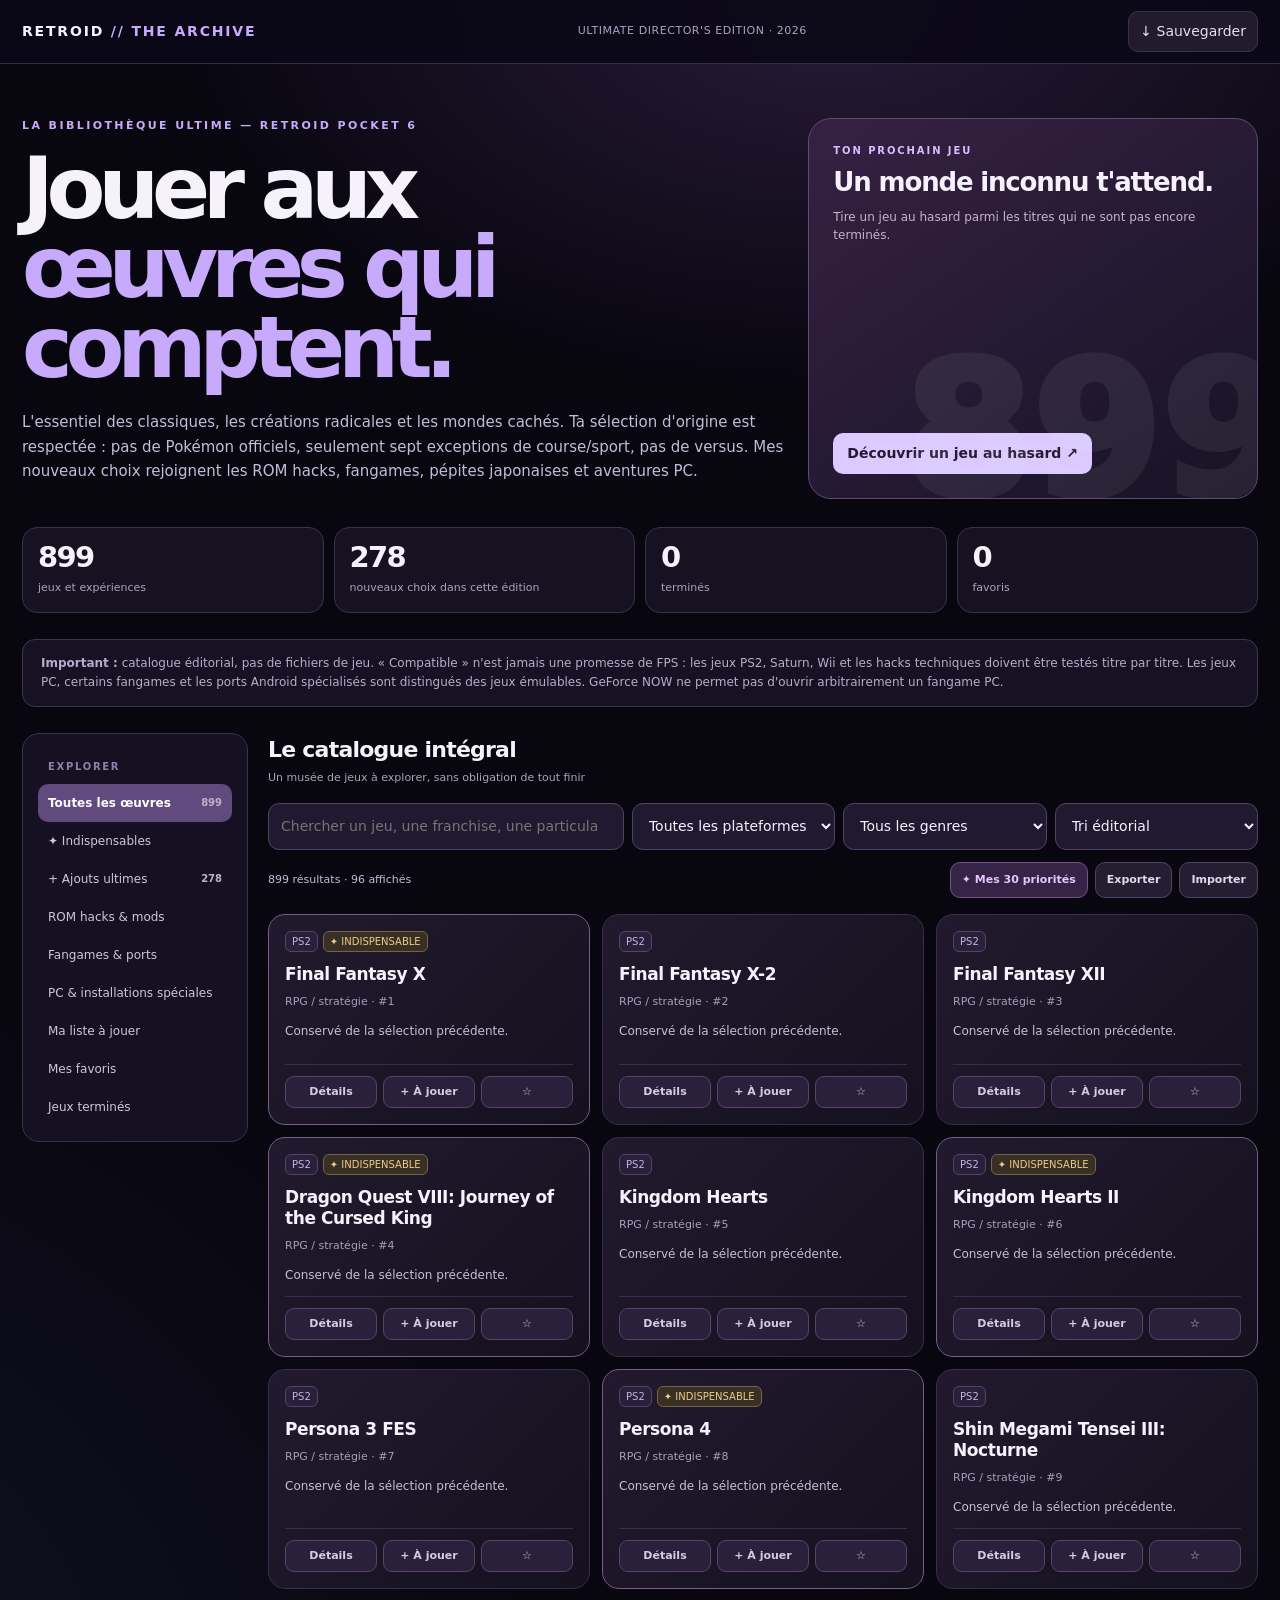
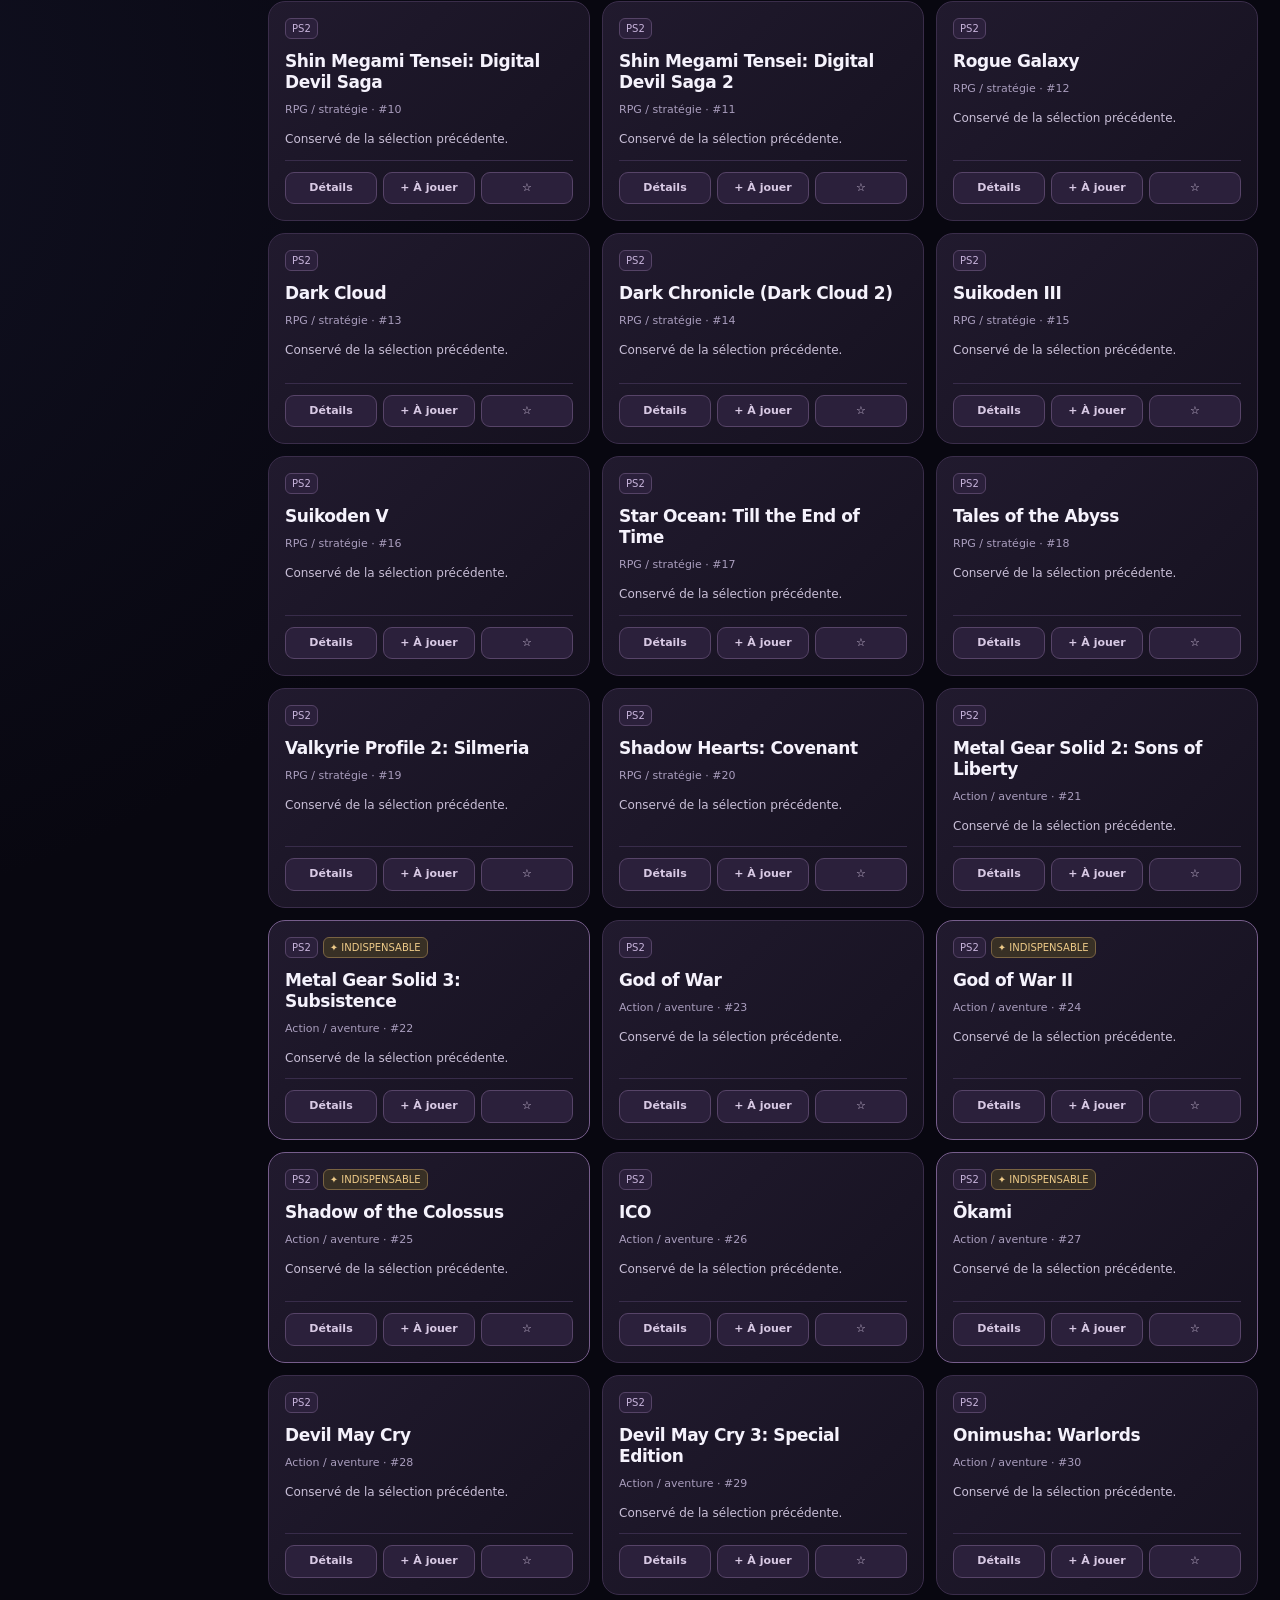
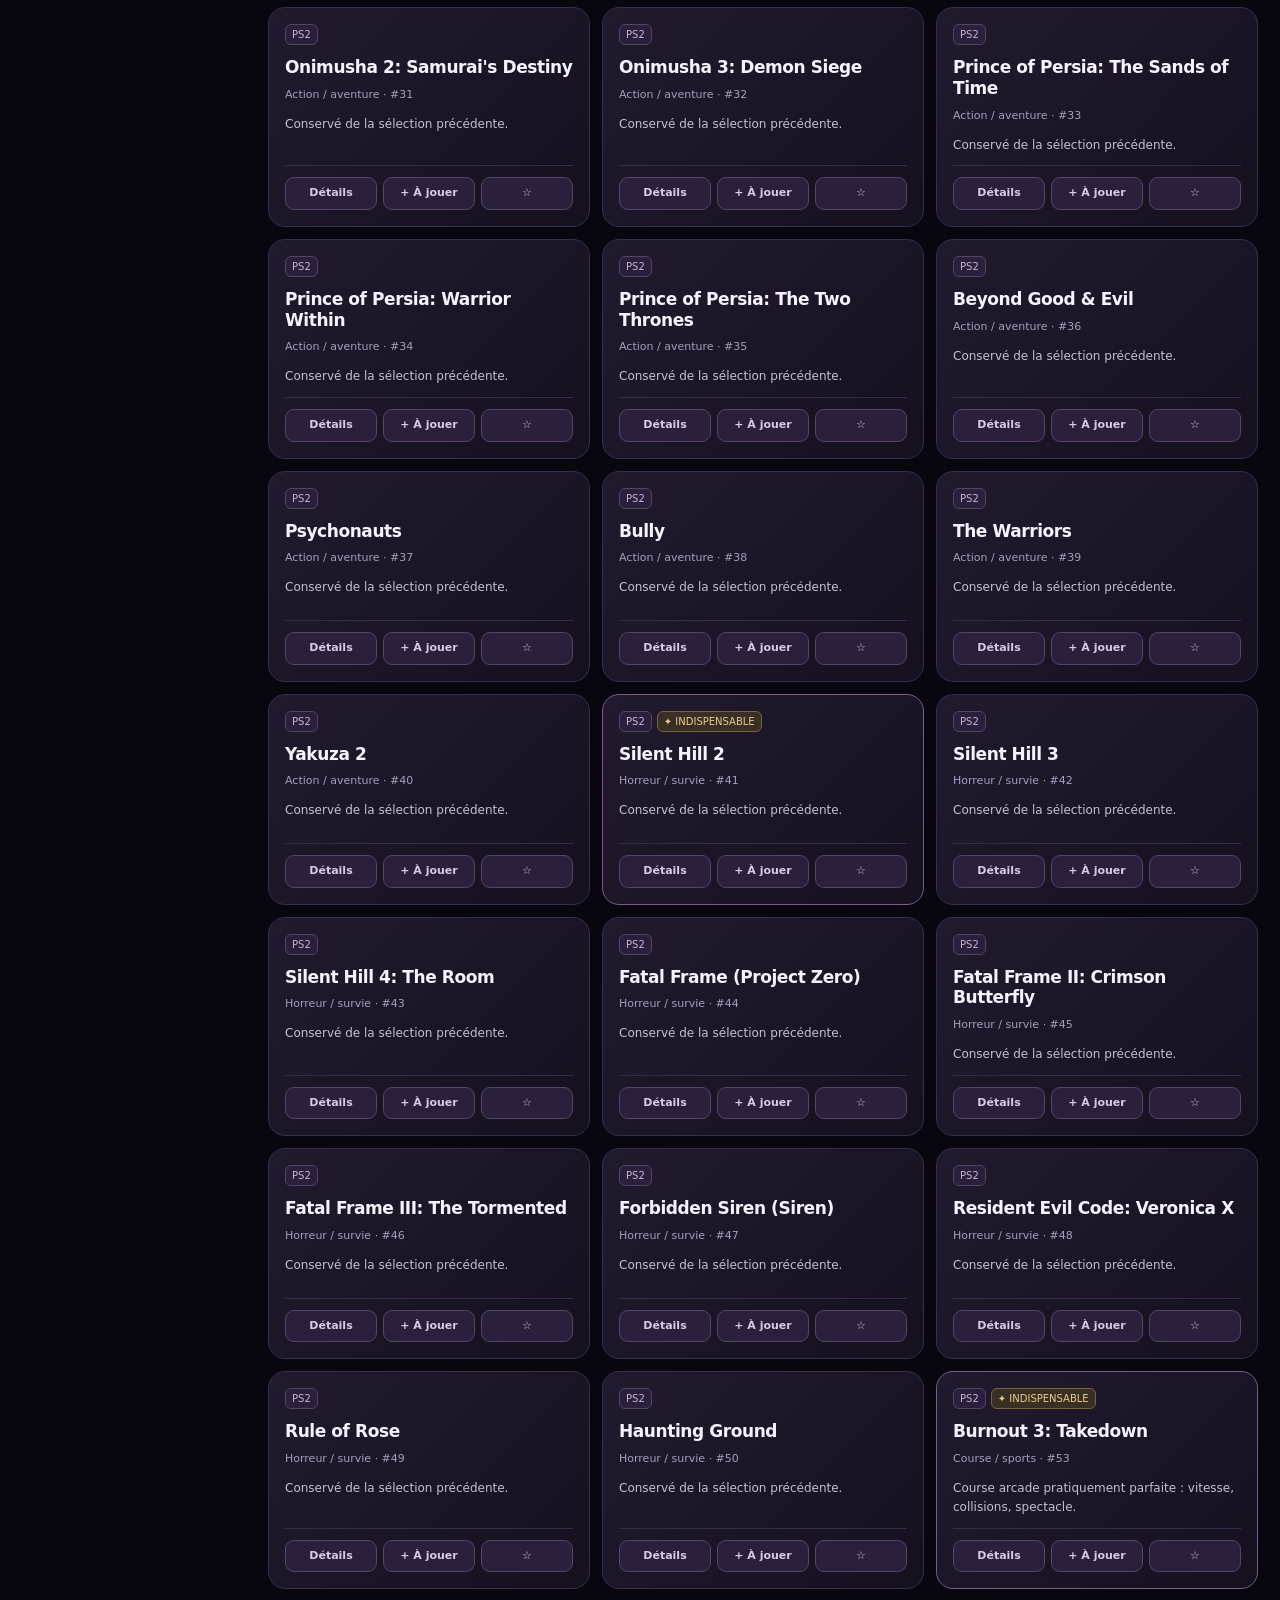
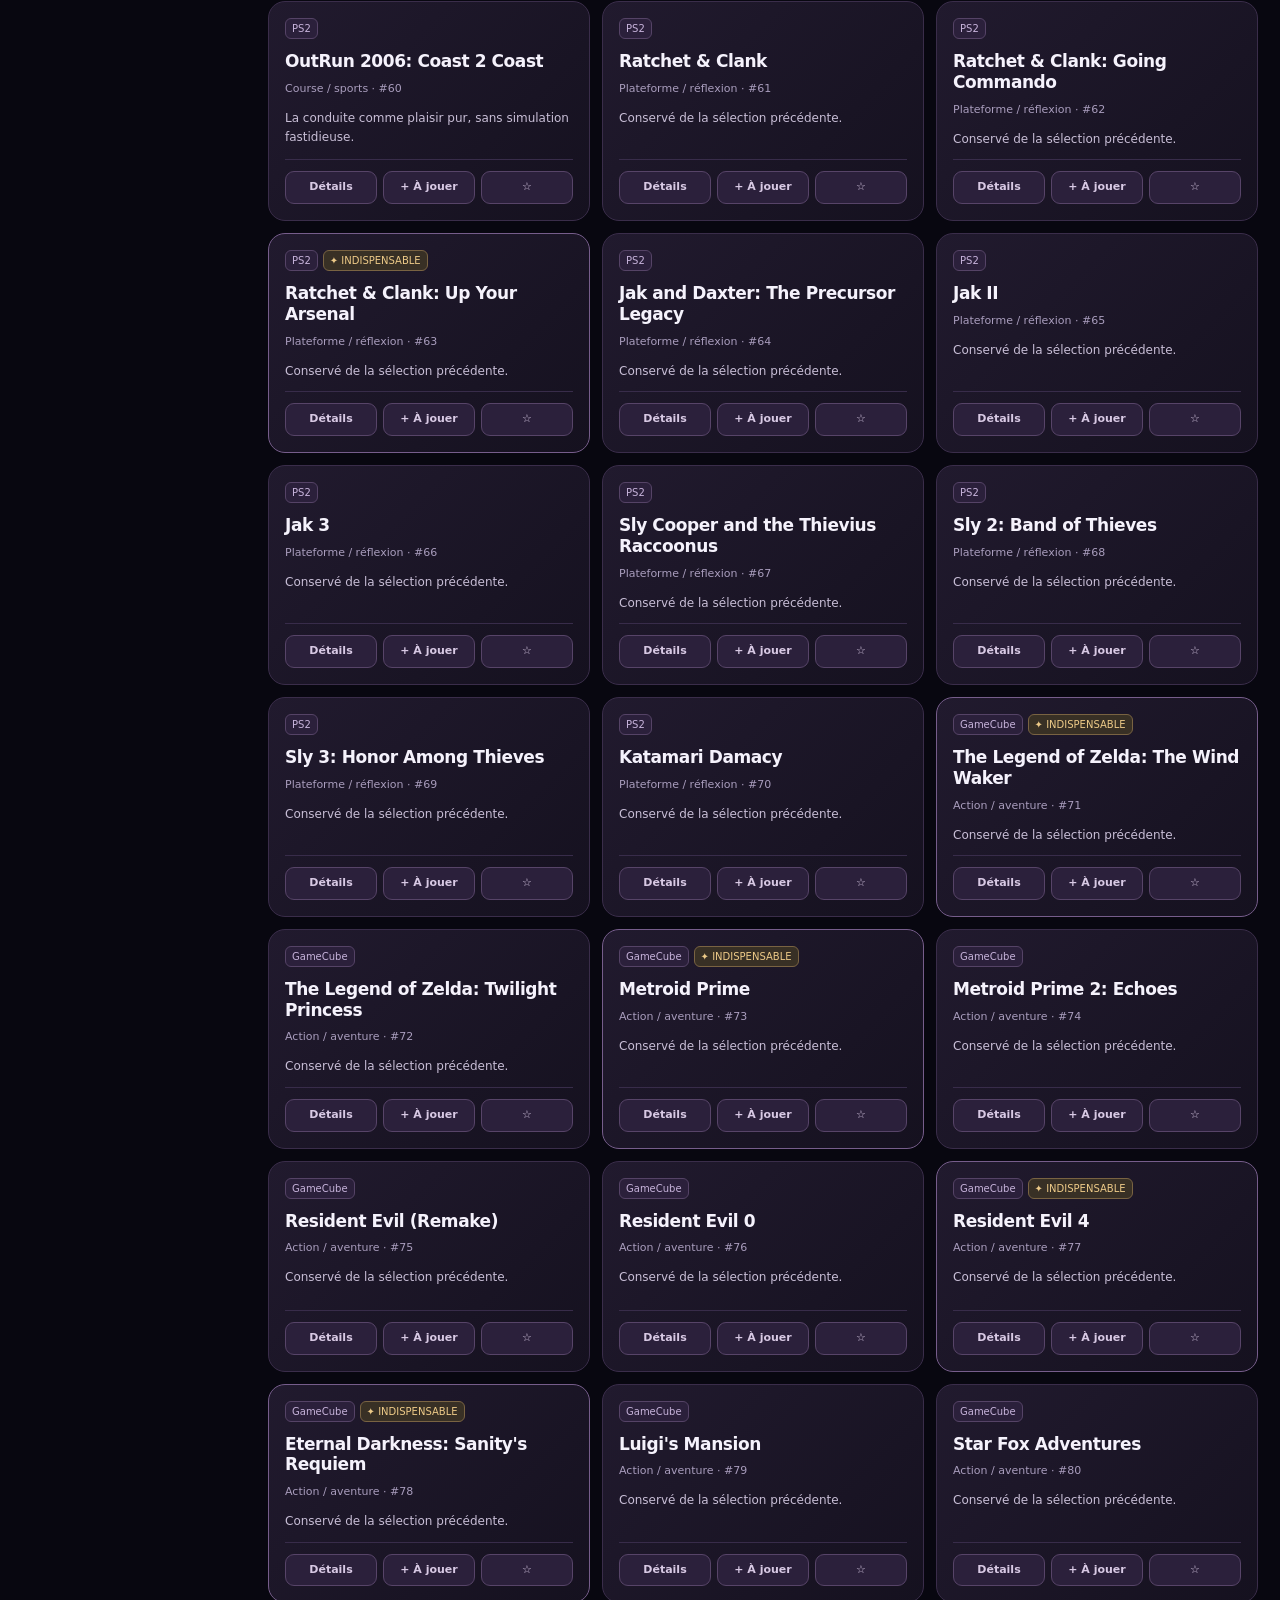
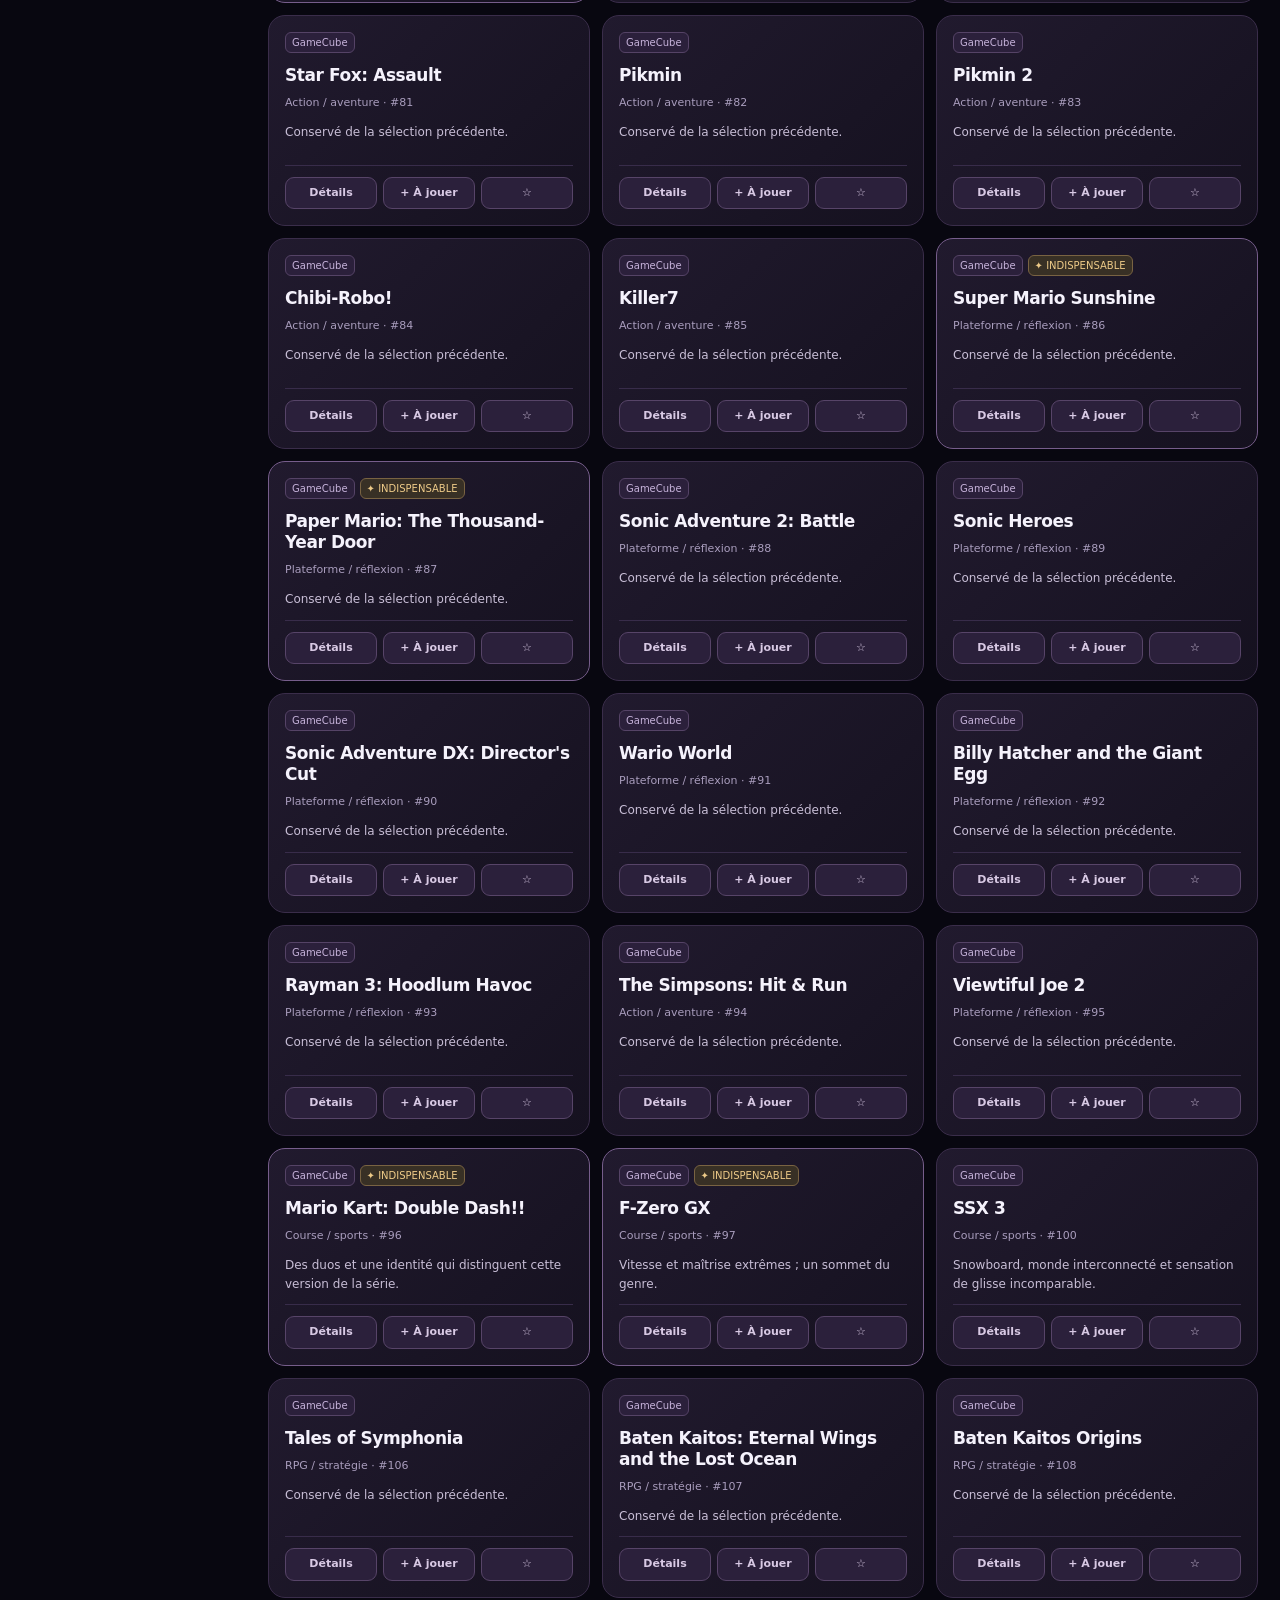
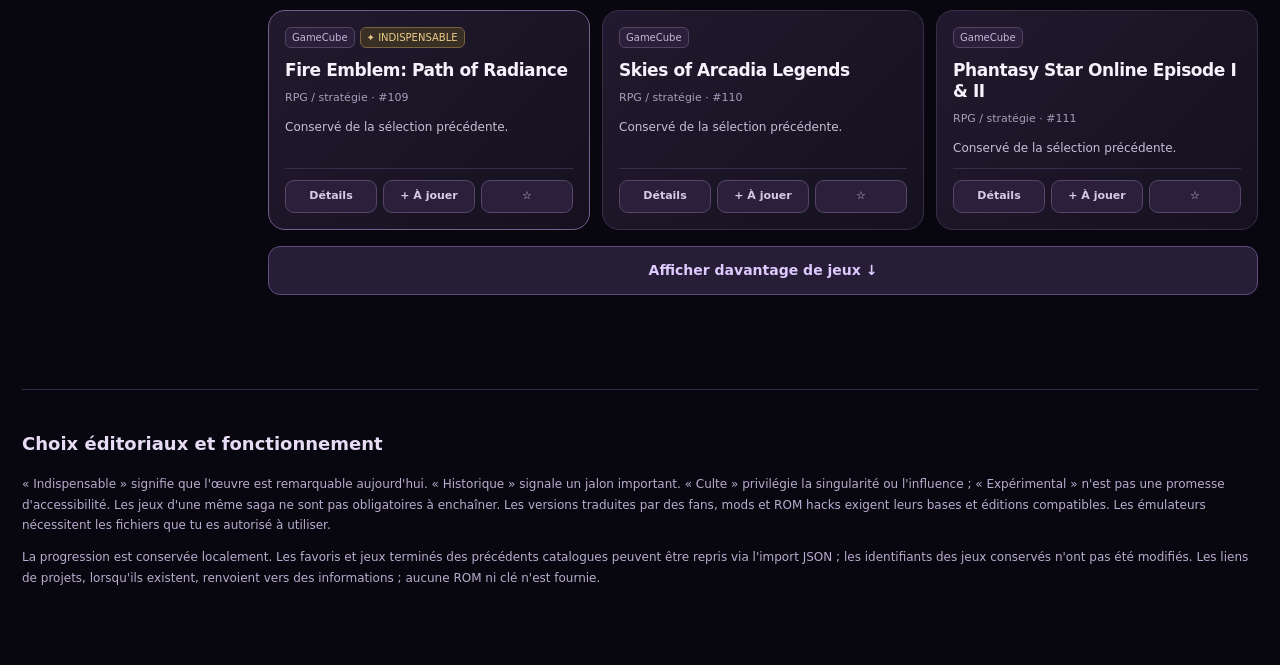
<file: docs/index.html>
<!doctype html><html lang="fr"><head><meta charset="utf-8"><meta name="viewport" content="width=device-width,initial-scale=1,viewport-fit=cover"><meta name="theme-color" content="#080710"><title>RETROID // THE ARCHIVE — Ultimate Edition</title>
<style>
:root{color-scheme:dark;--bg:#080710;--panel:#161322;--panel2:#211b30;--txt:#f5f2fc;--muted:#aaa3bf;--violet:#c7aafc;--line:#3b314f;--mint:#7fe1c2;--gold:#edca88;--pinky:#e6a3e6}*{box-sizing:border-box}html{scroll-behavior:smooth}body{background:radial-gradient(ellipse 650px 380px at 65% 0%,#56336c70,transparent),radial-gradient(ellipse 900px 800px at -25% 20%,#282b5150,transparent),var(--bg);margin:0;color:var(--txt);font:14px/1.5 system-ui,-apple-system,Segoe UI,Arial,sans-serif}button,input,select{font:inherit}button{cursor:pointer}button:focus-visible,select:focus-visible,input:focus-visible{outline:2px solid var(--violet);outline-offset:2px}a{color:#ddcaff}.app{max-width:1580px;margin:0 auto;padding:0 22px}.topnav{position:sticky;top:0;z-index:20;background:#0a0817e9;backdrop-filter:blur(20px);border-bottom:1px solid #352b47}.toprow{display:flex;justify-content:space-between;align-items:center;gap:16px;min-height:63px}.logo{font-weight:900;letter-spacing:.13em;font-size:14px}.logo b{color:var(--violet)}.topmeta{font-size:11px;color:var(--muted);letter-spacing:.05em}.topbtn{border:1px solid var(--line);color:#e7dcf5;background:#211b2d;border-radius:10px;padding:9px 11px}.hero{padding:54px 0 28px;display:grid;grid-template-columns:1.7fr 1fr;gap:22px}.kick{color:var(--violet);font-size:11px;font-weight:800;letter-spacing:.22em;text-transform:uppercase}.hero h1{font-weight:900;font-size:clamp(50px,6.7vw,101px);letter-spacing:-.085em;line-height:.93;margin:14px 0 22px}.hero h1 span{color:var(--violet)}.lede{font-size:15px;line-height:1.65;color:#c5bbd8;max-width:770px}.feature{background:linear-gradient(145deg,#362143,#171325);border:1px solid #644975;min-height:260px;border-radius:23px;padding:24px;display:flex;flex-direction:column;justify-content:space-between;position:relative;overflow:hidden}.feature:after{content:'899';position:absolute;right:-30px;bottom:-74px;font-size:185px;font-weight:1000;opacity:.065;pointer-events:none}.feature .label{color:#d6bffc;text-transform:uppercase;font-size:10px;font-weight:900;letter-spacing:.19em}.feature h2{font-size:26px;line-height:1.08;letter-spacing:-.045em;margin:10px 0}.feature p{color:#c5b5d0;font-size:12px}.feature button{align-self:flex-start;background:#dbc9ff;color:#241a31;border:0;border-radius:10px;padding:10px 14px;font-weight:800}.kpis{display:grid;grid-template-columns:repeat(4,1fr);gap:10px;margin:0 0 26px}.kpi{background:#171222;border:1px solid var(--line);border-radius:15px;padding:15px}.kpi strong{font-size:29px;line-height:1;display:block;letter-spacing:-.06em}.kpi span{font-size:11px;color:var(--muted);display:block;margin-top:8px}.disclaimer{font-size:12px;line-height:1.6;color:#b8accc;background:#161223;border:1px solid #423354;border-radius:13px;padding:14px 18px;margin:0 0 26px}.layout{display:grid;grid-template-columns:226px minmax(0,1fr);gap:20px;align-items:start}.sidebar{position:sticky;top:84px;background:#151122;border:1px solid var(--line);border-radius:17px;padding:15px}.sidehead{font-size:10px;font-weight:900;color:#8c82a7;letter-spacing:.17em;text-transform:uppercase;padding:10px}.sidebtn{display:flex;width:100%;justify-content:space-between;gap:10px;align-items:center;border:0;background:transparent;color:#cfc5e1;text-align:left;padding:10px 10px;border-radius:10px;font-size:12px}.sidebtn:hover{background:#2b203e}.sidebtn.active{background:#614b7e;color:white;font-weight:800}.sidebtn small{color:#bcb2ca;font-weight:700}.sectiontop{display:flex;align-items:center;justify-content:space-between;gap:14px;margin-bottom:16px}.sectiontop h2{margin:0;font-size:22px;letter-spacing:-.035em}.tagline{font-size:11px;color:var(--muted)}.toolbar{display:grid;grid-template-columns:minmax(180px,1.75fr) repeat(3,minmax(135px,1fr));gap:8px;margin-bottom:12px}.toolbar input,.toolbar select{color:var(--txt);background:#201a30;border:1px solid #514263;border-radius:11px;min-width:0;padding:12px}.tools2{display:flex;justify-content:space-between;flex-wrap:wrap;gap:9px;margin-bottom:16px}.tools2 .left,.tools2 .right{display:flex;gap:7px;flex-wrap:wrap}.pill{border:1px solid #524262;background:#251e33;color:#e3d9ec;border-radius:10px;padding:9px 11px;font-size:11px;font-weight:700}.pill:hover{background:#3a2c51}.pill.special{background:#352446;color:#e4c7ff;border-color:#73538b}.results{font-size:11px;color:#c7bad8;align-self:center}.cards{display:grid;grid-template-columns:repeat(auto-fill,minmax(240px,1fr));gap:12px}.game{border:1px solid #3a2d4a;background:linear-gradient(135deg,#211a2e,#15111f);border-radius:17px;min-height:211px;padding:16px;display:flex;flex-direction:column;justify-content:space-between;transition:transform .14s,border-color .14s}.game:hover{border-color:#7f67a3;transform:translateY(-2px)}.game.essentiel{border-color:#765d8b}.game .mini{display:flex;align-items:center;gap:5px;flex-wrap:wrap}.chip{display:inline-flex;border:1px solid #554366;border-radius:6px;padding:2px 6px;color:#c7b3db;font-size:10px;background:#2b203b}.chip.gold{color:var(--gold);border-color:#796342;background:#383025}.chip.new{color:#bdebd9;border-color:#44766a;background:#1d3a35}.game h3{font-size:17px;line-height:1.23;margin:12px 0 5px;letter-spacing:-.025em}.game .cat{font-size:11px;color:#a99dbd}.game .why{font-size:12px;line-height:1.55;color:#c8bed6;margin:11px 0;max-height:76px;overflow:hidden}.game .foot{display:flex;gap:6px;border-top:1px solid #382c4a;padding-top:11px}.game .foot button{flex:1;border:1px solid #574468;border-radius:9px;background:#2b203b;padding:7px 5px;color:#d8c9e4;font-size:11px;font-weight:650}.game .foot button.on{background:#72538d;border-color:#b6a0d2;color:white}.more{width:100%;margin:16px 0 50px;background:#261d36;border:1px solid #624c7f;color:#decaff;font-weight:800;padding:13px;border-radius:12px}.empty{padding:70px 10px;text-align:center;color:var(--muted)}.method{border-top:1px solid #392b4e;padding:24px 0 65px;margin-top:44px;font-size:12px;color:#b9acce;line-height:1.7}.method h2{color:#e7dbf5;font-size:18px}.method code{background:#262037;padding:2px 5px;border-radius:4px}.modal{border:none;max-width:min(600px,calc(100% - 26px));width:100%;background:linear-gradient(145deg,#252038,#120e1d);color:var(--txt);border:1px solid #8d6aaa;border-radius:22px;padding:28px;box-shadow:0 40px 120px #000a}.modal::backdrop{background:#090513df;backdrop-filter:blur(9px)}.modal h2{font-size:29px;letter-spacing:-.04em;line-height:1.2;margin:14px 0}.modal p{color:#c6b9d5}.modal .modal-actions{display:flex;gap:10px;margin-top:20px;flex-wrap:wrap}.modal button{padding:10px 12px;border:1px solid #765b90;background:#342647;color:#ead8ff;border-radius:10px}.modal .close{float:right}.modal .highlight{color:var(--violet);font-size:11px;font-weight:900;letter-spacing:.15em}.chiprow{display:flex;flex-wrap:wrap;gap:7px;margin:8px 0}.break{white-space:pre-wrap}.hidden{display:none!important}@media(max-width:1040px){.hero{grid-template-columns:1fr}.feature{min-height:170px}.layout{grid-template-columns:1fr}.sidebar{position:static;display:flex;gap:4px;overflow:auto;padding:8px}.sidehead{display:none}.sidebtn{white-space:nowrap;width:auto}.sidebar>.sidebtn{flex:0 0 auto}.sidebar .sidebtn small{display:none}.toolbar{grid-template-columns:1fr 1fr}.toolbar input{grid-column:1/-1}.toolbar select:last-child{grid-column:1/-1}}@media(max-width:600px){.app{padding:0 14px}.topmeta{display:none}.hero{padding-top:33px}.hero h1{font-size:56px}.feature:after{font-size:110px;bottom:-30px}.kpis{grid-template-columns:repeat(2,1fr)}.cards{grid-template-columns:1fr}.toolbar{grid-template-columns:1fr 1fr}.toolbar input{grid-column:1/-1}.toolbar select:nth-last-child(1){grid-column:1/-1}.sectiontop h2{font-size:20px}.modal{padding:19px}.tools2 .right{width:100%}}
</style></head><body>
<header class="topnav"><div class="app toprow"><div class="logo">RETROID <b>// THE ARCHIVE</b></div><div class="topmeta">ULTIMATE DIRECTOR'S EDITION · 2026</div><button class="topbtn" id="btnBackup">↓ Sauvegarder</button></div></header>
<main class="app">
<section class="hero"><div><div class="kick">La bibliothèque ultime — Retroid Pocket 6</div><h1>Jouer aux<br><span>œuvres qui comptent.</span></h1><p class="lede">L'essentiel des classiques, les créations radicales et les mondes cachés. Ta sélection d'origine est respectée : pas de Pokémon officiels, seulement sept exceptions de course/sport, pas de versus. Mes nouveaux choix rejoignent les ROM hacks, fangames, pépites japonaises et aventures PC.</p></div><div class="feature"><div><div class="label">TON PROCHAIN JEU</div><h2 id="randomTitle">Un monde inconnu t'attend.</h2><p id="randomDesc">Tire un jeu au hasard parmi les titres qui ne sont pas encore terminés.</p></div><button id="random">Découvrir un jeu au hasard ↗</button></div></section>
<section class="kpis"><div class="kpi"><strong id="total">—</strong><span>jeux et expériences</span></div><div class="kpi"><strong id="added">—</strong><span>nouveaux choix dans cette édition</span></div><div class="kpi"><strong id="progress">0</strong><span>terminés</span></div><div class="kpi"><strong id="favorites">0</strong><span>favoris</span></div></section>
<p class="disclaimer"><b>Important :</b> catalogue éditorial, pas de fichiers de jeu. « Compatible » n'est jamais une promesse de FPS : les jeux PS2, Saturn, Wii et les hacks techniques doivent être testés titre par titre. Les jeux PC, certains fangames et les ports Android spécialisés sont distingués des jeux émulables. GeForce NOW ne permet pas d'ouvrir arbitrairement un fangame PC.</p>
<section class="layout" id="library"><aside class="sidebar" id="sidebar"><div class="sidehead">EXPLORER</div><button class="sidebtn active" data-view="all">Toutes les œuvres <small id="ctAll"></small></button><button class="sidebtn" data-view="essential">✦ Indispensables</button><button class="sidebtn" data-view="new">+ Ajouts ultimes <small id="ctNew"></small></button><button class="sidebtn" data-view="hacks">ROM hacks & mods</button><button class="sidebtn" data-view="fans">Fangames & ports</button><button class="sidebtn" data-view="pc">PC & installations spéciales</button><button class="sidebtn" data-view="queue">Ma liste à jouer</button><button class="sidebtn" data-view="fav">Mes favoris</button><button class="sidebtn" data-view="done">Jeux terminés</button></aside>
<section><div class="sectiontop"><div><h2 id="viewTitle">Le catalogue intégral</h2><span class="tagline">Un musée de jeux à explorer, sans obligation de tout finir</span></div></div>
<div class="toolbar"><input id="search" type="search" placeholder="Chercher un jeu, une franchise, une particularité…" aria-label="Recherche"><select id="platform" aria-label="Plateforme"><option value="">Toutes les plateformes</option></select><select id="genre" aria-label="Genre"><option value="">Tous les genres</option></select><select id="sort" aria-label="Tri"><option value="editorial">Tri éditorial</option><option value="tier">Indispensables d'abord</option><option value="alpha">A → Z</option><option value="recent">Nouveautés d'abord</option></select></div>
<div class="tools2"><div class="left"><span id="counter" class="results"></span></div><div class="right"><button class="pill special" id="top30">✦ Mes 30 priorités</button><button class="pill" id="export">Exporter</button><button class="pill" id="import">Importer</button><input hidden type="file" id="inputfile" accept=".json,application/json"></div></div><div id="cards" class="cards"></div><p id="empty" class="empty" hidden>Rien ne correspond à ces filtres.</p><button class="more hidden" id="more">Afficher davantage de jeux ↓</button></section></section>
<section class="method"><h2>Choix éditoriaux et fonctionnement</h2><p>« Indispensable » signifie que l'œuvre est remarquable aujourd'hui. « Historique » signale un jalon important. « Culte » privilégie la singularité ou l'influence ; « Expérimental » n'est pas une promesse d'accessibilité. Les jeux d'une même saga ne sont pas obligatoires à enchaîner. Les versions traduites par des fans, mods et ROM hacks exigent leurs bases et éditions compatibles. Les émulateurs nécessitent les fichiers que tu es autorisé à utiliser.</p><p>La progression est conservée localement. Les favoris et jeux terminés des précédents catalogues peuvent être repris via l'import JSON ; les identifiants des jeux conservés n'ont pas été modifiés. Les liens de projets, lorsqu'ils existent, renvoient vers des informations ; aucune ROM ni clé n'est fournie.</p></section>
</main>
<dialog class="modal" id="details"><button class="close" id="close">✕ Fermer</button><div class="highlight">FICHE DE JEU</div><h2 id="dTitle"></h2><div id="dTags" class="chiprow"></div><p id="dReason" class="break"></p><p id="dDevice"></p><p id="dNotes"></p><p id="dLink"></p><div class="modal-actions" id="dActions"></div></dialog>
<script>
const GAMES=[{"id":1,"title":"Final Fantasy X","platform":"PS2","genre":"RPG / stratégie","priority":"Incontournable","status":"Réglages possibles","notes":"","source":"Original 400","reason":"","grade":"Incontournable","run_target":"Émulation Retroid (à tester)"},{"id":2,"title":"Final Fantasy X-2","platform":"PS2","genre":"RPG / stratégie","priority":"Sélection","status":"Réglages possibles","notes":"","source":"Original 400","reason":"","grade":"Sélection","run_target":"Émulation Retroid (à tester)"},{"id":3,"title":"Final Fantasy XII","platform":"PS2","genre":"RPG / stratégie","priority":"Sélection","status":"Réglages possibles","notes":"","source":"Original 400","reason":"","grade":"Sélection","run_target":"Émulation Retroid (à tester)"},{"id":4,"title":"Dragon Quest VIII: Journey of the Cursed King","platform":"PS2","genre":"RPG / stratégie","priority":"Incontournable","status":"Réglages possibles","notes":"","source":"Original 400","reason":"","grade":"Incontournable","run_target":"Émulation Retroid (à tester)"},{"id":5,"title":"Kingdom Hearts","platform":"PS2","genre":"RPG / stratégie","priority":"Sélection","status":"Réglages possibles","notes":"","source":"Original 400","reason":"","grade":"Sélection","run_target":"Émulation Retroid (à tester)"},{"id":6,"title":"Kingdom Hearts II","platform":"PS2","genre":"RPG / stratégie","priority":"Incontournable","status":"Réglages possibles","notes":"","source":"Original 400","reason":"","grade":"Incontournable","run_target":"Émulation Retroid (à tester)"},{"id":7,"title":"Persona 3 FES","platform":"PS2","genre":"RPG / stratégie","priority":"Sélection","status":"Réglages possibles","notes":"","source":"Original 400","reason":"","grade":"Sélection","run_target":"Émulation Retroid (à tester)"},{"id":8,"title":"Persona 4","platform":"PS2","genre":"RPG / stratégie","priority":"Incontournable","status":"Réglages possibles","notes":"","source":"Original 400","reason":"","grade":"Incontournable","run_target":"Émulation Retroid (à tester)"},{"id":9,"title":"Shin Megami Tensei III: Nocturne","platform":"PS2","genre":"RPG / stratégie","priority":"Sélection","status":"Réglages possibles","notes":"","source":"Original 400","reason":"","grade":"Sélection","run_target":"Émulation Retroid (à tester)"},{"id":10,"title":"Shin Megami Tensei: Digital Devil Saga","platform":"PS2","genre":"RPG / stratégie","priority":"Sélection","status":"Réglages possibles","notes":"","source":"Original 400","reason":"","grade":"Sélection","run_target":"Émulation Retroid (à tester)"},{"id":11,"title":"Shin Megami Tensei: Digital Devil Saga 2","platform":"PS2","genre":"RPG / stratégie","priority":"Sélection","status":"Réglages possibles","notes":"","source":"Original 400","reason":"","grade":"Sélection","run_target":"Émulation Retroid (à tester)"},{"id":12,"title":"Rogue Galaxy","platform":"PS2","genre":"RPG / stratégie","priority":"Sélection","status":"Réglages possibles","notes":"","source":"Original 400","reason":"","grade":"Sélection","run_target":"Émulation Retroid (à tester)"},{"id":13,"title":"Dark Cloud","platform":"PS2","genre":"RPG / stratégie","priority":"Sélection","status":"Réglages possibles","notes":"","source":"Original 400","reason":"","grade":"Sélection","run_target":"Émulation Retroid (à tester)"},{"id":14,"title":"Dark Chronicle (Dark Cloud 2)","platform":"PS2","genre":"RPG / stratégie","priority":"Sélection","status":"Réglages possibles","notes":"","source":"Original 400","reason":"","grade":"Sélection","run_target":"Émulation Retroid (à tester)"},{"id":15,"title":"Suikoden III","platform":"PS2","genre":"RPG / stratégie","priority":"Sélection","status":"Réglages possibles","notes":"","source":"Original 400","reason":"","grade":"Sélection","run_target":"Émulation Retroid (à tester)"},{"id":16,"title":"Suikoden V","platform":"PS2","genre":"RPG / stratégie","priority":"Sélection","status":"Réglages possibles","notes":"","source":"Original 400","reason":"","grade":"Sélection","run_target":"Émulation Retroid (à tester)"},{"id":17,"title":"Star Ocean: Till the End of Time","platform":"PS2","genre":"RPG / stratégie","priority":"Sélection","status":"Réglages possibles","notes":"","source":"Original 400","reason":"","grade":"Sélection","run_target":"Émulation Retroid (à tester)"},{"id":18,"title":"Tales of the Abyss","platform":"PS2","genre":"RPG / stratégie","priority":"Sélection","status":"Réglages possibles","notes":"","source":"Original 400","reason":"","grade":"Sélection","run_target":"Émulation Retroid (à tester)"},{"id":19,"title":"Valkyrie Profile 2: Silmeria","platform":"PS2","genre":"RPG / stratégie","priority":"Sélection","status":"Réglages possibles","notes":"","source":"Original 400","reason":"","grade":"Sélection","run_target":"Émulation Retroid (à tester)"},{"id":20,"title":"Shadow Hearts: Covenant","platform":"PS2","genre":"RPG / stratégie","priority":"Sélection","status":"Réglages possibles","notes":"","source":"Original 400","reason":"","grade":"Sélection","run_target":"Émulation Retroid (à tester)"},{"id":21,"title":"Metal Gear Solid 2: Sons of Liberty","platform":"PS2","genre":"Action / aventure","priority":"Sélection","status":"Réglages possibles","notes":"","source":"Original 400","reason":"","grade":"Sélection","run_target":"Émulation Retroid (à tester)"},{"id":22,"title":"Metal Gear Solid 3: Subsistence","platform":"PS2","genre":"Action / aventure","priority":"Incontournable","status":"Réglages possibles","notes":"","source":"Original 400","reason":"","grade":"Incontournable","run_target":"Émulation Retroid (à tester)"},{"id":23,"title":"God of War","platform":"PS2","genre":"Action / aventure","priority":"Sélection","status":"Réglages possibles","notes":"","source":"Original 400","reason":"","grade":"Sélection","run_target":"Émulation Retroid (à tester)"},{"id":24,"title":"God of War II","platform":"PS2","genre":"Action / aventure","priority":"Incontournable","status":"Réglages possibles","notes":"","source":"Original 400","reason":"","grade":"Incontournable","run_target":"Émulation Retroid (à tester)"},{"id":25,"title":"Shadow of the Colossus","platform":"PS2","genre":"Action / aventure","priority":"Incontournable","status":"Réglages possibles","notes":"","source":"Original 400","reason":"","grade":"Incontournable","run_target":"Émulation Retroid (à tester)"},{"id":26,"title":"ICO","platform":"PS2","genre":"Action / aventure","priority":"Sélection","status":"Réglages possibles","notes":"","source":"Original 400","reason":"","grade":"Sélection","run_target":"Émulation Retroid (à tester)"},{"id":27,"title":"Ōkami","platform":"PS2","genre":"Action / aventure","priority":"Incontournable","status":"Réglages possibles","notes":"","source":"Original 400","reason":"","grade":"Incontournable","run_target":"Émulation Retroid (à tester)"},{"id":28,"title":"Devil May Cry","platform":"PS2","genre":"Action / aventure","priority":"Sélection","status":"Réglages possibles","notes":"","source":"Original 400","reason":"","grade":"Sélection","run_target":"Émulation Retroid (à tester)"},{"id":29,"title":"Devil May Cry 3: Special Edition","platform":"PS2","genre":"Action / aventure","priority":"Sélection","status":"Réglages possibles","notes":"","source":"Original 400","reason":"","grade":"Sélection","run_target":"Émulation Retroid (à tester)"},{"id":30,"title":"Onimusha: Warlords","platform":"PS2","genre":"Action / aventure","priority":"Sélection","status":"Réglages possibles","notes":"","source":"Original 400","reason":"","grade":"Sélection","run_target":"Émulation Retroid (à tester)"},{"id":31,"title":"Onimusha 2: Samurai's Destiny","platform":"PS2","genre":"Action / aventure","priority":"Sélection","status":"Réglages possibles","notes":"","source":"Original 400","reason":"","grade":"Sélection","run_target":"Émulation Retroid (à tester)"},{"id":32,"title":"Onimusha 3: Demon Siege","platform":"PS2","genre":"Action / aventure","priority":"Sélection","status":"Réglages possibles","notes":"","source":"Original 400","reason":"","grade":"Sélection","run_target":"Émulation Retroid (à tester)"},{"id":33,"title":"Prince of Persia: The Sands of Time","platform":"PS2","genre":"Action / aventure","priority":"Sélection","status":"Réglages possibles","notes":"","source":"Original 400","reason":"","grade":"Sélection","run_target":"Émulation Retroid (à tester)"},{"id":34,"title":"Prince of Persia: Warrior Within","platform":"PS2","genre":"Action / aventure","priority":"Sélection","status":"Réglages possibles","notes":"","source":"Original 400","reason":"","grade":"Sélection","run_target":"Émulation Retroid (à tester)"},{"id":35,"title":"Prince of Persia: The Two Thrones","platform":"PS2","genre":"Action / aventure","priority":"Sélection","status":"Réglages possibles","notes":"","source":"Original 400","reason":"","grade":"Sélection","run_target":"Émulation Retroid (à tester)"},{"id":36,"title":"Beyond Good & Evil","platform":"PS2","genre":"Action / aventure","priority":"Sélection","status":"Réglages possibles","notes":"","source":"Original 400","reason":"","grade":"Sélection","run_target":"Émulation Retroid (à tester)"},{"id":37,"title":"Psychonauts","platform":"PS2","genre":"Action / aventure","priority":"Sélection","status":"Réglages possibles","notes":"","source":"Original 400","reason":"","grade":"Sélection","run_target":"Émulation Retroid (à tester)"},{"id":38,"title":"Bully","platform":"PS2","genre":"Action / aventure","priority":"Sélection","status":"Réglages possibles","notes":"","source":"Original 400","reason":"","grade":"Sélection","run_target":"Émulation Retroid (à tester)"},{"id":39,"title":"The Warriors","platform":"PS2","genre":"Action / aventure","priority":"Sélection","status":"Réglages possibles","notes":"","source":"Original 400","reason":"","grade":"Sélection","run_target":"Émulation Retroid (à tester)"},{"id":40,"title":"Yakuza 2","platform":"PS2","genre":"Action / aventure","priority":"Sélection","status":"Réglages possibles","notes":"","source":"Original 400","reason":"","grade":"Sélection","run_target":"Émulation Retroid (à tester)"},{"id":41,"title":"Silent Hill 2","platform":"PS2","genre":"Horreur / survie","priority":"Incontournable","status":"Réglages possibles","notes":"","source":"Original 400","reason":"","grade":"Incontournable","run_target":"Émulation Retroid (à tester)"},{"id":42,"title":"Silent Hill 3","platform":"PS2","genre":"Horreur / survie","priority":"Sélection","status":"Réglages possibles","notes":"","source":"Original 400","reason":"","grade":"Sélection","run_target":"Émulation Retroid (à tester)"},{"id":43,"title":"Silent Hill 4: The Room","platform":"PS2","genre":"Horreur / survie","priority":"Sélection","status":"Réglages possibles","notes":"","source":"Original 400","reason":"","grade":"Sélection","run_target":"Émulation Retroid (à tester)"},{"id":44,"title":"Fatal Frame (Project Zero)","platform":"PS2","genre":"Horreur / survie","priority":"Sélection","status":"Réglages possibles","notes":"","source":"Original 400","reason":"","grade":"Sélection","run_target":"Émulation Retroid (à tester)"},{"id":45,"title":"Fatal Frame II: Crimson Butterfly","platform":"PS2","genre":"Horreur / survie","priority":"Sélection","status":"Réglages possibles","notes":"","source":"Original 400","reason":"","grade":"Sélection","run_target":"Émulation Retroid (à tester)"},{"id":46,"title":"Fatal Frame III: The Tormented","platform":"PS2","genre":"Horreur / survie","priority":"Sélection","status":"Réglages possibles","notes":"","source":"Original 400","reason":"","grade":"Sélection","run_target":"Émulation Retroid (à tester)"},{"id":47,"title":"Forbidden Siren (Siren)","platform":"PS2","genre":"Horreur / survie","priority":"Sélection","status":"Réglages possibles","notes":"","source":"Original 400","reason":"","grade":"Sélection","run_target":"Émulation Retroid (à tester)"},{"id":48,"title":"Resident Evil Code: Veronica X","platform":"PS2","genre":"Horreur / survie","priority":"Sélection","status":"Réglages possibles","notes":"","source":"Original 400","reason":"","grade":"Sélection","run_target":"Émulation Retroid (à tester)"},{"id":49,"title":"Rule of Rose","platform":"PS2","genre":"Horreur / survie","priority":"Sélection","status":"Réglages possibles","notes":"","source":"Original 400","reason":"","grade":"Sélection","run_target":"Émulation Retroid (à tester)"},{"id":50,"title":"Haunting Ground","platform":"PS2","genre":"Horreur / survie","priority":"Sélection","status":"Réglages possibles","notes":"","source":"Original 400","reason":"","grade":"Sélection","run_target":"Émulation Retroid (à tester)"},{"id":53,"title":"Burnout 3: Takedown","platform":"PS2","genre":"Course / sports","priority":"Incontournable","status":"Réglages possibles","notes":"","source":"Original 400","reason":"Course arcade pratiquement parfaite : vitesse, collisions, spectacle.","grade":"Incontournable","run_target":"Émulation Retroid (à tester)"},{"id":60,"title":"OutRun 2006: Coast 2 Coast","platform":"PS2","genre":"Course / sports","priority":"Sélection","status":"Réglages possibles","notes":"","source":"Original 400","reason":"La conduite comme plaisir pur, sans simulation fastidieuse.","grade":"Sélection","run_target":"Émulation Retroid (à tester)"},{"id":61,"title":"Ratchet & Clank","platform":"PS2","genre":"Plateforme / réflexion","priority":"Sélection","status":"Réglages possibles","notes":"","source":"Original 400","reason":"","grade":"Sélection","run_target":"Émulation Retroid (à tester)"},{"id":62,"title":"Ratchet & Clank: Going Commando","platform":"PS2","genre":"Plateforme / réflexion","priority":"Sélection","status":"Réglages possibles","notes":"","source":"Original 400","reason":"","grade":"Sélection","run_target":"Émulation Retroid (à tester)"},{"id":63,"title":"Ratchet & Clank: Up Your Arsenal","platform":"PS2","genre":"Plateforme / réflexion","priority":"Incontournable","status":"Réglages possibles","notes":"","source":"Original 400","reason":"","grade":"Incontournable","run_target":"Émulation Retroid (à tester)"},{"id":64,"title":"Jak and Daxter: The Precursor Legacy","platform":"PS2","genre":"Plateforme / réflexion","priority":"Sélection","status":"Réglages possibles","notes":"","source":"Original 400","reason":"","grade":"Sélection","run_target":"Émulation Retroid (à tester)"},{"id":65,"title":"Jak II","platform":"PS2","genre":"Plateforme / réflexion","priority":"Sélection","status":"Réglages possibles","notes":"","source":"Original 400","reason":"","grade":"Sélection","run_target":"Émulation Retroid (à tester)"},{"id":66,"title":"Jak 3","platform":"PS2","genre":"Plateforme / réflexion","priority":"Sélection","status":"Réglages possibles","notes":"","source":"Original 400","reason":"","grade":"Sélection","run_target":"Émulation Retroid (à tester)"},{"id":67,"title":"Sly Cooper and the Thievius Raccoonus","platform":"PS2","genre":"Plateforme / réflexion","priority":"Sélection","status":"Réglages possibles","notes":"","source":"Original 400","reason":"","grade":"Sélection","run_target":"Émulation Retroid (à tester)"},{"id":68,"title":"Sly 2: Band of Thieves","platform":"PS2","genre":"Plateforme / réflexion","priority":"Sélection","status":"Réglages possibles","notes":"","source":"Original 400","reason":"","grade":"Sélection","run_target":"Émulation Retroid (à tester)"},{"id":69,"title":"Sly 3: Honor Among Thieves","platform":"PS2","genre":"Plateforme / réflexion","priority":"Sélection","status":"Réglages possibles","notes":"","source":"Original 400","reason":"","grade":"Sélection","run_target":"Émulation Retroid (à tester)"},{"id":70,"title":"Katamari Damacy","platform":"PS2","genre":"Plateforme / réflexion","priority":"Sélection","status":"Réglages possibles","notes":"","source":"Original 400","reason":"","grade":"Sélection","run_target":"Émulation Retroid (à tester)"},{"id":71,"title":"The Legend of Zelda: The Wind Waker","platform":"GameCube","genre":"Action / aventure","priority":"Incontournable","status":"Réglages possibles","notes":"","source":"Original 400","reason":"","grade":"Incontournable","run_target":"Émulation Retroid (à tester)"},{"id":72,"title":"The Legend of Zelda: Twilight Princess","platform":"GameCube","genre":"Action / aventure","priority":"Sélection","status":"Réglages possibles","notes":"","source":"Original 400","reason":"","grade":"Sélection","run_target":"Émulation Retroid (à tester)"},{"id":73,"title":"Metroid Prime","platform":"GameCube","genre":"Action / aventure","priority":"Incontournable","status":"Réglages possibles","notes":"","source":"Original 400","reason":"","grade":"Incontournable","run_target":"Émulation Retroid (à tester)"},{"id":74,"title":"Metroid Prime 2: Echoes","platform":"GameCube","genre":"Action / aventure","priority":"Sélection","status":"Réglages possibles","notes":"","source":"Original 400","reason":"","grade":"Sélection","run_target":"Émulation Retroid (à tester)"},{"id":75,"title":"Resident Evil (Remake)","platform":"GameCube","genre":"Action / aventure","priority":"Sélection","status":"Réglages possibles","notes":"","source":"Original 400","reason":"","grade":"Sélection","run_target":"Émulation Retroid (à tester)"},{"id":76,"title":"Resident Evil 0","platform":"GameCube","genre":"Action / aventure","priority":"Sélection","status":"Réglages possibles","notes":"","source":"Original 400","reason":"","grade":"Sélection","run_target":"Émulation Retroid (à tester)"},{"id":77,"title":"Resident Evil 4","platform":"GameCube","genre":"Action / aventure","priority":"Incontournable","status":"Réglages possibles","notes":"","source":"Original 400","reason":"","grade":"Incontournable","run_target":"Émulation Retroid (à tester)"},{"id":78,"title":"Eternal Darkness: Sanity's Requiem","platform":"GameCube","genre":"Action / aventure","priority":"Incontournable","status":"Réglages possibles","notes":"","source":"Original 400","reason":"","grade":"Incontournable","run_target":"Émulation Retroid (à tester)"},{"id":79,"title":"Luigi's Mansion","platform":"GameCube","genre":"Action / aventure","priority":"Sélection","status":"Réglages possibles","notes":"","source":"Original 400","reason":"","grade":"Sélection","run_target":"Émulation Retroid (à tester)"},{"id":80,"title":"Star Fox Adventures","platform":"GameCube","genre":"Action / aventure","priority":"Sélection","status":"Réglages possibles","notes":"","source":"Original 400","reason":"","grade":"Sélection","run_target":"Émulation Retroid (à tester)"},{"id":81,"title":"Star Fox: Assault","platform":"GameCube","genre":"Action / aventure","priority":"Sélection","status":"Réglages possibles","notes":"","source":"Original 400","reason":"","grade":"Sélection","run_target":"Émulation Retroid (à tester)"},{"id":82,"title":"Pikmin","platform":"GameCube","genre":"Action / aventure","priority":"Sélection","status":"Réglages possibles","notes":"","source":"Original 400","reason":"","grade":"Sélection","run_target":"Émulation Retroid (à tester)"},{"id":83,"title":"Pikmin 2","platform":"GameCube","genre":"Action / aventure","priority":"Sélection","status":"Réglages possibles","notes":"","source":"Original 400","reason":"","grade":"Sélection","run_target":"Émulation Retroid (à tester)"},{"id":84,"title":"Chibi-Robo!","platform":"GameCube","genre":"Action / aventure","priority":"Sélection","status":"Réglages possibles","notes":"","source":"Original 400","reason":"","grade":"Sélection","run_target":"Émulation Retroid (à tester)"},{"id":85,"title":"Killer7","platform":"GameCube","genre":"Action / aventure","priority":"Sélection","status":"Réglages possibles","notes":"","source":"Original 400","reason":"","grade":"Sélection","run_target":"Émulation Retroid (à tester)"},{"id":86,"title":"Super Mario Sunshine","platform":"GameCube","genre":"Plateforme / réflexion","priority":"Incontournable","status":"Réglages possibles","notes":"","source":"Original 400","reason":"","grade":"Incontournable","run_target":"Émulation Retroid (à tester)"},{"id":87,"title":"Paper Mario: The Thousand-Year Door","platform":"GameCube","genre":"Plateforme / réflexion","priority":"Incontournable","status":"Réglages possibles","notes":"","source":"Original 400","reason":"","grade":"Incontournable","run_target":"Émulation Retroid (à tester)"},{"id":88,"title":"Sonic Adventure 2: Battle","platform":"GameCube","genre":"Plateforme / réflexion","priority":"Sélection","status":"Réglages possibles","notes":"","source":"Original 400","reason":"","grade":"Sélection","run_target":"Émulation Retroid (à tester)"},{"id":89,"title":"Sonic Heroes","platform":"GameCube","genre":"Plateforme / réflexion","priority":"Sélection","status":"Réglages possibles","notes":"","source":"Original 400","reason":"","grade":"Sélection","run_target":"Émulation Retroid (à tester)"},{"id":90,"title":"Sonic Adventure DX: Director's Cut","platform":"GameCube","genre":"Plateforme / réflexion","priority":"Sélection","status":"Réglages possibles","notes":"","source":"Original 400","reason":"","grade":"Sélection","run_target":"Émulation Retroid (à tester)"},{"id":91,"title":"Wario World","platform":"GameCube","genre":"Plateforme / réflexion","priority":"Sélection","status":"Réglages possibles","notes":"","source":"Original 400","reason":"","grade":"Sélection","run_target":"Émulation Retroid (à tester)"},{"id":92,"title":"Billy Hatcher and the Giant Egg","platform":"GameCube","genre":"Plateforme / réflexion","priority":"Sélection","status":"Réglages possibles","notes":"","source":"Original 400","reason":"","grade":"Sélection","run_target":"Émulation Retroid (à tester)"},{"id":93,"title":"Rayman 3: Hoodlum Havoc","platform":"GameCube","genre":"Plateforme / réflexion","priority":"Sélection","status":"Réglages possibles","notes":"","source":"Original 400","reason":"","grade":"Sélection","run_target":"Émulation Retroid (à tester)"},{"id":94,"title":"The Simpsons: Hit & Run","platform":"GameCube","genre":"Action / aventure","priority":"Sélection","status":"Réglages possibles","notes":"","source":"Original 400","reason":"","grade":"Sélection","run_target":"Émulation Retroid (à tester)"},{"id":95,"title":"Viewtiful Joe 2","platform":"GameCube","genre":"Plateforme / réflexion","priority":"Sélection","status":"Réglages possibles","notes":"","source":"Original 400","reason":"","grade":"Sélection","run_target":"Émulation Retroid (à tester)"},{"id":96,"title":"Mario Kart: Double Dash!!","platform":"GameCube","genre":"Course / sports","priority":"Incontournable","status":"Réglages possibles","notes":"","source":"Original 400","reason":"Des duos et une identité qui distinguent cette version de la série.","grade":"Incontournable","run_target":"Émulation Retroid (à tester)"},{"id":97,"title":"F-Zero GX","platform":"GameCube","genre":"Course / sports","priority":"Incontournable","status":"Réglages possibles","notes":"","source":"Original 400","reason":"Vitesse et maîtrise extrêmes ; un sommet du genre.","grade":"Incontournable","run_target":"Émulation Retroid (à tester)"},{"id":100,"title":"SSX 3","platform":"GameCube","genre":"Course / sports","priority":"Sélection","status":"Réglages possibles","notes":"","source":"Original 400","reason":"Snowboard, monde interconnecté et sensation de glisse incomparable.","grade":"Sélection","run_target":"Émulation Retroid (à tester)"},{"id":106,"title":"Tales of Symphonia","platform":"GameCube","genre":"RPG / stratégie","priority":"Sélection","status":"Réglages possibles","notes":"","source":"Original 400","reason":"","grade":"Sélection","run_target":"Émulation Retroid (à tester)"},{"id":107,"title":"Baten Kaitos: Eternal Wings and the Lost Ocean","platform":"GameCube","genre":"RPG / stratégie","priority":"Sélection","status":"Réglages possibles","notes":"","source":"Original 400","reason":"","grade":"Sélection","run_target":"Émulation Retroid (à tester)"},{"id":108,"title":"Baten Kaitos Origins","platform":"GameCube","genre":"RPG / stratégie","priority":"Sélection","status":"Réglages possibles","notes":"","source":"Original 400","reason":"","grade":"Sélection","run_target":"Émulation Retroid (à tester)"},{"id":109,"title":"Fire Emblem: Path of Radiance","platform":"GameCube","genre":"RPG / stratégie","priority":"Incontournable","status":"Réglages possibles","notes":"","source":"Original 400","reason":"","grade":"Incontournable","run_target":"Émulation Retroid (à tester)"},{"id":110,"title":"Skies of Arcadia Legends","platform":"GameCube","genre":"RPG / stratégie","priority":"Sélection","status":"Réglages possibles","notes":"","source":"Original 400","reason":"","grade":"Sélection","run_target":"Émulation Retroid (à tester)"},{"id":111,"title":"Phantasy Star Online Episode I & II","platform":"GameCube","genre":"RPG / stratégie","priority":"Sélection","status":"Réglages possibles","notes":"","source":"Original 400","reason":"","grade":"Sélection","run_target":"Émulation Retroid (à tester)"},{"id":114,"title":"Final Fantasy Crystal Chronicles","platform":"GameCube","genre":"RPG / stratégie","priority":"Sélection","status":"Réglages possibles","notes":"","source":"Original 400","reason":"","grade":"Sélection","run_target":"Émulation Retroid (à tester)"},{"id":115,"title":"Harvest Moon: A Wonderful Life","platform":"GameCube","genre":"RPG / stratégie","priority":"Sélection","status":"Réglages possibles","notes":"","source":"Original 400","reason":"","grade":"Sélection","run_target":"Émulation Retroid (à tester)"},{"id":116,"title":"Super Mario Galaxy","platform":"Wii","genre":"Plateforme / réflexion","priority":"Incontournable","status":"Réglages possibles","notes":"Commandes Wii : configuration des mouvements ou du pointeur à prévoir.","source":"Original 400","reason":"","grade":"Incontournable","run_target":"Émulation Retroid (à tester)"},{"id":117,"title":"Super Mario Galaxy 2","platform":"Wii","genre":"Plateforme / réflexion","priority":"Incontournable","status":"Réglages possibles","notes":"Commandes Wii : configuration des mouvements ou du pointeur à prévoir.","source":"Original 400","reason":"","grade":"Incontournable","run_target":"Émulation Retroid (à tester)"},{"id":118,"title":"New Super Mario Bros. Wii","platform":"Wii","genre":"Plateforme / réflexion","priority":"Sélection","status":"Réglages possibles","notes":"","source":"Original 400","reason":"","grade":"Sélection","run_target":"Émulation Retroid (à tester)"},{"id":119,"title":"Donkey Kong Country Returns","platform":"Wii","genre":"Plateforme / réflexion","priority":"Sélection","status":"Réglages possibles","notes":"Commandes Wii : configuration des mouvements ou du pointeur à prévoir.","source":"Original 400","reason":"","grade":"Sélection","run_target":"Émulation Retroid (à tester)"},{"id":120,"title":"Kirby's Return to Dream Land","platform":"Wii","genre":"Plateforme / réflexion","priority":"Sélection","status":"Réglages possibles","notes":"","source":"Original 400","reason":"","grade":"Sélection","run_target":"Émulation Retroid (à tester)"},{"id":121,"title":"Kirby's Epic Yarn","platform":"Wii","genre":"Plateforme / réflexion","priority":"Sélection","status":"Réglages possibles","notes":"","source":"Original 400","reason":"","grade":"Sélection","run_target":"Émulation Retroid (à tester)"},{"id":122,"title":"Wario Land: Shake It!","platform":"Wii","genre":"Plateforme / réflexion","priority":"Sélection","status":"Réglages possibles","notes":"Commandes Wii : configuration des mouvements ou du pointeur à prévoir.","source":"Original 400","reason":"","grade":"Sélection","run_target":"Émulation Retroid (à tester)"},{"id":123,"title":"Sonic Colors","platform":"Wii","genre":"Plateforme / réflexion","priority":"Sélection","status":"Réglages possibles","notes":"","source":"Original 400","reason":"","grade":"Sélection","run_target":"Émulation Retroid (à tester)"},{"id":124,"title":"The Legend of Zelda: Skyward Sword","platform":"Wii","genre":"Action / aventure","priority":"Sélection","status":"Réglages possibles","notes":"Commandes Wii : configuration des mouvements ou du pointeur à prévoir.","source":"Original 400","reason":"","grade":"Sélection","run_target":"Émulation Retroid (à tester)"},{"id":125,"title":"Metroid Prime 3: Corruption","platform":"Wii","genre":"Action / aventure","priority":"Sélection","status":"Réglages possibles","notes":"Commandes Wii : configuration des mouvements ou du pointeur à prévoir.","source":"Original 400","reason":"","grade":"Sélection","run_target":"Émulation Retroid (à tester)"},{"id":126,"title":"Metroid: Other M","platform":"Wii","genre":"Action / aventure","priority":"Sélection","status":"Réglages possibles","notes":"","source":"Original 400","reason":"","grade":"Sélection","run_target":"Émulation Retroid (à tester)"},{"id":127,"title":"Sin & Punishment: Star Successor","platform":"Wii","genre":"Action / aventure","priority":"Sélection","status":"Réglages possibles","notes":"Commandes Wii : configuration des mouvements ou du pointeur à prévoir.","source":"Original 400","reason":"","grade":"Sélection","run_target":"Émulation Retroid (à tester)"},{"id":128,"title":"Muramasa: The Demon Blade","platform":"Wii","genre":"Action / aventure","priority":"Incontournable","status":"Réglages possibles","notes":"","source":"Original 400","reason":"","grade":"Incontournable","run_target":"Émulation Retroid (à tester)"},{"id":129,"title":"No More Heroes","platform":"Wii","genre":"Action / aventure","priority":"Sélection","status":"Réglages possibles","notes":"Commandes Wii : configuration des mouvements ou du pointeur à prévoir.","source":"Original 400","reason":"","grade":"Sélection","run_target":"Émulation Retroid (à tester)"},{"id":130,"title":"No More Heroes 2: Desperate Struggle","platform":"Wii","genre":"Action / aventure","priority":"Sélection","status":"Réglages possibles","notes":"Commandes Wii : configuration des mouvements ou du pointeur à prévoir.","source":"Original 400","reason":"","grade":"Sélection","run_target":"Émulation Retroid (à tester)"},{"id":131,"title":"Klonoa (Wii)","platform":"Wii","genre":"Action / aventure","priority":"Sélection","status":"Réglages possibles","notes":"","source":"Original 400","reason":"","grade":"Sélection","run_target":"Émulation Retroid (à tester)"},{"id":132,"title":"Xenoblade Chronicles","platform":"Wii","genre":"RPG / stratégie","priority":"Incontournable","status":"Réglages possibles","notes":"","source":"Original 400","reason":"","grade":"Incontournable","run_target":"Émulation Retroid (à tester)"},{"id":133,"title":"The Last Story","platform":"Wii","genre":"RPG / stratégie","priority":"Sélection","status":"Réglages possibles","notes":"","source":"Original 400","reason":"","grade":"Sélection","run_target":"Émulation Retroid (à tester)"},{"id":134,"title":"Pandora's Tower","platform":"Wii","genre":"RPG / stratégie","priority":"Sélection","status":"Réglages possibles","notes":"","source":"Original 400","reason":"","grade":"Sélection","run_target":"Émulation Retroid (à tester)"},{"id":136,"title":"Crisis Core: Final Fantasy VII","platform":"PSP","genre":"RPG / stratégie","priority":"Incontournable","status":"Très adapté","notes":"","source":"Original 400","reason":"","grade":"Incontournable","run_target":"Émulation Retroid (à tester)"},{"id":137,"title":"Final Fantasy Tactics: The War of the Lions","platform":"PSP","genre":"RPG / stratégie","priority":"Sélection","status":"Très adapté","notes":"","source":"Original 400","reason":"","grade":"Sélection","run_target":"Émulation Retroid (à tester)"},{"id":138,"title":"Persona 3 Portable","platform":"PSP","genre":"RPG / stratégie","priority":"Incontournable","status":"Très adapté","notes":"","source":"Original 400","reason":"","grade":"Incontournable","run_target":"Émulation Retroid (à tester)"},{"id":139,"title":"Jeanne d'Arc","platform":"PSP","genre":"RPG / stratégie","priority":"Incontournable","status":"Très adapté","notes":"","source":"Original 400","reason":"","grade":"Incontournable","run_target":"Émulation Retroid (à tester)"},{"id":140,"title":"Tactics Ogre: Let Us Cling Together","platform":"PSP","genre":"RPG / stratégie","priority":"Sélection","status":"Très adapté","notes":"","source":"Original 400","reason":"","grade":"Sélection","run_target":"Émulation Retroid (à tester)"},{"id":141,"title":"The Legend of Heroes: Trails in the Sky","platform":"PSP","genre":"RPG / stratégie","priority":"Sélection","status":"Très adapté","notes":"","source":"Original 400","reason":"","grade":"Sélection","run_target":"Émulation Retroid (à tester)"},{"id":142,"title":"The Legend of Heroes: Trails in the Sky SC","platform":"PSP","genre":"RPG / stratégie","priority":"Sélection","status":"Très adapté","notes":"","source":"Original 400","reason":"","grade":"Sélection","run_target":"Émulation Retroid (à tester)"},{"id":143,"title":"Ys Seven","platform":"PSP","genre":"RPG / stratégie","priority":"Sélection","status":"Très adapté","notes":"","source":"Original 400","reason":"","grade":"Sélection","run_target":"Émulation Retroid (à tester)"},{"id":144,"title":"Ys: The Oath in Felghana","platform":"PSP","genre":"RPG / stratégie","priority":"Sélection","status":"Très adapté","notes":"","source":"Original 400","reason":"","grade":"Sélection","run_target":"Émulation Retroid (à tester)"},{"id":145,"title":"Ys I & II Chronicles","platform":"PSP","genre":"RPG / stratégie","priority":"Sélection","status":"Très adapté","notes":"","source":"Original 400","reason":"","grade":"Sélection","run_target":"Émulation Retroid (à tester)"},{"id":146,"title":"Valkyria Chronicles II","platform":"PSP","genre":"RPG / stratégie","priority":"Sélection","status":"Très adapté","notes":"","source":"Original 400","reason":"","grade":"Sélection","run_target":"Émulation Retroid (à tester)"},{"id":147,"title":"Kingdom Hearts: Birth by Sleep","platform":"PSP","genre":"RPG / stratégie","priority":"Sélection","status":"Très adapté","notes":"","source":"Original 400","reason":"","grade":"Sélection","run_target":"Émulation Retroid (à tester)"},{"id":148,"title":"God of War: Chains of Olympus","platform":"PSP","genre":"Action / aventure","priority":"Sélection","status":"Très adapté","notes":"","source":"Original 400","reason":"","grade":"Sélection","run_target":"Émulation Retroid (à tester)"},{"id":149,"title":"God of War: Ghost of Sparta","platform":"PSP","genre":"Action / aventure","priority":"Incontournable","status":"Très adapté","notes":"","source":"Original 400","reason":"","grade":"Incontournable","run_target":"Émulation Retroid (à tester)"},{"id":150,"title":"Metal Gear Solid: Peace Walker","platform":"PSP","genre":"Action / aventure","priority":"Incontournable","status":"Très adapté","notes":"","source":"Original 400","reason":"","grade":"Incontournable","run_target":"Émulation Retroid (à tester)"},{"id":151,"title":"Metal Gear Solid: Portable Ops","platform":"PSP","genre":"Action / aventure","priority":"Sélection","status":"Très adapté","notes":"","source":"Original 400","reason":"","grade":"Sélection","run_target":"Émulation Retroid (à tester)"},{"id":152,"title":"Daxter","platform":"PSP","genre":"Action / aventure","priority":"Sélection","status":"Très adapté","notes":"","source":"Original 400","reason":"","grade":"Sélection","run_target":"Émulation Retroid (à tester)"},{"id":153,"title":"Ratchet & Clank: Size Matters","platform":"PSP","genre":"Action / aventure","priority":"Sélection","status":"Très adapté","notes":"","source":"Original 400","reason":"","grade":"Sélection","run_target":"Émulation Retroid (à tester)"},{"id":154,"title":"Secret Agent Clank","platform":"PSP","genre":"Action / aventure","priority":"Sélection","status":"Très adapté","notes":"","source":"Original 400","reason":"","grade":"Sélection","run_target":"Émulation Retroid (à tester)"},{"id":155,"title":"Resistance: Retribution","platform":"PSP","genre":"Action / aventure","priority":"Sélection","status":"Très adapté","notes":"","source":"Original 400","reason":"","grade":"Sélection","run_target":"Émulation Retroid (à tester)"},{"id":156,"title":"Syphon Filter: Dark Mirror","platform":"PSP","genre":"Action / aventure","priority":"Sélection","status":"Très adapté","notes":"","source":"Original 400","reason":"","grade":"Sélection","run_target":"Émulation Retroid (à tester)"},{"id":157,"title":"Syphon Filter: Logan's Shadow","platform":"PSP","genre":"Action / aventure","priority":"Sélection","status":"Très adapté","notes":"","source":"Original 400","reason":"","grade":"Sélection","run_target":"Émulation Retroid (à tester)"},{"id":158,"title":"The 3rd Birthday","platform":"PSP","genre":"Action / aventure","priority":"Sélection","status":"Très adapté","notes":"","source":"Original 400","reason":"","grade":"Sélection","run_target":"Émulation Retroid (à tester)"},{"id":159,"title":"Monster Hunter Freedom Unite","platform":"PSP","genre":"Action / aventure","priority":"Sélection","status":"Très adapté","notes":"","source":"Original 400","reason":"","grade":"Sélection","run_target":"Émulation Retroid (à tester)"},{"id":168,"title":"LocoRoco","platform":"PSP","genre":"Plateforme / réflexion","priority":"Sélection","status":"Très adapté","notes":"","source":"Original 400","reason":"","grade":"Sélection","run_target":"Émulation Retroid (à tester)"},{"id":169,"title":"LocoRoco 2","platform":"PSP","genre":"Plateforme / réflexion","priority":"Sélection","status":"Très adapté","notes":"","source":"Original 400","reason":"","grade":"Sélection","run_target":"Émulation Retroid (à tester)"},{"id":170,"title":"Patapon","platform":"PSP","genre":"Plateforme / réflexion","priority":"Sélection","status":"Très adapté","notes":"","source":"Original 400","reason":"","grade":"Sélection","run_target":"Émulation Retroid (à tester)"},{"id":171,"title":"Patapon 2","platform":"PSP","genre":"Plateforme / réflexion","priority":"Sélection","status":"Très adapté","notes":"","source":"Original 400","reason":"","grade":"Sélection","run_target":"Émulation Retroid (à tester)"},{"id":172,"title":"Patapon 3","platform":"PSP","genre":"Plateforme / réflexion","priority":"Sélection","status":"Très adapté","notes":"","source":"Original 400","reason":"","grade":"Sélection","run_target":"Émulation Retroid (à tester)"},{"id":173,"title":"LittleBigPlanet (PSP)","platform":"PSP","genre":"Plateforme / réflexion","priority":"Sélection","status":"Très adapté","notes":"","source":"Original 400","reason":"","grade":"Sélection","run_target":"Émulation Retroid (à tester)"},{"id":174,"title":"Castlevania: The Dracula X Chronicles","platform":"PSP","genre":"Plateforme / réflexion","priority":"Sélection","status":"Très adapté","notes":"","source":"Original 400","reason":"","grade":"Sélection","run_target":"Émulation Retroid (à tester)"},{"id":175,"title":"Silent Hill: Shattered Memories","platform":"PSP","genre":"Horreur / survie","priority":"Sélection","status":"Très adapté","notes":"","source":"Original 400","reason":"","grade":"Sélection","run_target":"Émulation Retroid (à tester)"},{"id":176,"title":"Final Fantasy VII","platform":"PS1","genre":"RPG / stratégie","priority":"Incontournable","status":"Très adapté","notes":"","source":"Original 400","reason":"","grade":"Incontournable","run_target":"Émulation Retroid (à tester)"},{"id":177,"title":"Final Fantasy VIII","platform":"PS1","genre":"RPG / stratégie","priority":"Sélection","status":"Très adapté","notes":"","source":"Original 400","reason":"","grade":"Sélection","run_target":"Émulation Retroid (à tester)"},{"id":178,"title":"Final Fantasy IX","platform":"PS1","genre":"RPG / stratégie","priority":"Incontournable","status":"Très adapté","notes":"","source":"Original 400","reason":"","grade":"Incontournable","run_target":"Émulation Retroid (à tester)"},{"id":179,"title":"Final Fantasy Tactics","platform":"PS1","genre":"RPG / stratégie","priority":"Sélection","status":"Très adapté","notes":"","source":"Original 400","reason":"","grade":"Sélection","run_target":"Émulation Retroid (à tester)"},{"id":180,"title":"Chrono Cross","platform":"PS1","genre":"RPG / stratégie","priority":"Sélection","status":"Très adapté","notes":"","source":"Original 400","reason":"","grade":"Sélection","run_target":"Émulation Retroid (à tester)"},{"id":181,"title":"Xenogears","platform":"PS1","genre":"RPG / stratégie","priority":"Incontournable","status":"Très adapté","notes":"","source":"Original 400","reason":"","grade":"Incontournable","run_target":"Émulation Retroid (à tester)"},{"id":182,"title":"Suikoden","platform":"PS1","genre":"RPG / stratégie","priority":"Sélection","status":"Très adapté","notes":"","source":"Original 400","reason":"","grade":"Sélection","run_target":"Émulation Retroid (à tester)"},{"id":183,"title":"Suikoden II","platform":"PS1","genre":"RPG / stratégie","priority":"Incontournable","status":"Très adapté","notes":"","source":"Original 400","reason":"","grade":"Incontournable","run_target":"Émulation Retroid (à tester)"},{"id":184,"title":"Vagrant Story","platform":"PS1","genre":"RPG / stratégie","priority":"Sélection","status":"Très adapté","notes":"","source":"Original 400","reason":"","grade":"Sélection","run_target":"Émulation Retroid (à tester)"},{"id":185,"title":"Legend of Mana","platform":"PS1","genre":"RPG / stratégie","priority":"Sélection","status":"Très adapté","notes":"","source":"Original 400","reason":"","grade":"Sélection","run_target":"Émulation Retroid (à tester)"},{"id":186,"title":"The Legend of Dragoon","platform":"PS1","genre":"RPG / stratégie","priority":"Sélection","status":"Très adapté","notes":"","source":"Original 400","reason":"","grade":"Sélection","run_target":"Émulation Retroid (à tester)"},{"id":187,"title":"Wild Arms","platform":"PS1","genre":"RPG / stratégie","priority":"Sélection","status":"Très adapté","notes":"","source":"Original 400","reason":"","grade":"Sélection","run_target":"Émulation Retroid (à tester)"},{"id":188,"title":"Wild Arms 2","platform":"PS1","genre":"RPG / stratégie","priority":"Sélection","status":"Très adapté","notes":"","source":"Original 400","reason":"","grade":"Sélection","run_target":"Émulation Retroid (à tester)"},{"id":189,"title":"Breath of Fire III","platform":"PS1","genre":"RPG / stratégie","priority":"Sélection","status":"Très adapté","notes":"","source":"Original 400","reason":"","grade":"Sélection","run_target":"Émulation Retroid (à tester)"},{"id":190,"title":"Breath of Fire IV","platform":"PS1","genre":"RPG / stratégie","priority":"Sélection","status":"Très adapté","notes":"","source":"Original 400","reason":"","grade":"Sélection","run_target":"Émulation Retroid (à tester)"},{"id":191,"title":"Metal Gear Solid","platform":"PS1","genre":"Infiltration / action","priority":"Incontournable","status":"Très adapté","notes":"","source":"Original 400","reason":"","grade":"Incontournable","run_target":"Émulation Retroid (à tester)"},{"id":192,"title":"Resident Evil","platform":"PS1","genre":"Horreur / survie","priority":"Sélection","status":"Très adapté","notes":"","source":"Original 400","reason":"","grade":"Sélection","run_target":"Émulation Retroid (à tester)"},{"id":193,"title":"Resident Evil 2","platform":"PS1","genre":"Horreur / survie","priority":"Sélection","status":"Très adapté","notes":"","source":"Original 400","reason":"","grade":"Sélection","run_target":"Émulation Retroid (à tester)"},{"id":194,"title":"Resident Evil 3: Nemesis","platform":"PS1","genre":"Horreur / survie","priority":"Sélection","status":"Très adapté","notes":"","source":"Original 400","reason":"","grade":"Sélection","run_target":"Émulation Retroid (à tester)"},{"id":195,"title":"Silent Hill","platform":"PS1","genre":"Horreur / survie","priority":"Incontournable","status":"Très adapté","notes":"","source":"Original 400","reason":"","grade":"Incontournable","run_target":"Émulation Retroid (à tester)"},{"id":196,"title":"Dino Crisis","platform":"PS1","genre":"Horreur / survie","priority":"Sélection","status":"Très adapté","notes":"","source":"Original 400","reason":"","grade":"Sélection","run_target":"Émulation Retroid (à tester)"},{"id":197,"title":"Dino Crisis 2","platform":"PS1","genre":"Horreur / survie","priority":"Sélection","status":"Très adapté","notes":"","source":"Original 400","reason":"","grade":"Sélection","run_target":"Émulation Retroid (à tester)"},{"id":198,"title":"Parasite Eve","platform":"PS1","genre":"Horreur / survie","priority":"Sélection","status":"Très adapté","notes":"","source":"Original 400","reason":"","grade":"Sélection","run_target":"Émulation Retroid (à tester)"},{"id":199,"title":"Parasite Eve II","platform":"PS1","genre":"Horreur / survie","priority":"Sélection","status":"Très adapté","notes":"","source":"Original 400","reason":"","grade":"Sélection","run_target":"Émulation Retroid (à tester)"},{"id":200,"title":"Fear Effect","platform":"PS1","genre":"Horreur / survie","priority":"Sélection","status":"Très adapté","notes":"","source":"Original 400","reason":"","grade":"Sélection","run_target":"Émulation Retroid (à tester)"},{"id":201,"title":"Castlevania: Symphony of the Night","platform":"PS1","genre":"Plateforme / réflexion","priority":"Incontournable","status":"Très adapté","notes":"","source":"Original 400","reason":"","grade":"Incontournable","run_target":"Émulation Retroid (à tester)"},{"id":202,"title":"Crash Bandicoot","platform":"PS1","genre":"Plateforme / réflexion","priority":"Sélection","status":"Très adapté","notes":"","source":"Original 400","reason":"","grade":"Sélection","run_target":"Émulation Retroid (à tester)"},{"id":203,"title":"Crash Bandicoot 2: Cortex Strikes Back","platform":"PS1","genre":"Plateforme / réflexion","priority":"Sélection","status":"Très adapté","notes":"","source":"Original 400","reason":"","grade":"Sélection","run_target":"Émulation Retroid (à tester)"},{"id":204,"title":"Crash Bandicoot 3: Warped","platform":"PS1","genre":"Plateforme / réflexion","priority":"Sélection","status":"Très adapté","notes":"","source":"Original 400","reason":"","grade":"Sélection","run_target":"Émulation Retroid (à tester)"},{"id":205,"title":"Spyro the Dragon","platform":"PS1","genre":"Plateforme / réflexion","priority":"Sélection","status":"Très adapté","notes":"","source":"Original 400","reason":"","grade":"Sélection","run_target":"Émulation Retroid (à tester)"},{"id":206,"title":"Spyro 2: Ripto's Rage!","platform":"PS1","genre":"Plateforme / réflexion","priority":"Sélection","status":"Très adapté","notes":"","source":"Original 400","reason":"","grade":"Sélection","run_target":"Émulation Retroid (à tester)"},{"id":207,"title":"Spyro: Year of the Dragon","platform":"PS1","genre":"Plateforme / réflexion","priority":"Sélection","status":"Très adapté","notes":"","source":"Original 400","reason":"","grade":"Sélection","run_target":"Émulation Retroid (à tester)"},{"id":208,"title":"Oddworld: Abe's Oddysee","platform":"PS1","genre":"Plateforme / réflexion","priority":"Sélection","status":"Très adapté","notes":"","source":"Original 400","reason":"","grade":"Sélection","run_target":"Émulation Retroid (à tester)"},{"id":209,"title":"Oddworld: Abe's Exoddus","platform":"PS1","genre":"Plateforme / réflexion","priority":"Sélection","status":"Très adapté","notes":"","source":"Original 400","reason":"","grade":"Sélection","run_target":"Émulation Retroid (à tester)"},{"id":210,"title":"Klonoa: Door to Phantomile","platform":"PS1","genre":"Plateforme / réflexion","priority":"Sélection","status":"Très adapté","notes":"","source":"Original 400","reason":"","grade":"Sélection","run_target":"Émulation Retroid (à tester)"},{"id":213,"title":"Ridge Racer Type 4","platform":"PS1","genre":"Course / sports","priority":"Incontournable","status":"Très adapté","notes":"","source":"Original 400","reason":"Direction artistique et bande-son cultes ; presque un jeu d’ambiance.","grade":"Incontournable","run_target":"Émulation Retroid (à tester)"},{"id":216,"title":"Shenmue","platform":"Dreamcast","genre":"Action / aventure","priority":"Incontournable","status":"Très adapté","notes":"","source":"Original 400","reason":"","grade":"Incontournable","run_target":"Émulation Retroid (à tester)"},{"id":217,"title":"Shenmue II","platform":"Dreamcast","genre":"Action / aventure","priority":"Sélection","status":"Très adapté","notes":"","source":"Original 400","reason":"","grade":"Sélection","run_target":"Émulation Retroid (à tester)"},{"id":218,"title":"Jet Set Radio","platform":"Dreamcast","genre":"Action / aventure","priority":"Incontournable","status":"Très adapté","notes":"","source":"Original 400","reason":"","grade":"Incontournable","run_target":"Émulation Retroid (à tester)"},{"id":219,"title":"Toy Commander","platform":"Dreamcast","genre":"Action / aventure","priority":"Sélection","status":"Très adapté","notes":"","source":"Original 400","reason":"","grade":"Sélection","run_target":"Émulation Retroid (à tester)"},{"id":220,"title":"Headhunter","platform":"Dreamcast","genre":"Action / aventure","priority":"Sélection","status":"Très adapté","notes":"","source":"Original 400","reason":"","grade":"Sélection","run_target":"Émulation Retroid (à tester)"},{"id":221,"title":"Blue Stinger","platform":"Dreamcast","genre":"Action / aventure","priority":"Sélection","status":"Très adapté","notes":"","source":"Original 400","reason":"","grade":"Sélection","run_target":"Émulation Retroid (à tester)"},{"id":222,"title":"D2","platform":"Dreamcast","genre":"Action / aventure","priority":"Sélection","status":"Très adapté","notes":"","source":"Original 400","reason":"","grade":"Sélection","run_target":"Émulation Retroid (à tester)"},{"id":223,"title":"Crazy Taxi","platform":"Dreamcast","genre":"Course / sports","priority":"Sélection","status":"Très adapté","notes":"","source":"Original 400","reason":"Sessions courtes et frénétiques, plus arcade que course.","grade":"Sélection","run_target":"Émulation Retroid (à tester)"},{"id":229,"title":"Grandia II","platform":"Dreamcast","genre":"RPG / stratégie","priority":"Sélection","status":"Très adapté","notes":"","source":"Original 400","reason":"","grade":"Sélection","run_target":"Émulation Retroid (à tester)"},{"id":230,"title":"Illbleed","platform":"Dreamcast","genre":"Horreur / survie","priority":"Sélection","status":"Très adapté","notes":"","source":"Original 400","reason":"","grade":"Sélection","run_target":"Émulation Retroid (à tester)"},{"id":231,"title":"Rez","platform":"Dreamcast","genre":"Arcade / rythme","priority":"Incontournable","status":"Très adapté","notes":"","source":"Original 400","reason":"","grade":"Incontournable","run_target":"Émulation Retroid (à tester)"},{"id":232,"title":"Ikaruga","platform":"Dreamcast","genre":"Arcade / rythme","priority":"Sélection","status":"Très adapté","notes":"","source":"Original 400","reason":"","grade":"Sélection","run_target":"Émulation Retroid (à tester)"},{"id":233,"title":"Under Defeat","platform":"Dreamcast","genre":"Arcade / rythme","priority":"Sélection","status":"Très adapté","notes":"","source":"Original 400","reason":"","grade":"Sélection","run_target":"Émulation Retroid (à tester)"},{"id":234,"title":"Bangai-O","platform":"Dreamcast","genre":"Arcade / rythme","priority":"Sélection","status":"Très adapté","notes":"","source":"Original 400","reason":"","grade":"Sélection","run_target":"Émulation Retroid (à tester)"},{"id":235,"title":"Space Channel 5","platform":"Dreamcast","genre":"Arcade / rythme","priority":"Sélection","status":"Très adapté","notes":"","source":"Original 400","reason":"","grade":"Sélection","run_target":"Émulation Retroid (à tester)"},{"id":236,"title":"Super Mario 64","platform":"N64","genre":"Plateforme / réflexion","priority":"Incontournable","status":"Très adapté","notes":"","source":"Original 400","reason":"","grade":"Incontournable","run_target":"Émulation Retroid (à tester)"},{"id":237,"title":"The Legend of Zelda: Ocarina of Time","platform":"N64","genre":"Action / aventure","priority":"Incontournable","status":"Très adapté","notes":"","source":"Original 400","reason":"","grade":"Incontournable","run_target":"Émulation Retroid (à tester)"},{"id":238,"title":"The Legend of Zelda: Majora's Mask","platform":"N64","genre":"Action / aventure","priority":"Sélection","status":"Très adapté","notes":"","source":"Original 400","reason":"","grade":"Sélection","run_target":"Émulation Retroid (à tester)"},{"id":239,"title":"Banjo-Kazooie","platform":"N64","genre":"Plateforme / réflexion","priority":"Incontournable","status":"Très adapté","notes":"","source":"Original 400","reason":"","grade":"Incontournable","run_target":"Émulation Retroid (à tester)"},{"id":240,"title":"Banjo-Tooie","platform":"N64","genre":"Plateforme / réflexion","priority":"Sélection","status":"Très adapté","notes":"","source":"Original 400","reason":"","grade":"Sélection","run_target":"Émulation Retroid (à tester)"},{"id":241,"title":"Donkey Kong 64","platform":"N64","genre":"Plateforme / réflexion","priority":"Sélection","status":"Très adapté","notes":"","source":"Original 400","reason":"","grade":"Sélection","run_target":"Émulation Retroid (à tester)"},{"id":242,"title":"Conker's Bad Fur Day","platform":"N64","genre":"Plateforme / réflexion","priority":"Sélection","status":"Très adapté","notes":"","source":"Original 400","reason":"","grade":"Sélection","run_target":"Émulation Retroid (à tester)"},{"id":243,"title":"Paper Mario","platform":"N64","genre":"Plateforme / réflexion","priority":"Sélection","status":"Très adapté","notes":"","source":"Original 400","reason":"","grade":"Sélection","run_target":"Émulation Retroid (à tester)"},{"id":249,"title":"Star Fox 64","platform":"N64","genre":"Action / aventure","priority":"Sélection","status":"Très adapté","notes":"","source":"Original 400","reason":"","grade":"Sélection","run_target":"Émulation Retroid (à tester)"},{"id":251,"title":"Perfect Dark","platform":"N64","genre":"Action / aventure","priority":"Sélection","status":"Très adapté","notes":"","source":"Original 400","reason":"","grade":"Sélection","run_target":"Émulation Retroid (à tester)"},{"id":252,"title":"GoldenEye 007","platform":"N64","genre":"Action / aventure","priority":"Sélection","status":"Très adapté","notes":"","source":"Original 400","reason":"","grade":"Sélection","run_target":"Émulation Retroid (à tester)"},{"id":253,"title":"Turok 2: Seeds of Evil","platform":"N64","genre":"Action / aventure","priority":"Sélection","status":"Très adapté","notes":"","source":"Original 400","reason":"","grade":"Sélection","run_target":"Émulation Retroid (à tester)"},{"id":254,"title":"Sin and Punishment","platform":"N64","genre":"Action / aventure","priority":"Sélection","status":"Très adapté","notes":"","source":"Original 400","reason":"","grade":"Sélection","run_target":"Émulation Retroid (à tester)"},{"id":255,"title":"Mystical Ninja Starring Goemon","platform":"N64","genre":"Action / aventure","priority":"Sélection","status":"Très adapté","notes":"","source":"Original 400","reason":"","grade":"Sélection","run_target":"Émulation Retroid (à tester)"},{"id":256,"title":"The Legend of Zelda: A Link Between Worlds","platform":"3DS","genre":"Action / aventure","priority":"Incontournable","status":"Réglages possibles","notes":"Jeu 3DS : disposition des deux écrans à choisir.","source":"Original 400","reason":"","grade":"Incontournable","run_target":"Émulation Retroid (à tester)"},{"id":257,"title":"Luigi's Mansion: Dark Moon","platform":"3DS","genre":"Action / aventure","priority":"Sélection","status":"Réglages possibles","notes":"Jeu 3DS : disposition des deux écrans à choisir.","source":"Original 400","reason":"","grade":"Sélection","run_target":"Émulation Retroid (à tester)"},{"id":258,"title":"Metroid: Samus Returns","platform":"3DS","genre":"Action / aventure","priority":"Sélection","status":"Réglages possibles","notes":"Jeu 3DS : disposition des deux écrans à choisir.","source":"Original 400","reason":"","grade":"Sélection","run_target":"Émulation Retroid (à tester)"},{"id":259,"title":"Kid Icarus: Uprising","platform":"3DS","genre":"Action / aventure","priority":"Sélection","status":"Réglages possibles","notes":"Écran tactile/stylet et double écran à configurer.","source":"Original 400","reason":"","grade":"Sélection","run_target":"Émulation Retroid (à tester)"},{"id":260,"title":"Monster Hunter 4 Ultimate","platform":"3DS","genre":"Action / aventure","priority":"Sélection","status":"Réglages possibles","notes":"Jeu 3DS : disposition des deux écrans à choisir.","source":"Original 400","reason":"","grade":"Sélection","run_target":"Émulation Retroid (à tester)"},{"id":261,"title":"Monster Hunter Generations","platform":"3DS","genre":"Action / aventure","priority":"Sélection","status":"Réglages possibles","notes":"Jeu 3DS : disposition des deux écrans à choisir.","source":"Original 400","reason":"","grade":"Sélection","run_target":"Émulation Retroid (à tester)"},{"id":262,"title":"Ever Oasis","platform":"3DS","genre":"Action / aventure","priority":"Sélection","status":"Réglages possibles","notes":"Jeu 3DS : disposition des deux écrans à choisir.","source":"Original 400","reason":"","grade":"Sélection","run_target":"Émulation Retroid (à tester)"},{"id":263,"title":"Super Mario 3D Land","platform":"3DS","genre":"Plateforme / réflexion","priority":"Sélection","status":"Réglages possibles","notes":"Jeu 3DS : disposition des deux écrans à choisir.","source":"Original 400","reason":"","grade":"Sélection","run_target":"Émulation Retroid (à tester)"},{"id":264,"title":"New Super Mario Bros. 2","platform":"3DS","genre":"Plateforme / réflexion","priority":"Sélection","status":"Réglages possibles","notes":"Jeu 3DS : disposition des deux écrans à choisir.","source":"Original 400","reason":"","grade":"Sélection","run_target":"Émulation Retroid (à tester)"},{"id":265,"title":"Animal Crossing: New Leaf","platform":"3DS","genre":"Simulation / détente","priority":"Sélection","status":"Réglages possibles","notes":"Jeu 3DS : disposition des deux écrans à choisir.","source":"Original 400","reason":"","grade":"Sélection","run_target":"Émulation Retroid (à tester)"},{"id":267,"title":"Fire Emblem: Awakening","platform":"3DS","genre":"RPG / stratégie","priority":"Incontournable","status":"Réglages possibles","notes":"Jeu 3DS : disposition des deux écrans à choisir.","source":"Original 400","reason":"","grade":"Incontournable","run_target":"Émulation Retroid (à tester)"},{"id":268,"title":"Fire Emblem Fates: Conquest","platform":"3DS","genre":"RPG / stratégie","priority":"Sélection","status":"Réglages possibles","notes":"Jeu 3DS : disposition des deux écrans à choisir.","source":"Original 400","reason":"","grade":"Sélection","run_target":"Émulation Retroid (à tester)"},{"id":269,"title":"Fire Emblem Echoes: Shadows of Valentia","platform":"3DS","genre":"RPG / stratégie","priority":"Sélection","status":"Réglages possibles","notes":"Jeu 3DS : disposition des deux écrans à choisir.","source":"Original 400","reason":"","grade":"Sélection","run_target":"Émulation Retroid (à tester)"},{"id":270,"title":"Bravely Default","platform":"3DS","genre":"RPG / stratégie","priority":"Incontournable","status":"Réglages possibles","notes":"Jeu 3DS : disposition des deux écrans à choisir.","source":"Original 400","reason":"","grade":"Incontournable","run_target":"Émulation Retroid (à tester)"},{"id":271,"title":"Bravely Second: End Layer","platform":"3DS","genre":"RPG / stratégie","priority":"Sélection","status":"Réglages possibles","notes":"Jeu 3DS : disposition des deux écrans à choisir.","source":"Original 400","reason":"","grade":"Sélection","run_target":"Émulation Retroid (à tester)"},{"id":272,"title":"Radiant Historia: Perfect Chronology","platform":"3DS","genre":"RPG / stratégie","priority":"Sélection","status":"Réglages possibles","notes":"Jeu 3DS : disposition des deux écrans à choisir.","source":"Original 400","reason":"","grade":"Sélection","run_target":"Émulation Retroid (à tester)"},{"id":273,"title":"Shin Megami Tensei IV","platform":"3DS","genre":"RPG / stratégie","priority":"Sélection","status":"Réglages possibles","notes":"Jeu 3DS : disposition des deux écrans à choisir.","source":"Original 400","reason":"","grade":"Sélection","run_target":"Émulation Retroid (à tester)"},{"id":274,"title":"Shin Megami Tensei IV: Apocalypse","platform":"3DS","genre":"RPG / stratégie","priority":"Sélection","status":"Réglages possibles","notes":"Jeu 3DS : disposition des deux écrans à choisir.","source":"Original 400","reason":"","grade":"Sélection","run_target":"Émulation Retroid (à tester)"},{"id":275,"title":"Persona Q: Shadow of the Labyrinth","platform":"3DS","genre":"RPG / stratégie","priority":"Sélection","status":"Réglages possibles","notes":"Jeu 3DS : disposition des deux écrans à choisir.","source":"Original 400","reason":"","grade":"Sélection","run_target":"Émulation Retroid (à tester)"},{"id":276,"title":"Persona Q2: New Cinema Labyrinth","platform":"3DS","genre":"RPG / stratégie","priority":"Sélection","status":"Réglages possibles","notes":"Jeu 3DS : disposition des deux écrans à choisir.","source":"Original 400","reason":"","grade":"Sélection","run_target":"Émulation Retroid (à tester)"},{"id":277,"title":"Fantasy Life","platform":"3DS","genre":"RPG / stratégie","priority":"Sélection","status":"Réglages possibles","notes":"Jeu 3DS : disposition des deux écrans à choisir.","source":"Original 400","reason":"","grade":"Sélection","run_target":"Émulation Retroid (à tester)"},{"id":286,"title":"Mario & Luigi: Bowser's Inside Story","platform":"DS","genre":"RPG / stratégie","priority":"Sélection","status":"Deux écrans","notes":"Jeu DS : disposition des deux écrans à choisir.","source":"Original 400","reason":"","grade":"Sélection","run_target":"Émulation Retroid (à tester)"},{"id":287,"title":"Mario & Luigi: Partners in Time","platform":"DS","genre":"RPG / stratégie","priority":"Sélection","status":"Deux écrans","notes":"Jeu DS : disposition des deux écrans à choisir.","source":"Original 400","reason":"","grade":"Sélection","run_target":"Émulation Retroid (à tester)"},{"id":288,"title":"Chrono Trigger (DS)","platform":"DS","genre":"RPG / stratégie","priority":"Sélection","status":"Deux écrans","notes":"Jeu DS : disposition des deux écrans à choisir.","source":"Original 400","reason":"","grade":"Sélection","run_target":"Émulation Retroid (à tester)"},{"id":289,"title":"Dragon Quest IX: Sentinels of the Starry Skies","platform":"DS","genre":"RPG / stratégie","priority":"Sélection","status":"Deux écrans","notes":"Jeu DS : disposition des deux écrans à choisir.","source":"Original 400","reason":"","grade":"Sélection","run_target":"Émulation Retroid (à tester)"},{"id":290,"title":"Dragon Quest V: Hand of the Heavenly Bride","platform":"DS","genre":"RPG / stratégie","priority":"Sélection","status":"Deux écrans","notes":"Jeu DS : disposition des deux écrans à choisir.","source":"Original 400","reason":"","grade":"Sélection","run_target":"Émulation Retroid (à tester)"},{"id":291,"title":"Dragon Quest IV: Chapters of the Chosen","platform":"DS","genre":"RPG / stratégie","priority":"Sélection","status":"Deux écrans","notes":"Jeu DS : disposition des deux écrans à choisir.","source":"Original 400","reason":"","grade":"Sélection","run_target":"Émulation Retroid (à tester)"},{"id":292,"title":"Final Fantasy IV (DS)","platform":"DS","genre":"RPG / stratégie","priority":"Sélection","status":"Deux écrans","notes":"Jeu DS : disposition des deux écrans à choisir.","source":"Original 400","reason":"","grade":"Sélection","run_target":"Émulation Retroid (à tester)"},{"id":293,"title":"Final Fantasy Tactics A2: Grimoire of the Rift","platform":"DS","genre":"RPG / stratégie","priority":"Sélection","status":"Deux écrans","notes":"Jeu DS : disposition des deux écrans à choisir.","source":"Original 400","reason":"","grade":"Sélection","run_target":"Émulation Retroid (à tester)"},{"id":294,"title":"Solatorobo: Red the Hunter","platform":"DS","genre":"RPG / stratégie","priority":"Sélection","status":"Deux écrans","notes":"Jeu DS : disposition des deux écrans à choisir.","source":"Original 400","reason":"","grade":"Sélection","run_target":"Émulation Retroid (à tester)"},{"id":295,"title":"The Legend of Zelda: Phantom Hourglass","platform":"DS","genre":"Action / aventure","priority":"Sélection","status":"Deux écrans","notes":"Écran tactile/stylet et double écran à configurer.","source":"Original 400","reason":"","grade":"Sélection","run_target":"Émulation Retroid (à tester)"},{"id":296,"title":"The Legend of Zelda: Spirit Tracks","platform":"DS","genre":"Action / aventure","priority":"Sélection","status":"Deux écrans","notes":"Écran tactile/stylet et double écran à configurer.","source":"Original 400","reason":"","grade":"Sélection","run_target":"Émulation Retroid (à tester)"},{"id":297,"title":"Castlevania: Dawn of Sorrow","platform":"DS","genre":"Action / aventure","priority":"Sélection","status":"Deux écrans","notes":"Jeu DS : disposition des deux écrans à choisir.","source":"Original 400","reason":"","grade":"Sélection","run_target":"Émulation Retroid (à tester)"},{"id":298,"title":"Castlevania: Portrait of Ruin","platform":"DS","genre":"Action / aventure","priority":"Sélection","status":"Deux écrans","notes":"Jeu DS : disposition des deux écrans à choisir.","source":"Original 400","reason":"","grade":"Sélection","run_target":"Émulation Retroid (à tester)"},{"id":299,"title":"Castlevania: Order of Ecclesia","platform":"DS","genre":"Action / aventure","priority":"Sélection","status":"Deux écrans","notes":"Jeu DS : disposition des deux écrans à choisir.","source":"Original 400","reason":"","grade":"Sélection","run_target":"Émulation Retroid (à tester)"},{"id":300,"title":"The World Ends with You","platform":"DS","genre":"Action / aventure","priority":"Sélection","status":"Deux écrans","notes":"Écran tactile/stylet et double écran à configurer.","source":"Original 400","reason":"","grade":"Sélection","run_target":"Émulation Retroid (à tester)"},{"id":301,"title":"New Super Mario Bros. (DS)","platform":"DS","genre":"Plateforme / réflexion","priority":"Sélection","status":"Deux écrans","notes":"Jeu DS : disposition des deux écrans à choisir.","source":"Original 400","reason":"","grade":"Sélection","run_target":"Émulation Retroid (à tester)"},{"id":302,"title":"Professor Layton and the Curious Village","platform":"DS","genre":"Plateforme / réflexion","priority":"Sélection","status":"Deux écrans","notes":"Jeu DS : disposition des deux écrans à choisir.","source":"Original 400","reason":"","grade":"Sélection","run_target":"Émulation Retroid (à tester)"},{"id":303,"title":"Professor Layton and the Diabolical Box","platform":"DS","genre":"Plateforme / réflexion","priority":"Sélection","status":"Deux écrans","notes":"Jeu DS : disposition des deux écrans à choisir.","source":"Original 400","reason":"","grade":"Sélection","run_target":"Émulation Retroid (à tester)"},{"id":304,"title":"Professor Layton and the Unwound Future","platform":"DS","genre":"Plateforme / réflexion","priority":"Sélection","status":"Deux écrans","notes":"Jeu DS : disposition des deux écrans à choisir.","source":"Original 400","reason":"","grade":"Sélection","run_target":"Émulation Retroid (à tester)"},{"id":305,"title":"Ghost Trick: Phantom Detective","platform":"DS","genre":"Plateforme / réflexion","priority":"Incontournable","status":"Deux écrans","notes":"Jeu DS : disposition des deux écrans à choisir.","source":"Original 400","reason":"","grade":"Incontournable","run_target":"Émulation Retroid (à tester)"},{"id":306,"title":"999: Nine Hours, Nine Persons, Nine Doors","platform":"DS","genre":"Plateforme / réflexion","priority":"Sélection","status":"Deux écrans","notes":"Écran tactile/stylet et double écran à configurer.","source":"Original 400","reason":"","grade":"Sélection","run_target":"Émulation Retroid (à tester)"},{"id":307,"title":"Hotel Dusk: Room 215","platform":"DS","genre":"Plateforme / réflexion","priority":"Sélection","status":"Deux écrans","notes":"Écran tactile/stylet et double écran à configurer.","source":"Original 400","reason":"","grade":"Sélection","run_target":"Émulation Retroid (à tester)"},{"id":308,"title":"Last Window: The Secret of Cape West","platform":"DS","genre":"Plateforme / réflexion","priority":"Sélection","status":"Deux écrans","notes":"Écran tactile/stylet et double écran à configurer.","source":"Original 400","reason":"","grade":"Sélection","run_target":"Émulation Retroid (à tester)"},{"id":309,"title":"Phoenix Wright: Ace Attorney","platform":"DS","genre":"Plateforme / réflexion","priority":"Sélection","status":"Deux écrans","notes":"Jeu DS : disposition des deux écrans à choisir.","source":"Original 400","reason":"","grade":"Sélection","run_target":"Émulation Retroid (à tester)"},{"id":310,"title":"Ace Attorney Investigations: Miles Edgeworth","platform":"DS","genre":"Plateforme / réflexion","priority":"Sélection","status":"Deux écrans","notes":"Jeu DS : disposition des deux écrans à choisir.","source":"Original 400","reason":"","grade":"Sélection","run_target":"Émulation Retroid (à tester)"},{"id":311,"title":"Metroid Fusion","platform":"GBA","genre":"Action / aventure","priority":"Sélection","status":"Très adapté","notes":"","source":"Original 400","reason":"","grade":"Sélection","run_target":"Émulation Retroid (à tester)"},{"id":312,"title":"Metroid: Zero Mission","platform":"GBA","genre":"Action / aventure","priority":"Incontournable","status":"Très adapté","notes":"","source":"Original 400","reason":"","grade":"Incontournable","run_target":"Émulation Retroid (à tester)"},{"id":313,"title":"Castlevania: Aria of Sorrow","platform":"GBA","genre":"Action / aventure","priority":"Sélection","status":"Très adapté","notes":"","source":"Original 400","reason":"","grade":"Sélection","run_target":"Émulation Retroid (à tester)"},{"id":314,"title":"Castlevania: Circle of the Moon","platform":"GBA","genre":"Action / aventure","priority":"Sélection","status":"Très adapté","notes":"","source":"Original 400","reason":"","grade":"Sélection","run_target":"Émulation Retroid (à tester)"},{"id":315,"title":"Castlevania: Harmony of Dissonance","platform":"GBA","genre":"Action / aventure","priority":"Sélection","status":"Très adapté","notes":"","source":"Original 400","reason":"","grade":"Sélection","run_target":"Émulation Retroid (à tester)"},{"id":316,"title":"The Legend of Zelda: The Minish Cap","platform":"GBA","genre":"Action / aventure","priority":"Sélection","status":"Très adapté","notes":"","source":"Original 400","reason":"","grade":"Sélection","run_target":"Émulation Retroid (à tester)"},{"id":317,"title":"Astro Boy: Omega Factor","platform":"GBA","genre":"Action / aventure","priority":"Sélection","status":"Très adapté","notes":"","source":"Original 400","reason":"","grade":"Sélection","run_target":"Émulation Retroid (à tester)"},{"id":318,"title":"Gunstar Super Heroes","platform":"GBA","genre":"Action / aventure","priority":"Sélection","status":"Très adapté","notes":"","source":"Original 400","reason":"","grade":"Sélection","run_target":"Émulation Retroid (à tester)"},{"id":319,"title":"Drill Dozer","platform":"GBA","genre":"Action / aventure","priority":"Sélection","status":"Très adapté","notes":"","source":"Original 400","reason":"","grade":"Sélection","run_target":"Émulation Retroid (à tester)"},{"id":320,"title":"Mario & Luigi: Superstar Saga","platform":"GBA","genre":"RPG / stratégie","priority":"Sélection","status":"Très adapté","notes":"","source":"Original 400","reason":"","grade":"Sélection","run_target":"Émulation Retroid (à tester)"},{"id":321,"title":"Golden Sun","platform":"GBA","genre":"RPG / stratégie","priority":"Incontournable","status":"Très adapté","notes":"","source":"Original 400","reason":"","grade":"Incontournable","run_target":"Émulation Retroid (à tester)"},{"id":322,"title":"Golden Sun: The Lost Age","platform":"GBA","genre":"RPG / stratégie","priority":"Sélection","status":"Très adapté","notes":"","source":"Original 400","reason":"","grade":"Sélection","run_target":"Émulation Retroid (à tester)"},{"id":323,"title":"Final Fantasy VI Advance","platform":"GBA","genre":"RPG / stratégie","priority":"Sélection","status":"Très adapté","notes":"","source":"Original 400","reason":"","grade":"Sélection","run_target":"Émulation Retroid (à tester)"},{"id":324,"title":"Final Fantasy V Advance","platform":"GBA","genre":"RPG / stratégie","priority":"Sélection","status":"Très adapté","notes":"","source":"Original 400","reason":"","grade":"Sélection","run_target":"Émulation Retroid (à tester)"},{"id":325,"title":"Final Fantasy IV Advance","platform":"GBA","genre":"RPG / stratégie","priority":"Sélection","status":"Très adapté","notes":"","source":"Original 400","reason":"","grade":"Sélection","run_target":"Émulation Retroid (à tester)"},{"id":326,"title":"Mother 3","platform":"GBA","genre":"RPG / stratégie","priority":"Incontournable","status":"Très adapté","notes":"Traduction fan possible ; jeu japonais d’origine.","source":"Original 400","reason":"","grade":"Incontournable","run_target":"Émulation Retroid (à tester)"},{"id":327,"title":"Fire Emblem (The Blazing Blade)","platform":"GBA","genre":"RPG / stratégie","priority":"Sélection","status":"Très adapté","notes":"","source":"Original 400","reason":"","grade":"Sélection","run_target":"Émulation Retroid (à tester)"},{"id":328,"title":"Fire Emblem: The Sacred Stones","platform":"GBA","genre":"RPG / stratégie","priority":"Sélection","status":"Très adapté","notes":"","source":"Original 400","reason":"","grade":"Sélection","run_target":"Émulation Retroid (à tester)"},{"id":329,"title":"Advance Wars","platform":"GBA","genre":"RPG / stratégie","priority":"Sélection","status":"Très adapté","notes":"","source":"Original 400","reason":"","grade":"Sélection","run_target":"Émulation Retroid (à tester)"},{"id":330,"title":"Advance Wars 2: Black Hole Rising","platform":"GBA","genre":"RPG / stratégie","priority":"Sélection","status":"Très adapté","notes":"","source":"Original 400","reason":"","grade":"Sélection","run_target":"Émulation Retroid (à tester)"},{"id":334,"title":"Summon Night: Swordcraft Story","platform":"GBA","genre":"RPG / stratégie","priority":"Sélection","status":"Très adapté","notes":"","source":"Original 400","reason":"","grade":"Sélection","run_target":"Émulation Retroid (à tester)"},{"id":335,"title":"Wario Land 4","platform":"GBA","genre":"Plateforme / réflexion","priority":"Sélection","status":"Très adapté","notes":"","source":"Original 400","reason":"","grade":"Sélection","run_target":"Émulation Retroid (à tester)"},{"id":336,"title":"Kirby & The Amazing Mirror","platform":"GBA","genre":"Plateforme / réflexion","priority":"Sélection","status":"Très adapté","notes":"","source":"Original 400","reason":"","grade":"Sélection","run_target":"Émulation Retroid (à tester)"},{"id":337,"title":"Kirby: Nightmare in Dream Land","platform":"GBA","genre":"Plateforme / réflexion","priority":"Sélection","status":"Très adapté","notes":"","source":"Original 400","reason":"","grade":"Sélection","run_target":"Émulation Retroid (à tester)"},{"id":338,"title":"Super Mario Advance 4: Super Mario Bros. 3","platform":"GBA","genre":"Plateforme / réflexion","priority":"Sélection","status":"Très adapté","notes":"","source":"Original 400","reason":"","grade":"Sélection","run_target":"Émulation Retroid (à tester)"},{"id":339,"title":"Sonic Advance","platform":"GBA","genre":"Plateforme / réflexion","priority":"Sélection","status":"Très adapté","notes":"","source":"Original 400","reason":"","grade":"Sélection","run_target":"Émulation Retroid (à tester)"},{"id":340,"title":"Sonic Advance 2","platform":"GBA","genre":"Plateforme / réflexion","priority":"Sélection","status":"Très adapté","notes":"","source":"Original 400","reason":"","grade":"Sélection","run_target":"Émulation Retroid (à tester)"},{"id":341,"title":"Sonic Advance 3","platform":"GBA","genre":"Plateforme / réflexion","priority":"Sélection","status":"Très adapté","notes":"","source":"Original 400","reason":"","grade":"Sélection","run_target":"Émulation Retroid (à tester)"},{"id":342,"title":"Mario vs. Donkey Kong","platform":"GBA","genre":"Plateforme / réflexion","priority":"Sélection","status":"Très adapté","notes":"","source":"Original 400","reason":"","grade":"Sélection","run_target":"Émulation Retroid (à tester)"},{"id":346,"title":"Super Metroid","platform":"SNES","genre":"Action / aventure","priority":"Incontournable","status":"Très adapté","notes":"","source":"Original 400","reason":"","grade":"Incontournable","run_target":"Émulation Retroid (à tester)"},{"id":347,"title":"The Legend of Zelda: A Link to the Past","platform":"SNES","genre":"Action / aventure","priority":"Sélection","status":"Très adapté","notes":"","source":"Original 400","reason":"","grade":"Sélection","run_target":"Émulation Retroid (à tester)"},{"id":348,"title":"Mega Man X","platform":"SNES","genre":"Action / aventure","priority":"Sélection","status":"Très adapté","notes":"","source":"Original 400","reason":"","grade":"Sélection","run_target":"Émulation Retroid (à tester)"},{"id":349,"title":"Mega Man X2","platform":"SNES","genre":"Action / aventure","priority":"Sélection","status":"Très adapté","notes":"","source":"Original 400","reason":"","grade":"Sélection","run_target":"Émulation Retroid (à tester)"},{"id":350,"title":"Super Castlevania IV","platform":"SNES","genre":"Action / aventure","priority":"Sélection","status":"Très adapté","notes":"","source":"Original 400","reason":"","grade":"Sélection","run_target":"Émulation Retroid (à tester)"},{"id":351,"title":"Contra III: The Alien Wars","platform":"SNES","genre":"Action / aventure","priority":"Sélection","status":"Très adapté","notes":"","source":"Original 400","reason":"","grade":"Sélection","run_target":"Émulation Retroid (à tester)"},{"id":352,"title":"ActRaiser","platform":"SNES","genre":"Action / aventure","priority":"Sélection","status":"Très adapté","notes":"","source":"Original 400","reason":"","grade":"Sélection","run_target":"Émulation Retroid (à tester)"},{"id":353,"title":"Super Mario World","platform":"SNES","genre":"Plateforme / réflexion","priority":"Incontournable","status":"Très adapté","notes":"","source":"Original 400","reason":"","grade":"Incontournable","run_target":"Émulation Retroid (à tester)"},{"id":354,"title":"Super Mario World 2: Yoshi's Island","platform":"SNES","genre":"Plateforme / réflexion","priority":"Sélection","status":"Très adapté","notes":"","source":"Original 400","reason":"","grade":"Sélection","run_target":"Émulation Retroid (à tester)"},{"id":355,"title":"Donkey Kong Country","platform":"SNES","genre":"Plateforme / réflexion","priority":"Sélection","status":"Très adapté","notes":"","source":"Original 400","reason":"","grade":"Sélection","run_target":"Émulation Retroid (à tester)"},{"id":356,"title":"Donkey Kong Country 2: Diddy's Kong Quest","platform":"SNES","genre":"Plateforme / réflexion","priority":"Sélection","status":"Très adapté","notes":"","source":"Original 400","reason":"","grade":"Sélection","run_target":"Émulation Retroid (à tester)"},{"id":357,"title":"Donkey Kong Country 3: Dixie Kong's Double Trouble!","platform":"SNES","genre":"Plateforme / réflexion","priority":"Sélection","status":"Très adapté","notes":"","source":"Original 400","reason":"","grade":"Sélection","run_target":"Émulation Retroid (à tester)"},{"id":358,"title":"Kirby Super Star","platform":"SNES","genre":"Plateforme / réflexion","priority":"Sélection","status":"Très adapté","notes":"","source":"Original 400","reason":"","grade":"Sélection","run_target":"Émulation Retroid (à tester)"},{"id":359,"title":"Super Mario RPG: Legend of the Seven Stars","platform":"SNES","genre":"RPG / stratégie","priority":"Sélection","status":"Très adapté","notes":"","source":"Original 400","reason":"","grade":"Sélection","run_target":"Émulation Retroid (à tester)"},{"id":360,"title":"EarthBound","platform":"SNES","genre":"RPG / stratégie","priority":"Incontournable","status":"Très adapté","notes":"","source":"Original 400","reason":"","grade":"Incontournable","run_target":"Émulation Retroid (à tester)"},{"id":361,"title":"Secret of Mana","platform":"SNES","genre":"RPG / stratégie","priority":"Sélection","status":"Très adapté","notes":"","source":"Original 400","reason":"","grade":"Sélection","run_target":"Émulation Retroid (à tester)"},{"id":362,"title":"Seiken Densetsu 3 (Trials of Mana)","platform":"SNES","genre":"RPG / stratégie","priority":"Sélection","status":"Très adapté","notes":"","source":"Original 400","reason":"","grade":"Sélection","run_target":"Émulation Retroid (à tester)"},{"id":363,"title":"Terranigma","platform":"SNES","genre":"RPG / stratégie","priority":"Sélection","status":"Très adapté","notes":"","source":"Original 400","reason":"","grade":"Sélection","run_target":"Émulation Retroid (à tester)"},{"id":364,"title":"Illusion of Gaia","platform":"SNES","genre":"RPG / stratégie","priority":"Sélection","status":"Très adapté","notes":"","source":"Original 400","reason":"","grade":"Sélection","run_target":"Émulation Retroid (à tester)"},{"id":366,"title":"Sonic the Hedgehog 2","platform":"Mega Drive","genre":"Plateforme / réflexion","priority":"Sélection","status":"Très adapté","notes":"","source":"Original 400","reason":"","grade":"Sélection","run_target":"Émulation Retroid (à tester)"},{"id":367,"title":"Sonic 3 & Knuckles","platform":"Mega Drive","genre":"Plateforme / réflexion","priority":"Incontournable","status":"Très adapté","notes":"","source":"Original 400","reason":"","grade":"Incontournable","run_target":"Émulation Retroid (à tester)"},{"id":368,"title":"Ristar","platform":"Mega Drive","genre":"Plateforme / réflexion","priority":"Sélection","status":"Très adapté","notes":"","source":"Original 400","reason":"","grade":"Sélection","run_target":"Émulation Retroid (à tester)"},{"id":369,"title":"Comix Zone","platform":"Mega Drive","genre":"Plateforme / réflexion","priority":"Sélection","status":"Très adapté","notes":"","source":"Original 400","reason":"","grade":"Sélection","run_target":"Émulation Retroid (à tester)"},{"id":370,"title":"Ecco the Dolphin","platform":"Mega Drive","genre":"Plateforme / réflexion","priority":"Sélection","status":"Très adapté","notes":"","source":"Original 400","reason":"","grade":"Sélection","run_target":"Émulation Retroid (à tester)"},{"id":371,"title":"Ecco: The Tides of Time","platform":"Mega Drive","genre":"Plateforme / réflexion","priority":"Sélection","status":"Très adapté","notes":"","source":"Original 400","reason":"","grade":"Sélection","run_target":"Émulation Retroid (à tester)"},{"id":372,"title":"Rocket Knight Adventures","platform":"Mega Drive","genre":"Plateforme / réflexion","priority":"Sélection","status":"Très adapté","notes":"","source":"Original 400","reason":"","grade":"Sélection","run_target":"Émulation Retroid (à tester)"},{"id":373,"title":"Streets of Rage 2","platform":"Mega Drive","genre":"Action / aventure","priority":"Sélection","status":"Très adapté","notes":"","source":"Original 400","reason":"","grade":"Sélection","run_target":"Émulation Retroid (à tester)"},{"id":374,"title":"Streets of Rage 3","platform":"Mega Drive","genre":"Action / aventure","priority":"Sélection","status":"Très adapté","notes":"","source":"Original 400","reason":"","grade":"Sélection","run_target":"Émulation Retroid (à tester)"},{"id":375,"title":"Gunstar Heroes","platform":"Mega Drive","genre":"Action / aventure","priority":"Sélection","status":"Très adapté","notes":"","source":"Original 400","reason":"","grade":"Sélection","run_target":"Émulation Retroid (à tester)"},{"id":376,"title":"Shinobi III: Return of the Ninja Master","platform":"Mega Drive","genre":"Action / aventure","priority":"Sélection","status":"Très adapté","notes":"","source":"Original 400","reason":"","grade":"Sélection","run_target":"Émulation Retroid (à tester)"},{"id":377,"title":"The Revenge of Shinobi","platform":"Mega Drive","genre":"Action / aventure","priority":"Sélection","status":"Très adapté","notes":"","source":"Original 400","reason":"","grade":"Sélection","run_target":"Émulation Retroid (à tester)"},{"id":378,"title":"Contra: Hard Corps","platform":"Mega Drive","genre":"Action / aventure","priority":"Sélection","status":"Très adapté","notes":"","source":"Original 400","reason":"","grade":"Sélection","run_target":"Émulation Retroid (à tester)"},{"id":379,"title":"Beyond Oasis","platform":"Mega Drive","genre":"RPG / stratégie","priority":"Sélection","status":"Très adapté","notes":"","source":"Original 400","reason":"","grade":"Sélection","run_target":"Émulation Retroid (à tester)"},{"id":380,"title":"Phantasy Star IV","platform":"Mega Drive","genre":"RPG / stratégie","priority":"Incontournable","status":"Très adapté","notes":"","source":"Original 400","reason":"","grade":"Incontournable","run_target":"Émulation Retroid (à tester)"},{"id":381,"title":"The Legend of Zelda: Link's Awakening DX","platform":"Game Boy / Color","genre":"Action / aventure","priority":"Incontournable","status":"Très adapté","notes":"","source":"Original 400","reason":"","grade":"Incontournable","run_target":"Émulation Retroid (à tester)"},{"id":382,"title":"The Legend of Zelda: Oracle of Ages","platform":"Game Boy / Color","genre":"Action / aventure","priority":"Sélection","status":"Très adapté","notes":"","source":"Original 400","reason":"","grade":"Sélection","run_target":"Émulation Retroid (à tester)"},{"id":383,"title":"The Legend of Zelda: Oracle of Seasons","platform":"Game Boy / Color","genre":"Action / aventure","priority":"Sélection","status":"Très adapté","notes":"","source":"Original 400","reason":"","grade":"Sélection","run_target":"Émulation Retroid (à tester)"},{"id":386,"title":"Wario Land: Super Mario Land 3","platform":"Game Boy / Color","genre":"Plateforme / réflexion","priority":"Sélection","status":"Très adapté","notes":"","source":"Original 400","reason":"","grade":"Sélection","run_target":"Émulation Retroid (à tester)"},{"id":387,"title":"Wario Land II","platform":"Game Boy / Color","genre":"Plateforme / réflexion","priority":"Sélection","status":"Très adapté","notes":"","source":"Original 400","reason":"","grade":"Sélection","run_target":"Émulation Retroid (à tester)"},{"id":388,"title":"Wario Land 3","platform":"Game Boy / Color","genre":"Plateforme / réflexion","priority":"Sélection","status":"Très adapté","notes":"","source":"Original 400","reason":"","grade":"Sélection","run_target":"Émulation Retroid (à tester)"},{"id":389,"title":"Donkey Kong (1994)","platform":"Game Boy / Color","genre":"Plateforme / réflexion","priority":"Sélection","status":"Très adapté","notes":"","source":"Original 400","reason":"","grade":"Sélection","run_target":"Émulation Retroid (à tester)"},{"id":390,"title":"Mario's Picross","platform":"Game Boy / Color","genre":"Plateforme / réflexion","priority":"Sélection","status":"Très adapté","notes":"","source":"Original 400","reason":"","grade":"Sélection","run_target":"Émulation Retroid (à tester)"},{"id":391,"title":"Dead Cells","platform":"Android","genre":"Action / aventure","priority":"Incontournable","status":"Version Android","notes":"Android : achat/installation depuis une boutique officielle ; vérifier compatibilité de la version Android et de la manette.","source":"Original 400","reason":"","grade":"Incontournable","run_target":"Application Android native"},{"id":392,"title":"Minecraft","platform":"Android","genre":"Action / aventure","priority":"Sélection","status":"Version Android","notes":"Android : achat/installation depuis une boutique officielle ; vérifier compatibilité de la version Android et de la manette.","source":"Original 400","reason":"","grade":"Sélection","run_target":"Application Android native"},{"id":393,"title":"Alien: Isolation","platform":"Android","genre":"Action / aventure","priority":"Sélection","status":"Version Android","notes":"Android : achat/installation depuis une boutique officielle ; vérifier compatibilité de la version Android et de la manette.","source":"Original 400","reason":"","grade":"Sélection","run_target":"Application Android native"},{"id":394,"title":"Titan Quest: Legendary Edition","platform":"Android","genre":"Action / aventure","priority":"Sélection","status":"Version Android","notes":"Android : achat/installation depuis une boutique officielle ; vérifier compatibilité de la version Android et de la manette.","source":"Original 400","reason":"","grade":"Sélection","run_target":"Application Android native"},{"id":395,"title":"Stardew Valley","platform":"Android","genre":"RPG / stratégie","priority":"Sélection","status":"Version Android","notes":"Android : achat/installation depuis une boutique officielle ; vérifier compatibilité de la version Android et de la manette.","source":"Original 400","reason":"","grade":"Sélection","run_target":"Application Android native"},{"id":396,"title":"Balatro","platform":"Android","genre":"RPG / stratégie","priority":"Incontournable","status":"Version Android","notes":"Android : achat/installation depuis une boutique officielle ; vérifier compatibilité de la version Android et de la manette.","source":"Original 400","reason":"","grade":"Incontournable","run_target":"Application Android native"},{"id":397,"title":"Slay the Spire","platform":"Android","genre":"RPG / stratégie","priority":"Sélection","status":"Version Android","notes":"Android : achat/installation depuis une boutique officielle ; vérifier compatibilité de la version Android et de la manette.","source":"Original 400","reason":"","grade":"Sélection","run_target":"Application Android native"},{"id":398,"title":"Terraria","platform":"Android","genre":"Plateforme / réflexion","priority":"Sélection","status":"Version Android","notes":"Android : achat/installation depuis une boutique officielle ; vérifier compatibilité de la version Android et de la manette.","source":"Original 400","reason":"","grade":"Sélection","run_target":"Application Android native"},{"id":399,"title":"Vampire Survivors","platform":"Android","genre":"Arcade / rythme","priority":"Sélection","status":"Version Android","notes":"Android : achat/installation depuis une boutique officielle ; vérifier compatibilité de la version Android et de la manette.","source":"Original 400","reason":"","grade":"Sélection","run_target":"Application Android native"},{"id":401,"title":"God Hand","platform":"PS2","genre":"Action / aventure","priority":"Incontournable","status":"Réglages possibles","notes":"Beat’em up solo, PAS un jeu de combat versus.","source":"Ajout Director’s Cut","reason":"Un beat’em up génial et exigeant, avec coups personnalisables.","grade":"Incontournable","run_target":"Émulation Retroid (à tester)"},{"id":402,"title":"Odin Sphere","platform":"PS2","genre":"RPG / stratégie","priority":"Incontournable","status":"Réglages possibles","notes":"","source":"Ajout Director’s Cut","reason":"Peinture animée et cinq récits entrelacés signés Vanillaware.","grade":"Incontournable","run_target":"Émulation Retroid (à tester)"},{"id":403,"title":"GrimGrimoire","platform":"PS2","genre":"RPG / stratégie","priority":"Incontournable","status":"Réglages possibles","notes":"","source":"Ajout Director’s Cut","reason":"Stratégie en temps réel dans une académie de magie, très originale.","grade":"Incontournable","run_target":"Émulation Retroid (à tester)"},{"id":404,"title":"Klonoa 2: Lunatea's Veil","platform":"PS2","genre":"Plateforme / réflexion","priority":"Incontournable","status":"Réglages possibles","notes":"","source":"Ajout Director’s Cut","reason":"Plateforme 2,5D d'une précision et d'une poésie rares.","grade":"Incontournable","run_target":"Émulation Retroid (à tester)"},{"id":405,"title":"The Mark of Kri","platform":"PS2","genre":"Action / aventure","priority":"Sélection","status":"Réglages possibles","notes":"","source":"Ajout Director’s Cut","reason":"Infiltration tribale stylisée et combat tactique atypique.","grade":"Pépite","run_target":"Émulation Retroid (à tester)"},{"id":406,"title":"Shadow Hearts","platform":"PS2","genre":"RPG / stratégie","priority":"Incontournable","status":"Réglages possibles","notes":"","source":"Ajout Director’s Cut","reason":"Premier volet d’une saga de JRPG gothiques remarquables.","grade":"Incontournable","run_target":"Émulation Retroid (à tester)"},{"id":407,"title":"Steambot Chronicles","platform":"PS2","genre":"Action / aventure","priority":"Incontournable","status":"Réglages possibles","notes":"","source":"Ajout Director’s Cut","reason":"Aventure mecha ouverte, libre et étonnamment humaine.","grade":"Incontournable","run_target":"Émulation Retroid (à tester)"},{"id":408,"title":"Way of the Samurai","platform":"PS2","genre":"Action / aventure","priority":"Sélection","status":"Réglages possibles","notes":"","source":"Ajout Director’s Cut","reason":"Courte aventure à embranchements et décisions conséquentes.","grade":"Pépite","run_target":"Émulation Retroid (à tester)"},{"id":409,"title":"Okage: Shadow King","platform":"PS2","genre":"RPG / stratégie","priority":"Sélection","status":"Réglages possibles","notes":"","source":"Ajout Director’s Cut","reason":"RPG absurde à l’identité visuelle très singulière.","grade":"Pépite","run_target":"Émulation Retroid (à tester)"},{"id":410,"title":"Disgaea: Hour of Darkness","platform":"PS2","genre":"RPG / stratégie","priority":"Incontournable","status":"Réglages possibles","notes":"","source":"Ajout Director’s Cut","reason":"Stratégie tactique satirique à profondeur presque infinie.","grade":"Incontournable","run_target":"Émulation Retroid (à tester)"},{"id":411,"title":"Ar tonelico: Melody of Elemia","platform":"PS2","genre":"RPG / stratégie","priority":"Sélection","status":"Réglages possibles","notes":"","source":"Ajout Director’s Cut","reason":"JRPG original où les chansons structurent le récit.","grade":"Pépite","run_target":"Émulation Retroid (à tester)"},{"id":412,"title":"Gitaroo Man","platform":"PS2","genre":"Arcade / rythme","priority":"Incontournable","status":"Réglages possibles","notes":"","source":"Ajout Director’s Cut","reason":"Rythme, émotion et imagination débridée.","grade":"Incontournable","run_target":"Émulation Retroid (à tester)"},{"id":413,"title":"Gradius V","platform":"PS2","genre":"Arcade / rythme","priority":"Incontournable","status":"Réglages possibles","notes":"","source":"Ajout Director’s Cut","reason":"Shoot'em up brillant signé Treasure.","grade":"Incontournable","run_target":"Émulation Retroid (à tester)"},{"id":414,"title":"Tenchu: Wrath of Heaven","platform":"PS2","genre":"Infiltration / action","priority":"Sélection","status":"Réglages possibles","notes":"","source":"Ajout Director’s Cut","reason":"Une des meilleures expériences de ninja furtif sur PS2.","grade":"Pépite","run_target":"Émulation Retroid (à tester)"},{"id":415,"title":"Freedom Fighters","platform":"PS2","genre":"Action / aventure","priority":"Sélection","status":"Réglages possibles","notes":"","source":"Ajout Director’s Cut","reason":"Shooter tactique d'escouade à grande personnalité.","grade":"Pépite","run_target":"Émulation Retroid (à tester)"},{"id":416,"title":"Zone of the Enders: The 2nd Runner","platform":"PS2","genre":"Action / aventure","priority":"Incontournable","status":"Réglages possibles","notes":"","source":"Ajout Director’s Cut","reason":"Action mecha fulgurante et spectaculaire.","grade":"Incontournable","run_target":"Émulation Retroid (à tester)"},{"id":417,"title":"Legacy of Kain: Soul Reaver 2","platform":"PS2","genre":"Action / aventure","priority":"Sélection","status":"Réglages possibles","notes":"","source":"Ajout Director’s Cut","reason":"Une suite narrative ambitieuse, à jouer après Soul Reaver.","grade":"Pépite","run_target":"Émulation Retroid (à tester)"},{"id":418,"title":"Ace Combat Zero: The Belkan War","platform":"PS2","genre":"Action / aventure","priority":"Incontournable","status":"Réglages possibles","notes":"","source":"Ajout Director’s Cut","reason":"Un récit de pilotes marqué par les duels et la tragédie.","grade":"Incontournable","run_target":"Émulation Retroid (à tester)"},{"id":419,"title":"Forbidden Siren 2","platform":"PS2","genre":"Horreur / survie","priority":"Sélection","status":"Réglages possibles","notes":"","source":"Ajout Director’s Cut","reason":"Suite d'horreur dense et punitive, pour amateurs exigeants.","grade":"Pépite","run_target":"Émulation Retroid (à tester)"},{"id":420,"title":"Alundra","platform":"PS1","genre":"Action / aventure","priority":"Incontournable","status":"Très adapté","notes":"","source":"Ajout Director’s Cut","reason":"Zelda sombre, rêves troublants et énigmes coriaces.","grade":"Incontournable","run_target":"Émulation Retroid (à tester)"},{"id":421,"title":"Tomba!","platform":"PS1","genre":"Plateforme / réflexion","priority":"Incontournable","status":"Très adapté","notes":"","source":"Ajout Director’s Cut","reason":"Plateforme non linéaire aux quêtes absurdes et inventives.","grade":"Incontournable","run_target":"Émulation Retroid (à tester)"},{"id":422,"title":"Ape Escape","platform":"PS1","genre":"Plateforme / réflexion","priority":"Incontournable","status":"Très adapté","notes":"","source":"Ajout Director’s Cut","reason":"Un platformer 3D construit autour de l'usage des deux sticks.","grade":"Incontournable","run_target":"Émulation Retroid (à tester)"},{"id":423,"title":"Legacy of Kain: Soul Reaver","platform":"PS1","genre":"Action / aventure","priority":"Incontournable","status":"Très adapté","notes":"","source":"Ajout Director’s Cut","reason":"Monde gothique et récit monumental, malgré une caméra ancienne.","grade":"Incontournable","run_target":"Émulation Retroid (à tester)"},{"id":424,"title":"Legend of Legaia","platform":"PS1","genre":"RPG / stratégie","priority":"Sélection","status":"Très adapté","notes":"","source":"Ajout Director’s Cut","reason":"JRPG sombre et combats mêlant commandes et combos.","grade":"Pépite","run_target":"Émulation Retroid (à tester)"},{"id":425,"title":"Jade Cocoon: Story of the Tamamayu","platform":"PS1","genre":"RPG / stratégie","priority":"Sélection","status":"Très adapté","notes":"","source":"Ajout Director’s Cut","reason":"Collection de créatures et esthétique proche de Ghibli.","grade":"Pépite","run_target":"Émulation Retroid (à tester)"},{"id":426,"title":"Valkyrie Profile","platform":"PS1","genre":"RPG / stratégie","priority":"Incontournable","status":"Très adapté","notes":"","source":"Ajout Director’s Cut","reason":"Mythologie nordique, combats originaux et destins tragiques.","grade":"Incontournable","run_target":"Émulation Retroid (à tester)"},{"id":427,"title":"Star Ocean: The Second Story","platform":"PS1","genre":"RPG / stratégie","priority":"Incontournable","status":"Très adapté","notes":"","source":"Ajout Director’s Cut","reason":"Space opera et systèmes de fabrication remarquables.","grade":"Incontournable","run_target":"Émulation Retroid (à tester)"},{"id":428,"title":"Grandia","platform":"PS1","genre":"RPG / stratégie","priority":"Incontournable","status":"Très adapté","notes":"","source":"Ajout Director’s Cut","reason":"Le sens de l'aventure dans un JRPG débordant de vie.","grade":"Incontournable","run_target":"Émulation Retroid (à tester)"},{"id":429,"title":"Lunar: Silver Star Story Complete","platform":"PS1","genre":"RPG / stratégie","priority":"Sélection","status":"Très adapté","notes":"","source":"Ajout Director’s Cut","reason":"Grand classique du JRPG narratif et chaleureux.","grade":"Pépite","run_target":"Émulation Retroid (à tester)"},{"id":430,"title":"Lunar 2: Eternal Blue Complete","platform":"PS1","genre":"RPG / stratégie","priority":"Sélection","status":"Très adapté","notes":"","source":"Ajout Director’s Cut","reason":"Suite romanesque au charme intact.","grade":"Pépite","run_target":"Émulation Retroid (à tester)"},{"id":431,"title":"Einhänder","platform":"PS1","genre":"Arcade / rythme","priority":"Incontournable","status":"Très adapté","notes":"","source":"Ajout Director’s Cut","reason":"Shoot'em up cinématographique d'une élégance folle.","grade":"Incontournable","run_target":"Émulation Retroid (à tester)"},{"id":432,"title":"Silent Bomber","platform":"PS1","genre":"Action / aventure","priority":"Incontournable","status":"Très adapté","notes":"","source":"Ajout Director’s Cut","reason":"Explosions en chaîne et gameplay réellement unique.","grade":"Incontournable","run_target":"Émulation Retroid (à tester)"},{"id":433,"title":"Heart of Darkness","platform":"PS1","genre":"Plateforme / réflexion","priority":"Incontournable","status":"Très adapté","notes":"","source":"Ajout Director’s Cut","reason":"Conte sombre à l'animation extraordinaire.","grade":"Incontournable","run_target":"Émulation Retroid (à tester)"},{"id":434,"title":"Threads of Fate","platform":"PS1","genre":"RPG / stratégie","priority":"Sélection","status":"Très adapté","notes":"","source":"Ajout Director’s Cut","reason":"Action-RPG Square léger, inventif et attachant.","grade":"Pépite","run_target":"Émulation Retroid (à tester)"},{"id":435,"title":"Brave Fencer Musashi","platform":"PS1","genre":"RPG / stratégie","priority":"Sélection","status":"Très adapté","notes":"","source":"Ajout Director’s Cut","reason":"Aventure Square pleine de personnalité et de systèmes originaux.","grade":"Pépite","run_target":"Émulation Retroid (à tester)"},{"id":436,"title":"Tenchu: Stealth Assassins","platform":"PS1","genre":"Infiltration / action","priority":"Incontournable","status":"Très adapté","notes":"","source":"Ajout Director’s Cut","reason":"Infiltration de ninja fondatrice du genre en 3D.","grade":"Incontournable","run_target":"Émulation Retroid (à tester)"},{"id":437,"title":"R-Type Delta","platform":"PS1","genre":"Arcade / rythme","priority":"Sélection","status":"Très adapté","notes":"","source":"Ajout Director’s Cut","reason":"Shmup méthodique et atmosphérique.","grade":"Pépite","run_target":"Émulation Retroid (à tester)"},{"id":438,"title":"Vib-Ribbon","platform":"PS1","genre":"Arcade / rythme","priority":"Incontournable","status":"Très adapté","notes":"","source":"Ajout Director’s Cut","reason":"Jeu musical minimaliste et audacieux.","grade":"Incontournable","run_target":"Émulation Retroid (à tester)"},{"id":439,"title":"Front Mission 3","platform":"PS1","genre":"RPG / stratégie","priority":"Incontournable","status":"Très adapté","notes":"","source":"Ajout Director’s Cut","reason":"Tactique de mechas, politique fiction et campagnes alternatives.","grade":"Incontournable","run_target":"Émulation Retroid (à tester)"},{"id":440,"title":"The Misadventures of Tron Bonne","platform":"PS1","genre":"Action / aventure","priority":"Sélection","status":"Très adapté","notes":"","source":"Ajout Director’s Cut","reason":"Spin-off Rockman Legends aussi drôle qu'original.","grade":"Pépite","run_target":"Émulation Retroid (à tester)"},{"id":441,"title":"Azure Dreams","platform":"PS1","genre":"RPG / stratégie","priority":"Sélection","status":"Très adapté","notes":"","source":"Ajout Director’s Cut","reason":"Roguelite de donjon, monstres et vie de village.","grade":"Pépite","run_target":"Émulation Retroid (à tester)"},{"id":442,"title":"Live A Live","platform":"SNES","genre":"RPG / stratégie","priority":"Incontournable","status":"Très adapté","notes":"Sorti initialement au Japon sur SNES : version/traduction à vérifier.","source":"Ajout Director’s Cut","reason":"Huit récits dans des époques différentes, expérimentation majeure.","grade":"Incontournable","run_target":"Émulation Retroid (à tester)"},{"id":443,"title":"Rudra no Hihou (Treasure of the Rudras)","platform":"SNES","genre":"RPG / stratégie","priority":"Sélection","status":"Très adapté","notes":"Sorti au Japon : version/traduction à vérifier.","source":"Ajout Director’s Cut","reason":"JRPG Square à système de magie inventé par le joueur.","grade":"Pépite","run_target":"Émulation Retroid (à tester)"},{"id":444,"title":"Ogre Battle: The March of the Black Queen","platform":"SNES","genre":"RPG / stratégie","priority":"Incontournable","status":"Très adapté","notes":"","source":"Ajout Director’s Cut","reason":"Stratégie politique singulière et campagnes ramifiées.","grade":"Incontournable","run_target":"Émulation Retroid (à tester)"},{"id":445,"title":"Bahamut Lagoon","platform":"SNES","genre":"RPG / stratégie","priority":"Sélection","status":"Très adapté","notes":"Sorti au Japon : version/traduction à vérifier.","source":"Ajout Director’s Cut","reason":"Mélange de stratégie et d'élevage de dragons.","grade":"Pépite","run_target":"Émulation Retroid (à tester)"},{"id":446,"title":"Demon's Crest","platform":"SNES","genre":"Plateforme / réflexion","priority":"Incontournable","status":"Très adapté","notes":"","source":"Ajout Director’s Cut","reason":"Action gothique d'une richesse inattendue.","grade":"Incontournable","run_target":"Émulation Retroid (à tester)"},{"id":447,"title":"The Firemen","platform":"SNES","genre":"Action / aventure","priority":"Sélection","status":"Très adapté","notes":"","source":"Ajout Director’s Cut","reason":"Action coopérative contre un incendie, idée étonnante.","grade":"Pépite","run_target":"Émulation Retroid (à tester)"},{"id":448,"title":"Hagane: The Final Conflict","platform":"SNES","genre":"Plateforme / réflexion","priority":"Sélection","status":"Très adapté","notes":"","source":"Ajout Director’s Cut","reason":"Plateforme ninja exigeante, animations impressionnantes.","grade":"Pépite","run_target":"Émulation Retroid (à tester)"},{"id":449,"title":"Wild Guns","platform":"SNES","genre":"Arcade / rythme","priority":"Incontournable","status":"Très adapté","notes":"","source":"Ajout Director’s Cut","reason":"Tir arcade et western futuriste, concentré de skill.","grade":"Incontournable","run_target":"Émulation Retroid (à tester)"},{"id":450,"title":"Soul Blazer","platform":"SNES","genre":"Action / aventure","priority":"Incontournable","status":"Très adapté","notes":"","source":"Ajout Director’s Cut","reason":"Action-RPG étonnamment mélancolique.","grade":"Incontournable","run_target":"Émulation Retroid (à tester)"},{"id":451,"title":"E.V.O.: Search for Eden","platform":"SNES","genre":"RPG / stratégie","priority":"Sélection","status":"Très adapté","notes":"","source":"Ajout Director’s Cut","reason":"Évolution biologique et RPG d'action unique.","grade":"Pépite","run_target":"Émulation Retroid (à tester)"},{"id":452,"title":"Harvest Moon","platform":"SNES","genre":"Simulation / détente","priority":"Sélection","status":"Très adapté","notes":"","source":"Ajout Director’s Cut","reason":"Origine du jeu de gestion fermière moderne.","grade":"Pépite","run_target":"Émulation Retroid (à tester)"},{"id":453,"title":"Pocky & Rocky","platform":"SNES","genre":"Arcade / rythme","priority":"Incontournable","status":"Très adapté","notes":"","source":"Ajout Director’s Cut","reason":"Shoot'em up coopératif japonais très nerveux.","grade":"Incontournable","run_target":"Émulation Retroid (à tester)"},{"id":454,"title":"Axelay","platform":"SNES","genre":"Arcade / rythme","priority":"Sélection","status":"Très adapté","notes":"","source":"Ajout Director’s Cut","reason":"Un des plus beaux shoot'em up de la console.","grade":"Pépite","run_target":"Émulation Retroid (à tester)"},{"id":455,"title":"Front Mission","platform":"SNES","genre":"RPG / stratégie","priority":"Sélection","status":"Très adapté","notes":"Sorti au Japon sur SNES : version/traduction à vérifier.","source":"Ajout Director’s Cut","reason":"Tactique de mechas, fondation d'une saga culte.","grade":"Pépite","run_target":"Émulation Retroid (à tester)"},{"id":456,"title":"Ninja Five-O","platform":"GBA","genre":"Action / aventure","priority":"Incontournable","status":"Très adapté","notes":"","source":"Ajout Director’s Cut","reason":"Infiltration acrobatique au grappin, ultra maîtrisée.","grade":"Incontournable","run_target":"Émulation Retroid (à tester)"},{"id":457,"title":"Kuru Kuru Kururin","platform":"GBA","genre":"Plateforme / réflexion","priority":"Sélection","status":"Très adapté","notes":"","source":"Ajout Director’s Cut","reason":"Énigmes de rotation redoutablement efficaces.","grade":"Pépite","run_target":"Émulation Retroid (à tester)"},{"id":458,"title":"Rhythm Tengoku","platform":"GBA","genre":"Arcade / rythme","priority":"Incontournable","status":"Très adapté","notes":"Sorti au Japon sur GBA : version/traduction à vérifier.","source":"Ajout Director’s Cut","reason":"Jeu de rythme minimaliste aux idées inépuisables.","grade":"Incontournable","run_target":"Émulation Retroid (à tester)"},{"id":459,"title":"WarioWare, Inc.: Mega Microgame$!","platform":"GBA","genre":"Arcade / rythme","priority":"Incontournable","status":"Très adapté","notes":"","source":"Ajout Director’s Cut","reason":"Microjeux absurdes qui ne ressemblent à rien d'autre.","grade":"Incontournable","run_target":"Émulation Retroid (à tester)"},{"id":460,"title":"Sigma Star Saga","platform":"GBA","genre":"RPG / stratégie","priority":"Sélection","status":"Très adapté","notes":"","source":"Ajout Director’s Cut","reason":"Fusion improbable entre RPG et shoot'em up.","grade":"Pépite","run_target":"Émulation Retroid (à tester)"},{"id":461,"title":"Klonoa: Empire of Dreams","platform":"GBA","genre":"Plateforme / réflexion","priority":"Sélection","status":"Très adapté","notes":"","source":"Ajout Director’s Cut","reason":"Plateforme-puzzle au rythme très juste.","grade":"Pépite","run_target":"Émulation Retroid (à tester)"},{"id":462,"title":"Summon Night: Swordcraft Story 2","platform":"GBA","genre":"RPG / stratégie","priority":"Sélection","status":"Très adapté","notes":"","source":"Ajout Director’s Cut","reason":"Action-RPG de forge et de compagnons.","grade":"Pépite","run_target":"Émulation Retroid (à tester)"},{"id":463,"title":"Yggdra Union: We'll Never Fight Alone","platform":"GBA","genre":"RPG / stratégie","priority":"Incontournable","status":"Très adapté","notes":"","source":"Ajout Director’s Cut","reason":"Stratégie sur cartes profondément originale.","grade":"Incontournable","run_target":"Émulation Retroid (à tester)"},{"id":464,"title":"Infinite Space","platform":"DS","genre":"RPG / stratégie","priority":"Incontournable","status":"Deux écrans","notes":"","source":"Ajout Director’s Cut","reason":"Immense space opera stratégique construit pour la DS.","grade":"Incontournable","run_target":"Émulation Retroid (à tester)"},{"id":465,"title":"Contact","platform":"DS","genre":"RPG / stratégie","priority":"Sélection","status":"Deux écrans","notes":"","source":"Ajout Director’s Cut","reason":"RPG expérimental qui joue avec le quatrième mur.","grade":"Pépite","run_target":"Émulation Retroid (à tester)"},{"id":466,"title":"Henry Hatsworth in the Puzzling Adventure","platform":"DS","genre":"Plateforme / réflexion","priority":"Incontournable","status":"Deux écrans","notes":"","source":"Ajout Director’s Cut","reason":"Plateforme et puzzle imbriqués sur deux écrans.","grade":"Incontournable","run_target":"Émulation Retroid (à tester)"},{"id":467,"title":"The Dark Spire","platform":"DS","genre":"RPG / stratégie","priority":"Sélection","status":"Deux écrans","notes":"","source":"Ajout Director’s Cut","reason":"Dungeon crawler austère, exigeant et fascinant.","grade":"Pépite","run_target":"Émulation Retroid (à tester)"},{"id":468,"title":"Avalon Code","platform":"DS","genre":"RPG / stratégie","priority":"Sélection","status":"Deux écrans","notes":"","source":"Ajout Director’s Cut","reason":"Un livre magique qui reprogramme objets et personnages.","grade":"Pépite","run_target":"Émulation Retroid (à tester)"},{"id":469,"title":"Might & Magic: Clash of Heroes","platform":"DS","genre":"RPG / stratégie","priority":"Incontournable","status":"Deux écrans","notes":"","source":"Ajout Director’s Cut","reason":"Hybride de puzzle et stratégie presque parfait.","grade":"Incontournable","run_target":"Émulation Retroid (à tester)"},{"id":470,"title":"Rhythm Heaven","platform":"DS","genre":"Arcade / rythme","priority":"Incontournable","status":"Deux écrans","notes":"","source":"Ajout Director’s Cut","reason":"L'excellence du rythme par petites épreuves.","grade":"Incontournable","run_target":"Émulation Retroid (à tester)"},{"id":471,"title":"Elite Beat Agents","platform":"DS","genre":"Arcade / rythme","priority":"Incontournable","status":"Deux écrans","notes":"","source":"Ajout Director’s Cut","reason":"Jeu musical théâtral, drôle et contagieux.","grade":"Incontournable","run_target":"Émulation Retroid (à tester)"},{"id":472,"title":"Ace Attorney: Trials and Tribulations","platform":"DS","genre":"Plateforme / réflexion","priority":"Incontournable","status":"Deux écrans","notes":"","source":"Ajout Director’s Cut","reason":"Point culminant narratif de la trilogie originale.","grade":"Incontournable","run_target":"Émulation Retroid (à tester)"},{"id":473,"title":"Shin Megami Tensei: Strange Journey Redux","platform":"3DS","genre":"RPG / stratégie","priority":"Incontournable","status":"Réglages possibles","notes":"","source":"Ajout Director’s Cut","reason":"Exploration oppressante et choix moraux dans un monde hostile.","grade":"Incontournable","run_target":"Émulation Retroid (à tester)"},{"id":474,"title":"Etrian Odyssey IV: Legends of the Titan","platform":"3DS","genre":"RPG / stratégie","priority":"Incontournable","status":"Réglages possibles","notes":"","source":"Ajout Director’s Cut","reason":"Exploration de donjons et cartographie exigeante.","grade":"Incontournable","run_target":"Émulation Retroid (à tester)"},{"id":475,"title":"Attack of the Friday Monsters! A Tokyo Tale","platform":"3DS","genre":"Action / aventure","priority":"Incontournable","status":"Réglages possibles","notes":"","source":"Ajout Director’s Cut","reason":"Petite histoire nostalgique singulière et chaleureuse.","grade":"Incontournable","run_target":"Émulation Retroid (à tester)"},{"id":476,"title":"Professor Layton vs. Phoenix Wright: Ace Attorney","platform":"3DS","genre":"Plateforme / réflexion","priority":"Incontournable","status":"Réglages possibles","notes":"","source":"Ajout Director’s Cut","reason":"Rencontre improbable entre enquêtes et procès.","grade":"Incontournable","run_target":"Émulation Retroid (à tester)"},{"id":477,"title":"SteamWorld Heist","platform":"3DS","genre":"RPG / stratégie","priority":"Incontournable","status":"Réglages possibles","notes":"","source":"Ajout Director’s Cut","reason":"Tactique 2D au tir manuel délicieusement précis.","grade":"Incontournable","run_target":"Émulation Retroid (à tester)"},{"id":478,"title":"Zero Escape: Virtue's Last Reward","platform":"3DS","genre":"Plateforme / réflexion","priority":"Incontournable","status":"Réglages possibles","notes":"","source":"Ajout Director’s Cut","reason":"Thriller à embranchements, puzzles et philosophie.","grade":"Incontournable","run_target":"Émulation Retroid (à tester)"},{"id":479,"title":"Theatrhythm Final Fantasy: Curtain Call","platform":"3DS","genre":"Arcade / rythme","priority":"Sélection","status":"Réglages possibles","notes":"","source":"Ajout Director’s Cut","reason":"Concentré de musique de JRPG et de progression.","grade":"Pépite","run_target":"Émulation Retroid (à tester)"},{"id":480,"title":"Viewtiful Joe","platform":"GameCube","genre":"Action / aventure","priority":"Incontournable","status":"Réglages possibles","notes":"","source":"Ajout Director’s Cut","reason":"Action 2D qui manipule le temps comme un effet de cinéma.","grade":"Incontournable","run_target":"Émulation Retroid (à tester)"},{"id":481,"title":"Metal Arms: Glitch in the System","platform":"GameCube","genre":"Action / aventure","priority":"Sélection","status":"Réglages possibles","notes":"","source":"Ajout Director’s Cut","reason":"Shooter de robots à armes et missions inventives.","grade":"Pépite","run_target":"Émulation Retroid (à tester)"},{"id":482,"title":"Star Wars Rogue Squadron II: Rogue Leader","platform":"GameCube","genre":"Action / aventure","priority":"Incontournable","status":"Réglages possibles","notes":"Peut demander plus de réglages d’émulation.","source":"Ajout Director’s Cut","reason":"Sensation de pilotage Star Wars spectaculaire.","grade":"Incontournable","run_target":"Émulation Retroid (à tester)"},{"id":483,"title":"Little King's Story","platform":"Wii","genre":"RPG / stratégie","priority":"Incontournable","status":"Réglages possibles","notes":"","source":"Ajout Director’s Cut","reason":"Gestion, exploration et stratégie sous une façade adorable.","grade":"Incontournable","run_target":"Émulation Retroid (à tester)"},{"id":484,"title":"A Boy and His Blob","platform":"Wii","genre":"Plateforme / réflexion","priority":"Sélection","status":"Réglages possibles","notes":"","source":"Ajout Director’s Cut","reason":"Puzzle-platformer dessiné à la main, très doux.","grade":"Pépite","run_target":"Émulation Retroid (à tester)"},{"id":485,"title":"Fragile Dreams: Farewell Ruins of the Moon","platform":"Wii","genre":"Horreur / survie","priority":"Incontournable","status":"Réglages possibles","notes":"","source":"Ajout Director’s Cut","reason":"Exploration mélancolique d'un Japon abandonné.","grade":"Incontournable","run_target":"Émulation Retroid (à tester)"},{"id":486,"title":"Zack & Wiki: Quest for Barbaros' Treasure","platform":"Wii","genre":"Plateforme / réflexion","priority":"Incontournable","status":"Réglages possibles","notes":"Contrôles de mouvement/pointeur Wii à prévoir.","source":"Ajout Director’s Cut","reason":"Énigmes géniales fondées sur les gestes Wii.","grade":"Incontournable","run_target":"Émulation Retroid (à tester)"},{"id":487,"title":"Rhythm Heaven Fever","platform":"Wii","genre":"Arcade / rythme","priority":"Incontournable","status":"Réglages possibles","notes":"Contrôles Wii à vérifier.","source":"Ajout Director’s Cut","reason":"Le rythme Nintendo à son meilleur, très accessible.","grade":"Incontournable","run_target":"Émulation Retroid (à tester)"},{"id":488,"title":"Endless Ocean: Blue World","platform":"Wii","genre":"Simulation / détente","priority":"Sélection","status":"Réglages possibles","notes":"","source":"Ajout Director’s Cut","reason":"Exploration sous-marine contemplative et dépaysante.","grade":"Pépite","run_target":"Émulation Retroid (à tester)"},{"id":489,"title":"Boom Blox Bash Party","platform":"Wii","genre":"Plateforme / réflexion","priority":"Sélection","status":"Réglages possibles","notes":"","source":"Ajout Director’s Cut","reason":"Physique ludique et puzzles de démolition irrésistibles.","grade":"Pépite","run_target":"Émulation Retroid (à tester)"},{"id":490,"title":"Half-Minute Hero","platform":"PSP","genre":"RPG / stratégie","priority":"Incontournable","status":"Très adapté","notes":"","source":"Ajout Director’s Cut","reason":"Sauver le monde en trente secondes, humour et rythme parfaits.","grade":"Incontournable","run_target":"Émulation Retroid (à tester)"},{"id":491,"title":"Gurumin: A Monstrous Adventure","platform":"PSP","genre":"Action / aventure","priority":"Sélection","status":"Très adapté","notes":"","source":"Ajout Director’s Cut","reason":"Action-RPG Falcom léger et plein de charme.","grade":"Pépite","run_target":"Émulation Retroid (à tester)"},{"id":492,"title":"Z.H.P. Unlosing Ranger VS Darkdeath Evilman","platform":"PSP","genre":"RPG / stratégie","priority":"Sélection","status":"Très adapté","notes":"","source":"Ajout Director’s Cut","reason":"Roguelike tactique absurde d'une profondeur étonnante.","grade":"Pépite","run_target":"Émulation Retroid (à tester)"},{"id":493,"title":"What Did I Do to Deserve This, My Lord!?","platform":"PSP","genre":"RPG / stratégie","priority":"Sélection","status":"Très adapté","notes":"","source":"Ajout Director’s Cut","reason":"Jeu de stratégie-donjon anti-héros et comique.","grade":"Pépite","run_target":"Émulation Retroid (à tester)"},{"id":494,"title":"Hammerin' Hero","platform":"PSP","genre":"Plateforme / réflexion","priority":"Sélection","status":"Très adapté","notes":"","source":"Ajout Director’s Cut","reason":"Action arcade dessinée à la main avec un gros marteau.","grade":"Pépite","run_target":"Émulation Retroid (à tester)"},{"id":495,"title":"Every Extend Extra","platform":"PSP","genre":"Arcade / rythme","priority":"Sélection","status":"Très adapté","notes":"","source":"Ajout Director’s Cut","reason":"Jeu rythmique abstrait basé sur des explosions en chaîne.","grade":"Pépite","run_target":"Émulation Retroid (à tester)"},{"id":496,"title":"Lumines","platform":"PSP","genre":"Plateforme / réflexion","priority":"Incontournable","status":"Très adapté","notes":"","source":"Ajout Director’s Cut","reason":"Puzzle musical incontournable sur portable.","grade":"Incontournable","run_target":"Émulation Retroid (à tester)"},{"id":497,"title":"Echochrome","platform":"PSP","genre":"Plateforme / réflexion","priority":"Incontournable","status":"Très adapté","notes":"","source":"Ajout Director’s Cut","reason":"Perspective et illusions impossibles, épure élégante.","grade":"Incontournable","run_target":"Émulation Retroid (à tester)"},{"id":498,"title":"Ecco the Dolphin: Defender of the Future","platform":"Dreamcast","genre":"Action / aventure","priority":"Sélection","status":"Très adapté","notes":"","source":"Ajout Director’s Cut","reason":"Aventure sous-marine contemplative et étrange.","grade":"Pépite","run_target":"Émulation Retroid (à tester)"},{"id":499,"title":"Elemental Gimmick Gear","platform":"Dreamcast","genre":"RPG / stratégie","priority":"Sélection","status":"Très adapté","notes":"","source":"Ajout Director’s Cut","reason":"Action-RPG dessiné à la main aux combats de robots.","grade":"Pépite","run_target":"Émulation Retroid (à tester)"},{"id":500,"title":"Cannon Spike","platform":"Dreamcast","genre":"Arcade / rythme","priority":"Sélection","status":"Très adapté","notes":"","source":"Ajout Director’s Cut","reason":"Jeu de tir arcade nerveux aux héros Capcom.","grade":"Pépite","run_target":"Émulation Retroid (à tester)"},{"id":501,"title":"Record of Lodoss War","platform":"Dreamcast","genre":"RPG / stratégie","priority":"Sélection","status":"Très adapté","notes":"","source":"Ajout Director’s Cut","reason":"Hack-and-slash sombre et atmosphérique sur Dreamcast.","grade":"Pépite","run_target":"Émulation Retroid (à tester)"},{"id":502,"title":"Panzer Dragoon Saga","platform":"Saturn","genre":"RPG / stratégie","priority":"Incontournable","status":"Réglages possibles","notes":"Compatibilité variable selon émulateur Saturn/format.","source":"Ajout Director’s Cut","reason":"RPG mythique au système de combats et univers uniques.","grade":"Incontournable","run_target":"Émulation Retroid (à tester)"},{"id":503,"title":"Panzer Dragoon II Zwei","platform":"Saturn","genre":"Arcade / rythme","priority":"Incontournable","status":"Réglages possibles","notes":"","source":"Ajout Director’s Cut","reason":"Rail shooter de science-fantasy magistral.","grade":"Incontournable","run_target":"Émulation Retroid (à tester)"},{"id":504,"title":"NiGHTS into Dreams...","platform":"Saturn","genre":"Action / aventure","priority":"Incontournable","status":"Réglages possibles","notes":"","source":"Ajout Director’s Cut","reason":"Vol acrobatique, fluidité et rêve éveillé.","grade":"Incontournable","run_target":"Émulation Retroid (à tester)"},{"id":505,"title":"Guardian Heroes","platform":"Saturn","genre":"Action / aventure","priority":"Incontournable","status":"Réglages possibles","notes":"Jeu de bagarre coopératif, PAS un jeu versus classique.","source":"Ajout Director’s Cut","reason":"Beat'em up et RPG à embranchements, coopératif.","grade":"Incontournable","run_target":"Émulation Retroid (à tester)"},{"id":506,"title":"Shining Force III","platform":"Saturn","genre":"RPG / stratégie","priority":"Incontournable","status":"Réglages possibles","notes":"Les scénarios II/III sont japonais : version/traduction à vérifier.","source":"Ajout Director’s Cut","reason":"Tactique, batailles politiques et personnages attachants.","grade":"Incontournable","run_target":"Émulation Retroid (à tester)"},{"id":507,"title":"Dragon Force","platform":"Saturn","genre":"RPG / stratégie","priority":"Incontournable","status":"Réglages possibles","notes":"","source":"Ajout Director’s Cut","reason":"Stratégie à grande échelle dans un monde fantasy.","grade":"Incontournable","run_target":"Émulation Retroid (à tester)"},{"id":508,"title":"Radiant Silvergun","platform":"Saturn","genre":"Arcade / rythme","priority":"Incontournable","status":"Réglages possibles","notes":"","source":"Ajout Director’s Cut","reason":"Shoot'em up systémique, complexe, spectaculaire.","grade":"Incontournable","run_target":"Émulation Retroid (à tester)"},{"id":509,"title":"Burning Rangers","platform":"Saturn","genre":"Action / aventure","priority":"Sélection","status":"Réglages possibles","notes":"","source":"Ajout Director’s Cut","reason":"Sauvetage spatial futuriste comme peu d'autres jeux.","grade":"Pépite","run_target":"Émulation Retroid (à tester)"},{"id":510,"title":"Saturn Bomberman","platform":"Saturn","genre":"Arcade / rythme","priority":"Sélection","status":"Réglages possibles","notes":"Pour le multijoueur local, configuration spécifique à prévoir.","source":"Ajout Director’s Cut","reason":"Une des meilleures variantes de Bomberman multijoueur.","grade":"Pépite","run_target":"Émulation Retroid (à tester)"},{"id":511,"title":"Magic Knight Rayearth","platform":"Saturn","genre":"RPG / stratégie","priority":"Sélection","status":"Réglages possibles","notes":"","source":"Ajout Director’s Cut","reason":"Action-RPG anime en pixels magnifiques.","grade":"Pépite","run_target":"Émulation Retroid (à tester)"},{"id":512,"title":"Princess Crown","platform":"Saturn","genre":"RPG / stratégie","priority":"Sélection","status":"Réglages possibles","notes":"Sorti au Japon : version/traduction à vérifier.","source":"Ajout Director’s Cut","reason":"Précurseur visuel des œuvres de Vanillaware ; japonais à prévoir.","grade":"Pépite","run_target":"Émulation Retroid (à tester)"},{"id":513,"title":"The Legend of Zelda","platform":"NES","genre":"Action / aventure","priority":"Incontournable","status":"Très adapté","notes":"","source":"Ajout Director’s Cut","reason":"Une aventure fondatrice où l'exploration prime sur les indications.","grade":"Incontournable","run_target":"Émulation Retroid (à tester)"},{"id":514,"title":"Mega Man 2","platform":"NES","genre":"Plateforme / réflexion","priority":"Incontournable","status":"Très adapté","notes":"","source":"Ajout Director’s Cut","reason":"Design de niveaux et musique mythiques.","grade":"Incontournable","run_target":"Émulation Retroid (à tester)"},{"id":515,"title":"Kirby's Adventure","platform":"NES","genre":"Plateforme / réflexion","priority":"Incontournable","status":"Très adapté","notes":"","source":"Ajout Director’s Cut","reason":"Variété de pouvoirs et plaisir de découverte.","grade":"Incontournable","run_target":"Émulation Retroid (à tester)"},{"id":516,"title":"DuckTales","platform":"NES","genre":"Plateforme / réflexion","priority":"Sélection","status":"Très adapté","notes":"","source":"Ajout Director’s Cut","reason":"Plateforme Capcom inventive et formidablement rythmée.","grade":"Pépite","run_target":"Émulation Retroid (à tester)"},{"id":517,"title":"Crystalis","platform":"NES","genre":"RPG / stratégie","priority":"Incontournable","status":"Très adapté","notes":"","source":"Ajout Director’s Cut","reason":"Action-RPG ambitieux, étonnamment moderne pour la NES.","grade":"Incontournable","run_target":"Émulation Retroid (à tester)"},{"id":518,"title":"Little Samson","platform":"NES","genre":"Plateforme / réflexion","priority":"Incontournable","status":"Très adapté","notes":"","source":"Ajout Director’s Cut","reason":"Plateforme tardif d'une fluidité exceptionnelle.","grade":"Incontournable","run_target":"Émulation Retroid (à tester)"},{"id":519,"title":"Bucky O'Hare","platform":"NES","genre":"Plateforme / réflexion","priority":"Sélection","status":"Très adapté","notes":"","source":"Ajout Director’s Cut","reason":"Action-platformer Konami inventif et exigeant.","grade":"Pépite","run_target":"Émulation Retroid (à tester)"},{"id":520,"title":"Shatterhand","platform":"NES","genre":"Plateforme / réflexion","priority":"Sélection","status":"Très adapté","notes":"","source":"Ajout Director’s Cut","reason":"Action solide et satellites robotiques à combiner.","grade":"Pépite","run_target":"Émulation Retroid (à tester)"},{"id":521,"title":"Castlevania: Rondo of Blood","platform":"PC Engine / CD","genre":"Action / aventure","priority":"Incontournable","status":"BIOS CD parfois nécessaire","notes":"","source":"Ajout Director’s Cut","reason":"Castlevania de référence, précis et somptueux.","grade":"Incontournable","run_target":"Émulation Retroid (à tester)"},{"id":522,"title":"Ys Book I & II","platform":"PC Engine / CD","genre":"RPG / stratégie","priority":"Incontournable","status":"BIOS CD parfois nécessaire","notes":"","source":"Ajout Director’s Cut","reason":"Action-RPG pionnier et musiques CD exceptionnelles.","grade":"Incontournable","run_target":"Émulation Retroid (à tester)"},{"id":523,"title":"Ys IV: The Dawn of Ys","platform":"PC Engine / CD","genre":"RPG / stratégie","priority":"Sélection","status":"BIOS CD parfois nécessaire","notes":"Sorti au Japon : version/traduction à vérifier.","source":"Ajout Director’s Cut","reason":"Classique PCE-CD, traduction éventuelle à prévoir.","grade":"Pépite","run_target":"Émulation Retroid (à tester)"},{"id":524,"title":"Bonk's Revenge","platform":"PC Engine / CD","genre":"Plateforme / réflexion","priority":"Sélection","status":"BIOS CD parfois nécessaire","notes":"","source":"Ajout Director’s Cut","reason":"Mascotte PC Engine pleine d'idées et d'humour.","grade":"Pépite","run_target":"Émulation Retroid (à tester)"},{"id":525,"title":"Lords of Thunder","platform":"PC Engine / CD","genre":"Arcade / rythme","priority":"Incontournable","status":"BIOS CD parfois nécessaire","notes":"","source":"Ajout Director’s Cut","reason":"Shoot'em up mythique et bande-son tonitruante.","grade":"Incontournable","run_target":"Émulation Retroid (à tester)"},{"id":526,"title":"Soldier Blade","platform":"PC Engine / CD","genre":"Arcade / rythme","priority":"Sélection","status":"BIOS CD parfois nécessaire","notes":"","source":"Ajout Director’s Cut","reason":"Shooter carré, extrêmement plaisant sur portable.","grade":"Pépite","run_target":"Émulation Retroid (à tester)"},{"id":527,"title":"Cadillacs and Dinosaurs","platform":"Arcade / Neo Geo","genre":"Action / aventure","priority":"Incontournable","status":"Jeu/ROM set à vérifier","notes":"","source":"Ajout Director’s Cut","reason":"Beat'em up coopératif culte, rythme et animation.","grade":"Incontournable","run_target":"Émulation Retroid (à tester)"},{"id":528,"title":"The Punisher (Arcade)","platform":"Arcade / Neo Geo","genre":"Action / aventure","priority":"Sélection","status":"Jeu/ROM set à vérifier","notes":"","source":"Ajout Director’s Cut","reason":"Brawler Capcom brutal, lisible et très amusant.","grade":"Pépite","run_target":"Émulation Retroid (à tester)"},{"id":529,"title":"Alien vs. Predator (Arcade, 1994)","platform":"Arcade / Neo Geo","genre":"Action / aventure","priority":"Incontournable","status":"Jeu/ROM set à vérifier","notes":"","source":"Ajout Director’s Cut","reason":"Brawler Capcom inventif, référence du genre.","grade":"Incontournable","run_target":"Émulation Retroid (à tester)"},{"id":530,"title":"Metal Slug 3","platform":"Arcade / Neo Geo","genre":"Arcade / rythme","priority":"Incontournable","status":"Jeu/ROM set à vérifier","notes":"","source":"Ajout Director’s Cut","reason":"Pixel art et spectacle parmi les meilleurs de l'arcade.","grade":"Incontournable","run_target":"Émulation Retroid (à tester)"},{"id":531,"title":"Puzzle Bobble 2","platform":"Arcade / Neo Geo","genre":"Plateforme / réflexion","priority":"Incontournable","status":"Jeu/ROM set à vérifier","notes":"","source":"Ajout Director’s Cut","reason":"Puzzle arcade immédiat, parfait à petites doses.","grade":"Incontournable","run_target":"Émulation Retroid (à tester)"},{"id":532,"title":"Shock Troopers","platform":"Arcade / Neo Geo","genre":"Arcade / rythme","priority":"Sélection","status":"Jeu/ROM set à vérifier","notes":"","source":"Ajout Director’s Cut","reason":"Run-and-gun Neo Geo dynamique, jouable en coop.","grade":"Pépite","run_target":"Émulation Retroid (à tester)"},{"id":533,"title":"Mole Mania","platform":"Game Boy / Color","genre":"Plateforme / réflexion","priority":"Incontournable","status":"Très adapté","notes":"","source":"Ajout Director’s Cut","reason":"Puzzle aventure de Miyamoto, véritable joyau discret.","grade":"Incontournable","run_target":"Émulation Retroid (à tester)"},{"id":535,"title":"Shantae","platform":"Game Boy / Color","genre":"Plateforme / réflexion","priority":"Incontournable","status":"Très adapté","notes":"","source":"Ajout Director’s Cut","reason":"Métroidvania de fin de vie GBC riche et magnifique.","grade":"Incontournable","run_target":"Émulation Retroid (à tester)"},{"id":536,"title":"The Frog for Whom the Bell Tolls","platform":"Game Boy / Color","genre":"RPG / stratégie","priority":"Sélection","status":"Très adapté","notes":"Sorti au Japon : version/traduction à vérifier.","source":"Ajout Director’s Cut","reason":"Aventure Game Boy japonaise pleine de personnalité.","grade":"Pépite","run_target":"Émulation Retroid (à tester)"},{"id":537,"title":"Dynamite Headdy","platform":"Mega Drive","genre":"Plateforme / réflexion","priority":"Incontournable","status":"Très adapté","notes":"","source":"Ajout Director’s Cut","reason":"Treasure déchaîné : créativité et mise en scène.","grade":"Incontournable","run_target":"Émulation Retroid (à tester)"},{"id":538,"title":"Crusader of Centy (Soleil)","platform":"Mega Drive","genre":"Action / aventure","priority":"Incontournable","status":"Très adapté","notes":"","source":"Ajout Director’s Cut","reason":"Zelda-like Mega Drive au récit et aux animaux attachants.","grade":"Incontournable","run_target":"Émulation Retroid (à tester)"},{"id":539,"title":"Landstalker: The Treasures of King Nole","platform":"Mega Drive","genre":"Action / aventure","priority":"Sélection","status":"Très adapté","notes":"","source":"Ajout Director’s Cut","reason":"Exploration isométrique et aventure à l'ancienne.","grade":"Pépite","run_target":"Émulation Retroid (à tester)"},{"id":540,"title":"MUSHA","platform":"Mega Drive","genre":"Arcade / rythme","priority":"Sélection","status":"Très adapté","notes":"","source":"Ajout Director’s Cut","reason":"Shoot'em up robotique Sega d'une qualité rare.","grade":"Pépite","run_target":"Émulation Retroid (à tester)"},{"id":541,"title":"Alien Soldier","platform":"Mega Drive","genre":"Arcade / rythme","priority":"Incontournable","status":"Très adapté","notes":"","source":"Ajout Director’s Cut","reason":"Boss rush d'action ultra technique signé Treasure.","grade":"Incontournable","run_target":"Émulation Retroid (à tester)"},{"id":542,"title":"Super Mario Bros.","platform":"NES","genre":"Plateforme / réflexion","priority":"Incontournable","status":"Très adapté","notes":"","source":"Ajout classiques personnels","reason":"La matrice du jeu de plateforme moderne : encore limpide à jouer aujourd’hui.","grade":"Historique","run_target":"Émulation Retroid (à tester)"},{"id":543,"title":"Super Mario Bros. 3","platform":"NES","genre":"Plateforme / réflexion","priority":"Incontournable","status":"Très adapté","notes":"","source":"Ajout classiques personnels","reason":"Un modèle de level design, de secrets et d’inventivité.","grade":"Indispensable","run_target":"Émulation Retroid (à tester)"},{"id":544,"title":"Metroid","platform":"NES","genre":"Action / aventure","priority":"Incontournable","status":"Très adapté","notes":"","source":"Ajout classiques personnels","reason":"L’acte de naissance d’une exploration labyrinthique majeure ; exigeant sans carte.","grade":"Historique","run_target":"Émulation Retroid (à tester)"},{"id":545,"title":"Contra","platform":"NES","genre":"Action / aventure","priority":"Sélection","status":"Très adapté","notes":"","source":"Ajout classiques personnels","reason":"L’essence du run-and-gun coopératif, intense du début à la fin.","grade":"Classique","run_target":"Émulation Retroid (à tester)"},{"id":546,"title":"Castlevania III: Dracula's Curse","platform":"NES","genre":"Plateforme / réflexion","priority":"Incontournable","status":"Très adapté","notes":"","source":"Ajout classiques personnels","reason":"L’un des Castlevania les plus ambitieux et exigeants de l’ère 8 bits.","grade":"Indispensable","run_target":"Émulation Retroid (à tester)"},{"id":547,"title":"Ninja Gaiden","platform":"NES","genre":"Action / aventure","priority":"Sélection","status":"Très adapté","notes":"","source":"Ajout classiques personnels","reason":"Action rapide, cinématiques pionnières, précision redoutable.","grade":"Classique","run_target":"Émulation Retroid (à tester)"},{"id":548,"title":"Bionic Commando","platform":"NES","genre":"Action / aventure","priority":"Sélection","status":"Très adapté","notes":"","source":"Ajout classiques personnels","reason":"Plateforme sans saut, tout au grappin : idée de génie.","grade":"Coup de cœur","run_target":"Émulation Retroid (à tester)"},{"id":549,"title":"Dragon Warrior III","platform":"NES","genre":"RPG / stratégie","priority":"Incontournable","status":"Très adapté","notes":"","source":"Ajout classiques personnels","reason":"Un jalon historique du JRPG, avec classes et aventure ouverte.","grade":"Historique","run_target":"Émulation Retroid (à tester)"},{"id":550,"title":"Lufia II: Rise of the Sinistrals","platform":"SNES","genre":"RPG / stratégie","priority":"Incontournable","status":"Très adapté","notes":"","source":"Ajout classiques personnels","reason":"Des donjons-puzzles parmi les meilleurs du RPG 16 bits.","grade":"Indispensable","run_target":"Émulation Retroid (à tester)"},{"id":551,"title":"Zombies Ate My Neighbors","platform":"SNES","genre":"Action / aventure","priority":"Sélection","status":"Très adapté","notes":"","source":"Ajout classiques personnels","reason":"Arcade coopérative inventive au parfum de série B horrifique.","grade":"Classique","run_target":"Émulation Retroid (à tester)"},{"id":552,"title":"The Lost Vikings","platform":"SNES","genre":"Plateforme / réflexion","priority":"Sélection","status":"Très adapté","notes":"","source":"Ajout classiques personnels","reason":"Trois héros complémentaires, puzzles de coordination mémorables.","grade":"Coup de cœur","run_target":"Émulation Retroid (à tester)"},{"id":553,"title":"Super Ghouls 'n Ghosts","platform":"SNES","genre":"Plateforme / réflexion","priority":"Sélection","status":"Très adapté","notes":"","source":"Ajout classiques personnels","reason":"Une référence Capcom exigeante et visuellement spectaculaire.","grade":"Classique","run_target":"Émulation Retroid (à tester)"},{"id":554,"title":"Breath of Fire II","platform":"SNES","genre":"RPG / stratégie","priority":"Sélection","status":"Très adapté","notes":"","source":"Ajout classiques personnels","reason":"Un JRPG chaleureux et ambitieux, malgré quelques lourdeurs d’époque.","grade":"Classique","run_target":"Émulation Retroid (à tester)"},{"id":555,"title":"Star Fox","platform":"SNES","genre":"Action / aventure","priority":"Incontournable","status":"Très adapté","notes":"","source":"Ajout classiques personnels","reason":"Un jalon de la 3D sur console ; intérêt historique autant que ludique.","grade":"Historique","run_target":"Émulation Retroid (à tester)"},{"id":556,"title":"Tetris Attack","platform":"SNES","genre":"Plateforme / réflexion","priority":"Incontournable","status":"Très adapté","notes":"","source":"Ajout classiques personnels","reason":"Puzzle de combos incroyablement addictif, bien au-delà de son nom.","grade":"Indispensable","run_target":"Émulation Retroid (à tester)"},{"id":557,"title":"Castlevania: Bloodlines","platform":"Mega Drive","genre":"Action / aventure","priority":"Incontournable","status":"Très adapté","notes":"","source":"Ajout classiques personnels","reason":"Un Castlevania intense et spectaculaire, propre à la Mega Drive.","grade":"Indispensable","run_target":"Émulation Retroid (à tester)"},{"id":558,"title":"Shining Force II","platform":"Mega Drive","genre":"RPG / stratégie","priority":"Incontournable","status":"Très adapté","notes":"","source":"Ajout classiques personnels","reason":"Un des tacticals les plus accueillants et gratifiants de sa génération.","grade":"Indispensable","run_target":"Émulation Retroid (à tester)"},{"id":559,"title":"Wonder Boy in Monster World","platform":"Mega Drive","genre":"Action / aventure","priority":"Sélection","status":"Très adapté","notes":"","source":"Ajout classiques personnels","reason":"L’action-aventure lumineuse et fluide à son meilleur sur Sega.","grade":"Classique","run_target":"Émulation Retroid (à tester)"},{"id":560,"title":"Thunder Force IV","platform":"Mega Drive","genre":"Arcade / rythme","priority":"Sélection","status":"Très adapté","notes":"","source":"Ajout classiques personnels","reason":"Un shoot’em up de référence avec une bande-son fabuleuse.","grade":"Classique","run_target":"Émulation Retroid (à tester)"},{"id":561,"title":"ToeJam & Earl","platform":"Mega Drive","genre":"Action / aventure","priority":"Sélection","status":"Très adapté","notes":"","source":"Ajout classiques personnels","reason":"Exploration loufoque et coopérative, encore unique.","grade":"Coup de cœur","run_target":"Émulation Retroid (à tester)"},{"id":562,"title":"Earthworm Jim","platform":"Mega Drive","genre":"Plateforme / réflexion","priority":"Sélection","status":"Très adapté","notes":"","source":"Ajout classiques personnels","reason":"Animation et humour remarquables, même si la difficulté est inégale.","grade":"Classique","run_target":"Émulation Retroid (à tester)"},{"id":563,"title":"Tetris (Game Boy)","platform":"Game Boy / Color","genre":"Plateforme / réflexion","priority":"Incontournable","status":"Très adapté","notes":"","source":"Ajout classiques personnels","reason":"La version portable emblématique du puzzle intemporel.","grade":"Historique","run_target":"Émulation Retroid (à tester)"},{"id":564,"title":"Super Mario Land 2: 6 Golden Coins","platform":"Game Boy / Color","genre":"Plateforme / réflexion","priority":"Incontournable","status":"Très adapté","notes":"","source":"Ajout classiques personnels","reason":"Un Mario Game Boy audacieux, créatif, et l’origine de Wario.","grade":"Indispensable","run_target":"Émulation Retroid (à tester)"},{"id":565,"title":"Kirby's Dream Land 2","platform":"Game Boy / Color","genre":"Plateforme / réflexion","priority":"Sélection","status":"Très adapté","notes":"","source":"Ajout classiques personnels","reason":"Kirby invente les associations d’animaux et multiplie les surprises.","grade":"Classique","run_target":"Émulation Retroid (à tester)"},{"id":566,"title":"Mega Man Zero 3","platform":"GBA","genre":"Action / aventure","priority":"Incontournable","status":"Très adapté","notes":"","source":"Ajout classiques personnels","reason":"Action 2D très technique, progression et affrontements magistraux.","grade":"Indispensable","run_target":"Émulation Retroid (à tester)"},{"id":567,"title":"Mega Man Battle Network 3: Blue","platform":"GBA","genre":"RPG / stratégie","priority":"Sélection","status":"Très adapté","notes":"","source":"Ajout classiques personnels","reason":"Un RPG de combats sur grille qui garde une identité très forte.","grade":"Classique","run_target":"Émulation Retroid (à tester)"},{"id":568,"title":"MediEvil","platform":"PS1","genre":"Action / aventure","priority":"Sélection","status":"Très adapté","notes":"","source":"Ajout classiques personnels","reason":"Humour gothique, monde charmant et identité immédiatement reconnaissable.","grade":"Classique","run_target":"Émulation Retroid (à tester)"},{"id":569,"title":"Rayman","platform":"PS1","genre":"Plateforme / réflexion","priority":"Incontournable","status":"Très adapté","notes":"","source":"Ajout classiques personnels","reason":"Un sommet visuel de la plateforme 2D, mais très difficile.","grade":"Historique","run_target":"Émulation Retroid (à tester)"},{"id":570,"title":"Mega Man Legends","platform":"PS1","genre":"Action / aventure","priority":"Sélection","status":"Très adapté","notes":"","source":"Ajout classiques personnels","reason":"Action-aventure 3D étonnamment humaine et pleine de charme.","grade":"Coup de cœur","run_target":"Émulation Retroid (à tester)"},{"id":571,"title":"Mega Man Legends 2","platform":"PS1","genre":"Action / aventure","priority":"Sélection","status":"Très adapté","notes":"","source":"Ajout classiques personnels","reason":"Une suite qui pousse plus loin exploration, récit et personnages.","grade":"Coup de cœur","run_target":"Émulation Retroid (à tester)"},{"id":572,"title":"PaRappa the Rapper","platform":"PS1","genre":"Arcade / rythme","priority":"Incontournable","status":"Très adapté","notes":"","source":"Ajout classiques personnels","reason":"Un des jeux fondateurs du rythme musical moderne.","grade":"Historique","run_target":"Émulation Retroid (à tester)"},{"id":573,"title":"Tony Hawk's Pro Skater 2","platform":"PS1","genre":"Skate / arcade","priority":"Incontournable","status":"Très adapté","notes":"","source":"Ajout classiques personnels","reason":"Le sport comme laboratoire de score, de musique et de liberté.","grade":"Indispensable","run_target":"Émulation Retroid (à tester)"},{"id":574,"title":"Koudelka","platform":"PS1","genre":"RPG / stratégie","priority":"Sélection","status":"Très adapté","notes":"","source":"Ajout classiques personnels","reason":"Un précurseur étrange de Shadow Hearts, entre RPG et horreur.","grade":"Coup de cœur","run_target":"Émulation Retroid (à tester)"},{"id":575,"title":"Mega Man X4","platform":"PS1","genre":"Action / aventure","priority":"Incontournable","status":"Très adapté","notes":"","source":"Ajout classiques personnels","reason":"Un sommet du Mega Man X, action nerveuse et stages très travaillés.","grade":"Indispensable","run_target":"Émulation Retroid (à tester)"},{"id":576,"title":"Grand Theft Auto: San Andreas","platform":"PS2","genre":"Action / aventure","priority":"Incontournable","status":"Réglages possibles","notes":"","source":"Ajout classiques personnels","reason":"Monde ouvert, liberté systémique et portrait d’une époque : incontournable.","grade":"Indispensable","run_target":"Émulation Retroid (à tester)"},{"id":577,"title":"Grand Theft Auto: Vice City","platform":"PS2","genre":"Action / aventure","priority":"Sélection","status":"Réglages possibles","notes":"","source":"Ajout classiques personnels","reason":"Un monde ouvert porté par une ambiance et une bande-son extraordinaires.","grade":"Classique","run_target":"Émulation Retroid (à tester)"},{"id":578,"title":"Yakuza","platform":"PS2","genre":"Action / aventure","priority":"Sélection","status":"Réglages possibles","notes":"","source":"Ajout classiques personnels","reason":"Indispensable pour comprendre l’origine de la saga avant Yakuza 2.","grade":"Classique","run_target":"Émulation Retroid (à tester)"},{"id":579,"title":"We Love Katamari","platform":"PS2","genre":"Plateforme / réflexion","priority":"Incontournable","status":"Réglages possibles","notes":"","source":"Ajout classiques personnels","reason":"La formule Katamari à son apogée : drôle, étrange, instantanément jouable.","grade":"Indispensable","run_target":"Émulation Retroid (à tester)"},{"id":580,"title":"Max Payne","platform":"PS2","genre":"Action / aventure","priority":"Incontournable","status":"Réglages possibles","notes":"","source":"Ajout classiques personnels","reason":"Bullet time, polar noir et mise en scène qui ont marqué le jeu d’action.","grade":"Historique","run_target":"Émulation Retroid (à tester)"},{"id":581,"title":"BLACK","platform":"PS2","genre":"Action / aventure","priority":"Sélection","status":"Réglages possibles","notes":"","source":"Ajout classiques personnels","reason":"Un FPS de spectacle sonore et de destruction presque physique.","grade":"Coup de cœur","run_target":"Émulation Retroid (à tester)"},{"id":582,"title":"Super Monkey Ball 2","platform":"GameCube","genre":"Plateforme / réflexion","priority":"Incontournable","status":"Réglages possibles","notes":"","source":"Ajout classiques personnels","reason":"Une physique d’une précision cruelle et des niveaux ingénieux.","grade":"Indispensable","run_target":"Émulation Retroid (à tester)"},{"id":583,"title":"TimeSplitters 2","platform":"GameCube","genre":"Action / aventure","priority":"Incontournable","status":"Réglages possibles","notes":"","source":"Ajout classiques personnels","reason":"FPS généreux, créatif et réjouissant en solo ou multijoueur.","grade":"Indispensable","run_target":"Émulation Retroid (à tester)"},{"id":584,"title":"Fire Emblem: Radiant Dawn","platform":"Wii","genre":"RPG / stratégie","priority":"Incontournable","status":"Réglages possibles","notes":"","source":"Ajout classiques personnels","reason":"Suite de Path of Radiance, une grande fresque stratégique exigeante.","grade":"Indispensable","run_target":"Émulation Retroid (à tester)"},{"id":585,"title":"Super Paper Mario","platform":"Wii","genre":"RPG / stratégie","priority":"Sélection","status":"Réglages possibles","notes":"","source":"Ajout classiques personnels","reason":"Plateforme et RPG mélangés dans une aventure singulière.","grade":"Classique","run_target":"Émulation Retroid (à tester)"},{"id":586,"title":"WarioWare: Smooth Moves","platform":"Wii","genre":"Arcade / rythme","priority":"Sélection","status":"Réglages possibles","notes":"Contrôles Wii et mouvements : configuration spéciale nécessaire.","source":"Ajout classiques personnels","reason":"Absurdité et créativité du motion gaming Wii ; contrôles à adapter.","grade":"Classique","run_target":"Émulation Retroid (à tester)"},{"id":587,"title":"Trauma Team","platform":"Wii","genre":"Simulation / détente","priority":"Sélection","status":"Réglages possibles","notes":"Contrôles Wii et mouvements : configuration spéciale nécessaire.","source":"Ajout classiques personnels","reason":"Six perspectives médicales, rythme narratif rare ; contrôles Wii à adapter.","grade":"Coup de cœur","run_target":"Émulation Retroid (à tester)"},{"id":588,"title":"Advance Wars: Dual Strike","platform":"DS","genre":"RPG / stratégie","priority":"Sélection","status":"Deux écrans / stylet","notes":"Configuration écran tactile et double écran à prévoir.","source":"Ajout classiques personnels","reason":"Un concentré de stratégie portable et de nouvelles mécaniques.","grade":"Classique","run_target":"Émulation Retroid (à tester)"},{"id":589,"title":"Kirby: Canvas Curse","platform":"DS","genre":"Plateforme / réflexion","priority":"Incontournable","status":"Deux écrans / stylet","notes":"Jeu fondé sur les tracés au stylet ; commandes tactiles recommandées.","source":"Ajout classiques personnels","reason":"Plateforme dessinée au stylet : l’un des concepts les plus réussis de la DS.","grade":"Indispensable","run_target":"Émulation Retroid (à tester)"},{"id":590,"title":"Grand Theft Auto: Chinatown Wars","platform":"DS","genre":"Action / aventure","priority":"Incontournable","status":"Deux écrans / stylet","notes":"Configuration écran tactile et double écran à prévoir.","source":"Ajout classiques personnels","reason":"La formule GTA pensée avec intelligence pour une console portable.","grade":"Indispensable","run_target":"Émulation Retroid (à tester)"},{"id":591,"title":"Phoenix Wright: Ace Attorney – Justice for All","platform":"DS","genre":"Plateforme / réflexion","priority":"Sélection","status":"Deux écrans / stylet","notes":"Configuration écran tactile et double écran à prévoir.","source":"Ajout classiques personnels","reason":"Le chapitre central manquant de la trilogie Ace Attorney.","grade":"Classique","run_target":"Émulation Retroid (à tester)"},{"id":592,"title":"Apollo Justice: Ace Attorney","platform":"DS","genre":"Plateforme / réflexion","priority":"Sélection","status":"Deux écrans / stylet","notes":"Configuration écran tactile et double écran à prévoir.","source":"Ajout classiques personnels","reason":"Nouvelle distribution, nouvelles mécaniques, procès mémorables.","grade":"Classique","run_target":"Émulation Retroid (à tester)"},{"id":593,"title":"Ninja Gaiden: Dragon Sword","platform":"DS","genre":"Action / aventure","priority":"Sélection","status":"Deux écrans / stylet","notes":"Jeu conçu autour du stylet ; adaptation tactile recommandée.","source":"Ajout classiques personnels","reason":"Action tactile ambitieuse et intense, très spéciale à la DS.","grade":"Coup de cœur","run_target":"Émulation Retroid (à tester)"},{"id":594,"title":"Kirby Mass Attack","platform":"DS","genre":"Plateforme / réflexion","priority":"Sélection","status":"Deux écrans / stylet","notes":"Configuration écran tactile et double écran à prévoir.","source":"Ajout classiques personnels","reason":"Contrôler dix Kirby au stylet : une vraie expérimentation Nintendo.","grade":"Coup de cœur","run_target":"Émulation Retroid (à tester)"},{"id":595,"title":"Rune Factory 4","platform":"3DS","genre":"RPG / stratégie","priority":"Incontournable","status":"Deux écrans / stylet","notes":"Configuration écran tactile et double écran à prévoir.","source":"Ajout classiques personnels","reason":"Ferme, exploration et relations : boucle de jeu remarquablement riche.","grade":"Indispensable","run_target":"Émulation Retroid (à tester)"},{"id":596,"title":"Dragon Quest VII: Fragments of the Forgotten Past","platform":"3DS","genre":"RPG / stratégie","priority":"Sélection","status":"Deux écrans / stylet","notes":"Configuration écran tactile et double écran à prévoir.","source":"Ajout classiques personnels","reason":"Un immense voyage épisodique et mélancolique, à rythme patient.","grade":"Classique","run_target":"Émulation Retroid (à tester)"},{"id":597,"title":"Pushmo (Pullblox)","platform":"3DS","genre":"Plateforme / réflexion","priority":"Sélection","status":"Deux écrans / stylet","notes":"Jeu eShop 3DS : disponibilité légale et compatibilité à vérifier.","source":"Ajout classiques personnels","reason":"Un puzzle 3D d’une élégance remarquable, conçu pour la portable.","grade":"Coup de cœur","run_target":"Émulation Retroid (à tester)"},{"id":598,"title":"Shovel Knight","platform":"3DS","genre":"Plateforme / réflexion","priority":"Incontournable","status":"Deux écrans / stylet","notes":"Configuration écran tactile et double écran à prévoir.","source":"Ajout classiques personnels","reason":"Un classique moderne du platformer rétro, soigné dans chaque détail.","grade":"Indispensable","run_target":"Émulation Retroid (à tester)"},{"id":599,"title":"Prinny: Can I Really Be the Hero?","platform":"PSP","genre":"Plateforme / réflexion","priority":"Sélection","status":"Très adapté","notes":"","source":"Ajout classiques personnels","reason":"Plateforme d’action punitive et absurde, vraie personnalité Nippon Ichi.","grade":"Coup de cœur","run_target":"Émulation Retroid (à tester)"},{"id":600,"title":"PixelJunk Monsters Deluxe","platform":"PSP","genre":"RPG / stratégie","priority":"Sélection","status":"Très adapté","notes":"","source":"Ajout classiques personnels","reason":"Tower defense charmant et addictif, parfait sur portable.","grade":"Coup de cœur","run_target":"Émulation Retroid (à tester)"},{"id":601,"title":"Rayman 2: The Great Escape","platform":"Dreamcast","genre":"Plateforme / réflexion","priority":"Incontournable","status":"Très adapté","notes":"","source":"Ajout classiques personnels","reason":"Un grand voyage de plateforme 3D, excellent sur Dreamcast.","grade":"Indispensable","run_target":"Émulation Retroid (à tester)"},{"id":602,"title":"ChuChu Rocket!","platform":"Dreamcast","genre":"Plateforme / réflexion","priority":"Incontournable","status":"Très adapté","notes":"","source":"Ajout classiques personnels","reason":"Puzzle multijoueur de génie, immédiat mais incroyablement chaotique.","grade":"Historique","run_target":"Émulation Retroid (à tester)"},{"id":603,"title":"MDK2","platform":"Dreamcast","genre":"Action / aventure","priority":"Sélection","status":"Très adapté","notes":"","source":"Ajout classiques personnels","reason":"Trois héros, trois styles ; une aventure de science-fiction très originale.","grade":"Classique","run_target":"Émulation Retroid (à tester)"},{"id":604,"title":"Shining the Holy Ark","platform":"Saturn","genre":"RPG / stratégie","priority":"Sélection","status":"Réglages possibles","notes":"","source":"Ajout classiques personnels","reason":"Dungeon crawler riche, ambiance et combat très appréciables.","grade":"Coup de cœur","run_target":"Émulation Retroid (à tester)"},{"id":605,"title":"The Legend of Oasis (Story of Thor 2)","platform":"Saturn","genre":"Action / aventure","priority":"Sélection","status":"Réglages possibles","notes":"","source":"Ajout classiques personnels","reason":"Action-aventure Sega superbe, mélange d’exploration et de magie.","grade":"Classique","run_target":"Émulation Retroid (à tester)"},{"id":606,"title":"Gate of Thunder","platform":"PC Engine / CD","genre":"Arcade / rythme","priority":"Sélection","status":"BIOS/CD parfois nécessaire","notes":"","source":"Ajout classiques personnels","reason":"Un shoot’em up CD absolument remarquable dans son exécution.","grade":"Classique","run_target":"Émulation Retroid (à tester)"},{"id":607,"title":"Air Zonk","platform":"PC Engine / CD","genre":"Arcade / rythme","priority":"Sélection","status":"BIOS/CD parfois nécessaire","notes":"","source":"Ajout classiques personnels","reason":"Shoot’em up cartoonesque exubérant, plein d’idées.","grade":"Coup de cœur","run_target":"Émulation Retroid (à tester)"},{"id":608,"title":"Teenage Mutant Ninja Turtles: Turtles in Time (Arcade)","platform":"Arcade / Neo Geo","genre":"Action / aventure","priority":"Incontournable","status":"ROM set / émulateur à vérifier","notes":"","source":"Ajout classiques personnels","reason":"Beat’em up coopératif exemplaire, rythmé et spectaculaire.","grade":"Indispensable","run_target":"Émulation Retroid (à tester)"},{"id":609,"title":"Final Fight (Arcade)","platform":"Arcade / Neo Geo","genre":"Action / aventure","priority":"Incontournable","status":"ROM set / émulateur à vérifier","notes":"","source":"Ajout classiques personnels","reason":"Une pierre fondatrice du beat’em up moderne.","grade":"Historique","run_target":"Émulation Retroid (à tester)"},{"id":610,"title":"Dungeons & Dragons: Shadow over Mystara","platform":"Arcade / Neo Geo","genre":"Action / aventure","priority":"Incontournable","status":"ROM set / émulateur à vérifier","notes":"","source":"Ajout classiques personnels","reason":"Beat’em up / RPG d’une profondeur étonnante en coopération.","grade":"Indispensable","run_target":"Émulation Retroid (à tester)"},{"id":611,"title":"DoDonPachi","platform":"Arcade / Neo Geo","genre":"Arcade / rythme","priority":"Incontournable","status":"ROM set / émulateur à vérifier","notes":"","source":"Ajout classiques personnels","reason":"Une référence majeure du shoot’em up à scoring.","grade":"Indispensable","run_target":"Émulation Retroid (à tester)"},{"id":612,"title":"Sunset Riders (Arcade)","platform":"Arcade / Neo Geo","genre":"Action / aventure","priority":"Sélection","status":"ROM set / émulateur à vérifier","notes":"","source":"Ajout classiques personnels","reason":"Western arcade Konami flamboyant et jouissif.","grade":"Classique","run_target":"Émulation Retroid (à tester)"},{"id":613,"title":"Bubble Bobble (Arcade)","platform":"Arcade / Neo Geo","genre":"Plateforme / réflexion","priority":"Incontournable","status":"ROM set / émulateur à vérifier","notes":"","source":"Ajout classiques personnels","reason":"Une mécanique de puzzle-action coopérative intemporelle.","grade":"Historique","run_target":"Émulation Retroid (à tester)"},{"id":614,"title":"Baba Is You","platform":"Android","genre":"Plateforme / réflexion","priority":"Incontournable","status":"Application native (selon disponibilité)","notes":"","source":"Ajout classiques personnels","reason":"Un puzzle extraordinaire où l’on modifie les règles mêmes du monde.","grade":"Indispensable","run_target":"Application Android native"},{"id":615,"title":"Monument Valley","platform":"Android","genre":"Plateforme / réflexion","priority":"Sélection","status":"Application native (selon disponibilité)","notes":"","source":"Ajout classiques personnels","reason":"Architecture impossible, élégance visuelle et puzzles sensoriels.","grade":"Classique","run_target":"Application Android native"},{"id":616,"title":"Papers, Please","platform":"Android","genre":"Simulation / détente","priority":"Incontournable","status":"Application native (selon disponibilité)","notes":"","source":"Ajout classiques personnels","reason":"Dilemmes bureaucratiques et récit systémique d’une intelligence rare.","grade":"Indispensable","run_target":"Application Android native"},{"id":617,"title":"The Room","platform":"Android","genre":"Plateforme / réflexion","priority":"Sélection","status":"Application native (selon disponibilité)","notes":"","source":"Ajout classiques personnels","reason":"Un modèle de casse-têtes tactiles immersifs.","grade":"Classique","run_target":"Application Android native"},{"id":618,"title":"Pokémon Unbound","platform":"GBA · ROM hack","genre":"RPG / stratégie","priority":"Incontournable","status":"GBA · très adapté","notes":"","source":"Ajout ROM hacks & fangames","reason":"La référence : nouvelle région Borrius, progression gigantesque et qualité de finition proche d’un jeu commercial.","grade":"Indispensable","fan_group":"Pokémon ROM hack","device":"GBA · très adapté","patch_base":"Pokémon FireRed (version requise par l’auteur)","official_link":"https://romhackguides.com/hacks/","run_target":"Émulation Retroid (à tester)"},{"id":619,"title":"Pokémon Radical Red","platform":"GBA · ROM hack","genre":"RPG / stratégie","priority":"Incontournable","status":"GBA · très adapté","notes":"Difficulté élevée, choisir les modes adaptés.","source":"Ajout ROM hacks & fangames","reason":"Pour le combat : équipes adverses intelligentes, équilibrage moderne, défi tactique redoutable.","grade":"Indispensable","fan_group":"Pokémon ROM hack","device":"GBA · très adapté","patch_base":"Pokémon FireRed","official_link":"","run_target":"Émulation Retroid (à tester)"},{"id":620,"title":"Pokémon Emerald Rogue","platform":"GBA · ROM hack","genre":"RPG / stratégie","priority":"Incontournable","status":"GBA · très adapté","notes":"","source":"Ajout ROM hacks & fangames","reason":"Réinvente Pokémon en roguelite : runs, choix tactiques et rejouabilité exceptionnelle.","grade":"Indispensable","fan_group":"Pokémon ROM hack","device":"GBA · très adapté","patch_base":"Pokémon Emerald","official_link":"https://github.com/Pokabbie/pokeemerald-rogue/releases","run_target":"Émulation Retroid (à tester)"},{"id":621,"title":"Pokémon Crystal Clear","platform":"GBC · ROM hack","genre":"RPG / stratégie","priority":"Incontournable","status":"GBC · très adapté","notes":"","source":"Ajout ROM hacks & fangames","reason":"Johto et Kanto ouverts, progression libre : une véritable approche bac à sable.","grade":"Indispensable","fan_group":"Pokémon ROM hack","device":"GBC · très adapté","patch_base":"Pokémon Crystal","official_link":"","run_target":"Émulation Retroid (à tester)"},{"id":622,"title":"Pokémon Gaia","platform":"GBA · ROM hack","genre":"RPG / stratégie","priority":"Incontournable","status":"GBA · très adapté","notes":"","source":"Ajout ROM hacks & fangames","reason":"Une aventure originale soignée, au rythme excellent, avec région, exploration et scénario renouvelés.","grade":"Indispensable","fan_group":"Pokémon ROM hack","device":"GBA · très adapté","patch_base":"Pokémon FireRed","official_link":"","run_target":"Émulation Retroid (à tester)"},{"id":623,"title":"Pokémon Prism","platform":"GBC · ROM hack","genre":"RPG / stratégie","priority":"Incontournable","status":"GBC · très adapté","notes":"","source":"Ajout ROM hacks & fangames","reason":"Une nouvelle région et de nouvelles idées dans un moteur Game Boy Color admirablement repoussé.","grade":"Indispensable","fan_group":"Pokémon ROM hack","device":"GBC · très adapté","patch_base":"Pokémon Crystal","official_link":"","run_target":"Émulation Retroid (à tester)"},{"id":624,"title":"Pokémon FireRed: Rocket Edition","platform":"GBA · ROM hack","genre":"RPG / stratégie","priority":"Incontournable","status":"GBA · très adapté","notes":"","source":"Ajout ROM hacks & fangames","reason":"Le point de vue de la Team Rocket ; scénario surprenant et mécanique de vol de Pokémon.","grade":"Indispensable","fan_group":"Pokémon ROM hack","device":"GBA · très adapté","patch_base":"Pokémon FireRed","official_link":"","run_target":"Émulation Retroid (à tester)"},{"id":625,"title":"Pokémon Emerald Seaglass","platform":"GBA · ROM hack","genre":"RPG / stratégie","priority":"Incontournable","status":"GBA · très adapté","notes":"","source":"Ajout ROM hacks & fangames","reason":"Une direction artistique façon Game Boy Color très réussie et de nombreuses améliorations de confort.","grade":"Indispensable","fan_group":"Pokémon ROM hack","device":"GBA · très adapté","patch_base":"Pokémon Emerald","official_link":"https://romhackguides.com/hacks/","run_target":"Émulation Retroid (à tester)"},{"id":626,"title":"Pokémon Renegade Platinum","platform":"DS · ROM hack","genre":"RPG / stratégie","priority":"Incontournable","status":"DS · deux écrans","notes":"","source":"Ajout ROM hacks & fangames","reason":"Rééquilibrage magistral de Sinnoh : équipes, rythme et disponibilité des Pokémon.","grade":"Indispensable","fan_group":"Pokémon ROM hack","device":"DS · deux écrans","patch_base":"Pokémon Platinum","official_link":"","run_target":"Émulation Retroid (à tester)"},{"id":627,"title":"Pokémon Blaze Black 2 / Volt White 2 Redux","platform":"DS · ROM hack","genre":"RPG / stratégie","priority":"Incontournable","status":"DS · deux écrans","notes":"","source":"Ajout ROM hacks & fangames","reason":"Refonte ambitieuse d’Unys, excellent défi stratégique ; considérer les deux versions comme une seule entrée.","grade":"Indispensable","fan_group":"Pokémon ROM hack","device":"DS · deux écrans","patch_base":"Pokémon Black 2 / White 2","official_link":"","run_target":"Émulation Retroid (à tester)"},{"id":628,"title":"Pokémon Polished Crystal","platform":"GBC · ROM hack","genre":"RPG / stratégie","priority":"Incontournable","status":"GBC · très adapté","notes":"","source":"Ajout ROM hacks & fangames","reason":"Le Johto classique modernisé sans perdre son charme : une très belle réinterprétation.","grade":"Indispensable","fan_group":"Pokémon ROM hack","device":"GBC · très adapté","patch_base":"Pokémon Crystal","official_link":"","run_target":"Émulation Retroid (à tester)"},{"id":629,"title":"Pokémon Inclement Emerald","platform":"GBA · ROM hack","genre":"RPG / stratégie","priority":"Incontournable","status":"GBA · très adapté","notes":"","source":"Ajout ROM hacks & fangames","reason":"Hoenn modernisé, options de difficulté et combats renouvelés : excellent pour les stratèges.","grade":"Indispensable","fan_group":"Pokémon ROM hack","device":"GBA · très adapté","patch_base":"Pokémon Emerald","official_link":"","run_target":"Émulation Retroid (à tester)"},{"id":630,"title":"Pokémon R.O.W.E.","platform":"GBA · ROM hack","genre":"RPG / stratégie","priority":"Incontournable","status":"GBA · très adapté","notes":"","source":"Ajout ROM hacks & fangames","reason":"Une aventure ouverte sur Hoenn, avec liberté d’objectifs et options de jeu inhabituelles.","grade":"Indispensable","fan_group":"Pokémon ROM hack","device":"GBA · très adapté","patch_base":"Pokémon Emerald","official_link":"","run_target":"Émulation Retroid (à tester)"},{"id":631,"title":"Pokémon Glazed","platform":"GBA · ROM hack","genre":"RPG / stratégie","priority":"Incontournable","status":"GBA · très adapté","notes":"","source":"Ajout ROM hacks & fangames","reason":"Grand voyage à travers plusieurs régions : un des hacks narratifs les plus connus.","grade":"Indispensable","fan_group":"Pokémon ROM hack","device":"GBA · très adapté","patch_base":"Pokémon Emerald","official_link":"","run_target":"Émulation Retroid (à tester)"},{"id":632,"title":"Pokémon Emerald Imperium","platform":"GBA · ROM hack","genre":"RPG / stratégie","priority":"Incontournable","status":"GBA · très adapté","notes":"Exigeant, conseillé après Unbound ou Gaia.","source":"Ajout ROM hacks & fangames","reason":"Version ambitieuse de Hoenn tournée vers les combats compétitifs et les adversaires exigeants.","grade":"Indispensable","fan_group":"Pokémon ROM hack","device":"GBA · très adapté","patch_base":"Pokémon Emerald","official_link":"","run_target":"Émulation Retroid (à tester)"},{"id":633,"title":"Pokémon Elite Redux","platform":"GBA · ROM hack","genre":"RPG / stratégie","priority":"Incontournable","status":"GBA · très adapté","notes":"","source":"Ajout ROM hacks & fangames","reason":"Système d’aptitudes profondément transformé : une expérience tactique presque différente.","grade":"Indispensable","fan_group":"Pokémon ROM hack","device":"GBA · très adapté","patch_base":"Pokémon Emerald","official_link":"","run_target":"Émulation Retroid (à tester)"},{"id":634,"title":"Pokémon Run & Bun","platform":"GBA · ROM hack","genre":"RPG / stratégie","priority":"Incontournable","status":"GBA · très adapté","notes":"Difficulté extrême ; ne pas commencer par celui-ci.","source":"Ajout ROM hacks & fangames","reason":"La référence des défis extrêmes : un puzzle stratégique plus qu’une aventure détendue.","grade":"Indispensable","fan_group":"Pokémon ROM hack","device":"GBA · très adapté","patch_base":"Pokémon Emerald","official_link":"","run_target":"Émulation Retroid (à tester)"},{"id":635,"title":"Pokémon Emerald Kaizo","platform":"GBA · ROM hack","genre":"RPG / stratégie","priority":"Sélection","status":"GBA · très adapté","notes":"Difficulté extrême, peut rebuter.","source":"Ajout ROM hacks & fangames","reason":"Une pièce majeure de la scène hardcore : ennemis implacables et planification rigoureuse.","grade":"Historique","fan_group":"Pokémon ROM hack","device":"GBA · très adapté","patch_base":"Pokémon Emerald","official_link":"","run_target":"Émulation Retroid (à tester)"},{"id":636,"title":"Pokémon Sacred Gold / Storm Silver","platform":"DS · ROM hack","genre":"RPG / stratégie","priority":"Incontournable","status":"DS · deux écrans","notes":"","source":"Ajout ROM hacks & fangames","reason":"Deux versions d’un excellent rebalancement de Johto par Drayano.","grade":"Indispensable","fan_group":"Pokémon ROM hack","device":"DS · deux écrans","patch_base":"Pokémon HeartGold / SoulSilver","official_link":"","run_target":"Émulation Retroid (à tester)"},{"id":637,"title":"Pokémon Lazarus","platform":"GBA · ROM hack","genre":"RPG / stratégie","priority":"Sélection","status":"GBA · très adapté","notes":"Projet évolutif : vérifier le contenu achevé avant une longue partie.","source":"Ajout ROM hacks & fangames","reason":"Nouvelle région et identité artistique ambitieuse ; une découverte récente prometteuse.","grade":"À suivre","fan_group":"Pokémon ROM hack","device":"GBA · très adapté","patch_base":"Pokémon Emerald","official_link":"","run_target":"Émulation Retroid (à tester)"},{"id":638,"title":"Pokémon Odyssey","platform":"GBA · ROM hack","genre":"RPG / stratégie","priority":"Sélection","status":"GBA · très adapté","notes":"Projet en évolution ; vérifier la dernière version.","source":"Ajout ROM hacks & fangames","reason":"Une exploration axée sur les donjons et l’aventure, plutôt qu’un simple parcours de badges.","grade":"À suivre","fan_group":"Pokémon ROM hack","device":"GBA · très adapté","patch_base":"Pokémon FireRed","official_link":"","run_target":"Émulation Retroid (à tester)"},{"id":639,"title":"Pokémon Quetzal","platform":"GBA · ROM hack","genre":"RPG / stratégie","priority":"Sélection","status":"GBA · très adapté","notes":"Multijoueur et fonctions spécifiques à vérifier selon version.","source":"Ajout ROM hacks & fangames","reason":"Le Pokémon GBA à essayer pour ses modes coopératifs et sa grande liberté.","grade":"Coup de cœur","fan_group":"Pokémon ROM hack","device":"GBA · très adapté","patch_base":"Pokémon Emerald","official_link":"","run_target":"Émulation Retroid (à tester)"},{"id":640,"title":"Pokémon Reborn","platform":"PC / Android · fangame","genre":"RPG / stratégie","priority":"Incontournable","status":"Android · JoiPlay dédié","notes":"Téléchargement JoiPlay spécifique depuis le site du projet ; plugin RPG Maker récent. Terminé.","source":"Ajout ROM hacks & fangames","reason":"Une longue aventure sombre et exigeante, champs de bataille spéciaux et écriture très différente des versions officielles.","grade":"Indispensable","fan_group":"Pokémon fangame","device":"Android · JoiPlay dédié","patch_base":"","official_link":"https://www.rebornevo.com/pr/download/","run_target":"Android à tester / PC de référence"},{"id":641,"title":"Pokémon Rejuvenation","platform":"PC / Android · fangame","genre":"RPG / stratégie","priority":"Incontournable","status":"Android · Kirin expérimental","notes":"Histoire encore en développement ; build Android expérimental (Kirin conseillé par l’équipe).","source":"Ajout ROM hacks & fangames","reason":"Un immense RPG narratif aux multiples personnages, événements et ambitions scénaristiques.","grade":"Indispensable","fan_group":"Pokémon fangame","device":"Android · Kirin expérimental","patch_base":"","official_link":"https://rejuvenationgame.com/download","run_target":"Android à tester / PC de référence"},{"id":642,"title":"Pokémon Infinite Fusion","platform":"PC / Android · fangame","genre":"RPG / stratégie","priority":"Incontournable","status":"Android · JoiPlay expérimental","notes":"Suivre le guide Android de l’équipe ; ne jamais utiliser de sites miroirs non officiels.","source":"Ajout ROM hacks & fangames","reason":"Le concept des fusions devient un système complet : créativité et expérimentation presque sans limite.","grade":"Indispensable","fan_group":"Pokémon fangame","device":"Android · JoiPlay expérimental","patch_base":"","official_link":"https://hackmd.io/Kzu5sYs7Sf6jj2OGbViEzw","run_target":"Android à tester / PC de référence"},{"id":643,"title":"Pokémon Insurgence","platform":"PC / Android · fangame","genre":"RPG / stratégie","priority":"Incontournable","status":"Android · JoiPlay à tester","notes":"Conçu d’abord pour PC : support Android communautaire, non garanti.","source":"Ajout ROM hacks & fangames","reason":"Une aventure plus adulte avec Delta Pokémon, transformations et une région originale.","grade":"Indispensable","fan_group":"Pokémon fangame","device":"Android · JoiPlay à tester","patch_base":"","official_link":"","run_target":"Android à tester / PC de référence"},{"id":644,"title":"Pokémon Uranium","platform":"PC / Android · fangame","genre":"RPG / stratégie","priority":"Incontournable","status":"Android · JoiPlay à tester","notes":"Compatibilité Android à vérifier par version.","source":"Ajout ROM hacks & fangames","reason":"Nouvelle région, espèces originales et type Nuclear : une identité très affirmée.","grade":"Indispensable","fan_group":"Pokémon fangame","device":"Android · JoiPlay à tester","patch_base":"","official_link":"","run_target":"Android à tester / PC de référence"},{"id":645,"title":"PokéRogue","platform":"Navigateur · fangame","genre":"RPG / stratégie","priority":"Incontournable","status":"Web · connexion utile","notes":"Jeu web ; ne nécessite pas d’émulateur ni de ROM. Disponibilité hors ligne non garantie.","source":"Ajout ROM hacks & fangames","reason":"Le roguelite Pokémon pensé pour multiplier les runs, parfait pour jouer dix minutes ou plusieurs heures.","grade":"Indispensable","fan_group":"Pokémon fangame","device":"Web · connexion utile","patch_base":"","official_link":"https://pokerogue.net/","run_target":"Navigateur Android"},{"id":646,"title":"Pokémon Xenoverse","platform":"PC · fangame","genre":"RPG / stratégie","priority":"Incontournable","status":"PC prioritaire · Android non garanti","notes":"Ne pas le considérer comme installable directement sur Retroid.","source":"Ajout ROM hacks & fangames","reason":"Un fangame de grande ampleur, avec nouveaux Pokémon et réalisation très soignée.","grade":"Indispensable","fan_group":"Pokémon fangame","device":"PC prioritaire · Android non garanti","patch_base":"","official_link":"","run_target":"PC / streaming personnel (pas GeForce NOW)"},{"id":647,"title":"Pokémon Desolation","platform":"PC / Android · fangame","genre":"RPG / stratégie","priority":"Sélection","status":"PC prioritaire · Android à tester","notes":"Projet en développement ; compatibilité et contenu complets à vérifier.","source":"Ajout ROM hacks & fangames","reason":"Jeu narratif plus sombre et atmosphérique, moins conventionnel que les aventures classiques.","grade":"Coup de cœur","fan_group":"Pokémon fangame","device":"PC prioritaire · Android à tester","patch_base":"","official_link":"","run_target":"Android à tester / PC de référence"},{"id":648,"title":"AM2R (Another Metroid 2 Remake)","platform":"Android · fangame","genre":"Jeu de fans / standalone","priority":"Incontournable","status":"Android · APK à préparer sur PC","notes":"Création APK via le launcher communautaire sur PC ; tester les contrôles.","source":"Ajout ROM hacks & fangames","reason":"Un remake intégral de Metroid II pensé comme un grand Metroid 2D moderne.","grade":"Indispensable","fan_group":"Fangame hors Pokémon","device":"Android · APK à préparer sur PC","patch_base":"","official_link":"https://am2r-community-developers.github.io/DistributionCenter/faq.html","run_target":"Android spécifique / non garanti"},{"id":649,"title":"Super Metroid: Subversion","platform":"SNES · ROM hack","genre":"Hack / création fan","priority":"Incontournable","status":"SNES · très adapté","notes":"","source":"Ajout ROM hacks & fangames","reason":"Une campagne entièrement nouvelle, avec des innovations de gameplay remarquables.","grade":"Indispensable","fan_group":"ROM hack hors Pokémon","device":"SNES · très adapté","patch_base":"Super Metroid","official_link":"https://metroidconstruction.com/hack.php?id=716","run_target":"Émulation Retroid (à tester)"},{"id":650,"title":"Super Metroid: Ascent","platform":"SNES · ROM hack","genre":"Hack / création fan","priority":"Incontournable","status":"SNES · très adapté","notes":"Niveau élevé.","source":"Ajout ROM hacks & fangames","reason":"Pour l’exploration experte, des énigmes et une construction de monde particulièrement ambitieuses.","grade":"Indispensable","fan_group":"ROM hack hors Pokémon","device":"SNES · très adapté","patch_base":"Super Metroid","official_link":"https://metroidconstruction.com/hacks.php","run_target":"Émulation Retroid (à tester)"},{"id":651,"title":"Super Metroid: VITALITY","platform":"SNES · ROM hack","genre":"Hack / création fan","priority":"Incontournable","status":"SNES · très adapté","notes":"","source":"Ajout ROM hacks & fangames","reason":"Un voyage Metroid atmosphérique et mystérieux à la direction artistique remarquable.","grade":"Indispensable","fan_group":"ROM hack hors Pokémon","device":"SNES · très adapté","patch_base":"Super Metroid","official_link":"https://metroidconstruction.com/hacks.php","run_target":"Émulation Retroid (à tester)"},{"id":652,"title":"Metroid: Rogue Dawn","platform":"NES · ROM hack","genre":"Hack / création fan","priority":"Incontournable","status":"NES · très adapté","notes":"","source":"Ajout ROM hacks & fangames","reason":"Une préquelle originale à Metroid, très impressionnante pour du matériel NES.","grade":"Indispensable","fan_group":"ROM hack hors Pokémon","device":"NES · très adapté","patch_base":"Metroid","official_link":"","run_target":"Émulation Retroid (à tester)"},{"id":653,"title":"The Legend of Zelda: The Sealed Palace","platform":"N64 · ROM hack","genre":"Hack / création fan","priority":"Incontournable","status":"N64 · compatibilité à tester","notes":"","source":"Ajout ROM hacks & fangames","reason":"Une nouvelle aventure complète dans l’univers d’Ocarina of Time : donjons, exploration, musique.","grade":"Indispensable","fan_group":"ROM hack hors Pokémon","device":"N64 · compatibilité à tester","patch_base":"Ocarina of Time","official_link":"https://www.zeldadungeon.net/wiki/Romhack","run_target":"Émulation Retroid (à tester)"},{"id":654,"title":"The Legend of Zelda: The Missing Link","platform":"N64 · ROM hack","genre":"Hack / création fan","priority":"Incontournable","status":"N64 · compatibilité à tester","notes":"","source":"Ajout ROM hacks & fangames","reason":"Une aventure compacte qui relie l’atmosphère d’Ocarina of Time et Majora’s Mask.","grade":"Indispensable","fan_group":"ROM hack hors Pokémon","device":"N64 · compatibilité à tester","patch_base":"Ocarina of Time","official_link":"","run_target":"Émulation Retroid (à tester)"},{"id":655,"title":"The Legend of Zelda: Parallel Worlds","platform":"SNES · ROM hack","genre":"Hack / création fan","priority":"Incontournable","status":"SNES · très adapté","notes":"Très difficile ; idéal si tu connais déjà l’original.","source":"Ajout ROM hacks & fangames","reason":"Refonte du monde d’A Link to the Past : difficulté et progression totalement repensées.","grade":"Indispensable","fan_group":"ROM hack hors Pokémon","device":"SNES · très adapté","patch_base":"A Link to the Past","official_link":"","run_target":"Émulation Retroid (à tester)"},{"id":656,"title":"The Legend of Zelda: Ocarina of Time — The Ancient Dungeon","platform":"N64 · ROM hack","genre":"Hack / création fan","priority":"Incontournable","status":"N64 · compatibilité à tester","notes":"","source":"Ajout ROM hacks & fangames","reason":"Transforme les donjons d’Ocarina en exploration renouvelée façon roguelike.","grade":"Indispensable","fan_group":"ROM hack hors Pokémon","device":"N64 · compatibilité à tester","patch_base":"Ocarina of Time","official_link":"","run_target":"Émulation Retroid (à tester)"},{"id":657,"title":"Super Mario 64: Star Road","platform":"N64 · ROM hack","genre":"Hack / création fan","priority":"Incontournable","status":"N64 · compatibilité à tester","notes":"","source":"Ajout ROM hacks & fangames","reason":"Une aventure complète de Mario 64, avec ses propres mondes et secrets.","grade":"Indispensable","fan_group":"ROM hack hors Pokémon","device":"N64 · compatibilité à tester","patch_base":"Super Mario 64","official_link":"","run_target":"Émulation Retroid (à tester)"},{"id":658,"title":"Super Mario 64: Last Impact","platform":"N64 · ROM hack","genre":"Hack / création fan","priority":"Incontournable","status":"N64 · compatibilité à tester","notes":"","source":"Ajout ROM hacks & fangames","reason":"Une transformation ambitieuse de Mario 64 avec des idées et des niveaux nouveaux.","grade":"Indispensable","fan_group":"ROM hack hors Pokémon","device":"N64 · compatibilité à tester","patch_base":"Super Mario 64","official_link":"","run_target":"Émulation Retroid (à tester)"},{"id":659,"title":"Super Mario 64: B3313 Unabandoned","platform":"N64 · ROM hack","genre":"Hack / création fan","priority":"Incontournable","status":"N64 · émulateur spécial requis","notes":"ROM 96 Mo : ne fonctionne pas dans les émulateurs N64 standard.","source":"Ajout ROM hacks & fangames","reason":"Une expérience volontairement inquiétante et surréaliste autour de la mythologie de Mario 64.","grade":"Indispensable","fan_group":"ROM hack hors Pokémon","device":"N64 · émulateur spécial requis","patch_base":"Super Mario 64","official_link":"https://romhackplaza.org/index.php/romhacks/b3313-unabandoned-unofficial-1-0-nintendo-64","run_target":"Émulation Retroid (à tester)"},{"id":660,"title":"Super Mario Bros. 3Mix","platform":"NES · ROM hack","genre":"Hack / création fan","priority":"Incontournable","status":"NES · très adapté","notes":"","source":"Ajout ROM hacks & fangames","reason":"Réinvente SMB3 avec des mécaniques de nombreux Mario, tout en restant étonnamment cohérent.","grade":"Indispensable","fan_group":"ROM hack hors Pokémon","device":"NES · très adapté","patch_base":"Super Mario Bros. 3","official_link":"","run_target":"Émulation Retroid (à tester)"},{"id":661,"title":"A Plumber for All Seasons","platform":"SNES · ROM hack","genre":"Hack / création fan","priority":"Incontournable","status":"SNES · très adapté","notes":"","source":"Ajout ROM hacks & fangames","reason":"Un hack Super Mario World superbe, centré sur quatre saisons et un level design original.","grade":"Indispensable","fan_group":"ROM hack hors Pokémon","device":"SNES · très adapté","patch_base":"Super Mario World","official_link":"","run_target":"Émulation Retroid (à tester)"},{"id":662,"title":"New Super Mario World 2: Around the World","platform":"SNES · ROM hack","genre":"Hack / création fan","priority":"Incontournable","status":"SNES · très adapté","notes":"","source":"Ajout ROM hacks & fangames","reason":"Campagne généreuse et inventive, parmi les meilleurs grands hacks de Super Mario World.","grade":"Indispensable","fan_group":"ROM hack hors Pokémon","device":"SNES · très adapté","patch_base":"Super Mario World","official_link":"","run_target":"Émulation Retroid (à tester)"},{"id":663,"title":"Super Mario World: Return to Dinosaur Land","platform":"SNES · ROM hack","genre":"Hack / création fan","priority":"Incontournable","status":"SNES · très adapté","notes":"","source":"Ajout ROM hacks & fangames","reason":"Suite officieuse au design classique et soigneux, idéale après le jeu original.","grade":"Indispensable","fan_group":"ROM hack hors Pokémon","device":"SNES · très adapté","patch_base":"Super Mario World","official_link":"","run_target":"Émulation Retroid (à tester)"},{"id":664,"title":"Fire Emblem: Vision Quest","platform":"GBA · ROM hack","genre":"Hack / création fan","priority":"Incontournable","status":"GBA · très adapté","notes":"","source":"Ajout ROM hacks & fangames","reason":"Une campagne tactique complète, aux personnages et cartes vraiment travaillés.","grade":"Indispensable","fan_group":"ROM hack hors Pokémon","device":"GBA · très adapté","patch_base":"Fire Emblem: The Sacred Stones","official_link":"https://feuniverse.us/t/fe8-complete-fire-emblem-vision-quest-v3-by-pushwall-1-oct-22/3815","run_target":"Émulation Retroid (à tester)"},{"id":665,"title":"Fire Emblem: The Last Promise","platform":"GBA · ROM hack","genre":"Hack / création fan","priority":"Sélection","status":"GBA · très adapté","notes":"","source":"Ajout ROM hacks & fangames","reason":"Un jalon historique des fan-campagnes Fire Emblem, riche en nouvelles cartes.","grade":"Historique","fan_group":"ROM hack hors Pokémon","device":"GBA · très adapté","patch_base":"Fire Emblem (GBA)","official_link":"","run_target":"Émulation Retroid (à tester)"},{"id":666,"title":"Fire Emblem: The Four Kings","platform":"GBA · ROM hack","genre":"Hack / création fan","priority":"Incontournable","status":"GBA · très adapté","notes":"","source":"Ajout ROM hacks & fangames","reason":"Des mécaniques de classes et une campagne tactique originales qui récompensent la planification.","grade":"Indispensable","fan_group":"ROM hack hors Pokémon","device":"GBA · très adapté","patch_base":"Fire Emblem (GBA)","official_link":"","run_target":"Émulation Retroid (à tester)"},{"id":667,"title":"Fire Emblem: Sacred Echoes","platform":"GBA · ROM hack","genre":"Hack / création fan","priority":"Incontournable","status":"GBA · très adapté","notes":"","source":"Ajout ROM hacks & fangames","reason":"Réimagine Fire Emblem Echoes dans le moteur GBA : une transformation très ambitieuse.","grade":"Indispensable","fan_group":"ROM hack hors Pokémon","device":"GBA · très adapté","patch_base":"Fire Emblem: The Sacred Stones","official_link":"","run_target":"Émulation Retroid (à tester)"},{"id":668,"title":"Final Fantasy VI: Brave New World","platform":"SNES · ROM hack","genre":"Hack / création fan","priority":"Incontournable","status":"SNES · très adapté","notes":"","source":"Ajout ROM hacks & fangames","reason":"Un excellent rééquilibrage qui redonne de l’intérêt aux systèmes de combat de FFVI.","grade":"Indispensable","fan_group":"ROM hack hors Pokémon","device":"SNES · très adapté","patch_base":"Final Fantasy VI","official_link":"","run_target":"Émulation Retroid (à tester)"},{"id":669,"title":"Final Fantasy VI: T-Edition","platform":"SNES · ROM hack","genre":"Hack / création fan","priority":"Incontournable","status":"SNES · patch avancé","notes":"Installation et traduction éventuelle plus complexes.","source":"Ajout ROM hacks & fangames","reason":"Contenu, quêtes et défis additionnels énormes pour redécouvrir FFVI en profondeur.","grade":"Indispensable","fan_group":"ROM hack hors Pokémon","device":"SNES · patch avancé","patch_base":"Final Fantasy VI","official_link":"","run_target":"Émulation Retroid (à tester)"},{"id":670,"title":"Final Fantasy VI: Return of the Dark Sorcerer","platform":"SNES · ROM hack","genre":"Hack / création fan","priority":"Incontournable","status":"SNES · très adapté","notes":"","source":"Ajout ROM hacks & fangames","reason":"Une réécriture extravagante de FFVI, bourrée de références et de nouvelles idées.","grade":"Indispensable","fan_group":"ROM hack hors Pokémon","device":"SNES · très adapté","patch_base":"Final Fantasy VI","official_link":"","run_target":"Émulation Retroid (à tester)"},{"id":671,"title":"Chrono Trigger: Prophet’s Guile","platform":"SNES · ROM hack","genre":"Hack / création fan","priority":"Incontournable","status":"SNES · très adapté","notes":"","source":"Ajout ROM hacks & fangames","reason":"Un court chapitre narratif inédit centré sur Magus, idéal après Chrono Trigger.","grade":"Indispensable","fan_group":"ROM hack hors Pokémon","device":"SNES · très adapté","patch_base":"Chrono Trigger","official_link":"","run_target":"Émulation Retroid (à tester)"},{"id":672,"title":"Mother 2 Deluxe","platform":"SNES · ROM hack","genre":"Hack / création fan","priority":"Incontournable","status":"SNES · très adapté","notes":"","source":"Ajout ROM hacks & fangames","reason":"EarthBound revisité avec équilibrage plus relevé et révisions du gameplay.","grade":"Indispensable","fan_group":"ROM hack hors Pokémon","device":"SNES · très adapté","patch_base":"EarthBound","official_link":"","run_target":"Émulation Retroid (à tester)"},{"id":673,"title":"EarthBound Halloween Hack","platform":"SNES · ROM hack","genre":"Hack / création fan","priority":"Sélection","status":"SNES · très adapté","notes":"Tonalité volontairement dure et parfois choquante.","source":"Ajout ROM hacks & fangames","reason":"Curiosité devenue culte : une aventure étrange et sombre créée par Toby Fox.","grade":"Historique","fan_group":"ROM hack hors Pokémon","device":"SNES · très adapté","patch_base":"EarthBound","official_link":"","run_target":"Émulation Retroid (à tester)"},{"id":674,"title":"Sonic 3 Complete","platform":"Mega Drive · ROM hack","genre":"Hack / création fan","priority":"Incontournable","status":"Mega Drive · très adapté","notes":"","source":"Ajout ROM hacks & fangames","reason":"La version consolidée et modernisée de Sonic 3 & Knuckles pour une expérience plus cohérente.","grade":"Indispensable","fan_group":"ROM hack hors Pokémon","device":"Mega Drive · très adapté","patch_base":"Sonic 3 & Knuckles","official_link":"","run_target":"Émulation Retroid (à tester)"},{"id":675,"title":"Mega Man X3: Zero Project","platform":"SNES · ROM hack","genre":"Hack / création fan","priority":"Incontournable","status":"SNES · très adapté","notes":"","source":"Ajout ROM hacks & fangames","reason":"Permet de jouer réellement Zero et rééquilibre l’expérience de Mega Man X3.","grade":"Indispensable","fan_group":"ROM hack hors Pokémon","device":"SNES · très adapté","patch_base":"Mega Man X3","official_link":"","run_target":"Émulation Retroid (à tester)"},{"id":676,"title":"DOOM: SIGIL","platform":"Doom · mod","genre":"FPS / MOD","priority":"Incontournable","status":"Android · port Doom compatible","notes":"Nécessite une copie compatible de DOOM et un port source Android.","source":"Ajout ROM hacks & fangames","reason":"L’épisode conçu par John Romero : level design cruel et esprit du Doom original.","grade":"Indispensable","fan_group":"MOD Doom","device":"Android · port Doom compatible","patch_base":"","official_link":"https://romero.com/sigil","run_target":"Moteur Android spécifique / non garanti"},{"id":677,"title":"DOOM: MyHouse.wad","platform":"Doom · mod","genre":"FPS / MOD","priority":"Incontournable","status":"Android · moteur GZDoom à tester","notes":"Nécessite un port GZDoom moderne et les ressources de DOOM II ; compatibilité à valider.","source":"Ajout ROM hacks & fangames","reason":"Une expérience narrative et spatiale sidérante, qui détourne complètement les attentes.","grade":"Indispensable","fan_group":"MOD Doom","device":"Android · moteur GZDoom à tester","patch_base":"","official_link":"","run_target":"Moteur Android spécifique / non garanti"},{"id":678,"title":"DOOM: Back to Saturn X — Episode 1","platform":"Doom · mod","genre":"FPS / MOD","priority":"Incontournable","status":"Android · port Doom compatible","notes":"Nécessite les données de jeu compatibles et un port adapté.","source":"Ajout ROM hacks & fangames","reason":"Une campagne de grande qualité, presque commerciale, avec un design et une ambiance originaux.","grade":"Indispensable","fan_group":"MOD Doom","device":"Android · port Doom compatible","patch_base":"","official_link":"","run_target":"Moteur Android spécifique / non garanti"},{"id":679,"title":"Sonic Robo Blast 2","platform":"Android · fangame","genre":"Jeu de fans / standalone","priority":"Incontournable","status":"Android · port communautaire","notes":"Le port Android est communautaire : vérifier sa version et son origine.","source":"Ajout ROM hacks & fangames","reason":"Un Sonic 3D communautaire au rythme rapide, avec de vraies campagnes et un level design inattendu.","grade":"Indispensable","fan_group":"Fangame hors Pokémon","device":"Android · port communautaire","patch_base":"","official_link":"https://www.srb2.org/","run_target":"Android spécifique / non garanti"},{"id":680,"title":"Sonic 3 A.I.R. (Angel Island Revisited)","platform":"Android · fangame / port","genre":"Jeu de fans / standalone","priority":"Incontournable","status":"Android · application dédiée","notes":"Requiert les données du jeu original provenant de ta copie autorisée.","source":"Ajout ROM hacks & fangames","reason":"La meilleure façon de revisiter Sonic 3 & Knuckles : écran large, fluidité, confort et mods.","grade":"Indispensable","fan_group":"Fangame hors Pokémon","device":"Android · application dédiée","patch_base":"","official_link":"https://sonic3air.org/","run_target":"Android spécifique / non garanti"},{"id":681,"title":"Sonic Triple Trouble 16-Bit","platform":"Android · fangame","genre":"Jeu de fans / standalone","priority":"Incontournable","status":"Android · APK officiel du projet","notes":"Privilégier les liens de l’équipe créatrice, pas les APK de sites tiers.","source":"Ajout ROM hacks & fangames","reason":"Transforme le jeu Game Gear en un Sonic Mega Drive inédit, d’une qualité proche des classiques officiels.","grade":"Indispensable","fan_group":"Fangame hors Pokémon","device":"Android · APK officiel du projet","patch_base":"","official_link":"https://stt16bit.wixsite.com/sonictripletrouble16","run_target":"Android spécifique / non garanti"},{"id":682,"title":"The Legend of Zelda: Mystery of Solarus DX","platform":"PC / Solarus · fangame","genre":"Jeu de fans / standalone","priority":"Incontournable","status":"PC prioritaire · Android non finalisé","notes":"Le port Android de Solarus est encore en développement selon la documentation du projet.","source":"Ajout ROM hacks & fangames","reason":"Une vraie aventure Zelda parallèle à A Link to the Past, avec nouveaux donjons et énigmes.","grade":"Indispensable","fan_group":"Fangame hors Pokémon","device":"PC prioritaire · Android non finalisé","patch_base":"","official_link":"https://www.solarus-games.org/fr/games/the-legend-of-zelda-mystery-of-solarus-dx/","run_target":"PC / streaming personnel (pas GeForce NOW)"},{"id":683,"title":"Persona 2: Innocent Sin","platform":"PS1","genre":"RPG / stratégie","priority":"Incontournable","status":"Retroid : système généralement adapté ; test individuel à faire","notes":"","source":"Ajout ultime 2026","reason":"Une écriture de rumeurs urbaines et de thèmes adultes bien avant Persona 3.","grade":"Essentiel","editorial_bucket":"Pépites PS1","device":"Retroid : système généralement adapté ; test individuel à faire","run_target":"Émulation Retroid (à tester)"},{"id":684,"title":"Persona 2: Eternal Punishment","platform":"PS1","genre":"RPG / stratégie","priority":"Incontournable","status":"Retroid : système généralement adapté ; test individuel à faire","notes":"","source":"Ajout ultime 2026","reason":"La conclusion mature et sombre du diptyque Persona 2.","grade":"Essentiel","editorial_bucket":"Pépites PS1","device":"Retroid : système généralement adapté ; test individuel à faire","run_target":"Émulation Retroid (à tester)"},{"id":685,"title":"SaGa Frontier","platform":"PS1","genre":"RPG / stratégie","priority":"Sélection","status":"Retroid : système généralement adapté ; test individuel à faire","notes":"","source":"Ajout ultime 2026","reason":"Une aventure non linéaire à scénarios multiples et systèmes libres.","grade":"Culte","editorial_bucket":"Pépites PS1","device":"Retroid : système généralement adapté ; test individuel à faire","run_target":"Émulation Retroid (à tester)"},{"id":686,"title":"SaGa Frontier 2","platform":"PS1","genre":"RPG / stratégie","priority":"Sélection","status":"Retroid : système généralement adapté ; test individuel à faire","notes":"","source":"Ajout ultime 2026","reason":"Une fresque historique à l'esthétique aquarelle singulière.","grade":"Culte","editorial_bucket":"Pépites PS1","device":"Retroid : système généralement adapté ; test individuel à faire","run_target":"Émulation Retroid (à tester)"},{"id":687,"title":"Arc the Lad II","platform":"PS1","genre":"RPG / stratégie","priority":"Sélection","status":"Retroid : système généralement adapté ; test individuel à faire","notes":"","source":"Ajout ultime 2026","reason":"Un JRPG tactique ambitieux au monde plus ouvert qu'il n'y paraît.","grade":"Culte","editorial_bucket":"Pépites PS1","device":"Retroid : système généralement adapté ; test individuel à faire","run_target":"Émulation Retroid (à tester)"},{"id":688,"title":"Thousand Arms","platform":"PS1","genre":"RPG / stratégie","priority":"Sélection","status":"Retroid : système généralement adapté ; test individuel à faire","notes":"","source":"Ajout ultime 2026","reason":"JRPG à tonalité de comédie romantique avec combats atypiques.","grade":"Curiosité","editorial_bucket":"Pépites PS1","device":"Retroid : système généralement adapté ; test individuel à faire","run_target":"Émulation Retroid (à tester)"},{"id":689,"title":"Kartia: The Word of Fate","platform":"PS1","genre":"RPG / stratégie","priority":"Sélection","status":"Retroid : système généralement adapté ; test individuel à faire","notes":"","source":"Ajout ultime 2026","reason":"Stratégie narrative et direction artistique de Yoshitaka Amano.","grade":"Culte","editorial_bucket":"Pépites PS1","device":"Retroid : système généralement adapté ; test individuel à faire","run_target":"Émulation Retroid (à tester)"},{"id":690,"title":"Tomba! 2: The Evil Swine Return","platform":"PS1","genre":"Plateforme / réflexion","priority":"Sélection","status":"Retroid : système généralement adapté ; test individuel à faire","notes":"","source":"Ajout ultime 2026","reason":"Une plateforme semi-ouverte étrange et pleine de quêtes.","grade":"Culte","editorial_bucket":"Pépites PS1","device":"Retroid : système généralement adapté ; test individuel à faire","run_target":"Émulation Retroid (à tester)"},{"id":691,"title":"Tail Concerto","platform":"PS1","genre":"Action / aventure","priority":"Sélection","status":"Retroid : système généralement adapté ; test individuel à faire","notes":"","source":"Ajout ultime 2026","reason":"Action-aventure aérienne chaleureuse dans un univers animalier atypique.","grade":"Culte","editorial_bucket":"Pépites PS1","device":"Retroid : système généralement adapté ; test individuel à faire","run_target":"Émulation Retroid (à tester)"},{"id":692,"title":"Kagero: Deception II","platform":"PS1","genre":"Stratégie / expérimental","priority":"Sélection","status":"Retroid : système généralement adapté ; test individuel à faire","notes":"","source":"Ajout ultime 2026","reason":"Le plaisir cruel de créer des chaînes de pièges : concept sans équivalent.","grade":"Culte","editorial_bucket":"Pépites PS1","device":"Retroid : système généralement adapté ; test individuel à faire","run_target":"Émulation Retroid (à tester)"},{"id":693,"title":"Echo Night","platform":"PS1","genre":"Horreur / survie","priority":"Incontournable","status":"Retroid : système généralement adapté ; test individuel à faire","notes":"","source":"Ajout ultime 2026","reason":"Une histoire de fantômes mélancolique et sans combat classique.","grade":"Essentiel","editorial_bucket":"Pépites PS1","device":"Retroid : système généralement adapté ; test individuel à faire","run_target":"Émulation Retroid (à tester)"},{"id":694,"title":"Hellnight (Dark Messiah)","platform":"PS1","genre":"Horreur / survie","priority":"Sélection","status":"Retroid : système généralement adapté ; test individuel à faire","notes":"","source":"Ajout ultime 2026","reason":"Survival horror souterrain en vue subjective, constamment oppressant.","grade":"Culte","editorial_bucket":"Pépites PS1","device":"Retroid : système généralement adapté ; test individuel à faire","run_target":"Émulation Retroid (à tester)"},{"id":695,"title":"Galerians","platform":"PS1","genre":"Horreur / survie","priority":"Sélection","status":"Retroid : système généralement adapté ; test individuel à faire","notes":"","source":"Ajout ultime 2026","reason":"Horreur psychique et science-fiction clinique singulière.","grade":"Culte","editorial_bucket":"Pépites PS1","device":"Retroid : système généralement adapté ; test individuel à faire","run_target":"Émulation Retroid (à tester)"},{"id":696,"title":"Fear Effect 2: Retro Helix","platform":"PS1","genre":"Horreur / survie","priority":"Sélection","status":"Retroid : système généralement adapté ; test individuel à faire","notes":"","source":"Ajout ultime 2026","reason":"Un thriller stylisé dont la mise en scène reste atypique.","grade":"Culte","editorial_bucket":"Pépites PS1","device":"Retroid : système généralement adapté ; test individuel à faire","run_target":"Émulation Retroid (à tester)"},{"id":697,"title":"LSD: Dream Emulator","platform":"PS1","genre":"Expérimental","priority":"Sélection","status":"Retroid : système généralement adapté ; test individuel à faire","notes":"Expérience particulière ; à réserver à un intérêt spécifique.","source":"Ajout ultime 2026","reason":"Exploration onirique sans objectif traditionnel : pure curiosité de médium.","grade":"Expérimental","editorial_bucket":"Pépites PS1","device":"Retroid : système généralement adapté ; test individuel à faire","run_target":"Émulation Retroid (à tester)"},{"id":698,"title":"Mizzurna Falls","platform":"PS1","genre":"Expérimental","priority":"Sélection","status":"Retroid : système généralement adapté ; test individuel à faire","notes":"Expérience particulière ; à réserver à un intérêt spécifique.","source":"Ajout ultime 2026","reason":"Une enquête en ville ouverte extraordinairement ambitieuse pour 1998.","grade":"Expérimental","editorial_bucket":"Pépites PS1","device":"Retroid : système généralement adapté ; test individuel à faire","run_target":"Émulation Retroid (à tester)"},{"id":699,"title":"Bishi Bashi Special","platform":"PS1","genre":"Arcade / rythme","priority":"Sélection","status":"Retroid : système généralement adapté ; test individuel à faire","notes":"","source":"Ajout ultime 2026","reason":"Un concentré de microjeux Konami délirants.","grade":"Culte","editorial_bucket":"Pépites PS1","device":"Retroid : système généralement adapté ; test individuel à faire","run_target":"Émulation Retroid (à tester)"},{"id":700,"title":"The Adventures of Little Ralph","platform":"PS1","genre":"Plateforme / réflexion","priority":"Sélection","status":"Retroid : système généralement adapté ; test individuel à faire","notes":"","source":"Ajout ultime 2026","reason":"Une plateforme 2D de haute précision souvent oubliée.","grade":"Culte","editorial_bucket":"Pépites PS1","device":"Retroid : système généralement adapté ; test individuel à faire","run_target":"Émulation Retroid (à tester)"},{"id":701,"title":"Clock Tower (The First Fear)","platform":"PS1","genre":"Horreur / survie","priority":"Incontournable","status":"Retroid : système généralement adapté ; test individuel à faire","notes":"","source":"Ajout ultime 2026","reason":"L'une des matrices du jeu d'horreur fondé sur la fuite et l'impuissance.","grade":"Historique","editorial_bucket":"Pépites PS1","device":"Retroid : système généralement adapté ; test individuel à faire","run_target":"Émulation Retroid (à tester)"},{"id":702,"title":"Germs: Nerawareta Machi","platform":"PS1","genre":"Expérimental","priority":"Sélection","status":"Retroid : système généralement adapté ; test individuel à faire","notes":"Expérience particulière ; à réserver à un intérêt spécifique.","source":"Ajout ultime 2026","reason":"Horreur étrange et exploration urbaine quasi documentaire, traduction fan à rechercher.","grade":"Expérimental","editorial_bucket":"Pépites PS1","device":"Retroid : système généralement adapté ; test individuel à faire","run_target":"Émulation Retroid (à tester)"},{"id":703,"title":"Xenosaga Episode I: Der Wille zur Macht","platform":"PS2","genre":"RPG / stratégie","priority":"Incontournable","status":"Retroid : émulation et réglages à vérifier titre par titre","notes":"","source":"Ajout ultime 2026","reason":"Une saga de science-fiction philosophique d'une ambition folle.","grade":"Essentiel","editorial_bucket":"Pépites PS2","device":"Retroid : émulation et réglages à vérifier titre par titre","run_target":"Émulation Retroid (à tester)"},{"id":704,"title":"Xenosaga Episode II: Jenseits von Gut und Böse","platform":"PS2","genre":"RPG / stratégie","priority":"Sélection","status":"Retroid : émulation et réglages à vérifier titre par titre","notes":"","source":"Ajout ultime 2026","reason":"Chapitre imparfait mais nécessaire au récit de Xenosaga.","grade":"Pour la saga","editorial_bucket":"Pépites PS2","device":"Retroid : émulation et réglages à vérifier titre par titre","run_target":"Émulation Retroid (à tester)"},{"id":705,"title":"Xenosaga Episode III: Also sprach Zarathustra","platform":"PS2","genre":"RPG / stratégie","priority":"Incontournable","status":"Retroid : émulation et réglages à vérifier titre par titre","notes":"","source":"Ajout ultime 2026","reason":"Conclusion ambitieuse et émotionnelle de l'épopée Xenosaga.","grade":"Essentiel","editorial_bucket":"Pépites PS2","device":"Retroid : émulation et réglages à vérifier titre par titre","run_target":"Émulation Retroid (à tester)"},{"id":706,"title":"Breath of Fire: Dragon Quarter","platform":"PS2","genre":"RPG / stratégie","priority":"Incontournable","status":"Retroid : émulation et réglages à vérifier titre par titre","notes":"","source":"Ajout ultime 2026","reason":"Un RPG de survie à structure cyclique incompris à sa sortie.","grade":"Essentiel","editorial_bucket":"Pépites PS2","device":"Retroid : émulation et réglages à vérifier titre par titre","run_target":"Émulation Retroid (à tester)"},{"id":707,"title":"Radiata Stories","platform":"PS2","genre":"RPG / stratégie","priority":"Sélection","status":"Retroid : émulation et réglages à vérifier titre par titre","notes":"","source":"Ajout ultime 2026","reason":"Un monde vivant de personnages à routines, avec des chemins alternatifs.","grade":"Culte","editorial_bucket":"Pépites PS2","device":"Retroid : émulation et réglages à vérifier titre par titre","run_target":"Émulation Retroid (à tester)"},{"id":708,"title":"Growlanser: Generations","platform":"PS2","genre":"RPG / stratégie","priority":"Sélection","status":"Retroid : émulation et réglages à vérifier titre par titre","notes":"","source":"Ajout ultime 2026","reason":"Deux RPG tactiques narratifs avec systèmes de combat singuliers.","grade":"Culte","editorial_bucket":"Pépites PS2","device":"Retroid : émulation et réglages à vérifier titre par titre","run_target":"Émulation Retroid (à tester)"},{"id":709,"title":"Arc the Lad: Twilight of the Spirits","platform":"PS2","genre":"RPG / stratégie","priority":"Sélection","status":"Retroid : émulation et réglages à vérifier titre par titre","notes":"","source":"Ajout ultime 2026","reason":"Deux factions ennemies racontées en parallèle ; bon tactical-RPG.","grade":"Culte","editorial_bucket":"Pépites PS2","device":"Retroid : émulation et réglages à vérifier titre par titre","run_target":"Émulation Retroid (à tester)"},{"id":710,"title":"Mana Khemia: Alchemists of Al-Revis","platform":"PS2","genre":"RPG / stratégie","priority":"Sélection","status":"Retroid : émulation et réglages à vérifier titre par titre","notes":"","source":"Ajout ultime 2026","reason":"Une excellente boucle d'alchimie, de donjons et de progression.","grade":"Culte","editorial_bucket":"Pépites PS2","device":"Retroid : émulation et réglages à vérifier titre par titre","run_target":"Émulation Retroid (à tester)"},{"id":711,"title":"Atelier Iris: Eternal Mana","platform":"PS2","genre":"RPG / stratégie","priority":"Sélection","status":"Retroid : émulation et réglages à vérifier titre par titre","notes":"","source":"Ajout ultime 2026","reason":"L'alchimie rencontre le RPG d'aventure classique.","grade":"Culte","editorial_bucket":"Pépites PS2","device":"Retroid : émulation et réglages à vérifier titre par titre","run_target":"Émulation Retroid (à tester)"},{"id":712,"title":"Phantom Brave","platform":"PS2","genre":"RPG / stratégie","priority":"Sélection","status":"Retroid : émulation et réglages à vérifier titre par titre","notes":"","source":"Ajout ultime 2026","reason":"Stratégie sans grille et invocations sur objets : concept radical.","grade":"Culte","editorial_bucket":"Pépites PS2","device":"Retroid : émulation et réglages à vérifier titre par titre","run_target":"Émulation Retroid (à tester)"},{"id":713,"title":"Soul Nomad & the World Eaters","platform":"PS2","genre":"RPG / stratégie","priority":"Sélection","status":"Retroid : émulation et réglages à vérifier titre par titre","notes":"","source":"Ajout ultime 2026","reason":"Tactical-RPG étonnamment noir, avec une route maléfique mémorable.","grade":"Culte","editorial_bucket":"Pépites PS2","device":"Retroid : émulation et réglages à vérifier titre par titre","run_target":"Émulation Retroid (à tester)"},{"id":714,"title":"Shadow Hearts: From the New World","platform":"PS2","genre":"RPG / stratégie","priority":"Sélection","status":"Retroid : émulation et réglages à vérifier titre par titre","notes":"","source":"Ajout ultime 2026","reason":"La fin de la trilogie, inventive même si moins essentielle que Covenant.","grade":"Pour la saga","editorial_bucket":"Pépites PS2","device":"Retroid : émulation et réglages à vérifier titre par titre","run_target":"Émulation Retroid (à tester)"},{"id":715,"title":"Sphinx and the Cursed Mummy","platform":"PS2","genre":"Action / aventure","priority":"Sélection","status":"Retroid : émulation et réglages à vérifier titre par titre","notes":"","source":"Ajout ultime 2026","reason":"Une aventure à énigmes et exploration digne des meilleurs Zelda-like.","grade":"Culte","editorial_bucket":"Pépites PS2","device":"Retroid : émulation et réglages à vérifier titre par titre","run_target":"Émulation Retroid (à tester)"},{"id":716,"title":"Maximo: Ghosts to Glory","platform":"PS2","genre":"Action / aventure","priority":"Sélection","status":"Retroid : émulation et réglages à vérifier titre par titre","notes":"","source":"Ajout ultime 2026","reason":"Un défi d'action 3D héritier de Ghosts 'n Goblins.","grade":"Culte","editorial_bucket":"Pépites PS2","device":"Retroid : émulation et réglages à vérifier titre par titre","run_target":"Émulation Retroid (à tester)"},{"id":717,"title":"Maximo vs. Army of Zin","platform":"PS2","genre":"Action / aventure","priority":"Sélection","status":"Retroid : émulation et réglages à vérifier titre par titre","notes":"","source":"Ajout ultime 2026","reason":"Suite plus souple et variée d'un classique méconnu de Capcom.","grade":"Culte","editorial_bucket":"Pépites PS2","device":"Retroid : émulation et réglages à vérifier titre par titre","run_target":"Émulation Retroid (à tester)"},{"id":718,"title":"Disaster Report","platform":"PS2","genre":"Survie / expérimental","priority":"Sélection","status":"Retroid : émulation et réglages à vérifier titre par titre","notes":"","source":"Ajout ultime 2026","reason":"Survivre à une ville en ruine plutôt que tirer : une expérience rare.","grade":"Culte","editorial_bucket":"Pépites PS2","device":"Retroid : émulation et réglages à vérifier titre par titre","run_target":"Émulation Retroid (à tester)"},{"id":719,"title":"Raw Danger!","platform":"PS2","genre":"Survie / expérimental","priority":"Sélection","status":"Retroid : émulation et réglages à vérifier titre par titre","notes":"","source":"Ajout ultime 2026","reason":"Une catastrophe vue de plusieurs destins, très singulière.","grade":"Culte","editorial_bucket":"Pépites PS2","device":"Retroid : émulation et réglages à vérifier titre par titre","run_target":"Émulation Retroid (à tester)"},{"id":720,"title":"Gregory Horror Show","platform":"PS2","genre":"Horreur / survie","priority":"Sélection","status":"Retroid : émulation et réglages à vérifier titre par titre","notes":"","source":"Ajout ultime 2026","reason":"Un hôtel cauchemardesque stylisé, entre furtivité et humour noir.","grade":"Culte","editorial_bucket":"Pépites PS2","device":"Retroid : émulation et réglages à vérifier titre par titre","run_target":"Émulation Retroid (à tester)"},{"id":721,"title":"Kuon","platform":"PS2","genre":"Horreur / survie","priority":"Sélection","status":"Retroid : émulation et réglages à vérifier titre par titre","notes":"","source":"Ajout ultime 2026","reason":"Un survival horror japonais rituel à l'atmosphère inimitable.","grade":"Culte","editorial_bucket":"Pépites PS2","device":"Retroid : émulation et réglages à vérifier titre par titre","run_target":"Émulation Retroid (à tester)"},{"id":722,"title":"Clock Tower 3","platform":"PS2","genre":"Horreur / survie","priority":"Sélection","status":"Retroid : émulation et réglages à vérifier titre par titre","notes":"","source":"Ajout ultime 2026","reason":"Horreur de poursuite théâtrale avec cinématiques extrêmes.","grade":"Culte","editorial_bucket":"Pépites PS2","device":"Retroid : émulation et réglages à vérifier titre par titre","run_target":"Émulation Retroid (à tester)"},{"id":723,"title":"Obscure","platform":"PS2","genre":"Horreur / survie","priority":"Sélection","status":"Retroid : émulation et réglages à vérifier titre par titre","notes":"","source":"Ajout ultime 2026","reason":"Survival horror adolescent jouable en coopération locale.","grade":"Culte","editorial_bucket":"Pépites PS2","device":"Retroid : émulation et réglages à vérifier titre par titre","run_target":"Émulation Retroid (à tester)"},{"id":724,"title":"TimeSplitters: Future Perfect","platform":"PS2","genre":"FPS / action","priority":"Incontournable","status":"Retroid : émulation et réglages à vérifier titre par titre","notes":"","source":"Ajout ultime 2026","reason":"Un FPS solo inventif, drôle, débordant de niveaux mémorables.","grade":"Essentiel","editorial_bucket":"Pépites PS2","device":"Retroid : émulation et réglages à vérifier titre par titre","run_target":"Émulation Retroid (à tester)"},{"id":725,"title":"Second Sight","platform":"PS2","genre":"Action / aventure","priority":"Sélection","status":"Retroid : émulation et réglages à vérifier titre par titre","notes":"","source":"Ajout ultime 2026","reason":"Télékinésie, infiltration et récit de thriller dans un seul jeu.","grade":"Culte","editorial_bucket":"Pépites PS2","device":"Retroid : émulation et réglages à vérifier titre par titre","run_target":"Émulation Retroid (à tester)"},{"id":726,"title":"Psi-Ops: The Mindgate Conspiracy","platform":"PS2","genre":"Action / aventure","priority":"Sélection","status":"Retroid : émulation et réglages à vérifier titre par titre","notes":"","source":"Ajout ultime 2026","reason":"Des pouvoirs psychiques offrant un vrai terrain d'expérimentation.","grade":"Culte","editorial_bucket":"Pépites PS2","device":"Retroid : émulation et réglages à vérifier titre par titre","run_target":"Émulation Retroid (à tester)"},{"id":727,"title":"Darkwatch","platform":"PS2","genre":"FPS / action","priority":"Sélection","status":"Retroid : émulation et réglages à vérifier titre par titre","notes":"","source":"Ajout ultime 2026","reason":"Le western surnaturel en FPS, au ton très particulier.","grade":"Culte","editorial_bucket":"Pépites PS2","device":"Retroid : émulation et réglages à vérifier titre par titre","run_target":"Émulation Retroid (à tester)"},{"id":728,"title":"Panzer Dragoon","platform":"Saturn","genre":"Action / aventure","priority":"Incontournable","status":"Retroid : émulation et réglages à vérifier titre par titre","notes":"","source":"Ajout ultime 2026","reason":"Le rail shooter fondateur et son univers mélancolique.","grade":"Historique","editorial_bucket":"Saturn & Dreamcast","device":"Retroid : émulation et réglages à vérifier titre par titre","run_target":"Émulation Retroid (à tester)"},{"id":729,"title":"Astal","platform":"Saturn","genre":"Plateforme / réflexion","priority":"Sélection","status":"Retroid : émulation et réglages à vérifier titre par titre","notes":"","source":"Ajout ultime 2026","reason":"Une direction artistique 2D parmi les plus belles de la Saturn.","grade":"Culte","editorial_bucket":"Saturn & Dreamcast","device":"Retroid : émulation et réglages à vérifier titre par titre","run_target":"Émulation Retroid (à tester)"},{"id":730,"title":"Dark Savior","platform":"Saturn","genre":"RPG / stratégie","priority":"Sélection","status":"Retroid : émulation et réglages à vérifier titre par titre","notes":"","source":"Ajout ultime 2026","reason":"Un RPG action à embranchements et perspectives multiples.","grade":"Culte","editorial_bucket":"Saturn & Dreamcast","device":"Retroid : émulation et réglages à vérifier titre par titre","run_target":"Émulation Retroid (à tester)"},{"id":731,"title":"Albert Odyssey: Legend of Eldean","platform":"Saturn","genre":"RPG / stratégie","priority":"Sélection","status":"Retroid : émulation et réglages à vérifier titre par titre","notes":"","source":"Ajout ultime 2026","reason":"Un JRPG chaleureux, devenu un trésor de collection.","grade":"Culte","editorial_bucket":"Saturn & Dreamcast","device":"Retroid : émulation et réglages à vérifier titre par titre","run_target":"Émulation Retroid (à tester)"},{"id":732,"title":"Deep Fear","platform":"Saturn","genre":"Horreur / survie","priority":"Sélection","status":"Retroid : émulation et réglages à vérifier titre par titre","notes":"","source":"Ajout ultime 2026","reason":"Un survival horror sous-marin tendu et peu connu.","grade":"Culte","editorial_bucket":"Saturn & Dreamcast","device":"Retroid : émulation et réglages à vérifier titre par titre","run_target":"Émulation Retroid (à tester)"},{"id":733,"title":"Enemy Zero","platform":"Saturn","genre":"Horreur / survie","priority":"Sélection","status":"Retroid : émulation et réglages à vérifier titre par titre","notes":"Expérience particulière ; à réserver à un intérêt spécifique.","source":"Ajout ultime 2026","reason":"Science-fiction horrifique fondée sur l'écoute plutôt que la vue.","grade":"Expérimental","editorial_bucket":"Saturn & Dreamcast","device":"Retroid : émulation et réglages à vérifier titre par titre","run_target":"Émulation Retroid (à tester)"},{"id":734,"title":"D (1995)","platform":"Saturn","genre":"Horreur / survie","priority":"Incontournable","status":"Retroid : émulation et réglages à vérifier titre par titre","notes":"","source":"Ajout ultime 2026","reason":"Aventure horrifique en temps réel, morceau d'histoire du CD-ROM.","grade":"Historique","editorial_bucket":"Saturn & Dreamcast","device":"Retroid : émulation et réglages à vérifier titre par titre","run_target":"Émulation Retroid (à tester)"},{"id":735,"title":"Bulk Slash","platform":"Saturn","genre":"Action / aventure","priority":"Sélection","status":"Retroid : émulation et réglages à vérifier titre par titre","notes":"","source":"Ajout ultime 2026","reason":"Un robot transformable, campagne arcade ultra nerveuse ; traduction fan disponible.","grade":"Culte","editorial_bucket":"Saturn & Dreamcast","device":"Retroid : émulation et réglages à vérifier titre par titre","run_target":"Émulation Retroid (à tester)"},{"id":736,"title":"Policenauts","platform":"Saturn","genre":"Narratif / aventure","priority":"Incontournable","status":"Retroid : émulation et réglages à vérifier titre par titre","notes":"","source":"Ajout ultime 2026","reason":"Polar cyberpunk de Hideo Kojima, véritable monument du récit interactif.","grade":"Essentiel","editorial_bucket":"Saturn & Dreamcast","device":"Retroid : émulation et réglages à vérifier titre par titre","run_target":"Émulation Retroid (à tester)"},{"id":737,"title":"Sakura Wars","platform":"Saturn","genre":"RPG / stratégie","priority":"Incontournable","status":"Retroid : émulation et réglages à vérifier titre par titre","notes":"","source":"Ajout ultime 2026","reason":"Un mélange pionnier de roman visuel, romance et tactical-RPG.","grade":"Essentiel","editorial_bucket":"Saturn & Dreamcast","device":"Retroid : émulation et réglages à vérifier titre par titre","run_target":"Émulation Retroid (à tester)"},{"id":738,"title":"Baroque","platform":"Saturn","genre":"RPG / stratégie","priority":"Sélection","status":"Retroid : émulation et réglages à vérifier titre par titre","notes":"Expérience particulière ; à réserver à un intérêt spécifique.","source":"Ajout ultime 2026","reason":"Un dungeon crawler dérangeant aux idées presque philosophiques.","grade":"Expérimental","editorial_bucket":"Saturn & Dreamcast","device":"Retroid : émulation et réglages à vérifier titre par titre","run_target":"Émulation Retroid (à tester)"},{"id":739,"title":"Silhouette Mirage","platform":"Saturn","genre":"Action / aventure","priority":"Sélection","status":"Retroid : émulation et réglages à vérifier titre par titre","notes":"","source":"Ajout ultime 2026","reason":"Le génie de Treasure dans un jeu d'action à système de polarités.","grade":"Culte","editorial_bucket":"Saturn & Dreamcast","device":"Retroid : émulation et réglages à vérifier titre par titre","run_target":"Émulation Retroid (à tester)"},{"id":740,"title":"Battle Garegga","platform":"Saturn","genre":"Arcade / rythme","priority":"Incontournable","status":"Retroid : émulation et réglages à vérifier titre par titre","notes":"","source":"Ajout ultime 2026","reason":"Un shoot'em up légendaire à profondeur stratégique immense.","grade":"Essentiel","editorial_bucket":"Saturn & Dreamcast","device":"Retroid : émulation et réglages à vérifier titre par titre","run_target":"Émulation Retroid (à tester)"},{"id":741,"title":"Soukyugurentai","platform":"Saturn","genre":"Arcade / rythme","priority":"Sélection","status":"Retroid : émulation et réglages à vérifier titre par titre","notes":"","source":"Ajout ultime 2026","reason":"Shoot'em up à verrouillage multiple et identité visuelle dense.","grade":"Culte","editorial_bucket":"Saturn & Dreamcast","device":"Retroid : émulation et réglages à vérifier titre par titre","run_target":"Émulation Retroid (à tester)"},{"id":742,"title":"Keio Flying Squadron 2","platform":"Saturn","genre":"Plateforme / réflexion","priority":"Sélection","status":"Retroid : émulation et réglages à vérifier titre par titre","notes":"","source":"Ajout ultime 2026","reason":"Un hybride shoot'em up/plateforme charmant et excentrique.","grade":"Culte","editorial_bucket":"Saturn & Dreamcast","device":"Retroid : émulation et réglages à vérifier titre par titre","run_target":"Émulation Retroid (à tester)"},{"id":743,"title":"The House of the Dead","platform":"Saturn","genre":"Horreur / survie","priority":"Incontournable","status":"Retroid : émulation et réglages à vérifier titre par titre","notes":"","source":"Ajout ultime 2026","reason":"L'une des bornes d'horreur arcade les plus emblématiques ; pointeur requis.","grade":"Historique","editorial_bucket":"Saturn & Dreamcast","device":"Retroid : émulation et réglages à vérifier titre par titre","run_target":"Émulation Retroid (à tester)"},{"id":744,"title":"Napple Tale: Arsia in Daydream","platform":"Dreamcast","genre":"Plateforme / réflexion","priority":"Sélection","status":"Retroid : système généralement adapté ; test individuel à faire","notes":"","source":"Ajout ultime 2026","reason":"Un conte 3D aux rêves et à la musique magnifiques ; traduction fan.","grade":"Culte","editorial_bucket":"Saturn & Dreamcast","device":"Retroid : système généralement adapté ; test individuel à faire","run_target":"Émulation Retroid (à tester)"},{"id":745,"title":"Sword of the Berserk: Guts' Rage","platform":"Dreamcast","genre":"Action / aventure","priority":"Sélection","status":"Retroid : système généralement adapté ; test individuel à faire","notes":"","source":"Ajout ultime 2026","reason":"Une adaptation Berserk atmosphérique dotée d'un récit original.","grade":"Culte","editorial_bucket":"Saturn & Dreamcast","device":"Retroid : système généralement adapté ; test individuel à faire","run_target":"Émulation Retroid (à tester)"},{"id":746,"title":"Omikron: The Nomad Soul","platform":"Dreamcast","genre":"Expérimental","priority":"Sélection","status":"Retroid : système généralement adapté ; test individuel à faire","notes":"Expérience particulière ; à réserver à un intérêt spécifique.","source":"Ajout ultime 2026","reason":"Un hybride monde ouvert, enquête et aventure d'une ambition atypique.","grade":"Expérimental","editorial_bucket":"Saturn & Dreamcast","device":"Retroid : système généralement adapté ; test individuel à faire","run_target":"Émulation Retroid (à tester)"},{"id":747,"title":"Cosmic Smash","platform":"Dreamcast","genre":"Arcade / rythme","priority":"Sélection","status":"Retroid : système généralement adapté ; test individuel à faire","notes":"","source":"Ajout ultime 2026","reason":"Squash futuriste minimaliste et esthétique culte.","grade":"Culte","editorial_bucket":"Saturn & Dreamcast","device":"Retroid : système généralement adapté ; test individuel à faire","run_target":"Émulation Retroid (à tester)"},{"id":748,"title":"Space Channel 5: Part 2","platform":"Dreamcast","genre":"Arcade / rythme","priority":"Sélection","status":"Retroid : système généralement adapté ; test individuel à faire","notes":"","source":"Ajout ultime 2026","reason":"Rythme, humour et mise en scène d'une inventivité rare.","grade":"Culte","editorial_bucket":"Saturn & Dreamcast","device":"Retroid : système généralement adapté ; test individuel à faire","run_target":"Émulation Retroid (à tester)"},{"id":749,"title":"Gauntlet Legends","platform":"Dreamcast","genre":"Action / aventure","priority":"Sélection","status":"Retroid : système généralement adapté ; test individuel à faire","notes":"","source":"Ajout ultime 2026","reason":"Un dungeon crawler arcade et coopératif intemporel.","grade":"Culte","editorial_bucket":"Saturn & Dreamcast","device":"Retroid : système généralement adapté ; test individuel à faire","run_target":"Émulation Retroid (à tester)"},{"id":750,"title":"Lost Kingdoms","platform":"GameCube","genre":"RPG / stratégie","priority":"Sélection","status":"Retroid : émulation et réglages à vérifier titre par titre","notes":"","source":"Ajout ultime 2026","reason":"Un RPG de cartes et d'invocations signé FromSoftware.","grade":"Culte","editorial_bucket":"GameCube & Wii","device":"Retroid : émulation et réglages à vérifier titre par titre","run_target":"Émulation Retroid (à tester)"},{"id":751,"title":"Lost Kingdoms II","platform":"GameCube","genre":"RPG / stratégie","priority":"Sélection","status":"Retroid : émulation et réglages à vérifier titre par titre","notes":"","source":"Ajout ultime 2026","reason":"Le système de cartes devient plus dynamique et exploratoire.","grade":"Culte","editorial_bucket":"GameCube & Wii","device":"Retroid : émulation et réglages à vérifier titre par titre","run_target":"Émulation Retroid (à tester)"},{"id":752,"title":"Geist","platform":"GameCube","genre":"FPS / action","priority":"Sélection","status":"Retroid : émulation et réglages à vérifier titre par titre","notes":"","source":"Ajout ultime 2026","reason":"Possession d'ennemis et d'objets au service de puzzles étranges.","grade":"Culte","editorial_bucket":"GameCube & Wii","device":"Retroid : émulation et réglages à vérifier titre par titre","run_target":"Émulation Retroid (à tester)"},{"id":753,"title":"P.N.03","platform":"GameCube","genre":"Action / aventure","priority":"Sélection","status":"Retroid : émulation et réglages à vérifier titre par titre","notes":"Expérience particulière ; à réserver à un intérêt spécifique.","source":"Ajout ultime 2026","reason":"Un shoot arcade minimaliste, fondé sur le rythme et l'esquive.","grade":"Expérimental","editorial_bucket":"GameCube & Wii","device":"Retroid : émulation et réglages à vérifier titre par titre","run_target":"Émulation Retroid (à tester)"},{"id":754,"title":"Cubivore: Survival of the Fittest","platform":"GameCube","genre":"Expérimental","priority":"Sélection","status":"Retroid : émulation et réglages à vérifier titre par titre","notes":"Expérience particulière ; à réserver à un intérêt spécifique.","source":"Ajout ultime 2026","reason":"Une évolution animale cubiste, absurde et réellement singulière.","grade":"Expérimental","editorial_bucket":"GameCube & Wii","device":"Retroid : émulation et réglages à vérifier titre par titre","run_target":"Émulation Retroid (à tester)"},{"id":755,"title":"Battalion Wars","platform":"GameCube","genre":"Stratégie / expérimental","priority":"Sélection","status":"Retroid : émulation et réglages à vérifier titre par titre","notes":"","source":"Ajout ultime 2026","reason":"Stratégie de terrain et contrôle direct d'unités en temps réel.","grade":"Culte","editorial_bucket":"GameCube & Wii","device":"Retroid : émulation et réglages à vérifier titre par titre","run_target":"Émulation Retroid (à tester)"},{"id":756,"title":"Animal Crossing (GameCube)","platform":"GameCube","genre":"Simulation / détente","priority":"Incontournable","status":"Retroid : émulation et réglages à vérifier titre par titre","notes":"","source":"Ajout ultime 2026","reason":"La formule de vie quotidienne originale, avec un charme intemporel.","grade":"Historique","editorial_bucket":"GameCube & Wii","device":"Retroid : émulation et réglages à vérifier titre par titre","run_target":"Émulation Retroid (à tester)"},{"id":757,"title":"The Legend of Zelda: Four Swords Adventures","platform":"GameCube","genre":"Action / aventure","priority":"Sélection","status":"Retroid : émulation et réglages à vérifier titre par titre","notes":"","source":"Ajout ultime 2026","reason":"Zelda coopératif conçu autour de puzzles ; solo possible avec réserves.","grade":"Culte","editorial_bucket":"GameCube & Wii","device":"Retroid : émulation et réglages à vérifier titre par titre","run_target":"Émulation Retroid (à tester)"},{"id":758,"title":"Chulip","platform":"PS2","genre":"Expérimental","priority":"Sélection","status":"Retroid : émulation et réglages à vérifier titre par titre","notes":"Expérience particulière ; à réserver à un intérêt spécifique.","source":"Ajout ultime 2026","reason":"Un jeu de village et de rencontres embarrassantes, unique en son genre.","grade":"Expérimental","editorial_bucket":"GameCube & Wii","device":"Retroid : émulation et réglages à vérifier titre par titre","run_target":"Émulation Retroid (à tester)"},{"id":759,"title":"Elebits","platform":"Wii","genre":"Plateforme / réflexion","priority":"Sélection","status":"Retroid : émulation et réglages à vérifier titre par titre","notes":"","source":"Ajout ultime 2026","reason":"Une chasse aux objets cachés fondée sur la physique.","grade":"Culte","editorial_bucket":"GameCube & Wii","device":"Retroid : émulation et réglages à vérifier titre par titre","run_target":"Émulation Retroid (à tester)"},{"id":760,"title":"Opoona","platform":"Wii","genre":"RPG / stratégie","priority":"Sélection","status":"Retroid : émulation et réglages à vérifier titre par titre","notes":"","source":"Ajout ultime 2026","reason":"JRPG de science-fiction domestique, très inhabituel.","grade":"Culte","editorial_bucket":"GameCube & Wii","device":"Retroid : émulation et réglages à vérifier titre par titre","run_target":"Émulation Retroid (à tester)"},{"id":761,"title":"Lost in Shadow (A Shadow's Tale)","platform":"Wii","genre":"Plateforme / réflexion","priority":"Sélection","status":"Retroid : émulation et réglages à vérifier titre par titre","notes":"","source":"Ajout ultime 2026","reason":"Une plateforme entière construite autour des ombres projetées.","grade":"Culte","editorial_bucket":"GameCube & Wii","device":"Retroid : émulation et réglages à vérifier titre par titre","run_target":"Émulation Retroid (à tester)"},{"id":762,"title":"Cursed Mountain","platform":"Wii","genre":"Horreur / survie","priority":"Sélection","status":"Retroid : émulation et réglages à vérifier titre par titre","notes":"","source":"Ajout ultime 2026","reason":"Horreur sur l'Himalaya et mythologie tibétaine ; contrôles à adapter.","grade":"Culte","editorial_bucket":"GameCube & Wii","device":"Retroid : émulation et réglages à vérifier titre par titre","run_target":"Émulation Retroid (à tester)"},{"id":763,"title":"Disaster: Day of Crisis","platform":"Wii","genre":"Action / aventure","priority":"Sélection","status":"Retroid : émulation et réglages à vérifier titre par titre","notes":"","source":"Ajout ultime 2026","reason":"Un grand film catastrophe interactif excessif et mémorable.","grade":"Culte","editorial_bucket":"GameCube & Wii","device":"Retroid : émulation et réglages à vérifier titre par titre","run_target":"Émulation Retroid (à tester)"},{"id":764,"title":"Rabbids Go Home","platform":"Wii","genre":"Plateforme / réflexion","priority":"Sélection","status":"Retroid : émulation et réglages à vérifier titre par titre","notes":"","source":"Ajout ultime 2026","reason":"Une aventure Ubisoft complètement absurde, loin des mini-jeux.","grade":"Culte","editorial_bucket":"GameCube & Wii","device":"Retroid : émulation et réglages à vérifier titre par titre","run_target":"Émulation Retroid (à tester)"},{"id":765,"title":"Nayuta no Kiseki","platform":"PSP","genre":"Action / aventure","priority":"Sélection","status":"Retroid : système généralement adapté ; test individuel à faire","notes":"","source":"Ajout ultime 2026","reason":"Un action-RPG Falcom compact à progression très satisfaisante.","grade":"Culte","editorial_bucket":"PSP & DS & 3DS","device":"Retroid : système généralement adapté ; test individuel à faire","run_target":"Émulation Retroid (à tester)"},{"id":766,"title":"Phantasy Star Portable 2 Infinity","platform":"PSP","genre":"RPG / stratégie","priority":"Sélection","status":"Retroid : système généralement adapté ; test individuel à faire","notes":"","source":"Ajout ultime 2026","reason":"Un immense jeu de chasse/loot, enrichi par une traduction de fans.","grade":"Culte","editorial_bucket":"PSP & DS & 3DS","device":"Retroid : système généralement adapté ; test individuel à faire","run_target":"Émulation Retroid (à tester)"},{"id":767,"title":"7th Dragon 2020","platform":"PSP","genre":"RPG / stratégie","priority":"Sélection","status":"Retroid : système généralement adapté ; test individuel à faire","notes":"","source":"Ajout ultime 2026","reason":"Dungeon-RPG cyberpunk au rythme accrocheur ; traduction de fans.","grade":"Culte","editorial_bucket":"PSP & DS & 3DS","device":"Retroid : système généralement adapté ; test individuel à faire","run_target":"Émulation Retroid (à tester)"},{"id":768,"title":"Crimson Gem Saga","platform":"PSP","genre":"RPG / stratégie","priority":"Sélection","status":"Retroid : système généralement adapté ; test individuel à faire","notes":"","source":"Ajout ultime 2026","reason":"Un JRPG traditionnel très soigné graphiquement.","grade":"Culte","editorial_bucket":"PSP & DS & 3DS","device":"Retroid : système généralement adapté ; test individuel à faire","run_target":"Émulation Retroid (à tester)"},{"id":769,"title":"Knights in the Nightmare","platform":"PSP","genre":"RPG / stratégie","priority":"Incontournable","status":"Retroid : système généralement adapté ; test individuel à faire","notes":"","source":"Ajout ultime 2026","reason":"Fusion folle entre RPG tactique et bullet hell.","grade":"Essentiel","editorial_bucket":"PSP & DS & 3DS","device":"Retroid : système généralement adapté ; test individuel à faire","run_target":"Émulation Retroid (à tester)"},{"id":770,"title":"Brandish: The Dark Revenant","platform":"PSP","genre":"RPG / stratégie","priority":"Sélection","status":"Retroid : système généralement adapté ; test individuel à faire","notes":"","source":"Ajout ultime 2026","reason":"Exploration de donjon méthodique, version raffinée d'un classique.","grade":"Culte","editorial_bucket":"PSP & DS & 3DS","device":"Retroid : système généralement adapté ; test individuel à faire","run_target":"Émulation Retroid (à tester)"},{"id":771,"title":"Cladun: This Is an RPG","platform":"PSP","genre":"RPG / stratégie","priority":"Sélection","status":"Retroid : système généralement adapté ; test individuel à faire","notes":"","source":"Ajout ultime 2026","reason":"RPG d'action à donjons courts et construction d'équipes étonnante.","grade":"Culte","editorial_bucket":"PSP & DS & 3DS","device":"Retroid : système généralement adapté ; test individuel à faire","run_target":"Émulation Retroid (à tester)"},{"id":772,"title":"Patchwork Heroes","platform":"PSP","genre":"Plateforme / réflexion","priority":"Sélection","status":"Retroid : système généralement adapté ; test individuel à faire","notes":"","source":"Ajout ultime 2026","reason":"Découper des navires volants pour sauver son village : concept irrésistible.","grade":"Culte","editorial_bucket":"PSP & DS & 3DS","device":"Retroid : système généralement adapté ; test individuel à faire","run_target":"Émulation Retroid (à tester)"},{"id":773,"title":"Exit","platform":"PSP","genre":"Plateforme / réflexion","priority":"Sélection","status":"Retroid : système généralement adapté ; test individuel à faire","notes":"","source":"Ajout ultime 2026","reason":"Un jeu d'évasion à puzzles rapides, idéal en portable.","grade":"Culte","editorial_bucket":"PSP & DS & 3DS","device":"Retroid : système généralement adapté ; test individuel à faire","run_target":"Émulation Retroid (à tester)"},{"id":774,"title":"PopoloCrois","platform":"PSP","genre":"RPG / stratégie","priority":"Sélection","status":"Retroid : système généralement adapté ; test individuel à faire","notes":"","source":"Ajout ultime 2026","reason":"Un conte RPG élégant à l'atmosphère chaleureuse.","grade":"Culte","editorial_bucket":"PSP & DS & 3DS","device":"Retroid : système généralement adapté ; test individuel à faire","run_target":"Émulation Retroid (à tester)"},{"id":775,"title":"Trauma Center: Under the Knife","platform":"DS","genre":"Simulation / détente","priority":"Incontournable","status":"Retroid : deux écrans, stylet/micro éventuels","notes":"","source":"Ajout ultime 2026","reason":"La chirurgie stylisée au stylet, frénétique et unique.","grade":"Essentiel","editorial_bucket":"PSP & DS & 3DS","device":"Retroid : deux écrans, stylet/micro éventuels","run_target":"Émulation Retroid (à tester)"},{"id":776,"title":"Trauma Center: Under the Knife 2","platform":"DS","genre":"Simulation / détente","priority":"Sélection","status":"Retroid : deux écrans, stylet/micro éventuels","notes":"","source":"Ajout ultime 2026","reason":"Une suite solide, plus concentrée sur ses meilleures mécaniques.","grade":"Culte","editorial_bucket":"PSP & DS & 3DS","device":"Retroid : deux écrans, stylet/micro éventuels","run_target":"Émulation Retroid (à tester)"},{"id":777,"title":"Osu! Tatakae! Ouendan","platform":"DS","genre":"Arcade / rythme","priority":"Incontournable","status":"Retroid : deux écrans, stylet/micro éventuels","notes":"","source":"Ajout ultime 2026","reason":"Rythme au stylet et comédie japonaise débridée.","grade":"Essentiel","editorial_bucket":"PSP & DS & 3DS","device":"Retroid : deux écrans, stylet/micro éventuels","run_target":"Émulation Retroid (à tester)"},{"id":778,"title":"Moero! Nekketsu Rhythm Damashii: Osu! Tatakae! Ouendan 2","platform":"DS","genre":"Arcade / rythme","priority":"Sélection","status":"Retroid : deux écrans, stylet/micro éventuels","notes":"","source":"Ajout ultime 2026","reason":"La suite japonaise plus ambitieuse du rythme tactile.","grade":"Culte","editorial_bucket":"PSP & DS & 3DS","device":"Retroid : deux écrans, stylet/micro éventuels","run_target":"Émulation Retroid (à tester)"},{"id":779,"title":"Retro Game Challenge","platform":"DS","genre":"Expérimental","priority":"Incontournable","status":"Retroid : deux écrans, stylet/micro éventuels","notes":"","source":"Ajout ultime 2026","reason":"Une lettre d'amour aux faux jeux 8 bits et à l'histoire du médium.","grade":"Essentiel","editorial_bucket":"PSP & DS & 3DS","device":"Retroid : deux écrans, stylet/micro éventuels","run_target":"Émulation Retroid (à tester)"},{"id":780,"title":"Retro Game Challenge 2","platform":"DS","genre":"Expérimental","priority":"Sélection","status":"Retroid : deux écrans, stylet/micro éventuels","notes":"","source":"Ajout ultime 2026","reason":"La suite longtemps réservée au Japon ; traduction communautaire.","grade":"Culte","editorial_bucket":"PSP & DS & 3DS","device":"Retroid : deux écrans, stylet/micro éventuels","run_target":"Émulation Retroid (à tester)"},{"id":781,"title":"Soma Bringer","platform":"DS","genre":"RPG / stratégie","priority":"Sélection","status":"Retroid : deux écrans, stylet/micro éventuels","notes":"","source":"Ajout ultime 2026","reason":"Action-RPG coopératif de Monolith Soft ; traduction fan.","grade":"Culte","editorial_bucket":"PSP & DS & 3DS","device":"Retroid : deux écrans, stylet/micro éventuels","run_target":"Émulation Retroid (à tester)"},{"id":782,"title":"Nostalgia","platform":"DS","genre":"RPG / stratégie","priority":"Sélection","status":"Retroid : deux écrans, stylet/micro éventuels","notes":"","source":"Ajout ultime 2026","reason":"JRPG d'exploration aérienne très accessible et dépaysant.","grade":"Culte","editorial_bucket":"PSP & DS & 3DS","device":"Retroid : deux écrans, stylet/micro éventuels","run_target":"Émulation Retroid (à tester)"},{"id":783,"title":"Okamiden","platform":"DS","genre":"Action / aventure","priority":"Sélection","status":"Retroid : deux écrans, stylet/micro éventuels","notes":"","source":"Ajout ultime 2026","reason":"Une suite miniature d'Ōkami avec stylet et pinceau.","grade":"Culte","editorial_bucket":"PSP & DS & 3DS","device":"Retroid : deux écrans, stylet/micro éventuels","run_target":"Émulation Retroid (à tester)"},{"id":784,"title":"Dementium: The Ward","platform":"DS","genre":"Horreur / survie","priority":"Sélection","status":"Retroid : deux écrans, stylet/micro éventuels","notes":"","source":"Ajout ultime 2026","reason":"Horreur FPS sur DS, impressionnante dans ses contraintes.","grade":"Culte","editorial_bucket":"PSP & DS & 3DS","device":"Retroid : deux écrans, stylet/micro éventuels","run_target":"Émulation Retroid (à tester)"},{"id":785,"title":"Nanashi no Game (The Nameless Game)","platform":"DS","genre":"Horreur / survie","priority":"Incontournable","status":"Retroid : deux écrans, stylet/micro éventuels","notes":"","source":"Ajout ultime 2026","reason":"Horreur méta autour d'un jeu maudit ; traduction fan.","grade":"Essentiel","editorial_bucket":"PSP & DS & 3DS","device":"Retroid : deux écrans, stylet/micro éventuels","run_target":"Émulation Retroid (à tester)"},{"id":786,"title":"Time Hollow","platform":"DS","genre":"Narratif / aventure","priority":"Sélection","status":"Retroid : deux écrans, stylet/micro éventuels","notes":"","source":"Ajout ultime 2026","reason":"Un mystère temporel compact et étonnamment touchant.","grade":"Culte","editorial_bucket":"PSP & DS & 3DS","device":"Retroid : deux écrans, stylet/micro éventuels","run_target":"Émulation Retroid (à tester)"},{"id":787,"title":"Picross 3D","platform":"DS","genre":"Plateforme / réflexion","priority":"Incontournable","status":"Retroid : deux écrans, stylet/micro éventuels","notes":"","source":"Ajout ultime 2026","reason":"Déduction spatiale et puzzles sans équivalent direct.","grade":"Essentiel","editorial_bucket":"PSP & DS & 3DS","device":"Retroid : deux écrans, stylet/micro éventuels","run_target":"Émulation Retroid (à tester)"},{"id":788,"title":"Ni no Kuni: Shikkoku no Madoushi","platform":"DS","genre":"RPG / stratégie","priority":"Sélection","status":"Retroid : deux écrans, stylet/micro éventuels","notes":"","source":"Ajout ultime 2026","reason":"L'aventure Ghibli originale sur DS ; traduction fan, contrôles tactiles.","grade":"Culte","editorial_bucket":"PSP & DS & 3DS","device":"Retroid : deux écrans, stylet/micro éventuels","run_target":"Émulation Retroid (à tester)"},{"id":789,"title":"Tingle's Rosy Rupeeland","platform":"DS","genre":"RPG / stratégie","priority":"Sélection","status":"Retroid : deux écrans, stylet/micro éventuels","notes":"Expérience particulière ; à réserver à un intérêt spécifique.","source":"Ajout ultime 2026","reason":"Un dérivé Zelda satirique, étrange et très malin.","grade":"Expérimental","editorial_bucket":"PSP & DS & 3DS","device":"Retroid : deux écrans, stylet/micro éventuels","run_target":"Émulation Retroid (à tester)"},{"id":790,"title":"Etrian Odyssey III: The Drowned City","platform":"DS","genre":"RPG / stratégie","priority":"Incontournable","status":"Retroid : deux écrans, stylet/micro éventuels","notes":"","source":"Ajout ultime 2026","reason":"Dungeon crawler exigeant et systèmes de classes profonds.","grade":"Essentiel","editorial_bucket":"PSP & DS & 3DS","device":"Retroid : deux écrans, stylet/micro éventuels","run_target":"Émulation Retroid (à tester)"},{"id":791,"title":"Dragon Quest VI: Realms of Revelation","platform":"DS","genre":"RPG / stratégie","priority":"Sélection","status":"Retroid : deux écrans, stylet/micro éventuels","notes":"","source":"Ajout ultime 2026","reason":"JRPG monumental à mondes parallèles, version portable aboutie.","grade":"Culte","editorial_bucket":"PSP & DS & 3DS","device":"Retroid : deux écrans, stylet/micro éventuels","run_target":"Émulation Retroid (à tester)"},{"id":792,"title":"The Legendary Starfy","platform":"DS","genre":"Plateforme / réflexion","priority":"Sélection","status":"Retroid : deux écrans, stylet/micro éventuels","notes":"","source":"Ajout ultime 2026","reason":"Une plateforme douce et fluide, parfaite en sessions courtes.","grade":"Culte","editorial_bucket":"PSP & DS & 3DS","device":"Retroid : deux écrans, stylet/micro éventuels","run_target":"Émulation Retroid (à tester)"},{"id":793,"title":"Rhythm Thief & the Emperor's Treasure","platform":"3DS","genre":"Arcade / rythme","priority":"Sélection","status":"Retroid : émulation et réglages à vérifier titre par titre","notes":"","source":"Ajout ultime 2026","reason":"Une aventure de rythme parisienne à l'identité remarquable.","grade":"Culte","editorial_bucket":"PSP & DS & 3DS","device":"Retroid : émulation et réglages à vérifier titre par titre","run_target":"Émulation Retroid (à tester)"},{"id":794,"title":"Etrian Odyssey V: Beyond the Myth","platform":"3DS","genre":"RPG / stratégie","priority":"Incontournable","status":"Retroid : émulation et réglages à vérifier titre par titre","notes":"","source":"Ajout ultime 2026","reason":"Un des meilleurs systèmes de combat et de classes du dungeon RPG.","grade":"Essentiel","editorial_bucket":"PSP & DS & 3DS","device":"Retroid : émulation et réglages à vérifier titre par titre","run_target":"Émulation Retroid (à tester)"},{"id":795,"title":"Etrian Odyssey Untold: The Millennium Girl","platform":"3DS","genre":"RPG / stratégie","priority":"Sélection","status":"Retroid : émulation et réglages à vérifier titre par titre","notes":"","source":"Ajout ultime 2026","reason":"Le premier Etrian repensé avec récit et options modernes.","grade":"Culte","editorial_bucket":"PSP & DS & 3DS","device":"Retroid : émulation et réglages à vérifier titre par titre","run_target":"Émulation Retroid (à tester)"},{"id":796,"title":"Stella Glow","platform":"3DS","genre":"RPG / stratégie","priority":"Sélection","status":"Retroid : émulation et réglages à vérifier titre par titre","notes":"","source":"Ajout ultime 2026","reason":"Tactical-RPG musical méconnu, remarquable en combat.","grade":"Culte","editorial_bucket":"PSP & DS & 3DS","device":"Retroid : émulation et réglages à vérifier titre par titre","run_target":"Émulation Retroid (à tester)"},{"id":797,"title":"The Alliance Alive","platform":"3DS","genre":"RPG / stratégie","priority":"Sélection","status":"Retroid : émulation et réglages à vérifier titre par titre","notes":"","source":"Ajout ultime 2026","reason":"Un RPG d'exploration qui hérite des systèmes libres de SaGa.","grade":"Culte","editorial_bucket":"PSP & DS & 3DS","device":"Retroid : émulation et réglages à vérifier titre par titre","run_target":"Émulation Retroid (à tester)"},{"id":798,"title":"7th Dragon III Code: VFD","platform":"3DS","genre":"RPG / stratégie","priority":"Sélection","status":"Retroid : émulation et réglages à vérifier titre par titre","notes":"","source":"Ajout ultime 2026","reason":"RPG d'équipe futuriste à mécanique de classes réjouissante.","grade":"Culte","editorial_bucket":"PSP & DS & 3DS","device":"Retroid : émulation et réglages à vérifier titre par titre","run_target":"Émulation Retroid (à tester)"},{"id":799,"title":"Code Name: S.T.E.A.M.","platform":"3DS","genre":"RPG / stratégie","priority":"Sélection","status":"Retroid : émulation et réglages à vérifier titre par titre","notes":"","source":"Ajout ultime 2026","reason":"Tactique steampunk avec gestion originale de la visibilité.","grade":"Culte","editorial_bucket":"PSP & DS & 3DS","device":"Retroid : émulation et réglages à vérifier titre par titre","run_target":"Émulation Retroid (à tester)"},{"id":800,"title":"Crimson Shroud","platform":"3DS","genre":"RPG / stratégie","priority":"Incontournable","status":"Retroid : émulation et réglages à vérifier titre par titre","notes":"","source":"Ajout ultime 2026","reason":"Mini-RPG façon partie de jeu de rôle papier, signé Yasumi Matsuno.","grade":"Essentiel","editorial_bucket":"PSP & DS & 3DS","device":"Retroid : émulation et réglages à vérifier titre par titre","run_target":"Émulation Retroid (à tester)"},{"id":801,"title":"BOXBOY!","platform":"3DS","genre":"Plateforme / réflexion","priority":"Incontournable","status":"Retroid : émulation et réglages à vérifier titre par titre","notes":"","source":"Ajout ultime 2026","reason":"Puzzle-platformer minimaliste et brillamment pensé.","grade":"Essentiel","editorial_bucket":"PSP & DS & 3DS","device":"Retroid : émulation et réglages à vérifier titre par titre","run_target":"Émulation Retroid (à tester)"},{"id":802,"title":"HarmoKnight","platform":"3DS","genre":"Arcade / rythme","priority":"Sélection","status":"Retroid : émulation et réglages à vérifier titre par titre","notes":"","source":"Ajout ultime 2026","reason":"Jeu de rythme-platforme très lisible et attachant.","grade":"Culte","editorial_bucket":"PSP & DS & 3DS","device":"Retroid : émulation et réglages à vérifier titre par titre","run_target":"Émulation Retroid (à tester)"},{"id":803,"title":"Yo-kai Watch 3","platform":"3DS","genre":"RPG / stratégie","priority":"Sélection","status":"Retroid : émulation et réglages à vérifier titre par titre","notes":"","source":"Ajout ultime 2026","reason":"Une aventure de collection de monstres inventive sans être Pokémon.","grade":"Culte","editorial_bucket":"PSP & DS & 3DS","device":"Retroid : émulation et réglages à vérifier titre par titre","run_target":"Émulation Retroid (à tester)"},{"id":804,"title":"Mario & Luigi: Dream Team","platform":"3DS","genre":"RPG / stratégie","priority":"Sélection","status":"Retroid : émulation et réglages à vérifier titre par titre","notes":"","source":"Ajout ultime 2026","reason":"Un RPG Mario ingénieux fondé sur l'imaginaire du sommeil.","grade":"Culte","editorial_bucket":"PSP & DS & 3DS","device":"Retroid : émulation et réglages à vérifier titre par titre","run_target":"Émulation Retroid (à tester)"},{"id":805,"title":"Boktai: The Sun Is in Your Hand","platform":"GBA","genre":"Action / aventure","priority":"Sélection","status":"Retroid : système généralement adapté ; test individuel à faire","notes":"","source":"Ajout ultime 2026","reason":"Un action-RPG de Kojima utilisant un capteur solaire ; patch/contrôle nécessaire.","grade":"Culte","editorial_bucket":"GBA, SNES, NES, GB","device":"Retroid : système généralement adapté ; test individuel à faire","run_target":"Émulation Retroid (à tester)"},{"id":806,"title":"Boktai 2: Solar Boy Django","platform":"GBA","genre":"Action / aventure","priority":"Sélection","status":"Retroid : système généralement adapté ; test individuel à faire","notes":"","source":"Ajout ultime 2026","reason":"Un univers et des donjons passionnants ; gestion capteur à prévoir.","grade":"Culte","editorial_bucket":"GBA, SNES, NES, GB","device":"Retroid : système généralement adapté ; test individuel à faire","run_target":"Émulation Retroid (à tester)"},{"id":807,"title":"Sword of Mana","platform":"GBA","genre":"RPG / stratégie","priority":"Sélection","status":"Retroid : système généralement adapté ; test individuel à faire","notes":"","source":"Ajout ultime 2026","reason":"Une relecture audacieuse de Final Fantasy Adventure.","grade":"Culte","editorial_bucket":"GBA, SNES, NES, GB","device":"Retroid : système généralement adapté ; test individuel à faire","run_target":"Émulation Retroid (à tester)"},{"id":808,"title":"Riviera: The Promised Land","platform":"GBA","genre":"RPG / stratégie","priority":"Sélection","status":"Retroid : système généralement adapté ; test individuel à faire","notes":"","source":"Ajout ultime 2026","reason":"Un RPG à progression entièrement repensée, signé Sting.","grade":"Culte","editorial_bucket":"GBA, SNES, NES, GB","device":"Retroid : système généralement adapté ; test individuel à faire","run_target":"Émulation Retroid (à tester)"},{"id":809,"title":"Mega Man Zero","platform":"GBA","genre":"Action / aventure","priority":"Incontournable","status":"Retroid : système généralement adapté ; test individuel à faire","notes":"","source":"Ajout ultime 2026","reason":"Action 2D technique et sombre, début d'une saga culte.","grade":"Essentiel","editorial_bucket":"GBA, SNES, NES, GB","device":"Retroid : système généralement adapté ; test individuel à faire","run_target":"Émulation Retroid (à tester)"},{"id":810,"title":"Mega Man Zero 2","platform":"GBA","genre":"Action / aventure","priority":"Sélection","status":"Retroid : système généralement adapté ; test individuel à faire","notes":"","source":"Ajout ultime 2026","reason":"Une suite qui raffine la vitesse et les affrontements.","grade":"Culte","editorial_bucket":"GBA, SNES, NES, GB","device":"Retroid : système généralement adapté ; test individuel à faire","run_target":"Émulation Retroid (à tester)"},{"id":811,"title":"Mega Man Zero 4","platform":"GBA","genre":"Action / aventure","priority":"Sélection","status":"Retroid : système généralement adapté ; test individuel à faire","notes":"","source":"Ajout ultime 2026","reason":"Conclusion puissante de la quadrilogie Zero.","grade":"Culte","editorial_bucket":"GBA, SNES, NES, GB","device":"Retroid : système généralement adapté ; test individuel à faire","run_target":"Émulation Retroid (à tester)"},{"id":812,"title":"Mega Man Battle Network 6: Cybeast Gregar","platform":"GBA","genre":"RPG / stratégie","priority":"Sélection","status":"Retroid : système généralement adapté ; test individuel à faire","notes":"","source":"Ajout ultime 2026","reason":"Des combats tactiques en temps réel parmi les meilleurs de la série.","grade":"Culte","editorial_bucket":"GBA, SNES, NES, GB","device":"Retroid : système généralement adapté ; test individuel à faire","run_target":"Émulation Retroid (à tester)"},{"id":813,"title":"Advance Guardian Heroes","platform":"GBA","genre":"Action / aventure","priority":"Sélection","status":"Retroid : système généralement adapté ; test individuel à faire","notes":"","source":"Ajout ultime 2026","reason":"Beat'em up portable nerveux, avec systèmes originaux de parade.","grade":"Culte","editorial_bucket":"GBA, SNES, NES, GB","device":"Retroid : système généralement adapté ; test individuel à faire","run_target":"Émulation Retroid (à tester)"},{"id":814,"title":"Magical Vacation","platform":"GBA","genre":"RPG / stratégie","priority":"Sélection","status":"Retroid : système généralement adapté ; test individuel à faire","notes":"","source":"Ajout ultime 2026","reason":"Un RPG coloré et inventif, traduit par des fans.","grade":"Culte","editorial_bucket":"GBA, SNES, NES, GB","device":"Retroid : système généralement adapté ; test individuel à faire","run_target":"Émulation Retroid (à tester)"},{"id":815,"title":"Tomato Adventure","platform":"GBA","genre":"RPG / stratégie","priority":"Sélection","status":"Retroid : système généralement adapté ; test individuel à faire","notes":"","source":"Ajout ultime 2026","reason":"RPG hilarant et absurde, expérimental jusque dans les combats.","grade":"Culte","editorial_bucket":"GBA, SNES, NES, GB","device":"Retroid : système généralement adapté ; test individuel à faire","run_target":"Émulation Retroid (à tester)"},{"id":816,"title":"Oriental Blue: Ao no Tengai","platform":"GBA","genre":"RPG / stratégie","priority":"Sélection","status":"Retroid : système généralement adapté ; test individuel à faire","notes":"","source":"Ajout ultime 2026","reason":"Un RPG japonais ouvert et méconnu, traduit par des fans.","grade":"Culte","editorial_bucket":"GBA, SNES, NES, GB","device":"Retroid : système généralement adapté ; test individuel à faire","run_target":"Émulation Retroid (à tester)"},{"id":817,"title":"Klonoa 2: Dream Champ Tournament","platform":"GBA","genre":"Plateforme / réflexion","priority":"Sélection","status":"Retroid : système généralement adapté ; test individuel à faire","notes":"","source":"Ajout ultime 2026","reason":"Des puzzles de plateforme plus complexes qu'il n'y paraît.","grade":"Culte","editorial_bucket":"GBA, SNES, NES, GB","device":"Retroid : système généralement adapté ; test individuel à faire","run_target":"Émulation Retroid (à tester)"},{"id":818,"title":"Shining Soul II","platform":"GBA","genre":"RPG / stratégie","priority":"Sélection","status":"Retroid : système généralement adapté ; test individuel à faire","notes":"","source":"Ajout ultime 2026","reason":"Du hack-and-slash étonnamment addictif en portable.","grade":"Culte","editorial_bucket":"GBA, SNES, NES, GB","device":"Retroid : système généralement adapté ; test individuel à faire","run_target":"Émulation Retroid (à tester)"},{"id":819,"title":"Dragon Ball: Advanced Adventure","platform":"GBA","genre":"Action / aventure","priority":"Sélection","status":"Retroid : système généralement adapté ; test individuel à faire","notes":"","source":"Ajout ultime 2026","reason":"Une adaptation Dragon Ball en aventure/beat'em up très maîtrisée.","grade":"Culte","editorial_bucket":"GBA, SNES, NES, GB","device":"Retroid : système généralement adapté ; test individuel à faire","run_target":"Émulation Retroid (à tester)"},{"id":820,"title":"Secret of Evermore","platform":"SNES","genre":"RPG / stratégie","priority":"Incontournable","status":"Retroid : système généralement adapté ; test individuel à faire","notes":"","source":"Ajout ultime 2026","reason":"Un action-RPG à alchimie et ambiance étrange, unique chez Square.","grade":"Essentiel","editorial_bucket":"GBA, SNES, NES, GB","device":"Retroid : système généralement adapté ; test individuel à faire","run_target":"Émulation Retroid (à tester)"},{"id":821,"title":"Brain Lord","platform":"SNES","genre":"RPG / stratégie","priority":"Sélection","status":"Retroid : système généralement adapté ; test individuel à faire","notes":"","source":"Ajout ultime 2026","reason":"Un dungeon crawler à puzzles d'une exigence très satisfaisante.","grade":"Culte","editorial_bucket":"GBA, SNES, NES, GB","device":"Retroid : système généralement adapté ; test individuel à faire","run_target":"Émulation Retroid (à tester)"},{"id":822,"title":"Front Mission: Gun Hazard","platform":"SNES","genre":"RPG / stratégie","priority":"Sélection","status":"Retroid : système généralement adapté ; test individuel à faire","notes":"","source":"Ajout ultime 2026","reason":"Un action-RPG mécha issu de Front Mission ; traduction fan.","grade":"Culte","editorial_bucket":"GBA, SNES, NES, GB","device":"Retroid : système généralement adapté ; test individuel à faire","run_target":"Émulation Retroid (à tester)"},{"id":823,"title":"Der Langrisser","platform":"SNES","genre":"RPG / stratégie","priority":"Incontournable","status":"Retroid : système généralement adapté ; test individuel à faire","notes":"","source":"Ajout ultime 2026","reason":"Tactical-RPG à embranchements majeurs et campagnes opposées.","grade":"Essentiel","editorial_bucket":"GBA, SNES, NES, GB","device":"Retroid : système généralement adapté ; test individuel à faire","run_target":"Émulation Retroid (à tester)"},{"id":824,"title":"Far East of Eden Zero (Tengai Makyou Zero)","platform":"SNES","genre":"RPG / stratégie","priority":"Sélection","status":"Retroid : système généralement adapté ; test individuel à faire","notes":"","source":"Ajout ultime 2026","reason":"Un JRPG ambitieux à calendrier temps réel, traduit par des fans.","grade":"Culte","editorial_bucket":"GBA, SNES, NES, GB","device":"Retroid : système généralement adapté ; test individuel à faire","run_target":"Émulation Retroid (à tester)"},{"id":825,"title":"Alcahest","platform":"SNES","genre":"Action / aventure","priority":"Sélection","status":"Retroid : système généralement adapté ; test individuel à faire","notes":"","source":"Ajout ultime 2026","reason":"Un action-RPG compact signé HAL, presque oublié.","grade":"Culte","editorial_bucket":"GBA, SNES, NES, GB","device":"Retroid : système généralement adapté ; test individuel à faire","run_target":"Émulation Retroid (à tester)"},{"id":826,"title":"Energy Breaker","platform":"SNES","genre":"RPG / stratégie","priority":"Sélection","status":"Retroid : système généralement adapté ; test individuel à faire","notes":"","source":"Ajout ultime 2026","reason":"Tactical-RPG à histoire insolite, traduit par des fans.","grade":"Culte","editorial_bucket":"GBA, SNES, NES, GB","device":"Retroid : système généralement adapté ; test individuel à faire","run_target":"Émulation Retroid (à tester)"},{"id":827,"title":"Metal Warriors","platform":"SNES","genre":"Action / aventure","priority":"Sélection","status":"Retroid : système généralement adapté ; test individuel à faire","notes":"","source":"Ajout ultime 2026","reason":"Méchas 2D à physique et pilotage admirables.","grade":"Culte","editorial_bucket":"GBA, SNES, NES, GB","device":"Retroid : système généralement adapté ; test individuel à faire","run_target":"Émulation Retroid (à tester)"},{"id":828,"title":"Goof Troop","platform":"SNES","genre":"Plateforme / réflexion","priority":"Incontournable","status":"Retroid : système généralement adapté ; test individuel à faire","notes":"","source":"Ajout ultime 2026","reason":"Un bijou de coopération et de puzzle-action de Shinji Mikami.","grade":"Essentiel","editorial_bucket":"GBA, SNES, NES, GB","device":"Retroid : système généralement adapté ; test individuel à faire","run_target":"Émulation Retroid (à tester)"},{"id":829,"title":"Kirby's Dream Land 3","platform":"SNES","genre":"Plateforme / réflexion","priority":"Sélection","status":"Retroid : système généralement adapté ; test individuel à faire","notes":"","source":"Ajout ultime 2026","reason":"La poésie pastel et des secrets intelligents dans un Kirby rare.","grade":"Culte","editorial_bucket":"GBA, SNES, NES, GB","device":"Retroid : système généralement adapté ; test individuel à faire","run_target":"Émulation Retroid (à tester)"},{"id":830,"title":"Mega Man X3","platform":"SNES","genre":"Action / aventure","priority":"Sélection","status":"Retroid : système généralement adapté ; test individuel à faire","notes":"","source":"Ajout ultime 2026","reason":"La trilogie SNES complétée ; idéal avant le hack Zero Project.","grade":"Culte","editorial_bucket":"GBA, SNES, NES, GB","device":"Retroid : système généralement adapté ; test individuel à faire","run_target":"Émulation Retroid (à tester)"},{"id":831,"title":"Pocky & Rocky 2","platform":"SNES","genre":"Action / aventure","priority":"Sélection","status":"Retroid : système généralement adapté ; test individuel à faire","notes":"","source":"Ajout ultime 2026","reason":"Un run-and-gun coop aux mécaniques délicieuses.","grade":"Culte","editorial_bucket":"GBA, SNES, NES, GB","device":"Retroid : système généralement adapté ; test individuel à faire","run_target":"Émulation Retroid (à tester)"},{"id":832,"title":"Skyblazer","platform":"SNES","genre":"Plateforme / réflexion","priority":"Sélection","status":"Retroid : système généralement adapté ; test individuel à faire","notes":"","source":"Ajout ultime 2026","reason":"Une pépite de plateforme fantastique superbement animée.","grade":"Culte","editorial_bucket":"GBA, SNES, NES, GB","device":"Retroid : système généralement adapté ; test individuel à faire","run_target":"Émulation Retroid (à tester)"},{"id":833,"title":"Magical Pop'n","platform":"SNES","genre":"Plateforme / réflexion","priority":"Sélection","status":"Retroid : système généralement adapté ; test individuel à faire","notes":"","source":"Ajout ultime 2026","reason":"Un jeu d'action-platforme japonais à exploration généreuse.","grade":"Culte","editorial_bucket":"GBA, SNES, NES, GB","device":"Retroid : système généralement adapté ; test individuel à faire","run_target":"Émulation Retroid (à tester)"},{"id":834,"title":"The Magical Quest Starring Mickey Mouse","platform":"SNES","genre":"Plateforme / réflexion","priority":"Sélection","status":"Retroid : système généralement adapté ; test individuel à faire","notes":"","source":"Ajout ultime 2026","reason":"Une plateforme Capcom magnifique, inventive et accessible.","grade":"Culte","editorial_bucket":"GBA, SNES, NES, GB","device":"Retroid : système généralement adapté ; test individuel à faire","run_target":"Émulation Retroid (à tester)"},{"id":835,"title":"Batman (NES)","platform":"NES","genre":"Action / aventure","priority":"Incontournable","status":"Retroid : système généralement adapté ; test individuel à faire","notes":"","source":"Ajout ultime 2026","reason":"Un des grands jeux d'action NES : rythme et esthétique remarquables.","grade":"Essentiel","editorial_bucket":"GBA, SNES, NES, GB","device":"Retroid : système généralement adapté ; test individuel à faire","run_target":"Émulation Retroid (à tester)"},{"id":836,"title":"Journey to Silius","platform":"NES","genre":"Action / aventure","priority":"Sélection","status":"Retroid : système généralement adapté ; test individuel à faire","notes":"","source":"Ajout ultime 2026","reason":"Un run-and-gun cyberpunk à bande-son culte.","grade":"Culte","editorial_bucket":"GBA, SNES, NES, GB","device":"Retroid : système généralement adapté ; test individuel à faire","run_target":"Émulation Retroid (à tester)"},{"id":837,"title":"Blaster Master","platform":"NES","genre":"Action / aventure","priority":"Incontournable","status":"Retroid : système généralement adapté ; test individuel à faire","notes":"","source":"Ajout ultime 2026","reason":"Exploration de véhicules et donjons, précurseur du Metroidvania.","grade":"Essentiel","editorial_bucket":"GBA, SNES, NES, GB","device":"Retroid : système généralement adapté ; test individuel à faire","run_target":"Émulation Retroid (à tester)"},{"id":838,"title":"Little Nemo: The Dream Master","platform":"NES","genre":"Plateforme / réflexion","priority":"Sélection","status":"Retroid : système généralement adapté ; test individuel à faire","notes":"","source":"Ajout ultime 2026","reason":"Une plateforme onirique Capcom, pleine de transformations.","grade":"Culte","editorial_bucket":"GBA, SNES, NES, GB","device":"Retroid : système généralement adapté ; test individuel à faire","run_target":"Émulation Retroid (à tester)"},{"id":839,"title":"Faxanadu","platform":"NES","genre":"RPG / stratégie","priority":"Sélection","status":"Retroid : système généralement adapté ; test individuel à faire","notes":"","source":"Ajout ultime 2026","reason":"Une aventure fantastique inhabituelle, mélange d'arcade et de RPG.","grade":"Culte","editorial_bucket":"GBA, SNES, NES, GB","device":"Retroid : système généralement adapté ; test individuel à faire","run_target":"Émulation Retroid (à tester)"},{"id":840,"title":"Sweet Home","platform":"NES","genre":"Horreur / survie","priority":"Incontournable","status":"Retroid : système généralement adapté ; test individuel à faire","notes":"","source":"Ajout ultime 2026","reason":"Le précurseur essentiel de Resident Evil, aujourd'hui traduit par des fans.","grade":"Historique","editorial_bucket":"GBA, SNES, NES, GB","device":"Retroid : système généralement adapté ; test individuel à faire","run_target":"Émulation Retroid (à tester)"},{"id":841,"title":"Metal Storm","platform":"NES","genre":"Action / aventure","priority":"Sélection","status":"Retroid : système généralement adapté ; test individuel à faire","notes":"","source":"Ajout ultime 2026","reason":"Inversion de gravité et niveau design ingénieux.","grade":"Culte","editorial_bucket":"GBA, SNES, NES, GB","device":"Retroid : système généralement adapté ; test individuel à faire","run_target":"Émulation Retroid (à tester)"},{"id":842,"title":"Gargoyle's Quest II","platform":"NES","genre":"RPG / stratégie","priority":"Sélection","status":"Retroid : système généralement adapté ; test individuel à faire","notes":"","source":"Ajout ultime 2026","reason":"Une aventure plateforme/RPG originale et très solide.","grade":"Culte","editorial_bucket":"GBA, SNES, NES, GB","device":"Retroid : système généralement adapté ; test individuel à faire","run_target":"Émulation Retroid (à tester)"},{"id":843,"title":"Dragon Warrior IV","platform":"NES","genre":"RPG / stratégie","priority":"Incontournable","status":"Retroid : système généralement adapté ; test individuel à faire","notes":"","source":"Ajout ultime 2026","reason":"Le RPG à chapitres qui a inspiré une génération de jeux narratifs.","grade":"Historique","editorial_bucket":"GBA, SNES, NES, GB","device":"Retroid : système généralement adapté ; test individuel à faire","run_target":"Émulation Retroid (à tester)"},{"id":844,"title":"Metal Gear: Ghost Babel","platform":"Game Boy / Color","genre":"Action / aventure","priority":"Incontournable","status":"Retroid : système généralement adapté ; test individuel à faire","notes":"","source":"Ajout ultime 2026","reason":"Un véritable Metal Gear portable, dense et très intelligent.","grade":"Essentiel","editorial_bucket":"GBA, SNES, NES, GB","device":"Retroid : système généralement adapté ; test individuel à faire","run_target":"Émulation Retroid (à tester)"},{"id":845,"title":"Survival Kids","platform":"Game Boy / Color","genre":"Survie / expérimental","priority":"Sélection","status":"Retroid : système généralement adapté ; test individuel à faire","notes":"","source":"Ajout ultime 2026","reason":"Survie insulaire en monde ouvert miniature, sous-estimée.","grade":"Culte","editorial_bucket":"GBA, SNES, NES, GB","device":"Retroid : système généralement adapté ; test individuel à faire","run_target":"Émulation Retroid (à tester)"},{"id":846,"title":"Gargoyle's Quest","platform":"Game Boy / Color","genre":"RPG / stratégie","priority":"Sélection","status":"Retroid : système généralement adapté ; test individuel à faire","notes":"","source":"Ajout ultime 2026","reason":"Action-platforme gothique avec système de déplacements surprenant.","grade":"Culte","editorial_bucket":"GBA, SNES, NES, GB","device":"Retroid : système généralement adapté ; test individuel à faire","run_target":"Émulation Retroid (à tester)"},{"id":847,"title":"Trip World","platform":"Game Boy / Color","genre":"Plateforme / réflexion","priority":"Sélection","status":"Retroid : système généralement adapté ; test individuel à faire","notes":"","source":"Ajout ultime 2026","reason":"Un petit bijou de platforme japonais d'une élégance rare.","grade":"Culte","editorial_bucket":"GBA, SNES, NES, GB","device":"Retroid : système généralement adapté ; test individuel à faire","run_target":"Émulation Retroid (à tester)"},{"id":848,"title":"Kid Dracula","platform":"Game Boy / Color","genre":"Plateforme / réflexion","priority":"Sélection","status":"Retroid : système généralement adapté ; test individuel à faire","notes":"","source":"Ajout ultime 2026","reason":"Parodie de Castlevania pleine d'humour et d'invention.","grade":"Culte","editorial_bucket":"GBA, SNES, NES, GB","device":"Retroid : système généralement adapté ; test individuel à faire","run_target":"Émulation Retroid (à tester)"},{"id":849,"title":"Dragon Warrior Monsters 2","platform":"Game Boy / Color","genre":"RPG / stratégie","priority":"Sélection","status":"Retroid : système généralement adapté ; test individuel à faire","notes":"","source":"Ajout ultime 2026","reason":"Collection de monstres plus systémique et ouverte que ses concurrents.","grade":"Culte","editorial_bucket":"GBA, SNES, NES, GB","device":"Retroid : système généralement adapté ; test individuel à faire","run_target":"Émulation Retroid (à tester)"},{"id":850,"title":"Shining Force","platform":"Mega Drive","genre":"RPG / stratégie","priority":"Incontournable","status":"Retroid : système généralement adapté ; test individuel à faire","notes":"","source":"Ajout ultime 2026","reason":"Un premier grand tactical-RPG accessible et charmant.","grade":"Historique","editorial_bucket":"Mega Drive, NEC, arcade & méconnues","device":"Retroid : système généralement adapté ; test individuel à faire","run_target":"Émulation Retroid (à tester)"},{"id":851,"title":"Phantasy Star II","platform":"Mega Drive","genre":"RPG / stratégie","priority":"Incontournable","status":"Retroid : système généralement adapté ; test individuel à faire","notes":"","source":"Ajout ultime 2026","reason":"Une science-fiction dure au sein du JRPG 16 bits.","grade":"Historique","editorial_bucket":"Mega Drive, NEC, arcade & méconnues","device":"Retroid : système généralement adapté ; test individuel à faire","run_target":"Émulation Retroid (à tester)"},{"id":852,"title":"Monster World IV","platform":"Mega Drive","genre":"Action / aventure","priority":"Incontournable","status":"Retroid : système généralement adapté ; test individuel à faire","notes":"","source":"Ajout ultime 2026","reason":"Le sommet du Wonder Boy action-RPG sur Mega Drive.","grade":"Essentiel","editorial_bucket":"Mega Drive, NEC, arcade & méconnues","device":"Retroid : système généralement adapté ; test individuel à faire","run_target":"Émulation Retroid (à tester)"},{"id":853,"title":"Ranger X","platform":"Mega Drive","genre":"Action / aventure","priority":"Sélection","status":"Retroid : système généralement adapté ; test individuel à faire","notes":"","source":"Ajout ultime 2026","reason":"Un jeu mécha à deux sticks conceptuels remarquable.","grade":"Culte","editorial_bucket":"Mega Drive, NEC, arcade & méconnues","device":"Retroid : système généralement adapté ; test individuel à faire","run_target":"Émulation Retroid (à tester)"},{"id":854,"title":"Light Crusader","platform":"Mega Drive","genre":"RPG / stratégie","priority":"Sélection","status":"Retroid : système généralement adapté ; test individuel à faire","notes":"","source":"Ajout ultime 2026","reason":"Un donjon isométrique signé Treasure, riche en énigmes.","grade":"Culte","editorial_bucket":"Mega Drive, NEC, arcade & méconnues","device":"Retroid : système généralement adapté ; test individuel à faire","run_target":"Émulation Retroid (à tester)"},{"id":855,"title":"Pulseman","platform":"Mega Drive","genre":"Action / aventure","priority":"Sélection","status":"Retroid : système généralement adapté ; test individuel à faire","notes":"","source":"Ajout ultime 2026","reason":"Action électrique et effets visuels fabuleux de Game Freak.","grade":"Culte","editorial_bucket":"Mega Drive, NEC, arcade & méconnues","device":"Retroid : système généralement adapté ; test individuel à faire","run_target":"Émulation Retroid (à tester)"},{"id":856,"title":"Splatterhouse 3","platform":"Mega Drive","genre":"Horreur / survie","priority":"Sélection","status":"Retroid : système généralement adapté ; test individuel à faire","notes":"","source":"Ajout ultime 2026","reason":"Horreur beat'em up aux décisions et fins multiples.","grade":"Culte","editorial_bucket":"Mega Drive, NEC, arcade & méconnues","device":"Retroid : système généralement adapté ; test individuel à faire","run_target":"Émulation Retroid (à tester)"},{"id":857,"title":"Vectorman","platform":"Mega Drive","genre":"Plateforme / réflexion","priority":"Sélection","status":"Retroid : système généralement adapté ; test individuel à faire","notes":"","source":"Ajout ultime 2026","reason":"La virtuosité visuelle et sonore de la fin de génération.","grade":"Culte","editorial_bucket":"Mega Drive, NEC, arcade & méconnues","device":"Retroid : système généralement adapté ; test individuel à faire","run_target":"Émulation Retroid (à tester)"},{"id":858,"title":"Gleylancer","platform":"Mega Drive","genre":"Arcade / rythme","priority":"Sélection","status":"Retroid : système généralement adapté ; test individuel à faire","notes":"","source":"Ajout ultime 2026","reason":"Shoot'em up vif aux options de tir ingénieuses.","grade":"Culte","editorial_bucket":"Mega Drive, NEC, arcade & méconnues","device":"Retroid : système généralement adapté ; test individuel à faire","run_target":"Émulation Retroid (à tester)"},{"id":859,"title":"Alisia Dragoon","platform":"Mega Drive","genre":"Action / aventure","priority":"Sélection","status":"Retroid : système généralement adapté ; test individuel à faire","notes":"","source":"Ajout ultime 2026","reason":"Une action-fantasy rapide avec familiers et esthétique anime.","grade":"Culte","editorial_bucket":"Mega Drive, NEC, arcade & méconnues","device":"Retroid : système généralement adapté ; test individuel à faire","run_target":"Émulation Retroid (à tester)"},{"id":860,"title":"QuackShot Starring Donald Duck","platform":"Mega Drive","genre":"Plateforme / réflexion","priority":"Sélection","status":"Retroid : système généralement adapté ; test individuel à faire","notes":"","source":"Ajout ultime 2026","reason":"Une grande aventure Disney de Sega, plus exploratoire qu'attendu.","grade":"Culte","editorial_bucket":"Mega Drive, NEC, arcade & méconnues","device":"Retroid : système généralement adapté ; test individuel à faire","run_target":"Émulation Retroid (à tester)"},{"id":861,"title":"Zero Wing","platform":"Mega Drive","genre":"Arcade / rythme","priority":"Incontournable","status":"Retroid : système généralement adapté ; test individuel à faire","notes":"","source":"Ajout ultime 2026","reason":"Un bon shmup horizontal au-delà de son célèbre mème.","grade":"Historique","editorial_bucket":"Mega Drive, NEC, arcade & méconnues","device":"Retroid : système généralement adapté ; test individuel à faire","run_target":"Émulation Retroid (à tester)"},{"id":862,"title":"Neutopia","platform":"PC Engine / CD","genre":"Action / aventure","priority":"Sélection","status":"Retroid : RetroArch / Beetle PCE, fichiers système selon titre","notes":"","source":"Ajout ultime 2026","reason":"Un Zelda-like NEC à carte et donjons convaincants.","grade":"Culte","editorial_bucket":"Mega Drive, NEC, arcade & méconnues","device":"Retroid : RetroArch / Beetle PCE, fichiers système selon titre","run_target":"Émulation Retroid (à tester)"},{"id":863,"title":"Neutopia II","platform":"PC Engine / CD","genre":"Action / aventure","priority":"Sélection","status":"Retroid : RetroArch / Beetle PCE, fichiers système selon titre","notes":"","source":"Ajout ultime 2026","reason":"Une suite plus riche et agréable du Zelda-like NEC.","grade":"Culte","editorial_bucket":"Mega Drive, NEC, arcade & méconnues","device":"Retroid : RetroArch / Beetle PCE, fichiers système selon titre","run_target":"Émulation Retroid (à tester)"},{"id":864,"title":"Star Parodier","platform":"PC Engine / CD","genre":"Arcade / rythme","priority":"Sélection","status":"Retroid : RetroArch / Beetle PCE, fichiers système selon titre","notes":"","source":"Ajout ultime 2026","reason":"Parodie des shoot'em up avec finition exceptionnelle.","grade":"Culte","editorial_bucket":"Mega Drive, NEC, arcade & méconnues","device":"Retroid : RetroArch / Beetle PCE, fichiers système selon titre","run_target":"Émulation Retroid (à tester)"},{"id":865,"title":"Devil's Crush","platform":"PC Engine / CD","genre":"Arcade / rythme","priority":"Incontournable","status":"Retroid : RetroArch / Beetle PCE, fichiers système selon titre","notes":"","source":"Ajout ultime 2026","reason":"Un flipper démoniaque obsessionnel et atmosphérique.","grade":"Essentiel","editorial_bucket":"Mega Drive, NEC, arcade & méconnues","device":"Retroid : RetroArch / Beetle PCE, fichiers système selon titre","run_target":"Émulation Retroid (à tester)"},{"id":866,"title":"Dungeon Explorer","platform":"PC Engine / CD","genre":"RPG / stratégie","priority":"Sélection","status":"Retroid : RetroArch / Beetle PCE, fichiers système selon titre","notes":"","source":"Ajout ultime 2026","reason":"Dungeon crawler coopératif fondamental sur PC Engine.","grade":"Culte","editorial_bucket":"Mega Drive, NEC, arcade & méconnues","device":"Retroid : RetroArch / Beetle PCE, fichiers système selon titre","run_target":"Émulation Retroid (à tester)"},{"id":867,"title":"Blazing Lazers","platform":"PC Engine / CD","genre":"Arcade / rythme","priority":"Incontournable","status":"Retroid : RetroArch / Beetle PCE, fichiers système selon titre","notes":"","source":"Ajout ultime 2026","reason":"Le shoot'em up de référence pour découvrir la machine.","grade":"Essentiel","editorial_bucket":"Mega Drive, NEC, arcade & méconnues","device":"Retroid : RetroArch / Beetle PCE, fichiers système selon titre","run_target":"Émulation Retroid (à tester)"},{"id":868,"title":"Metal Slug X","platform":"Arcade / Neo Geo","genre":"Action / aventure","priority":"Incontournable","status":"Retroid : RetroArch arcade, ROMset compatible requis","notes":"","source":"Ajout ultime 2026","reason":"Une des versions les plus équilibrées du run-and-gun culte.","grade":"Essentiel","editorial_bucket":"Mega Drive, NEC, arcade & méconnues","device":"Retroid : RetroArch arcade, ROMset compatible requis","run_target":"Émulation Retroid (à tester)"},{"id":869,"title":"Metal Slug 2","platform":"Arcade / Neo Geo","genre":"Action / aventure","priority":"Sélection","status":"Retroid : RetroArch arcade, ROMset compatible requis","notes":"","source":"Ajout ultime 2026","reason":"Le deuxième chapitre, célèbre pour son chaos visuel.","grade":"Culte","editorial_bucket":"Mega Drive, NEC, arcade & méconnues","device":"Retroid : RetroArch arcade, ROMset compatible requis","run_target":"Émulation Retroid (à tester)"},{"id":870,"title":"Ketsui: Kizuna Jigoku Tachi","platform":"Arcade / Neo Geo","genre":"Arcade / rythme","priority":"Incontournable","status":"Retroid : RetroArch arcade, ROMset compatible requis","notes":"","source":"Ajout ultime 2026","reason":"Un des systèmes de scoring les plus redoutables du bullet hell.","grade":"Essentiel","editorial_bucket":"Mega Drive, NEC, arcade & méconnues","device":"Retroid : RetroArch arcade, ROMset compatible requis","run_target":"Émulation Retroid (à tester)"},{"id":871,"title":"ESP Ra.De.","platform":"Arcade / Neo Geo","genre":"Arcade / rythme","priority":"Sélection","status":"Retroid : RetroArch arcade, ROMset compatible requis","notes":"","source":"Ajout ultime 2026","reason":"Shoot'em up ESP original, d'une densité incroyable.","grade":"Culte","editorial_bucket":"Mega Drive, NEC, arcade & méconnues","device":"Retroid : RetroArch arcade, ROMset compatible requis","run_target":"Émulation Retroid (à tester)"},{"id":872,"title":"Progear","platform":"Arcade / Neo Geo","genre":"Arcade / rythme","priority":"Sélection","status":"Retroid : RetroArch arcade, ROMset compatible requis","notes":"","source":"Ajout ultime 2026","reason":"Bullet hell horizontal à l'univers steampunk unique.","grade":"Culte","editorial_bucket":"Mega Drive, NEC, arcade & méconnues","device":"Retroid : RetroArch arcade, ROMset compatible requis","run_target":"Émulation Retroid (à tester)"},{"id":873,"title":"Ninja Baseball Bat Man","platform":"Arcade / Neo Geo","genre":"Action / aventure","priority":"Sélection","status":"Retroid : RetroArch arcade, ROMset compatible requis","notes":"","source":"Ajout ultime 2026","reason":"Un beat'em up Irem absurde et magnifiquement animé.","grade":"Culte","editorial_bucket":"Mega Drive, NEC, arcade & méconnues","device":"Retroid : RetroArch arcade, ROMset compatible requis","run_target":"Émulation Retroid (à tester)"},{"id":874,"title":"Battle Circuit","platform":"Arcade / Neo Geo","genre":"Action / aventure","priority":"Incontournable","status":"Retroid : RetroArch arcade, ROMset compatible requis","notes":"","source":"Ajout ultime 2026","reason":"L'ultime beat'em up Capcom plein d'idées et d'humour.","grade":"Essentiel","editorial_bucket":"Mega Drive, NEC, arcade & méconnues","device":"Retroid : RetroArch arcade, ROMset compatible requis","run_target":"Émulation Retroid (à tester)"},{"id":875,"title":"Elevator Action Returns","platform":"Arcade / Neo Geo","genre":"Action / aventure","priority":"Incontournable","status":"Retroid : RetroArch arcade, ROMset compatible requis","notes":"","source":"Ajout ultime 2026","reason":"Infiltration arcade urbaine et animation impeccable.","grade":"Essentiel","editorial_bucket":"Mega Drive, NEC, arcade & méconnues","device":"Retroid : RetroArch arcade, ROMset compatible requis","run_target":"Émulation Retroid (à tester)"},{"id":876,"title":"In the Hunt","platform":"Arcade / Neo Geo","genre":"Arcade / rythme","priority":"Sélection","status":"Retroid : RetroArch arcade, ROMset compatible requis","notes":"","source":"Ajout ultime 2026","reason":"Un shoot'em up sous-marin aux pixels incroyablement détaillés.","grade":"Culte","editorial_bucket":"Mega Drive, NEC, arcade & méconnues","device":"Retroid : RetroArch arcade, ROMset compatible requis","run_target":"Émulation Retroid (à tester)"},{"id":877,"title":"Metal Slug: 1st Mission","platform":"Neo Geo Pocket Color","genre":"Action / aventure","priority":"Sélection","status":"Retroid : système généralement adapté ; test individuel à faire","notes":"","source":"Ajout ultime 2026","reason":"Le Metal Slug portable qui conserve le rythme de la série.","grade":"Culte","editorial_bucket":"Mega Drive, NEC, arcade & méconnues","device":"Retroid : système généralement adapté ; test individuel à faire","run_target":"Émulation Retroid (à tester)"},{"id":878,"title":"Metal Slug: 2nd Mission","platform":"Neo Geo Pocket Color","genre":"Action / aventure","priority":"Sélection","status":"Retroid : système généralement adapté ; test individuel à faire","notes":"","source":"Ajout ultime 2026","reason":"Plus ambitieux et généreux, sommet de la portable SNK.","grade":"Culte","editorial_bucket":"Mega Drive, NEC, arcade & méconnues","device":"Retroid : système généralement adapté ; test individuel à faire","run_target":"Émulation Retroid (à tester)"},{"id":879,"title":"Faselei!","platform":"Neo Geo Pocket Color","genre":"RPG / stratégie","priority":"Incontournable","status":"Retroid : système généralement adapté ; test individuel à faire","notes":"","source":"Ajout ultime 2026","reason":"Un tactical-RPG mécha à commandes programmées.","grade":"Essentiel","editorial_bucket":"Mega Drive, NEC, arcade & méconnues","device":"Retroid : système généralement adapté ; test individuel à faire","run_target":"Émulation Retroid (à tester)"},{"id":880,"title":"Biomotor Unitron","platform":"Neo Geo Pocket Color","genre":"RPG / stratégie","priority":"Sélection","status":"Retroid : système généralement adapté ; test individuel à faire","notes":"","source":"Ajout ultime 2026","reason":"Une chasse aux pièces pour créer son propre robot.","grade":"Culte","editorial_bucket":"Mega Drive, NEC, arcade & méconnues","device":"Retroid : système généralement adapté ; test individuel à faire","run_target":"Émulation Retroid (à tester)"},{"id":881,"title":"SNK vs. Capcom: Card Fighters' Clash","platform":"Neo Geo Pocket Color","genre":"RPG / stratégie","priority":"Incontournable","status":"Retroid : système généralement adapté ; test individuel à faire","notes":"","source":"Ajout ultime 2026","reason":"Du jeu de cartes tactique exceptionnel, sans versus classique.","grade":"Essentiel","editorial_bucket":"Mega Drive, NEC, arcade & méconnues","device":"Retroid : système généralement adapté ; test individuel à faire","run_target":"Émulation Retroid (à tester)"},{"id":882,"title":"Dark Arms: Beast Buster 1999","platform":"Neo Geo Pocket Color","genre":"Action / aventure","priority":"Sélection","status":"Retroid : système généralement adapté ; test individuel à faire","notes":"","source":"Ajout ultime 2026","reason":"Un étrange RPG d'action horrifique sur portable.","grade":"Culte","editorial_bucket":"Mega Drive, NEC, arcade & méconnues","device":"Retroid : système généralement adapté ; test individuel à faire","run_target":"Émulation Retroid (à tester)"},{"id":883,"title":"Sonic the Hedgehog: Pocket Adventure","platform":"Neo Geo Pocket Color","genre":"Plateforme / réflexion","priority":"Sélection","status":"Retroid : système généralement adapté ; test individuel à faire","notes":"","source":"Ajout ultime 2026","reason":"Un étonnant Sonic portable, très solide et rapide.","grade":"Culte","editorial_bucket":"Mega Drive, NEC, arcade & méconnues","device":"Retroid : système généralement adapté ; test individuel à faire","run_target":"Émulation Retroid (à tester)"},{"id":884,"title":"Klonoa: Moonlight Museum","platform":"WonderSwan Color","genre":"Plateforme / réflexion","priority":"Sélection","status":"Retroid : système généralement adapté ; test individuel à faire","notes":"","source":"Ajout ultime 2026","reason":"Une aventure puzzle exclusive et délicate de Klonoa.","grade":"Culte","editorial_bucket":"Mega Drive, NEC, arcade & méconnues","device":"Retroid : système généralement adapté ; test individuel à faire","run_target":"Émulation Retroid (à tester)"},{"id":885,"title":"Judgement Silversword","platform":"WonderSwan Color","genre":"Arcade / rythme","priority":"Incontournable","status":"Retroid : système généralement adapté ; test individuel à faire","notes":"","source":"Ajout ultime 2026","reason":"Un shoot'em up génial poussé par les contraintes de la WonderSwan.","grade":"Essentiel","editorial_bucket":"Mega Drive, NEC, arcade & méconnues","device":"Retroid : système généralement adapté ; test individuel à faire","run_target":"Émulation Retroid (à tester)"},{"id":886,"title":"Dicing Knight.","platform":"WonderSwan Color","genre":"Action / aventure","priority":"Sélection","status":"Retroid : système généralement adapté ; test individuel à faire","notes":"","source":"Ajout ultime 2026","reason":"Un RPG d'action roguelite méconnu à esthétique saisissante.","grade":"Culte","editorial_bucket":"Mega Drive, NEC, arcade & méconnues","device":"Retroid : système généralement adapté ; test individuel à faire","run_target":"Émulation Retroid (à tester)"},{"id":887,"title":"Gunpey EX","platform":"WonderSwan Color","genre":"Plateforme / réflexion","priority":"Sélection","status":"Retroid : système généralement adapté ; test individuel à faire","notes":"","source":"Ajout ultime 2026","reason":"Un puzzle au design élégant de Gunpei Yokoi.","grade":"Culte","editorial_bucket":"Mega Drive, NEC, arcade & méconnues","device":"Retroid : système généralement adapté ; test individuel à faire","run_target":"Émulation Retroid (à tester)"},{"id":888,"title":"The Secret of Monkey Island","platform":"ScummVM","genre":"Narratif / aventure","priority":"Incontournable","status":"ScummVM Android + fichiers de données originaux ; entrée tactile à prévoir","notes":"","source":"Ajout ultime 2026","reason":"Le modèle du point-and-click drôle, élégant et intemporel.","grade":"Essentiel","editorial_bucket":"Adventures PC sur ScummVM","device":"ScummVM Android + fichiers de données originaux ; entrée tactile à prévoir","run_target":"Application ScummVM"},{"id":889,"title":"Monkey Island 2: LeChuck's Revenge","platform":"ScummVM","genre":"Narratif / aventure","priority":"Incontournable","status":"ScummVM Android + fichiers de données originaux ; entrée tactile à prévoir","notes":"","source":"Ajout ultime 2026","reason":"Énigmes, humour et ambiances au sommet du genre.","grade":"Essentiel","editorial_bucket":"Adventures PC sur ScummVM","device":"ScummVM Android + fichiers de données originaux ; entrée tactile à prévoir","run_target":"Application ScummVM"},{"id":890,"title":"The Curse of Monkey Island","platform":"ScummVM","genre":"Narratif / aventure","priority":"Incontournable","status":"ScummVM Android + fichiers de données originaux ; entrée tactile à prévoir","notes":"","source":"Ajout ultime 2026","reason":"Un dessin animé interactif d'une beauté encore remarquable.","grade":"Essentiel","editorial_bucket":"Adventures PC sur ScummVM","device":"ScummVM Android + fichiers de données originaux ; entrée tactile à prévoir","run_target":"Application ScummVM"},{"id":891,"title":"Day of the Tentacle","platform":"ScummVM","genre":"Narratif / aventure","priority":"Incontournable","status":"ScummVM Android + fichiers de données originaux ; entrée tactile à prévoir","notes":"","source":"Ajout ultime 2026","reason":"L'un des meilleurs concepts de puzzles temporels de l'histoire.","grade":"Essentiel","editorial_bucket":"Adventures PC sur ScummVM","device":"ScummVM Android + fichiers de données originaux ; entrée tactile à prévoir","run_target":"Application ScummVM"},{"id":892,"title":"Sam & Max Hit the Road","platform":"ScummVM","genre":"Narratif / aventure","priority":"Incontournable","status":"ScummVM Android + fichiers de données originaux ; entrée tactile à prévoir","notes":"","source":"Ajout ultime 2026","reason":"Un road trip absurde au timing comique unique.","grade":"Essentiel","editorial_bucket":"Adventures PC sur ScummVM","device":"ScummVM Android + fichiers de données originaux ; entrée tactile à prévoir","run_target":"Application ScummVM"},{"id":893,"title":"Full Throttle","platform":"ScummVM","genre":"Narratif / aventure","priority":"Sélection","status":"ScummVM Android + fichiers de données originaux ; entrée tactile à prévoir","notes":"","source":"Ajout ultime 2026","reason":"Une aventure courte et brutale, à mise en scène cinématographique.","grade":"Culte","editorial_bucket":"Adventures PC sur ScummVM","device":"ScummVM Android + fichiers de données originaux ; entrée tactile à prévoir","run_target":"Application ScummVM"},{"id":894,"title":"The Dig","platform":"ScummVM","genre":"Narratif / aventure","priority":"Sélection","status":"ScummVM Android + fichiers de données originaux ; entrée tactile à prévoir","notes":"","source":"Ajout ultime 2026","reason":"La science-fiction mélancolique et les énigmes de LucasArts.","grade":"Culte","editorial_bucket":"Adventures PC sur ScummVM","device":"ScummVM Android + fichiers de données originaux ; entrée tactile à prévoir","run_target":"Application ScummVM"},{"id":895,"title":"Loom","platform":"ScummVM","genre":"Narratif / aventure","priority":"Incontournable","status":"ScummVM Android + fichiers de données originaux ; entrée tactile à prévoir","notes":"","source":"Ajout ultime 2026","reason":"Un conte expérimental où la musique remplace l'inventaire.","grade":"Essentiel","editorial_bucket":"Adventures PC sur ScummVM","device":"ScummVM Android + fichiers de données originaux ; entrée tactile à prévoir","run_target":"Application ScummVM"},{"id":896,"title":"Indiana Jones and the Fate of Atlantis","platform":"ScummVM","genre":"Narratif / aventure","priority":"Incontournable","status":"ScummVM Android + fichiers de données originaux ; entrée tactile à prévoir","notes":"","source":"Ajout ultime 2026","reason":"Une véritable aventure Indy avec des parcours alternatifs.","grade":"Essentiel","editorial_bucket":"Adventures PC sur ScummVM","device":"ScummVM Android + fichiers de données originaux ; entrée tactile à prévoir","run_target":"Application ScummVM"},{"id":897,"title":"Beneath a Steel Sky","platform":"ScummVM","genre":"Narratif / aventure","priority":"Incontournable","status":"ScummVM Android + fichiers de données originaux ; entrée tactile à prévoir","notes":"","source":"Ajout ultime 2026","reason":"Un cyberpunk politique devenu classique, disponible légalement gratuitement.","grade":"Essentiel","editorial_bucket":"Adventures PC sur ScummVM","device":"ScummVM Android + fichiers de données originaux ; entrée tactile à prévoir","run_target":"Application ScummVM"},{"id":898,"title":"Broken Sword: The Shadow of the Templars","platform":"ScummVM","genre":"Narratif / aventure","priority":"Incontournable","status":"ScummVM Android + fichiers de données originaux ; entrée tactile à prévoir","notes":"","source":"Ajout ultime 2026","reason":"Enquête internationale au charme européen exceptionnel.","grade":"Essentiel","editorial_bucket":"Adventures PC sur ScummVM","device":"ScummVM Android + fichiers de données originaux ; entrée tactile à prévoir","run_target":"Application ScummVM"},{"id":899,"title":"Broken Sword II: The Smoking Mirror","platform":"ScummVM","genre":"Narratif / aventure","priority":"Sélection","status":"ScummVM Android + fichiers de données originaux ; entrée tactile à prévoir","notes":"","source":"Ajout ultime 2026","reason":"Une suite brillante pour l'écriture et le voyage.","grade":"Culte","editorial_bucket":"Adventures PC sur ScummVM","device":"ScummVM Android + fichiers de données originaux ; entrée tactile à prévoir","run_target":"Application ScummVM"},{"id":900,"title":"Gabriel Knight: Sins of the Fathers","platform":"ScummVM","genre":"Narratif / aventure","priority":"Incontournable","status":"ScummVM Android + fichiers de données originaux ; entrée tactile à prévoir","notes":"","source":"Ajout ultime 2026","reason":"Une enquête occulte écrite avec un vrai sens littéraire.","grade":"Essentiel","editorial_bucket":"Adventures PC sur ScummVM","device":"ScummVM Android + fichiers de données originaux ; entrée tactile à prévoir","run_target":"Application ScummVM"},{"id":901,"title":"Quest for Glory IV: Shadows of Darkness","platform":"ScummVM","genre":"RPG / stratégie","priority":"Sélection","status":"ScummVM Android + fichiers de données originaux ; entrée tactile à prévoir","notes":"","source":"Ajout ultime 2026","reason":"Le mélange aventure/RPG/humour le plus abouti de Sierra.","grade":"Culte","editorial_bucket":"Adventures PC sur ScummVM","device":"ScummVM Android + fichiers de données originaux ; entrée tactile à prévoir","run_target":"Application ScummVM"},{"id":902,"title":"I Have No Mouth, and I Must Scream","platform":"ScummVM","genre":"Horreur / survie","priority":"Incontournable","status":"ScummVM Android + fichiers de données originaux ; entrée tactile à prévoir","notes":"","source":"Ajout ultime 2026","reason":"Une adaptation horrifique et morale d'une puissance rare.","grade":"Essentiel","editorial_bucket":"Adventures PC sur ScummVM","device":"ScummVM Android + fichiers de données originaux ; entrée tactile à prévoir","run_target":"Application ScummVM"},{"id":903,"title":"Sanitarium","platform":"ScummVM","genre":"Horreur / survie","priority":"Incontournable","status":"ScummVM Android + fichiers de données originaux ; entrée tactile à prévoir","notes":"","source":"Ajout ultime 2026","reason":"Une descente psychologique onirique bouleversante.","grade":"Essentiel","editorial_bucket":"Adventures PC sur ScummVM","device":"ScummVM Android + fichiers de données originaux ; entrée tactile à prévoir","run_target":"Application ScummVM"},{"id":904,"title":"The Neverhood","platform":"ScummVM","genre":"Narratif / aventure","priority":"Sélection","status":"ScummVM Android + fichiers de données originaux ; entrée tactile à prévoir","notes":"","source":"Ajout ultime 2026","reason":"Un monde entièrement en pâte à modeler, extravagant.","grade":"Culte","editorial_bucket":"Adventures PC sur ScummVM","device":"ScummVM Android + fichiers de données originaux ; entrée tactile à prévoir","run_target":"Application ScummVM"},{"id":905,"title":"Blade Runner (1997)","platform":"ScummVM","genre":"Narratif / aventure","priority":"Incontournable","status":"ScummVM Android + fichiers de données originaux ; entrée tactile à prévoir","notes":"","source":"Ajout ultime 2026","reason":"Enquête cyberpunk générative, atmosphère extraordinaire.","grade":"Essentiel","editorial_bucket":"Adventures PC sur ScummVM","device":"ScummVM Android + fichiers de données originaux ; entrée tactile à prévoir","run_target":"Application ScummVM"},{"id":906,"title":"Myst","platform":"ScummVM","genre":"Narratif / aventure","priority":"Incontournable","status":"ScummVM Android + fichiers de données originaux ; entrée tactile à prévoir","notes":"","source":"Ajout ultime 2026","reason":"Le voyage contemplatif qui a redéfini l'énigme en CD-ROM.","grade":"Historique","editorial_bucket":"Adventures PC sur ScummVM","device":"ScummVM Android + fichiers de données originaux ; entrée tactile à prévoir","run_target":"Application ScummVM"},{"id":907,"title":"Riven: The Sequel to Myst","platform":"ScummVM","genre":"Narratif / aventure","priority":"Incontournable","status":"ScummVM Android + fichiers de données originaux ; entrée tactile à prévoir","notes":"","source":"Ajout ultime 2026","reason":"Une architecture d'énigmes environnementales prodigieuse.","grade":"Essentiel","editorial_bucket":"Adventures PC sur ScummVM","device":"ScummVM Android + fichiers de données originaux ; entrée tactile à prévoir","run_target":"Application ScummVM"},{"id":908,"title":"Discworld","platform":"ScummVM","genre":"Narratif / aventure","priority":"Sélection","status":"ScummVM Android + fichiers de données originaux ; entrée tactile à prévoir","notes":"","source":"Ajout ultime 2026","reason":"Une comédie fantasy à l'écriture britannique délirante.","grade":"Culte","editorial_bucket":"Adventures PC sur ScummVM","device":"ScummVM Android + fichiers de données originaux ; entrée tactile à prévoir","run_target":"Application ScummVM"},{"id":909,"title":"Grim Fandango","platform":"ScummVM","genre":"Narratif / aventure","priority":"Incontournable","status":"ScummVM Android + fichiers de données originaux ; entrée tactile à prévoir","notes":"","source":"Ajout ultime 2026","reason":"Film noir mexicain et musique jazz ; une grande histoire du jeu.","grade":"Essentiel","editorial_bucket":"Adventures PC sur ScummVM","device":"ScummVM Android + fichiers de données originaux ; entrée tactile à prévoir","run_target":"Application ScummVM"},{"id":910,"title":"Cave Story (doukutsu-rs)","platform":"Android · port","genre":"Plateforme / réflexion","priority":"Incontournable","status":"Moteur/port Android spécifique, parfois fichiers de jeu à fournir","notes":"","source":"Ajout ultime 2026","reason":"Le chef-d'œuvre indie fondateur, disponible sur Android via moteur recréé.","grade":"Essentiel","editorial_bucket":"Ports Android & classiques PC (à tester)","device":"Moteur/port Android spécifique, parfois fichiers de jeu à fournir","fan_group":"Port Android","run_target":"Android spécifique / non garanti"},{"id":911,"title":"The Elder Scrolls III: Morrowind (OpenMW)","platform":"Android · port","genre":"RPG / stratégie","priority":"Incontournable","status":"Moteur/port Android spécifique, parfois fichiers de jeu à fournir","notes":"","source":"Ajout ultime 2026","reason":"Un monde RPG extraordinairement libre, via projet de moteur Android indépendant.","grade":"Essentiel","editorial_bucket":"Ports Android & classiques PC (à tester)","device":"Moteur/port Android spécifique, parfois fichiers de jeu à fournir","fan_group":"Port Android","run_target":"Android spécifique / non garanti"},{"id":912,"title":"Diablo (DevilutionX)","platform":"Android · port","genre":"RPG / stratégie","priority":"Incontournable","status":"Moteur/port Android spécifique, parfois fichiers de jeu à fournir","notes":"","source":"Ajout ultime 2026","reason":"Le dungeon crawler sombre de Blizzard via moteur libre et fichiers originaux.","grade":"Essentiel","editorial_bucket":"Ports Android & classiques PC (à tester)","device":"Moteur/port Android spécifique, parfois fichiers de jeu à fournir","fan_group":"Port Android","run_target":"Android spécifique / non garanti"},{"id":913,"title":"OpenTTD","platform":"Android · port","genre":"Simulation / détente","priority":"Sélection","status":"Moteur/port Android spécifique, parfois fichiers de jeu à fournir","notes":"","source":"Ajout ultime 2026","reason":"Une simulation de transport systémique qui peut absorber des centaines d'heures.","grade":"Culte","editorial_bucket":"Ports Android & classiques PC (à tester)","device":"Moteur/port Android spécifique, parfois fichiers de jeu à fournir","fan_group":"Port Android","run_target":"Android spécifique / non garanti"},{"id":914,"title":"Doom (1993)","platform":"Android · source port","genre":"FPS / action","priority":"Incontournable","status":"Moteur/port Android spécifique, parfois fichiers de jeu à fournir","notes":"","source":"Ajout ultime 2026","reason":"Le FPS à niveaux et mods fondateur, via moteur compatible Android.","grade":"Historique","editorial_bucket":"Ports Android & classiques PC (à tester)","device":"Moteur/port Android spécifique, parfois fichiers de jeu à fournir","fan_group":"Port Android","run_target":"Android spécifique / non garanti"},{"id":915,"title":"Doom II","platform":"Android · source port","genre":"FPS / action","priority":"Incontournable","status":"Moteur/port Android spécifique, parfois fichiers de jeu à fournir","notes":"","source":"Ajout ultime 2026","reason":"La base du plus grand écosystème de campagnes et mods Doom.","grade":"Historique","editorial_bucket":"Ports Android & classiques PC (à tester)","device":"Moteur/port Android spécifique, parfois fichiers de jeu à fournir","fan_group":"Port Android","run_target":"Android spécifique / non garanti"},{"id":916,"title":"Quake (1996)","platform":"Android · source port","genre":"FPS / action","priority":"Incontournable","status":"Moteur/port Android spécifique, parfois fichiers de jeu à fournir","notes":"","source":"Ajout ultime 2026","reason":"Architecture gothique et mouvement 3D fondamental, via moteur dédié.","grade":"Essentiel","editorial_bucket":"Ports Android & classiques PC (à tester)","device":"Moteur/port Android spécifique, parfois fichiers de jeu à fournir","fan_group":"Port Android","run_target":"Android spécifique / non garanti"},{"id":917,"title":"Quake II","platform":"Android · source port","genre":"FPS / action","priority":"Sélection","status":"Moteur/port Android spécifique, parfois fichiers de jeu à fournir","notes":"","source":"Ajout ultime 2026","reason":"Science-fiction FPS solide et riche en campagnes.","grade":"Culte","editorial_bucket":"Ports Android & classiques PC (à tester)","device":"Moteur/port Android spécifique, parfois fichiers de jeu à fournir","fan_group":"Port Android","run_target":"Android spécifique / non garanti"},{"id":918,"title":"Star Wars Jedi Knight II: Jedi Outcast","platform":"Android · source port","genre":"Action / aventure","priority":"Incontournable","status":"Moteur/port Android spécifique, parfois fichiers de jeu à fournir","notes":"","source":"Ajout ultime 2026","reason":"Le sabre laser dans l'un des meilleurs jeux Star Wars d'action.","grade":"Essentiel","editorial_bucket":"Ports Android & classiques PC (à tester)","device":"Moteur/port Android spécifique, parfois fichiers de jeu à fournir","fan_group":"Port Android","run_target":"Android spécifique / non garanti"},{"id":919,"title":"Star Wars Jedi Knight: Jedi Academy","platform":"Android · source port","genre":"Action / aventure","priority":"Incontournable","status":"Moteur/port Android spécifique, parfois fichiers de jeu à fournir","notes":"","source":"Ajout ultime 2026","reason":"Une école Jedi offrant des combats sabre laser très libres.","grade":"Essentiel","editorial_bucket":"Ports Android & classiques PC (à tester)","device":"Moteur/port Android spécifique, parfois fichiers de jeu à fournir","fan_group":"Port Android","run_target":"Android spécifique / non garanti"},{"id":920,"title":"Return to Castle Wolfenstein","platform":"Android · source port","genre":"FPS / action","priority":"Sélection","status":"Moteur/port Android spécifique, parfois fichiers de jeu à fournir","notes":"","source":"Ajout ultime 2026","reason":"Campagne FPS d'aventure et atmosphère de série B, via port dédié.","grade":"Culte","editorial_bucket":"Ports Android & classiques PC (à tester)","device":"Moteur/port Android spécifique, parfois fichiers de jeu à fournir","fan_group":"Port Android","run_target":"Android spécifique / non garanti"},{"id":921,"title":"Half-Life (1998)","platform":"Android · source port","genre":"FPS / action","priority":"Incontournable","status":"Moteur/port Android spécifique, parfois fichiers de jeu à fournir","notes":"","source":"Ajout ultime 2026","reason":"Le FPS narratif qui a changé l'histoire du genre.","grade":"Essentiel","editorial_bucket":"Ports Android & classiques PC (à tester)","device":"Moteur/port Android spécifique, parfois fichiers de jeu à fournir","fan_group":"Port Android","run_target":"Android spécifique / non garanti"},{"id":922,"title":"Super Mario World: JUMP","platform":"SNES · ROM hack","genre":"Hack / création fan","priority":"Sélection","status":"Émulation ROM hack : patch + base requis ; compatibilité à tester","notes":"","source":"Ajout ultime 2026","reason":"Un gigantesque collectif de niveaux Mario, d'une imagination folle.","grade":"Culte","editorial_bucket":"ROM hacks / fangames complémentaires","device":"Émulation ROM hack : patch + base requis ; compatibilité à tester","fan_group":"ROM hack complémentaire","run_target":"Émulation Retroid (à tester)"},{"id":923,"title":"Super Mario World: JUMP½","platform":"SNES · ROM hack","genre":"Hack / création fan","priority":"Sélection","status":"Émulation ROM hack : patch + base requis ; compatibilité à tester","notes":"","source":"Ajout ultime 2026","reason":"Une campagne collaborative plus accessible et finement dessinée.","grade":"Culte","editorial_bucket":"ROM hacks / fangames complémentaires","device":"Émulation ROM hack : patch + base requis ; compatibilité à tester","fan_group":"ROM hack complémentaire","run_target":"Émulation Retroid (à tester)"},{"id":924,"title":"Super Mario World: Invictus","platform":"SNES · ROM hack","genre":"Hack / création fan","priority":"Sélection","status":"Émulation ROM hack : patch + base requis ; compatibilité à tester","notes":"","source":"Ajout ultime 2026","reason":"Un hack Kaizo de référence, pensé pour l'apprentissage précis.","grade":"Culte","editorial_bucket":"ROM hacks / fangames complémentaires","device":"Émulation ROM hack : patch + base requis ; compatibilité à tester","fan_group":"ROM hack complémentaire","run_target":"Émulation Retroid (à tester)"},{"id":925,"title":"Super Mario World: Grand Poo World 2","platform":"SNES · ROM hack","genre":"Hack / création fan","priority":"Sélection","status":"Émulation ROM hack : patch + base requis ; compatibilité à tester","notes":"Expérience particulière ; à réserver à un intérêt spécifique.","source":"Ajout ultime 2026","reason":"Du Kaizo exigeant, spectaculaire et admirablement mis en scène.","grade":"Pour experts","editorial_bucket":"ROM hacks / fangames complémentaires","device":"Émulation ROM hack : patch + base requis ; compatibilité à tester","fan_group":"ROM hack complémentaire","run_target":"Émulation Retroid (à tester)"},{"id":926,"title":"Super Metroid: Hyper Metroid","platform":"SNES · ROM hack","genre":"Hack / création fan","priority":"Sélection","status":"Émulation ROM hack : patch + base requis ; compatibilité à tester","notes":"","source":"Ajout ultime 2026","reason":"Une aventure Metroid longue à l'exploration fascinante.","grade":"Culte","editorial_bucket":"ROM hacks / fangames complémentaires","device":"Émulation ROM hack : patch + base requis ; compatibilité à tester","fan_group":"ROM hack complémentaire","run_target":"Émulation Retroid (à tester)"},{"id":927,"title":"Super Metroid: Redesign","platform":"SNES · ROM hack","genre":"Hack / création fan","priority":"Incontournable","status":"Émulation ROM hack : patch + base requis ; compatibilité à tester","notes":"","source":"Ajout ultime 2026","reason":"Un monument historique des hacks, plus exigeant et vaste.","grade":"Historique","editorial_bucket":"ROM hacks / fangames complémentaires","device":"Émulation ROM hack : patch + base requis ; compatibilité à tester","fan_group":"ROM hack complémentaire","run_target":"Émulation Retroid (à tester)"},{"id":928,"title":"Super Metroid: Z-Factor","platform":"SNES · ROM hack","genre":"Hack / création fan","priority":"Sélection","status":"Émulation ROM hack : patch + base requis ; compatibilité à tester","notes":"","source":"Ajout ultime 2026","reason":"Une réécriture complète de la carte, exigeante et déroutante.","grade":"Culte","editorial_bucket":"ROM hacks / fangames complémentaires","device":"Émulation ROM hack : patch + base requis ; compatibilité à tester","fan_group":"ROM hack complémentaire","run_target":"Émulation Retroid (à tester)"},{"id":929,"title":"Metroid: Zero Mission — Project ZM","platform":"GBA · ROM hack","genre":"Hack / création fan","priority":"Sélection","status":"Émulation ROM hack : patch + base requis ; compatibilité à tester","notes":"","source":"Ajout ultime 2026","reason":"Un monde original construit dans le moteur Zero Mission.","grade":"Culte","editorial_bucket":"ROM hacks / fangames complémentaires","device":"Émulation ROM hack : patch + base requis ; compatibilité à tester","fan_group":"ROM hack complémentaire","run_target":"Émulation Retroid (à tester)"},{"id":930,"title":"Metroid Fusion: Special Edition","platform":"GBA · ROM hack","genre":"Hack / création fan","priority":"Sélection","status":"Émulation ROM hack : patch + base requis ; compatibilité à tester","notes":"","source":"Ajout ultime 2026","reason":"Exploration modifiée et tension revisitée dans Fusion.","grade":"Culte","editorial_bucket":"ROM hacks / fangames complémentaires","device":"Émulation ROM hack : patch + base requis ; compatibilité à tester","fan_group":"ROM hack complémentaire","run_target":"Émulation Retroid (à tester)"},{"id":931,"title":"The Legend of Zelda: A Link to the Past Redux","platform":"SNES · ROM hack","genre":"Hack / création fan","priority":"Sélection","status":"Émulation ROM hack : patch + base requis ; compatibilité à tester","notes":"","source":"Ajout ultime 2026","reason":"Une version de confort qui modernise de multiples petits détails.","grade":"Culte","editorial_bucket":"ROM hacks / fangames complémentaires","device":"Émulation ROM hack : patch + base requis ; compatibilité à tester","fan_group":"ROM hack complémentaire","run_target":"Émulation Retroid (à tester)"},{"id":932,"title":"The Legend of Zelda: Parallel Remodel","platform":"SNES · ROM hack","genre":"Hack / création fan","priority":"Sélection","status":"Émulation ROM hack : patch + base requis ; compatibilité à tester","notes":"","source":"Ajout ultime 2026","reason":"Une relecture plus juste et accessible de Parallel Worlds.","grade":"Culte","editorial_bucket":"ROM hacks / fangames complémentaires","device":"Émulation ROM hack : patch + base requis ; compatibilité à tester","fan_group":"ROM hack complémentaire","run_target":"Émulation Retroid (à tester)"},{"id":933,"title":"The Legend of Zelda: Goddess of Wisdom","platform":"SNES · ROM hack","genre":"Hack / création fan","priority":"Sélection","status":"Émulation ROM hack : patch + base requis ; compatibilité à tester","notes":"","source":"Ajout ultime 2026","reason":"Une aventure originale avec carte et donjons entièrement renouvelés.","grade":"Culte","editorial_bucket":"ROM hacks / fangames complémentaires","device":"Émulation ROM hack : patch + base requis ; compatibilité à tester","fan_group":"ROM hack complémentaire","run_target":"Émulation Retroid (à tester)"},{"id":934,"title":"Super Mario 64: Peach's Fury","platform":"N64 · ROM hack","genre":"Hack / création fan","priority":"Sélection","status":"Émulation ROM hack : patch + base requis ; compatibilité à tester","notes":"","source":"Ajout ultime 2026","reason":"Un Mario 64 plus compact, créatif et rejouable.","grade":"Culte","editorial_bucket":"ROM hacks / fangames complémentaires","device":"Émulation ROM hack : patch + base requis ; compatibilité à tester","fan_group":"ROM hack complémentaire","run_target":"Émulation Retroid (à tester)"},{"id":935,"title":"Super Mario 64: Beyond the Cursed Mirror","platform":"N64 · ROM hack","genre":"Hack / création fan","priority":"Sélection","status":"Émulation ROM hack : patch + base requis ; compatibilité à tester","notes":"","source":"Ajout ultime 2026","reason":"Une campagne 64 ambitieuse fondée sur l'exploration.","grade":"Culte","editorial_bucket":"ROM hacks / fangames complémentaires","device":"Émulation ROM hack : patch + base requis ; compatibilité à tester","fan_group":"ROM hack complémentaire","run_target":"Émulation Retroid (à tester)"},{"id":936,"title":"Super Mario Sunshine Eclipse","platform":"GameCube · ROM hack","genre":"Hack / création fan","priority":"Sélection","status":"Émulation ROM hack : patch + base requis ; compatibilité à tester","notes":"","source":"Ajout ultime 2026","reason":"Énorme extension communautaire à Sunshine ; Dolphin à tester.","grade":"Culte","editorial_bucket":"ROM hacks / fangames complémentaires","device":"Émulation ROM hack : patch + base requis ; compatibilité à tester","fan_group":"ROM hack complémentaire","run_target":"Émulation Retroid (à tester)"},{"id":937,"title":"Fire Emblem: The Dark Lord and the Maiden of Light","platform":"GBA · ROM hack","genre":"Hack / création fan","priority":"Sélection","status":"Émulation ROM hack : patch + base requis ; compatibilité à tester","notes":"","source":"Ajout ultime 2026","reason":"Une campagne GBA narrative originale et populaire.","grade":"Culte","editorial_bucket":"ROM hacks / fangames complémentaires","device":"Émulation ROM hack : patch + base requis ; compatibilité à tester","fan_group":"ROM hack complémentaire","run_target":"Émulation Retroid (à tester)"},{"id":938,"title":"Fire Emblem: Storge","platform":"GBA · ROM hack","genre":"Hack / création fan","priority":"Sélection","status":"Émulation ROM hack : patch + base requis ; compatibilité à tester","notes":"","source":"Ajout ultime 2026","reason":"Petit tactical-RPG expérimental sur la caravane et les décisions.","grade":"Culte","editorial_bucket":"ROM hacks / fangames complémentaires","device":"Émulation ROM hack : patch + base requis ; compatibilité à tester","fan_group":"ROM hack complémentaire","run_target":"Émulation Retroid (à tester)"},{"id":939,"title":"Fire Emblem: Souls of the Forest","platform":"GBA · ROM hack","genre":"Hack / création fan","priority":"Sélection","status":"Émulation ROM hack : patch + base requis ; compatibilité à tester","notes":"","source":"Ajout ultime 2026","reason":"Une campagne complète de tactique et de récit originaux.","grade":"Culte","editorial_bucket":"ROM hacks / fangames complémentaires","device":"Émulation ROM hack : patch + base requis ; compatibilité à tester","fan_group":"ROM hack complémentaire","run_target":"Émulation Retroid (à tester)"},{"id":940,"title":"Final Fantasy IV: Ultima","platform":"SNES · ROM hack","genre":"Hack / création fan","priority":"Sélection","status":"Émulation ROM hack : patch + base requis ; compatibilité à tester","notes":"","source":"Ajout ultime 2026","reason":"Un FFIV beaucoup plus dense, à contenu et défis renouvelés.","grade":"Culte","editorial_bucket":"ROM hacks / fangames complémentaires","device":"Émulation ROM hack : patch + base requis ; compatibilité à tester","fan_group":"ROM hack complémentaire","run_target":"Émulation Retroid (à tester)"},{"id":941,"title":"Chrono Trigger: Schala Edition","platform":"SNES · ROM hack","genre":"Hack / création fan","priority":"Sélection","status":"Émulation ROM hack : patch + base requis ; compatibilité à tester","notes":"","source":"Ajout ultime 2026","reason":"Une réinterprétation narrative pour prolonger les mystères de Schala.","grade":"Culte","editorial_bucket":"ROM hacks / fangames complémentaires","device":"Émulation ROM hack : patch + base requis ; compatibilité à tester","fan_group":"ROM hack complémentaire","run_target":"Émulation Retroid (à tester)"},{"id":942,"title":"Sonic 1 Forever","platform":"Android · fangame / port","genre":"Jeu de fans / standalone","priority":"Sélection","status":"Port Android communautaire ; vérifier projet et contrôles","notes":"","source":"Ajout ultime 2026","reason":"La version large écran et modernisée du premier Sonic, via projet dédié.","grade":"Culte","editorial_bucket":"ROM hacks / fangames complémentaires","device":"Port Android communautaire ; vérifier projet et contrôles","fan_group":"Port/fangame Android","run_target":"Android spécifique / non garanti"},{"id":943,"title":"Sonic 2 Absolute","platform":"Android · fangame / port","genre":"Jeu de fans / standalone","priority":"Sélection","status":"Port Android communautaire ; vérifier projet et contrôles","notes":"","source":"Ajout ultime 2026","reason":"Sonic 2 enrichi d'options et améliorations très appréciées.","grade":"Culte","editorial_bucket":"ROM hacks / fangames complémentaires","device":"Port Android communautaire ; vérifier projet et contrôles","fan_group":"Port/fangame Android","run_target":"Android spécifique / non garanti"},{"id":944,"title":"Sonic Time Twisted","platform":"PC · fangame","genre":"Jeu de fans / standalone","priority":"Sélection","status":"PC uniquement par défaut ; Android non vérifié","notes":"","source":"Ajout ultime 2026","reason":"Une grande campagne Sonic originale aux époques alternatives.","grade":"Culte","editorial_bucket":"ROM hacks / fangames complémentaires","device":"PC uniquement par défaut ; Android non vérifié","fan_group":"Fangame PC","run_target":"PC / streaming personnel (pas GeForce NOW)"},{"id":945,"title":"Sonic and the Fallen Star","platform":"PC · fangame","genre":"Jeu de fans / standalone","priority":"Sélection","status":"PC uniquement par défaut ; Android non vérifié","notes":"","source":"Ajout ultime 2026","reason":"Une aventure Sonic originale à l'esthétique spectaculaire.","grade":"Culte","editorial_bucket":"ROM hacks / fangames complémentaires","device":"PC uniquement par défaut ; Android non vérifié","fan_group":"Fangame PC","run_target":"PC / streaming personnel (pas GeForce NOW)"},{"id":946,"title":"Castlevania: The Lecarde Chronicles 2","platform":"PC · fangame","genre":"Jeu de fans / standalone","priority":"Incontournable","status":"PC uniquement par défaut ; Android non vérifié","notes":"","source":"Ajout ultime 2026","reason":"Une véritable aventure Castlevania 2D gigantesque et exigeante.","grade":"Essentiel","editorial_bucket":"ROM hacks / fangames complémentaires","device":"PC uniquement par défaut ; Android non vérifié","fan_group":"Fangame PC","run_target":"PC / streaming personnel (pas GeForce NOW)"},{"id":947,"title":"Mega Man Unlimited","platform":"PC · fangame","genre":"Jeu de fans / standalone","priority":"Sélection","status":"PC uniquement par défaut ; Android non vérifié","notes":"","source":"Ajout ultime 2026","reason":"Une création fan Mega Man à niveaux et boss excellents.","grade":"Culte","editorial_bucket":"ROM hacks / fangames complémentaires","device":"PC uniquement par défaut ; Android non vérifié","fan_group":"Fangame PC","run_target":"PC / streaming personnel (pas GeForce NOW)"},{"id":948,"title":"Mega Man: Rock N Roll","platform":"PC · fangame","genre":"Jeu de fans / standalone","priority":"Sélection","status":"PC uniquement par défaut ; Android non vérifié","notes":"","source":"Ajout ultime 2026","reason":"Un Mega Man fan-made généreux et inventif.","grade":"Culte","editorial_bucket":"ROM hacks / fangames complémentaires","device":"PC uniquement par défaut ; Android non vérifié","fan_group":"Fangame PC","run_target":"PC / streaming personnel (pas GeForce NOW)"},{"id":949,"title":"Ashes 2063","platform":"Doom · mod","genre":"FPS / MOD","priority":"Incontournable","status":"Source port Doom compatible requis ; GZDoom souvent nécessaire","notes":"","source":"Ajout ultime 2026","reason":"Une campagne post-apocalyptique gratuite faite dans GZDoom.","grade":"Essentiel","editorial_bucket":"ROM hacks / fangames complémentaires","device":"Source port Doom compatible requis ; GZDoom souvent nécessaire","fan_group":"MOD Doom","run_target":"Moteur Android spécifique / non garanti"},{"id":950,"title":"Ashes: Afterglow","platform":"Doom · mod","genre":"FPS / MOD","priority":"Incontournable","status":"Source port Doom compatible requis ; GZDoom souvent nécessaire","notes":"","source":"Ajout ultime 2026","reason":"Une suite expansive, presque un RPG d'exploration post-apocalyptique.","grade":"Essentiel","editorial_bucket":"ROM hacks / fangames complémentaires","device":"Source port Doom compatible requis ; GZDoom souvent nécessaire","fan_group":"MOD Doom","run_target":"Moteur Android spécifique / non garanti"},{"id":951,"title":"Eviternity","platform":"Doom · mod","genre":"FPS / MOD","priority":"Incontournable","status":"Source port Doom compatible requis ; GZDoom souvent nécessaire","notes":"","source":"Ajout ultime 2026","reason":"Un megawad Doom moderne aux arènes éblouissantes.","grade":"Essentiel","editorial_bucket":"ROM hacks / fangames complémentaires","device":"Source port Doom compatible requis ; GZDoom souvent nécessaire","fan_group":"MOD Doom","run_target":"Moteur Android spécifique / non garanti"},{"id":952,"title":"Eviternity II","platform":"Doom · mod","genre":"FPS / MOD","priority":"Incontournable","status":"Source port Doom compatible requis ; GZDoom souvent nécessaire","notes":"","source":"Ajout ultime 2026","reason":"Une suite riche en biomes, défis et mise en scène.","grade":"Essentiel","editorial_bucket":"ROM hacks / fangames complémentaires","device":"Source port Doom compatible requis ; GZDoom souvent nécessaire","fan_group":"MOD Doom","run_target":"Moteur Android spécifique / non garanti"},{"id":953,"title":"Ancient Aliens","platform":"Doom · mod","genre":"FPS / MOD","priority":"Sélection","status":"Source port Doom compatible requis ; GZDoom souvent nécessaire","notes":"","source":"Ajout ultime 2026","reason":"Des niveaux inventifs et surréalistes aux couleurs psychédéliques.","grade":"Culte","editorial_bucket":"ROM hacks / fangames complémentaires","device":"Source port Doom compatible requis ; GZDoom souvent nécessaire","fan_group":"MOD Doom","run_target":"Moteur Android spécifique / non garanti"},{"id":954,"title":"Going Down","platform":"Doom · mod","genre":"FPS / MOD","priority":"Sélection","status":"Source port Doom compatible requis ; GZDoom souvent nécessaire","notes":"","source":"Ajout ultime 2026","reason":"Une succession d'étages qui pousse Doom vers la comédie noire.","grade":"Culte","editorial_bucket":"ROM hacks / fangames complémentaires","device":"Source port Doom compatible requis ; GZDoom souvent nécessaire","fan_group":"MOD Doom","run_target":"Moteur Android spécifique / non garanti"},{"id":955,"title":"Sunlust","platform":"Doom · mod","genre":"FPS / MOD","priority":"Sélection","status":"Source port Doom compatible requis ; GZDoom souvent nécessaire","notes":"Expérience particulière ; à réserver à un intérêt spécifique.","source":"Ajout ultime 2026","reason":"Une campagne extrême réservée aux joueurs très expérimentés.","grade":"Pour experts","editorial_bucket":"ROM hacks / fangames complémentaires","device":"Source port Doom compatible requis ; GZDoom souvent nécessaire","fan_group":"MOD Doom","run_target":"Moteur Android spécifique / non garanti"},{"id":956,"title":"The Golden Souls 2 (Doom)","platform":"Doom · mod","genre":"FPS / MOD","priority":"Sélection","status":"Source port Doom compatible requis ; GZDoom souvent nécessaire","notes":"","source":"Ajout ultime 2026","reason":"Mario et Doom réunis dans une aventure plateforme surprenante.","grade":"Culte","editorial_bucket":"ROM hacks / fangames complémentaires","device":"Source port Doom compatible requis ; GZDoom souvent nécessaire","fan_group":"MOD Doom","run_target":"Moteur Android spécifique / non garanti"},{"id":957,"title":"Pokémon Brown","platform":"GBC · ROM hack","genre":"RPG / stratégie","priority":"Incontournable","status":"Émulation ROM hack : patch + base requis ; compatibilité à tester","notes":"","source":"Ajout ultime 2026","reason":"Un hack historique qui a fondé une partie de la scène moderne.","grade":"Historique","editorial_bucket":"ROM hacks / fangames complémentaires","device":"Émulation ROM hack : patch + base requis ; compatibilité à tester","fan_group":"ROM hack complémentaire","run_target":"Émulation Retroid (à tester)"},{"id":958,"title":"Pokémon Orange","platform":"GBC · ROM hack","genre":"RPG / stratégie","priority":"Sélection","status":"Émulation ROM hack : patch + base requis ; compatibilité à tester","notes":"","source":"Ajout ultime 2026","reason":"Une aventure inspirée des îles Orange, avec une identité plus solaire.","grade":"Culte","editorial_bucket":"ROM hacks / fangames complémentaires","device":"Émulation ROM hack : patch + base requis ; compatibilité à tester","fan_group":"ROM hack complémentaire","run_target":"Émulation Retroid (à tester)"},{"id":959,"title":"Pokémon Ash Gray","platform":"GBA · ROM hack","genre":"RPG / stratégie","priority":"Sélection","status":"Émulation ROM hack : patch + base requis ; compatibilité à tester","notes":"","source":"Ajout ultime 2026","reason":"Une adaptation nostalgique des premiers épisodes de l'anime.","grade":"Culte","editorial_bucket":"ROM hacks / fangames complémentaires","device":"Émulation ROM hack : patch + base requis ; compatibilité à tester","fan_group":"ROM hack complémentaire","run_target":"Émulation Retroid (à tester)"},{"id":960,"title":"Pokémon FireRed Extended","platform":"GBA · ROM hack","genre":"RPG / stratégie","priority":"Sélection","status":"Émulation ROM hack : patch + base requis ; compatibilité à tester","notes":"","source":"Ajout ultime 2026","reason":"Une grande extension de FireRed et de ses possibilités de collection.","grade":"Culte","editorial_bucket":"ROM hacks / fangames complémentaires","device":"Émulation ROM hack : patch + base requis ; compatibilité à tester","fan_group":"ROM hack complémentaire","run_target":"Émulation Retroid (à tester)"}];
const $=x=>document.getElementById(x);const esc=s=>String(s??'').replace(/[&<>"']/g,c=>({'&':'&amp;','<':'&lt;','>':'&gt;','"':'&quot;',"'":'&#39;'}[c]));
const N=GAMES.length,GOOD=['Essentiel','Historique','Incontournable','Indispensable'],ids=new Set(GAMES.map(g=>g.id));
const STORAGE='rp6-ultimate-archive-v1',OLD=['rp6-fan-edit-2026-v1','rp6-classiques-ultimes-v1','rp6-directorscut-500-v1','rp6-400-legend-v1'];
let state={fav:[],done:[],queue:[]},view='all',topOnly=false,shown=96,active=null;
try{for(const key of [STORAGE,...OLD]){const o=JSON.parse(localStorage.getItem(key)||'null');if(o&&Array.isArray(o.fav)&&Array.isArray(o.done)){state={fav:o.fav,done:o.done,queue:Array.isArray(o.queue)?o.queue:[]};break;}}}catch(e){}
let fav=new Set(state.fav.filter(x=>ids.has(x))),done=new Set(state.done.filter(x=>ids.has(x))),queue=new Set(state.queue.filter(x=>ids.has(x)));
const topTitles=['The Legend of Zelda: Ocarina of Time','The Legend of Zelda: The Wind Waker','Super Metroid','Shadow of the Colossus','Chrono Trigger (DS)','Final Fantasy IX','Suikoden II','Mother 3','Silent Hill 2','Castlevania: Symphony of the Night','Xenogears','Ghost Trick: Phantom Detective','The World Ends with You','Eternal Darkness: Sanity\'s Requiem','Outer Wilds','Panzer Dragoon Saga','God Hand','Valkyrie Profile','Pokémon Unbound','Pokémon Emerald Rogue','AM2R (Another Metroid 2 Remake)','Super Metroid: Subversion','The Secret of Monkey Island','Day of the Tentacle','Riven: The Sequel to Myst','Persona 4','Dragon Quest VIII: Journey of the Cursed King','Persona 2: Eternal Punishment','LSD: Dream Emulator','Cave Story (doukutsu-rs)','Etrian Odyssey III: The Drowned City'];
const topIds=new Set(GAMES.filter(g=>topTitles.includes(g.title)).map(g=>g.id));
const rank=x=>GOOD.includes(x.grade)?0:(x.grade==='Culte'?1:x.grade==='Coup de cœur'?2:x.grade==='Sélection'?3:4);
for(let p of [...new Set(GAMES.map(g=>g.platform))].sort((a,b)=>a.localeCompare(b,'fr'))){const n=GAMES.filter(g=>g.platform===p).length;$('platform').insertAdjacentHTML('beforeend',`<option value="${esc(p)}">${esc(p)} · ${n}</option>`)}
for(let g of [...new Set(GAMES.map(g=>g.genre))].sort((a,b)=>a.localeCompare(b,'fr')))$('genre').insertAdjacentHTML('beforeend',`<option value="${esc(g)}">${esc(g)}</option>`);
$('total').textContent=N;$('added').textContent=GAMES.filter(g=>g.source==='Ajout ultime 2026').length;$('ctAll').textContent=N;$('ctNew').textContent=GAMES.filter(g=>g.source==='Ajout ultime 2026').length;
function persist(){try{localStorage.setItem(STORAGE,JSON.stringify({version:4,fav:[...fav],done:[...done],queue:[...queue]}))}catch(e){} refreshStats()}
function refreshStats(){$('progress').textContent=done.size;$('favorites').textContent=fav.size}
function isHack(g){return /ROM hack|Doom · mod/.test(g.platform)}function isFan(g){return /fangame|Android · port|source port/.test(g.platform)||g.fan_group==='Pokémon fangame'||g.platform==='Navigateur · fangame'}
function isPC(g){return g.run_target==='PC / Cloud / tablette'||g.run_target==='Android spécifique / non garanti'||g.platform==='ScummVM'}
function allowed(g){switch(view){case 'essential':return GOOD.includes(g.grade);case 'new':return g.source==='Ajout ultime 2026';case 'hacks':return isHack(g);case 'fans':return isFan(g);case 'pc':return isPC(g);case 'queue':return queue.has(g.id);case 'fav':return fav.has(g.id);case 'done':return done.has(g.id);default:return true}}
function getFiltered(){const q=$('search').value.toLocaleLowerCase('fr').trim(),plat=$('platform').value,genre=$('genre').value;let a=GAMES.filter(g=>allowed(g)&&(!topOnly||topIds.has(g.id))&&(!plat||g.platform===plat)&&(!genre||g.genre===genre)&&(!q||(g.title+' '+g.platform+' '+g.genre+' '+(g.reason||'')+' '+(g.editorial_bucket||'')).toLocaleLowerCase('fr').includes(q)));switch($('sort').value){case 'tier':a.sort((x,y)=>rank(x)-rank(y)||x.title.localeCompare(y.title,'fr'));break;case 'alpha':a.sort((x,y)=>x.title.localeCompare(y.title,'fr'));break;case 'recent':a.sort((x,y)=>y.id-x.id);break;}return a}
function small(g){return `<article class="game ${GOOD.includes(g.grade)?'essentiel':''}" aria-label="${esc(g.title)}"><div><div class="mini"><span class="chip">${esc(g.platform)}</span>${g.source==='Ajout ultime 2026'?'<span class="chip new">NOUVEAU</span>':''}${GOOD.includes(g.grade)?'<span class="chip gold">✦ INDISPENSABLE</span>':''}</div><h3>${esc(g.title)}</h3><span class="cat">${esc(g.genre)} · #${g.id}</span><p class="why">${esc(g.reason||'Conservé de la sélection précédente.')}</p></div><div class="foot"><button data-open="${g.id}">Détails</button><button data-queue="${g.id}" class="${queue.has(g.id)?'on':''}" aria-label="À jouer">${queue.has(g.id)?'✓ À jouer':'+ À jouer'}</button><button data-fav="${g.id}" class="${fav.has(g.id)?'on':''}" aria-label="Favori">${fav.has(g.id)?'★':'☆'}</button></div></article>`}
function render(){let all=getFiltered(),a=all.slice(0,shown);$('cards').innerHTML=a.map(small).join('');$('counter').textContent=`${all.length} résultat${all.length===1?'':'s'} · ${a.length} affiché${a.length===1?'':'s'}`;$('empty').hidden=all.length!==0;$('more').classList.toggle('hidden',shown>=all.length);refreshStats()}
function resetRender(){shown=96;render()}
$('search').addEventListener('input',resetRender);$('platform').addEventListener('change',resetRender);$('genre').addEventListener('change',resetRender);$('sort').addEventListener('change',resetRender);
const titles={all:'Le catalogue intégral',essential:'Les œuvres indispensables',new:'Les nouveaux choix',hacks:'ROM hacks & mods',fans:'Fangames et ports',pc:'Expériences à installation spéciale',queue:'Ma liste à jouer',fav:'Mes favoris',done:'Mes jeux terminés'};
$('sidebar').addEventListener('click',e=>{let b=e.target.closest('[data-view]');if(!b)return;view=b.dataset.view;topOnly=false;document.querySelectorAll('.sidebtn').forEach(x=>x.classList.toggle('active',x===b));$('viewTitle').textContent=titles[view];resetRender()});
$('top30').onclick=()=>{view='all';topOnly=!topOnly;$('top30').textContent=topOnly?'← Voir tout':'✦ Mes 30 priorités';$('viewTitle').textContent=topOnly?'Ma sélection absolue':'Le catalogue intégral';document.querySelectorAll('.sidebtn').forEach(x=>x.classList.toggle('active',x.dataset.view==='all'));resetRender();$('library').scrollIntoView({behavior:'smooth'})};
$('more').onclick=()=>{shown+=96;render()};
function openDetail(id){const g=GAMES.find(g=>g.id===id);if(!g)return;active=g;$('dTitle').textContent=g.title;$('dTags').innerHTML=[g.platform,g.genre,g.grade,g.source].map(t=>`<span class="chip">${esc(t)}</span>`).join('');$('dReason').textContent=g.reason||'Jeu déjà présent dans la sélection initiale.';$('dDevice').textContent='Sur Retroid : '+(g.device||g.status||'Compatibilité à confirmer selon émulateur et réglages.');$('dNotes').textContent=g.notes?('À savoir : '+g.notes):'';$('dLink').innerHTML=g.official_link?`<a target="_blank" rel="noopener noreferrer" href="${esc(g.official_link)}">Lien vers la page du projet</a>`:'';drawActions();$('details').showModal()}
function drawActions(){if(!active)return;const id=active.id;$('dActions').innerHTML=`<button data-fav="${id}">${fav.has(id)?'★ Retirer favori':'☆ Favori'}</button><button data-queue="${id}">${queue.has(id)?'✓ Retirer de À jouer':'+ À jouer'}</button><button data-done="${id}">${done.has(id)?'✓ Marquer à refaire':'✓ Marquer terminé'}</button>`}
function toggle(e){let b=e.target.closest('button[data-fav],button[data-queue],button[data-done],button[data-open]');if(!b)return;if(b.hasAttribute('data-open')){openDetail(+b.dataset.open);return}let prop=b.hasAttribute('data-fav')?'fav':b.hasAttribute('data-queue')?'queue':'done';let id=+b.dataset[prop];let set=prop==='fav'?fav:prop==='queue'?queue:done;if(set.has(id))set.delete(id);else set.add(id);persist();drawActions();render()}
$('cards').addEventListener('click',toggle);$('dActions').addEventListener('click',toggle);$('close').onclick=()=>$('details').close();
$('random').onclick=()=>{let pool=getFiltered().filter(g=>!done.has(g.id));if(!pool.length)pool=GAMES.filter(g=>!done.has(g.id));if(!pool.length)pool=GAMES;let pick=pool[Math.floor(Math.random()*pool.length)];$('randomTitle').textContent=pick.title;$('randomDesc').textContent=pick.platform+' · '+(pick.reason||pick.genre);$('randomTitle').onclick=()=>openDetail(pick.id)};
function download(name,s,mime){const url=URL.createObjectURL(new Blob([s],{type:mime})),a=document.createElement('a');a.href=url;a.download=name;document.body.append(a);a.click();a.remove();setTimeout(()=>URL.revokeObjectURL(url),3000)}
function exportProgress(){download('RETROID_THE_ARCHIVE_progression.json',JSON.stringify({version:4,date:new Date().toISOString(),fav:[...fav],done:[...done],queue:[...queue]},null,2),'application/json')}
$('export').onclick=exportProgress;$('btnBackup').onclick=exportProgress;$('import').onclick=()=>$('inputfile').click();
$('inputfile').addEventListener('change',async e=>{let f=e.target.files[0];if(!f)return;try{let j=JSON.parse(await f.text());if(!Array.isArray(j.fav)||!Array.isArray(j.done))throw Error('Format inconnu');fav=new Set(j.fav.filter(n=>ids.has(n)));done=new Set(j.done.filter(n=>ids.has(n)));queue=new Set((Array.isArray(j.queue)?j.queue:[]).filter(n=>ids.has(n)));persist();render();alert(`Import réussi : ${fav.size} favoris, ${done.size} terminés, ${queue.size} à jouer.`)}catch(err){alert('Import impossible : '+err.message)}e.target.value='' });
refreshStats();render();
</script></body></html>
</file>
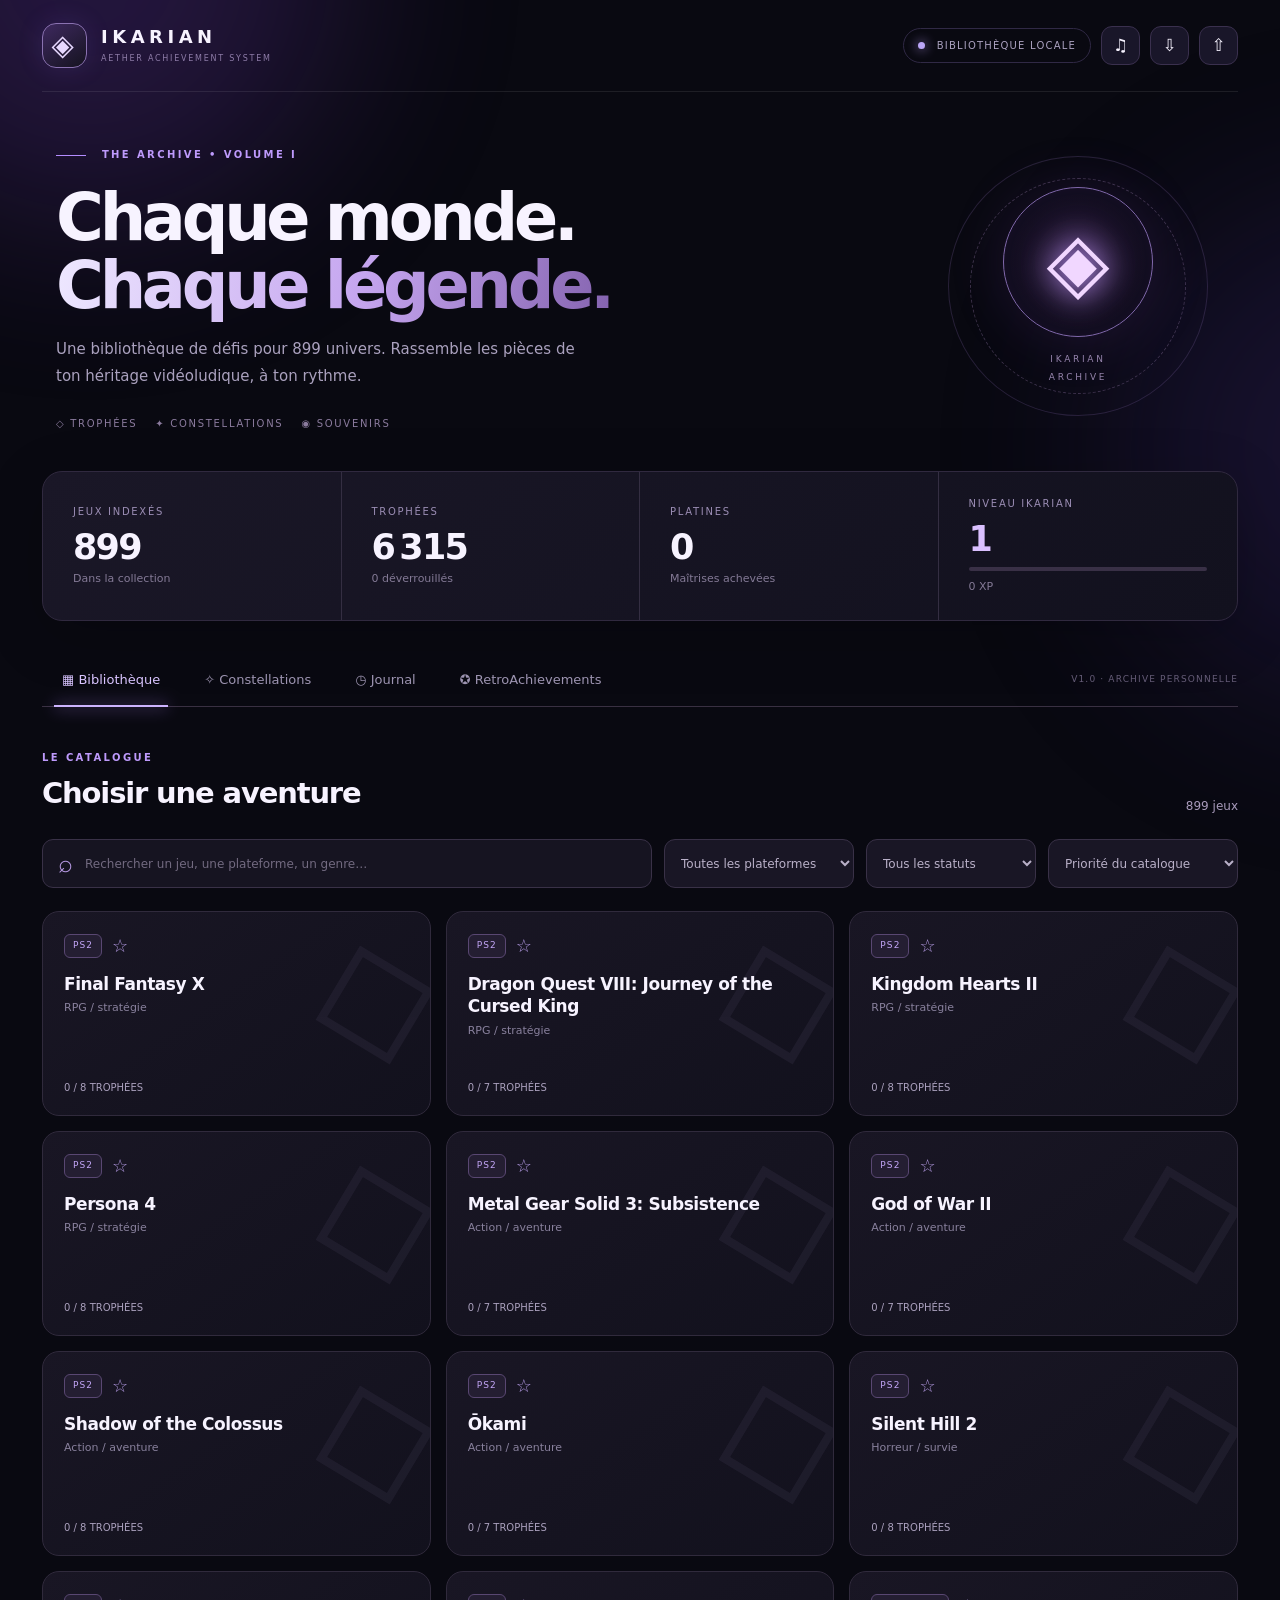
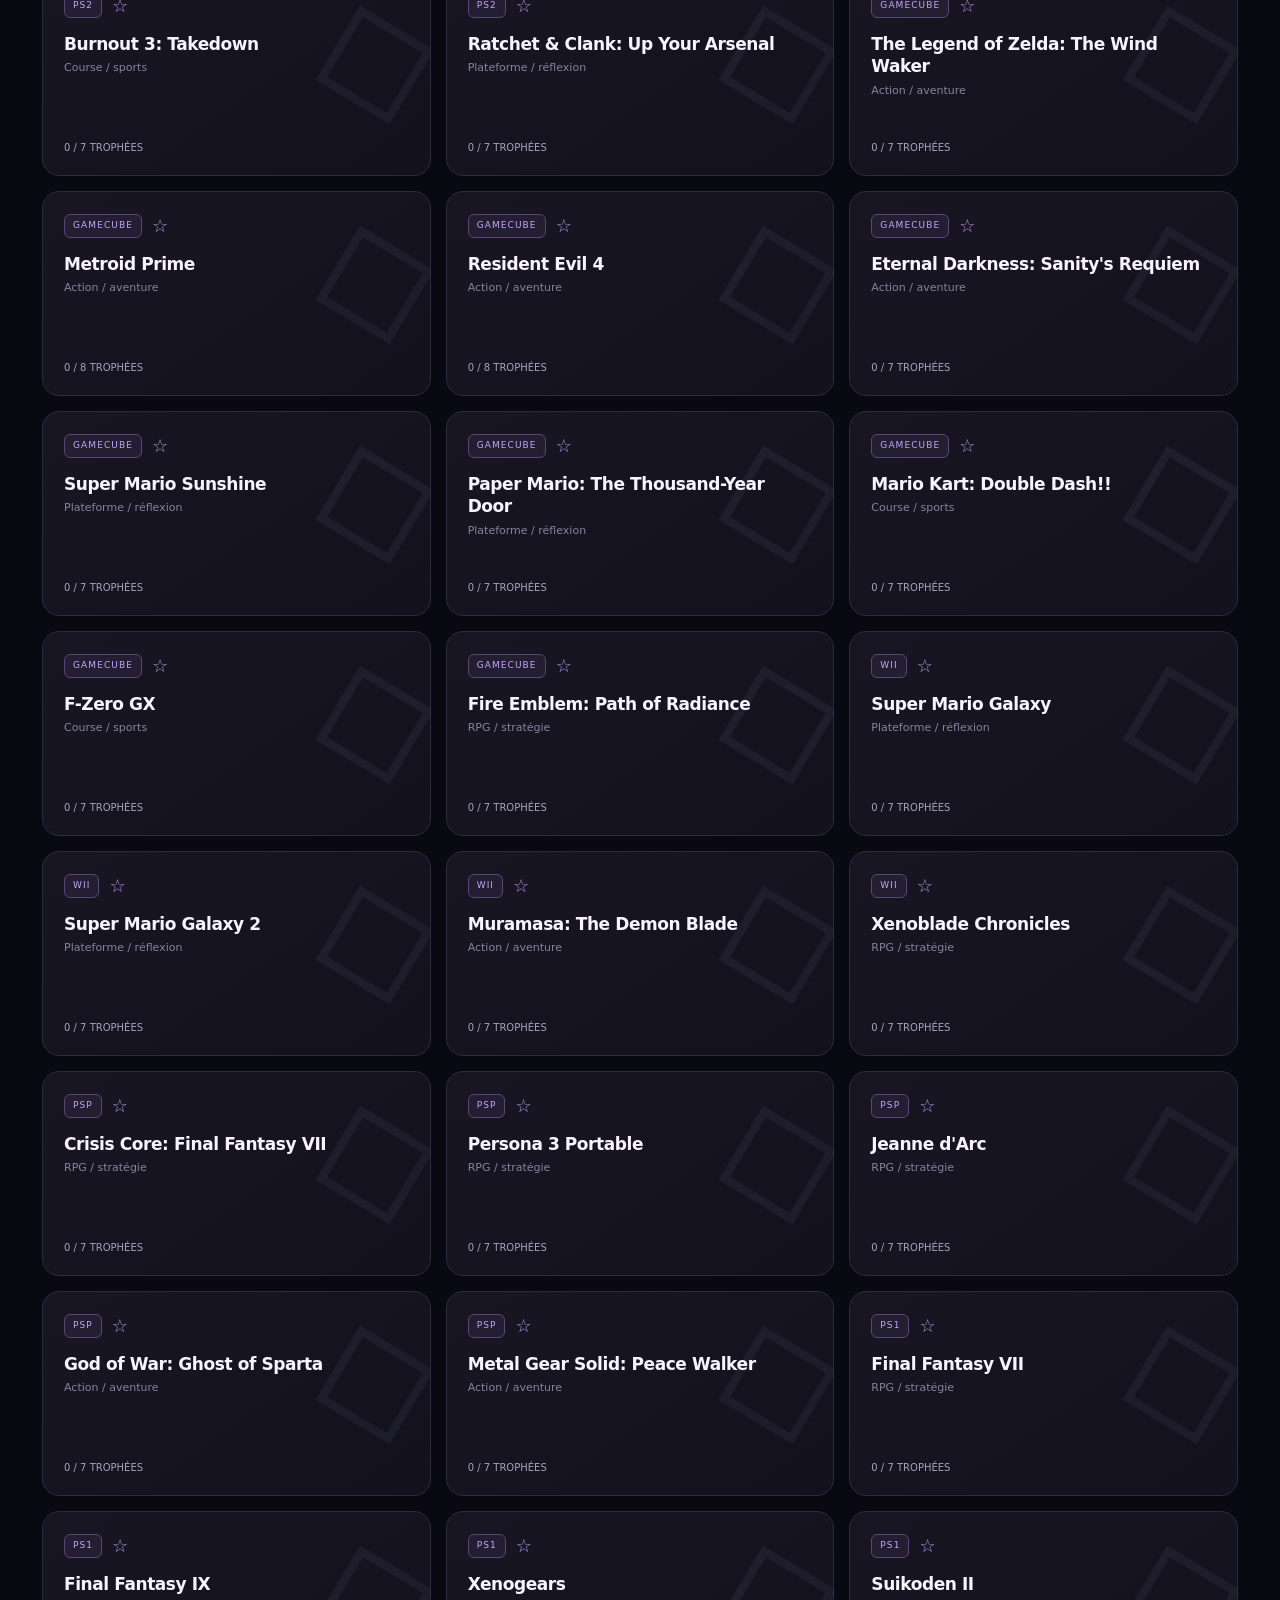
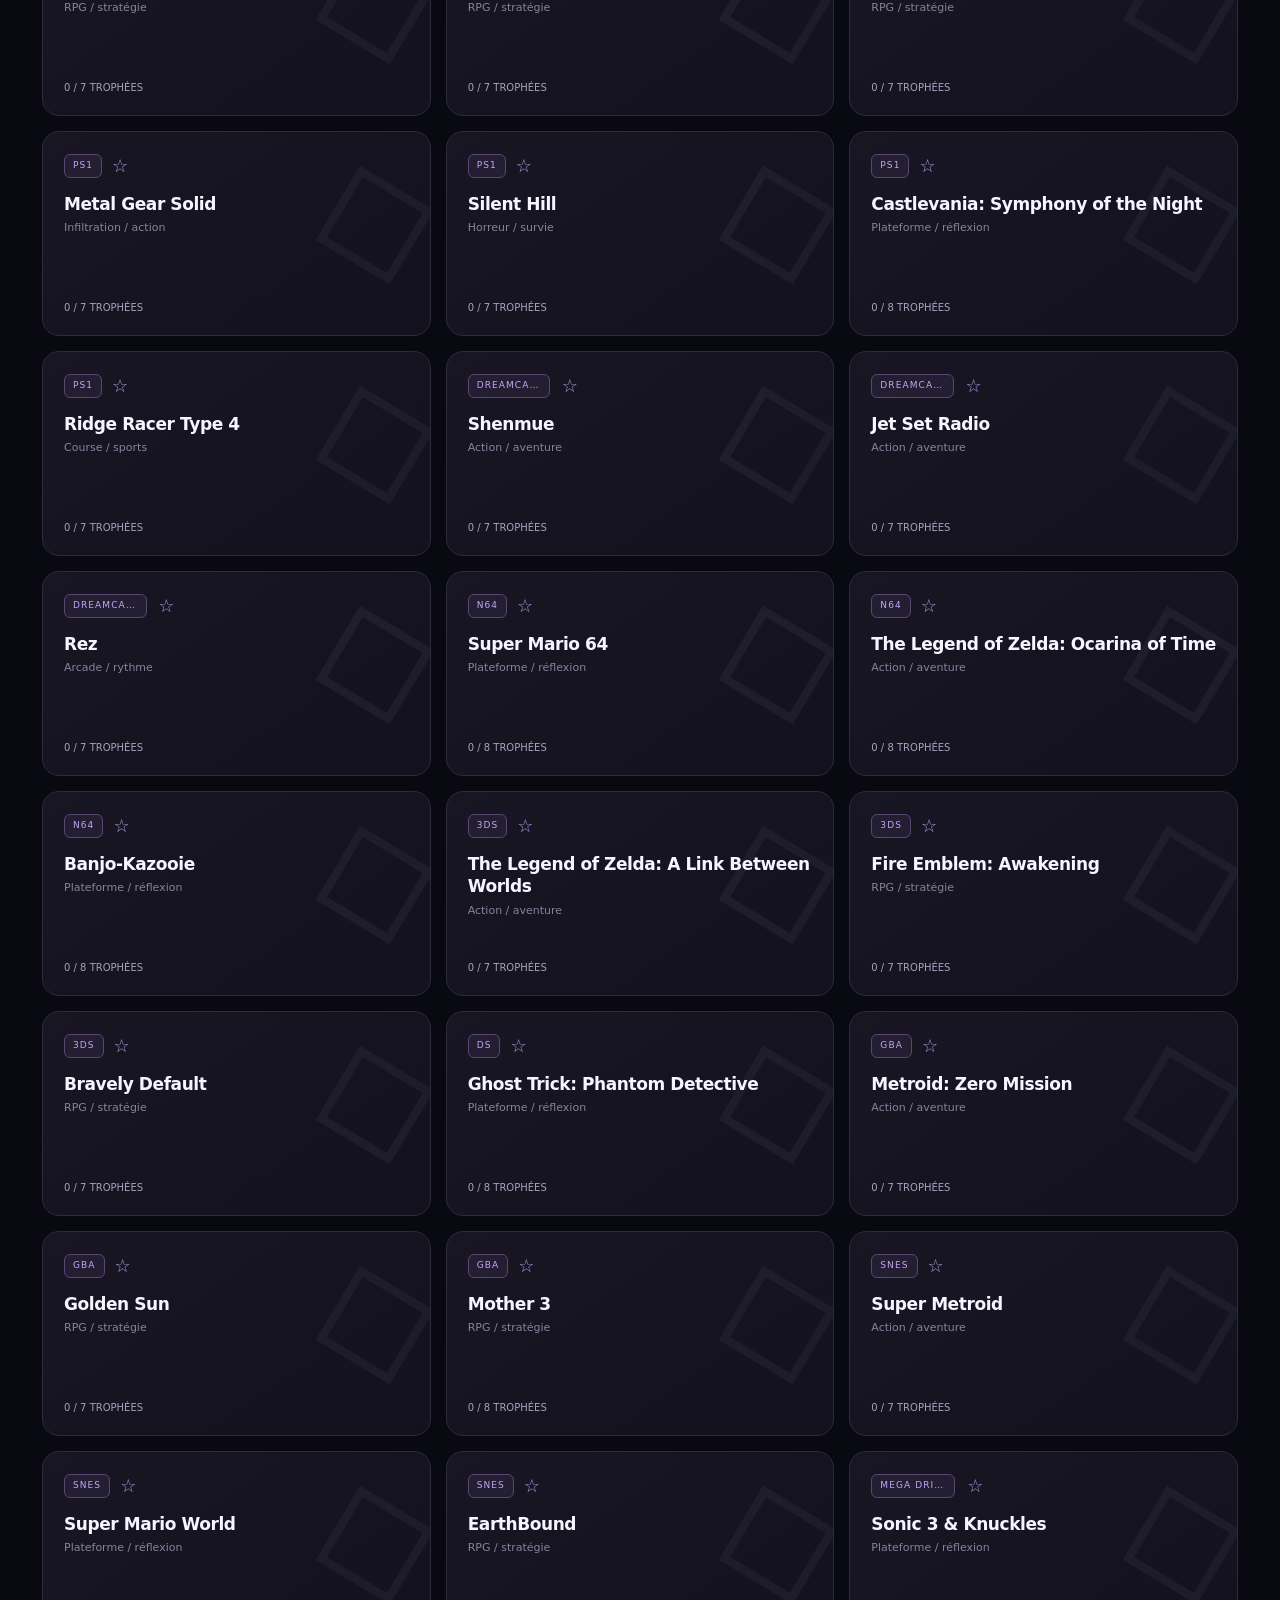
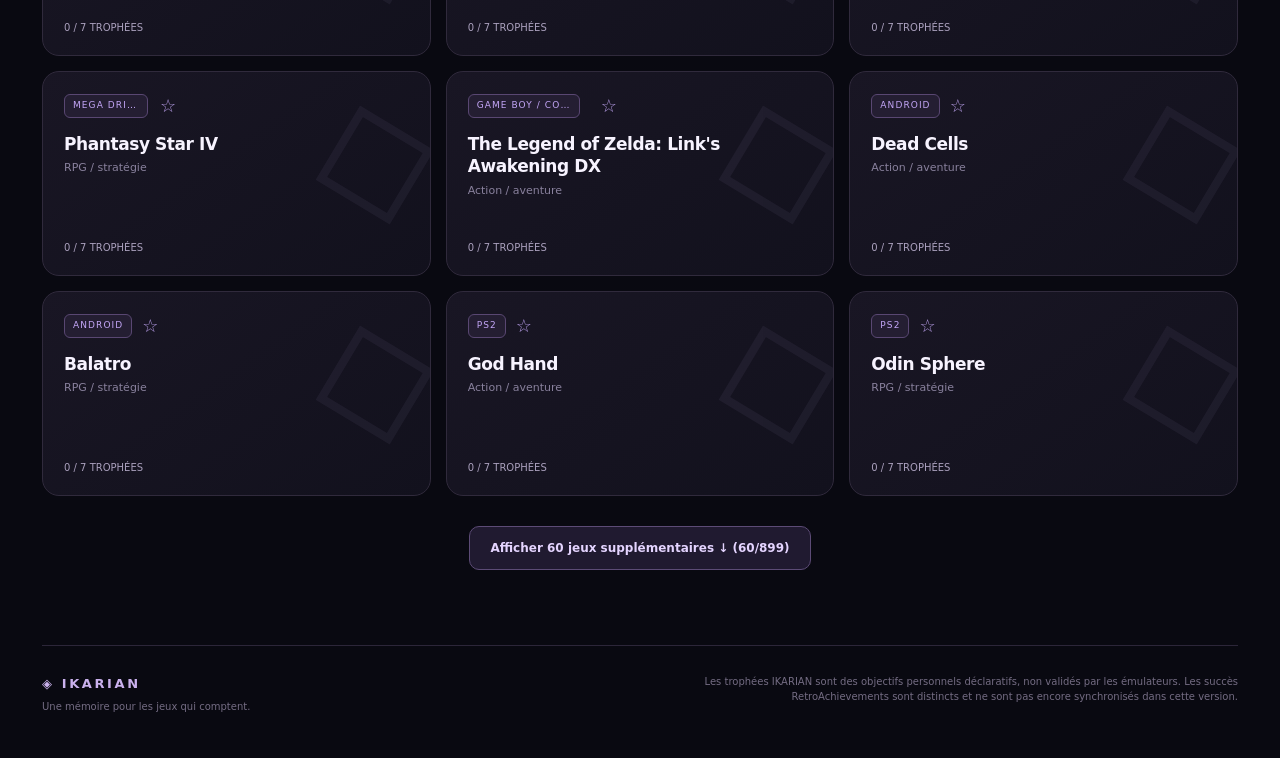
<file: docs/ikarian/index.html>
<!doctype html>
<html lang="fr">
<head>
  <meta charset="utf-8">
  <meta name="viewport" content="width=device-width,initial-scale=1,viewport-fit=cover">
  <meta name="theme-color" content="#090912">
  <meta name="description" content="IKARIAN — ton musée vivant de trophées et de collections rétro.">
  <title>IKARIAN — Aether Achievement System</title>
  <link rel="icon" href="icon.svg" type="image/svg+xml">
  <link rel="manifest" href="manifest.webmanifest">
  <link rel="stylesheet" href="styles.css">
  <script src="app.js" defer></script>
</head>
<body>
  <div class="ambient ambient-1"></div><div class="ambient ambient-2"></div>
  <div class="shell">
    <header class="topbar">
      <a class="brand" href="./" aria-label="IKARIAN accueil">
        <span class="brand-mark">◈</span>
        <span><strong>IKARIAN</strong><small>AETHER ACHIEVEMENT SYSTEM</small></span>
      </a>
      <div class="top-actions">
        <span class="mode-chip"><span class="pulse"></span> BIBLIOTHÈQUE LOCALE</span>
        <button class="icon-button" id="sound" title="Activer / désactiver les sons" aria-label="Activer ou désactiver les sons">♫</button>
        <button class="icon-button" id="export" title="Exporter la sauvegarde" aria-label="Exporter la sauvegarde">⇩</button>
        <button class="icon-button" id="import" title="Importer une sauvegarde" aria-label="Importer une sauvegarde">⇧</button>
        <input id="importfile" type="file" accept=".json,application/json" hidden>
      </div>
    </header>

    <main>
      <section class="hero">
        <div class="hero-copy">
          <span class="eyebrow"><span class="eyebrow-line"></span> THE ARCHIVE • VOLUME I</span>
          <h1>Chaque monde.<br><em>Chaque légende.</em></h1>
          <p>Une bibliothèque de défis pour 899 univers. Rassemble les pièces de ton héritage vidéoludique, à ton rythme.</p>
          <div class="hero-tags"><span>◇ TROPHÉES</span><span>✦ CONSTELLATIONS</span><span>◉ SOUVENIRS</span></div>
        </div>
        <div class="hero-emblem" aria-hidden="true"><div class="emblem-rings"><div class="emblem-core">◈</div></div><span>IKARIAN<br>ARCHIVE</span></div>
      </section>

      <section class="stats" id="stats" aria-live="polite">
        <div class="stat"><small>JEUX INDEXÉS</small><strong id="stat-games">—</strong><span>Dans la collection</span></div>
        <div class="stat"><small>TROPHÉES</small><strong id="stat-trophies">—</strong><span id="stat-unlocks">0 déverrouillé</span></div>
        <div class="stat"><small>PLATINES</small><strong id="stat-platinum">0</strong><span>Maîtrises achevées</span></div>
        <div class="stat stat-level"><small>NIVEAU IKARIAN</small><strong id="stat-level">1</strong><div class="level-bar"><div id="level-progress"></div></div><span id="stat-xp">0 XP</span></div>
      </section>

      <nav class="tabs" aria-label="Sections IKARIAN">
        <button data-tab="collection" class="tab active">▦ <span>Bibliothèque</span></button>
        <button data-tab="constellations" class="tab">✧ <span>Constellations</span></button>
        <button data-tab="journal" class="tab">◷ <span>Journal</span></button>
        <button data-tab="retroachievements" class="tab">✪ <span>RetroAchievements</span></button>
        <span class="nav-right">V1.0 · ARCHIVE PERSONNELLE</span>
      </nav>

      <section id="collection-page" class="page">
        <div class="section-heading"><div><span class="kicker">LE CATALOGUE</span><h2>Choisir une aventure</h2></div><div class="result-count" id="counter"></div></div>
        <div class="filters">
          <label class="search-field"><span>⌕</span><input id="search" type="search" placeholder="Rechercher un jeu, une plateforme, un genre…" autocomplete="off" aria-label="Rechercher un jeu"></label>
          <select id="platform" aria-label="Filtrer par plateforme"><option value="">Toutes les plateformes</option></select>
          <select id="status" aria-label="Filtrer par progression"><option value="all">Tous les statuts</option><option value="new">À découvrir</option><option value="started">En cours</option><option value="complete">Platines</option><option value="favorites">Favoris</option></select>
          <select id="sort" aria-label="Trier les jeux"><option value="priority">Priorité du catalogue</option><option value="title">Titre A → Z</option><option value="progress">Progression</option><option value="platform">Plateforme</option></select>
        </div>
        <div class="games-grid" id="games"></div>
        <p class="empty hidden" id="empty">Aucun jeu ne correspond à ces filtres.</p>
        <div class="load-row"><button class="secondary-button hidden" id="more">Afficher 60 jeux supplémentaires ↓</button></div>
      </section>

      <section id="constellations-page" class="page hidden">
        <div class="section-heading"><div><span class="kicker">RÉCOMPENSES TRANSVERSALES</span><h2>Les constellations</h2></div></div>
        <p class="section-desc">Maîtrise plusieurs univers pour débloquer des distinctions qui traversent les générations de consoles.</p>
        <div class="constellation-grid" id="constellations"></div>
      </section>

      <section id="journal-page" class="page hidden">
        <div class="section-heading"><div><span class="kicker">MÉMOIRE DE L'ARCHIVE</span><h2>Journal des exploits</h2></div></div>
        <div class="journal" id="journal"></div>
      </section>

      <section id="retroachievements-page" class="page hidden">
        <div class="section-heading"><div><span class="kicker">SYNCHRONISATION EXTERNE</span><h2>RetroAchievements</h2></div></div>
        <p class="section-desc">Consulte tes succès RetroAchievements importés depuis leur API. Ils restent distincts des défis personnels IKARIAN et ne donnent pas de XP IKARIAN.</p>
        <div class="ra-tools">
          <div><strong id="ra-user">Aucun compte importé</strong><p id="ra-summary">Pour commencer, exécute le script local ikarian/ra_sync.py, puis importe son JSON ici.</p></div>
          <button id="ra-import" class="primary-button">Importer les succès RA ⇧</button>
          <input id="ra-file" type="file" accept=".json,application/json" hidden>
        </div>
        <div id="ra-list" class="journal"></div>
      </section>

      <footer>
        <div><strong>◈ IKARIAN</strong><span>Une mémoire pour les jeux qui comptent.</span></div>
        <p>Les trophées IKARIAN sont des objectifs personnels déclaratifs, non validés par les émulateurs. Les succès RetroAchievements sont distincts et ne sont pas encore synchronisés dans cette version.</p>
      </footer>
    </main>
  </div>

  <dialog id="game-dialog" aria-labelledby="dialog-title">
    <div class="dialog-body">
      <div class="dialog-top"><span class="kicker" id="dialog-platform"></span><button id="close-dialog" class="icon-button" aria-label="Fermer">✕</button></div>
      <div class="dialog-title-row"><div><h2 id="dialog-title"></h2><p id="dialog-summary"></p></div><button id="favorite" class="favorite-button" aria-label="Ajouter aux favoris">☆</button></div>
      <div class="dialog-progress"><span id="dialog-progress-text"></span><strong id="dialog-percent"></strong><div class="progress-rail"><div id="dialog-progress-bar"></div></div></div>
      <p class="disclaimer">Défis IKARIAN personnels : tu valides manuellement ce que tu as réalisé. Aucun déblocage n'est présenté comme vérifié par le jeu.</p>
      <div class="trophy-list" id="trophy-list"></div>
      <div id="ra-game" class="ra-game hidden"></div>
      <label class="notes-label" for="notes">Carnet de voyage <small>(enregistré localement)</small></label>
      <textarea id="notes" placeholder="Une découverte, un souvenir, un objectif particulier…"></textarea>
      <div class="dialog-footer"><button id="save-note" class="primary-button">Enregistrer le carnet</button><span id="save-status" aria-live="polite"></span></div>
    </div>
  </dialog>
  <div id="toast-stack" class="toast-stack" aria-live="polite"></div>
  <div id="celebration" class="celebration hidden" aria-hidden="true"><div class="celebration-inner"><span class="burst-symbol">✦</span><small>IKARIAN · ACCOMPLISSEMENT</small><h2 id="celebration-title">Maîtrise achevée</h2><p id="celebration-subtitle"></p></div></div>
</body>
</html>
</file>
<file: docs/ikarian/styles.css>
:root{--bg:#090911;--panel:#13121e;--panel2:#191727;--line:#302a43;--text:#f7f3ff;--muted:#9d94b2;--lav:#bca4ff;--bright:#dbbcff;--gold:#ecc687;--silver:#9bb8d3;--bronze:#d1a18b;--radius:19px;--shadow:0 24px 80px #0008}
*{box-sizing:border-box}html{scroll-behavior:smooth}body{margin:0;background:var(--bg);color:var(--text);font:15px/1.5 Inter,ui-sans-serif,system-ui,-apple-system,'Segoe UI',sans-serif;min-height:100vh}button,select,input,textarea{font:inherit}button{cursor:pointer;color:inherit}button:focus-visible,input:focus-visible,select:focus-visible,textarea:focus-visible{outline:2px solid var(--lav);outline-offset:3px}.hidden{display:none!important}a{color:inherit;text-decoration:none}.ambient{position:fixed;z-index:-1;pointer-events:none;border-radius:50%;filter:blur(100px);opacity:.24}.ambient-1{width:500px;height:500px;top:-280px;left:-160px;background:#7a40c7}.ambient-2{width:500px;height:500px;top:200px;right:-340px;background:#442c8a}.shell{max-width:1400px;margin:auto;padding:0 42px}.topbar{height:92px;display:flex;align-items:center;justify-content:space-between;border-bottom:1px solid #ffffff16;gap:20px}.brand{display:flex;align-items:center;gap:14px;letter-spacing:.25em}.brand-mark{width:45px;height:45px;display:grid;place-items:center;border:1px solid #8a72b1;border-radius:14px;background:linear-gradient(145deg,#3e295f,#151320);font-size:29px;color:#e7d8ff;box-shadow:0 0 27px #996eff23}.brand strong{display:block;font-size:18px;letter-spacing:.25em;line-height:1.2}.brand small{display:block;color:#8e7ca8;font-size:8px;letter-spacing:.22em;margin-top:6px}.top-actions{display:flex;align-items:center;gap:10px}.mode-chip{font-size:10px;color:#aaa1bf;border:1px solid #302945;border-radius:40px;padding:9px 14px;letter-spacing:.12em;white-space:nowrap}.pulse{display:inline-block;width:7px;height:7px;background:#bba6f7;box-shadow:0 0 12px #bd9fff;border-radius:50%;margin-right:7px}.icon-button{background:#191629;border:1px solid #3a304e;border-radius:11px;width:39px;height:39px;font-size:17px;transition:.2s}.icon-button:hover,.favorite-button:hover{border-color:#b89ef7;background:#2c2543}.hero{min-height:345px;display:flex;align-items:center;justify-content:space-between;padding:50px 30px 40px 14px;gap:25px}.hero-copy{max-width:710px}.eyebrow,.kicker{font-size:10px;font-weight:650;letter-spacing:.24em;color:#be9afc}.eyebrow-line{display:inline-block;width:30px;height:1px;background:#b48dff;vertical-align:middle;margin-right:10px}.hero h1{font-size:clamp(40px,5.1vw,78px);letter-spacing:-.065em;line-height:1.05;font-weight:640;margin:18px 0 16px}.hero h1 em{font-style:normal;background:linear-gradient(100deg,#eee8ff 0%,#c5a5ef 55%,#8463af 100%);color:transparent;background-clip:text}.hero p{color:#aaa1be;max-width:525px;font-size:15px;line-height:1.8}.hero-tags{display:flex;gap:18px;flex-wrap:wrap;margin-top:26px;font-size:10px;letter-spacing:.17em;color:#8b7b9e}.hero-emblem{width:260px;height:260px;display:flex;align-items:center;justify-content:center;flex-direction:column;position:relative;isolation:isolate;flex-shrink:0}.hero-emblem:before{content:'';position:absolute;inset:0;border:1px solid #655085;border-radius:50%;opacity:.33;transform:rotate(-12deg)}.hero-emblem:after{content:'';position:absolute;inset:22px;border:1px dashed #9379a85e;border-radius:50%;animation:spin 90s linear infinite}.emblem-rings{height:150px;width:150px;display:grid;place-items:center;background:radial-gradient(circle,#37214c 0,#0e0c1a 65%);border:1px solid #8269ad;border-radius:50%;box-shadow:0 0 55px #713da531,inset 0 0 30px #4c257333}.emblem-core{font-size:82px;color:#f1d7ff;text-shadow:0 0 30px #c69fff;line-height:1}.hero-emblem>span{font-size:9px;letter-spacing:.3em;color:#9684ad;text-align:center;line-height:2;margin-top:13px}.stats{display:grid;grid-template-columns:repeat(4,1fr);background:linear-gradient(140deg,#1a1727,#12111e);border:1px solid #30293f;border-radius:20px;overflow:hidden;box-shadow:0 15px 60px #0003}.stat{padding:24px 30px;min-height:136px;display:flex;flex-direction:column;justify-content:center;border-right:1px solid #342e42}.stat:last-child{border-right:0}.stat small{font-size:10px;letter-spacing:.17em;color:#9b8db4}.stat strong{font-size:35px;letter-spacing:-.05em;line-height:1.25;font-weight:650;margin:7px 0 2px;font-variant-numeric:tabular-nums}.stat>span{font-size:11px;color:#847a96}.stat-level strong{color:#dac0ff}.level-bar{height:4px;background:#393046;border-radius:12px;overflow:hidden;margin:4px 0 8px}.level-bar div{height:100%;width:0;background:linear-gradient(90deg,#7d5ec7,#c9a7ff);transition:width .45s}.tabs{display:flex;align-items:center;gap:4px;border-bottom:1px solid #393042;margin-top:32px;margin-bottom:38px}.tab{border:0;background:none;padding:17px 20px;color:#9d94b1;position:relative;font-size:13px;transition:.2s}.tab:hover{color:#f7f3ff}.tab.active{color:#d9c4ff}.tab.active:after{content:'';height:2px;background:#cdb4ff;position:absolute;bottom:-1px;left:12px;right:12px;box-shadow:0 0 16px #b088f7}.nav-right{margin-left:auto;color:#655c77;font-size:9px;letter-spacing:.13em}.section-heading{display:flex;align-items:end;justify-content:space-between;gap:20px;margin-bottom:24px}.section-heading h2{font-size:29px;letter-spacing:-.04em;font-weight:580;margin:4px 0 0}.result-count{color:#a99bbc;font-size:12px}.section-desc{color:#aaa0b9;max-width:690px;margin:-7px 0 29px}.filters{display:grid;grid-template-columns:minmax(260px,1fr) 190px 170px 190px;gap:12px;margin-bottom:23px}.search-field{background:#161421;border:1px solid #393147;border-radius:11px;display:flex;align-items:center;gap:10px;padding:0 15px}.search-field span{font-size:25px;color:#b99be5}.search-field input{height:47px;width:100%;border:0;outline:0;background:none;color:#f7f3ff;min-width:0;font-size:12px}.search-field input::placeholder{color:#726a80}.filters select{min-width:0;background:#191625;color:#b9b0c8;border:1px solid #393147;border-radius:11px;padding:0 12px;height:49px;font-size:12px}.games-grid{display:grid;grid-template-columns:repeat(3,minmax(0,1fr));gap:15px}.game{display:flex;flex-direction:column;min-height:205px;text-align:left;background:linear-gradient(145deg,#191624,#12111d);border:1px solid #302a3c;border-radius:17px;padding:20px 21px;position:relative;overflow:hidden;transition:transform .18s,background .18s,border-color .18s;isolation:isolate}.game:hover{transform:translateY(-3px);border-color:#9279bc;background:#1e1a2e}.game::before{content:'◇';position:absolute;right:-3px;top:-40px;font-size:160px;opacity:.055;color:#d6c1ff;transform:rotate(-14deg);z-index:-1}.game-top{display:flex;align-items:center;justify-content:space-between;gap:10px}.platform-pill{font-size:9px;letter-spacing:.12em;text-transform:uppercase;color:#c3a6f7;border:1px solid #594772;background:#241e32;border-radius:6px;padding:4px 8px;max-width:75%;white-space:nowrap;overflow:hidden;text-overflow:ellipsis}.game-favorite{font-size:18px;color:#ad94db}.game h3{font-size:17px;line-height:1.3;letter-spacing:-.025em;font-weight:620;margin:14px 0 5px;overflow-wrap:anywhere}.game .genre{color:#89819d;font-size:11px}.game-bottom{display:flex;align-items:center;justify-content:space-between;gap:12px;margin-top:auto;padding-top:18px}.game-count{font-size:10px;color:#aaa0bd;white-space:nowrap}.progress-rail{background:#383147;border-radius:50px;height:4px;overflow:hidden}.progress-rail>div{height:100%;background:linear-gradient(90deg,#8665c9,#dbbaff);width:0;transition:width .3s}.game-bar{flex:1;max-width:120px}.mastered{color:#f1c787!important}.game.mastered-card{border-color:#806a48}.game.mastered-card:after{content:'✦';position:absolute;right:15px;bottom:38px;color:#f3d398;opacity:.65}.load-row{text-align:center;padding:30px 0 60px}.secondary-button,.primary-button{border-radius:10px;padding:12px 20px;border:1px solid #5c4b76;background:#201a30;color:#e4d4ff;font-weight:550;font-size:12px}.secondary-button:hover{background:#332647}.primary-button{color:#120b20;border:0;background:linear-gradient(95deg,#c3a4ff,#f1dfff)}.primary-button:hover{filter:brightness(1.08)}.empty{padding:60px;text-align:center;color:#b8acc8}.constellation-grid{display:grid;grid-template-columns:repeat(3,minmax(0,1fr));gap:16px;padding-bottom:60px}.constellation{border:1px solid #3d3451;border-radius:17px;padding:24px;background:linear-gradient(135deg,#1b172b,#13111e);min-height:180px}.constellation-icon{font-size:26px;color:#d9bcfc}.constellation h3{font-size:16px;margin:12px 0 4px}.constellation p{color:#9e92ad;font-size:12px;margin:0 0 20px}.constellation-info{display:flex;justify-content:space-between;color:#aaa0bc;font-size:11px;margin-bottom:7px}.constellation.done{border-color:#aa8557;background:linear-gradient(135deg,#33251e,#181220)}.constellation.done .constellation-icon{color:#f9d29c}.journal{display:flex;flex-direction:column;gap:12px;min-height:120px;padding-bottom:50px}.journal-item{display:flex;gap:16px;align-items:center;padding:17px 20px;border:1px solid #342c44;border-radius:13px;background:#171321}.journal-symbol{font-size:26px;color:#bb9bef;width:38px;text-align:center}.journal-item strong{display:block}.journal-item span{color:#8f86a0;font-size:12px}.journal-item time{margin-left:auto;color:#a29ab1;font-size:11px;white-space:nowrap}footer{border-top:1px solid #2c2639;display:flex;justify-content:space-between;gap:30px;padding:28px 0 42px;margin-top:15px}footer div{min-width:200px}footer strong{display:block;font-size:13px;letter-spacing:.2em;color:#cab1ed}footer span,footer p{font-size:10px;color:#746c83}footer p{max-width:600px;margin:0;text-align:right}dialog{position:fixed;border:1px solid #655278;background:linear-gradient(145deg,#211b32,#12111d);box-shadow:var(--shadow);border-radius:21px;width:min(790px,calc(100vw - 24px));max-height:min(90vh,930px);padding:0;color:#f4ecff;overflow:auto}dialog::backdrop{background:#080710de;backdrop-filter:blur(11px)}.dialog-body{padding:28px 32px 35px}.dialog-top,.dialog-title-row{display:flex;align-items:center;justify-content:space-between;gap:12px}.dialog-title-row{align-items:start;margin-top:11px}.dialog-title-row h2{font-size:30px;letter-spacing:-.045em;line-height:1.15;margin:0 0 7px}.dialog-title-row p{margin:0;color:#a397b6;font-size:12px}.favorite-button{font-size:28px;color:#c5a7ff;border:1px solid #3b3152;background:#261e37;border-radius:12px;width:45px;height:45px;flex-shrink:0}.dialog-progress{display:grid;grid-template-columns:1fr auto;gap:5px;margin:25px 0 8px;font-size:11px;color:#bdb1d2}.dialog-progress .progress-rail{grid-column:1/-1;height:5px}.dialog-progress strong{font-size:13px;color:#ded1fc}.disclaimer{color:#887d9d;font-size:11px;border:1px dashed #4b3c60;border-radius:9px;padding:10px 12px;margin:17px 0}.trophy-list{display:flex;flex-direction:column;gap:9px}.trophy-item{display:flex;align-items:center;gap:12px;text-align:left;width:100%;background:#1c172a;border:1px solid #39314c;border-radius:11px;padding:12px 14px}.trophy-item:hover{border-color:#8f76b6}.trophy-item.locked{opacity:.82}.trophy-icon{width:43px;height:43px;border:1px solid #5c4c69;background:#292237;border-radius:10px;display:grid;place-items:center;flex-shrink:0;font-size:24px}.rarity-bronze .trophy-icon{color:var(--bronze)}.rarity-silver .trophy-icon{color:var(--silver)}.rarity-gold .trophy-icon{color:var(--gold)}.rarity-platinum .trophy-icon{color:#e4d5ff}.rarity-mythic .trophy-icon{color:#fdcf96}.trophy-item.unlocked{border-color:#665880;background:#282039}.trophy-title{font-size:13px;font-weight:650}.trophy-description{font-size:11px;line-height:1.5;color:#a89cb7;margin-top:3px}.trophy-kind{color:#9589a9;font-size:9px;letter-spacing:.08em;text-transform:uppercase;white-space:nowrap}.trophy-right{margin-left:auto;text-align:right;flex-shrink:0}.trophy-right strong{display:block;color:#c9acff;font-size:11px}.trophy-right span{display:block;color:#888098;font-size:9px;margin-top:3px}.notes-label{display:block;margin-top:24px;margin-bottom:8px;font-weight:650;font-size:12px}.notes-label small{color:#8e83a5;font-size:10px;font-weight:400;margin-left:5px}textarea{resize:vertical;min-height:90px;width:100%;background:#12101d;border:1px solid #443654;border-radius:11px;padding:13px;color:#e7dafd;font-size:12px;line-height:1.6}textarea::placeholder{color:#706582}.dialog-footer{display:flex;justify-content:space-between;align-items:center;margin-top:12px;font-size:11px;color:#c3b5dc}.toast-stack{position:fixed;bottom:30px;right:28px;z-index:2000;display:flex;flex-direction:column;gap:10px;max-width:min(420px,calc(100vw - 36px));pointer-events:none}.toast{pointer-events:auto;display:flex;gap:13px;align-items:center;min-height:73px;background:linear-gradient(115deg,#322344,#181322);box-shadow:0 12px 45px #0009;border:1px solid #8769b2;border-radius:14px;padding:13px 18px;animation:toastIn .36s cubic-bezier(.22,1,.36,1)}.toast-symbol{font-size:29px;color:#efd2ff;text-shadow:0 0 23px #be8bff}.toast strong{display:block;font-size:13px}.toast span{color:#b9a7cf;display:block;font-size:11px}.toast small{color:#e5ca92;font-size:9px;letter-spacing:.1em}.toast.error{border-color:#b56d74}.celebration{position:fixed;inset:0;z-index:2100;display:grid;place-items:center;background:#0a0710d4;backdrop-filter:blur(18px);animation:fadeIn .3s}.celebration-inner{text-align:center;padding:32px;max-width:90vw}.burst-symbol{display:block;font-size:100px;color:#f6dab7;text-shadow:0 0 75px #bb81ff;animation:burst 1.5s ease-in-out infinite alternate}.celebration small{letter-spacing:.28em;color:#d0b1ef}.celebration h2{font-size:clamp(31px,5vw,60px);letter-spacing:-.05em;margin:14px 0}.celebration p{color:#b7a8c6}body.modal-open{overflow:hidden}@keyframes spin{to{transform:rotate(360deg)}}@keyframes toastIn{from{opacity:0;transform:translateY(24px) scale(.96)}to{opacity:1;transform:translateY(0) scale(1)}}@keyframes fadeIn{from{opacity:0}to{opacity:1}}@keyframes burst{from{transform:scale(.85) rotate(-9deg);filter:brightness(.8)}to{transform:scale(1.05) rotate(7deg);filter:brightness(1.5)}}@media(max-width:1050px){.shell{padding:0 22px}.filters{grid-template-columns:minmax(250px,1fr) 1fr 1fr}.filters #sort{grid-column:3}.filters .search-field{grid-column:1/-1}.games-grid,.constellation-grid{grid-template-columns:repeat(2,minmax(0,1fr))}.hero-emblem{width:190px;height:190px}.hero{min-height:300px}}@media(max-width:680px){.shell{padding:0 14px}.topbar{height:75px}.brand small{font-size:7px}.brand-mark{width:40px;height:40px}.mode-chip{display:none}.top-actions{gap:5px}.icon-button{width:33px;height:33px;font-size:14px}.hero{padding:40px 3px 25px;min-height:280px}.hero-emblem{display:none}.hero h1{font-size:clamp(40px,10vw,58px)}.hero p{font-size:13px}.hero-tags{gap:10px;font-size:9px}.stats{grid-template-columns:repeat(2,1fr)}.stat{min-height:108px;padding:16px;border-bottom:1px solid #3a2c4e}.stat:nth-child(2){border-right:0}.stat:nth-child(n+3){border-bottom:0}.stat strong{font-size:27px}.tabs{margin-top:23px;margin-bottom:27px;gap:0}.tab{padding:15px 11px;font-size:12px}.nav-right{display:none}.section-heading h2{font-size:25px}.filters{grid-template-columns:1fr 1fr;gap:8px}.filters #sort{grid-column:auto}.filters select{font-size:11px}.games-grid,.constellation-grid{grid-template-columns:1fr;gap:11px}.game{min-height:160px;padding:16px}.game h3{font-size:16px}.dialog-body{padding:20px 16px}.dialog-title-row h2{font-size:24px}.trophy-item{padding:10px 9px;gap:8px}.trophy-icon{width:36px;height:36px;font-size:20px}.trophy-description{font-size:10px}.trophy-kind{font-size:8px}.trophy-right strong{font-size:10px}footer{display:block}footer p{text-align:left;margin-top:12px}}@media(prefers-reduced-motion:reduce){*,*::before,*::after{animation:none!important;transition:none!important;scroll-behavior:auto!important}}

.ra-tools{display:flex;align-items:center;justify-content:space-between;gap:25px;padding:24px;margin-bottom:20px;border-radius:17px;border:1px solid #514067;background:linear-gradient(110deg,#261d36,#15111f)}
.ra-tools strong{display:block;font-size:18px}
.ra-tools p{font-size:12px;color:#a99abd;margin:5px 0 0;line-height:1.65}
.ra-tools button{white-space:nowrap}
.ra-game{margin-top:24px;padding:16px;border:1px solid #58416b;background:#181323;border-radius:13px}
.ra-game-heading{display:flex;justify-content:space-between;gap:12px;margin-bottom:12px;font-size:12px;color:#d8b5ff}
.ra-game-heading small{color:#8d7f9e;font-size:10px}
.ra-game-row{display:flex;gap:12px;align-items:center;padding:10px 0;border-top:1px solid #352b40}
.ra-game-row>span{color:#cfadff;font-size:20px}
.ra-game-row>div{flex:1}.ra-game-row strong{display:block;font-size:12px}
.ra-game-row small{display:block;font-size:10px;color:#998ba9}
.ra-game-row>small{color:#d5b7e9;font-size:9px}
@media(max-width:680px){.tabs{overflow-x:auto}.tab{white-space:nowrap}.ra-tools{display:block}.ra-tools button{margin-top:14px;width:100%}.ra-game-heading{display:block}.ra-game-row>small{display:none}}
</file>
